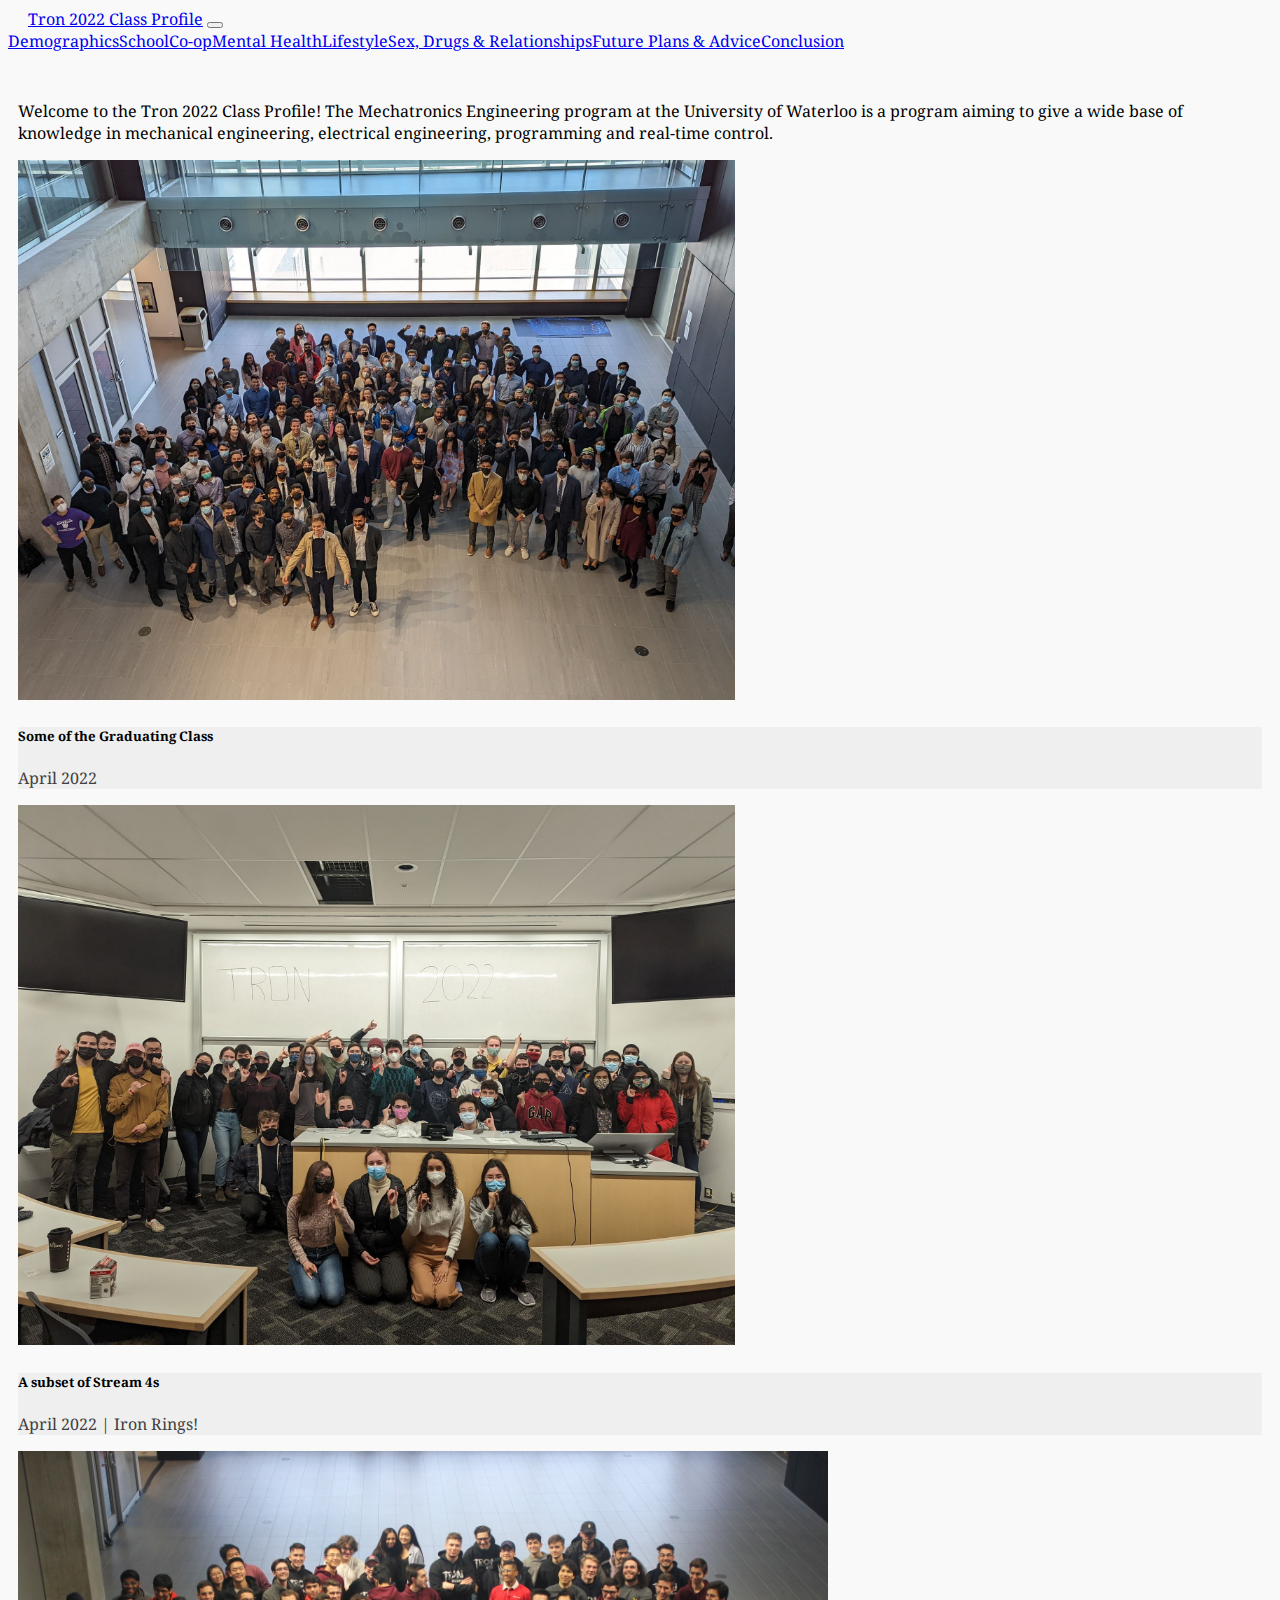
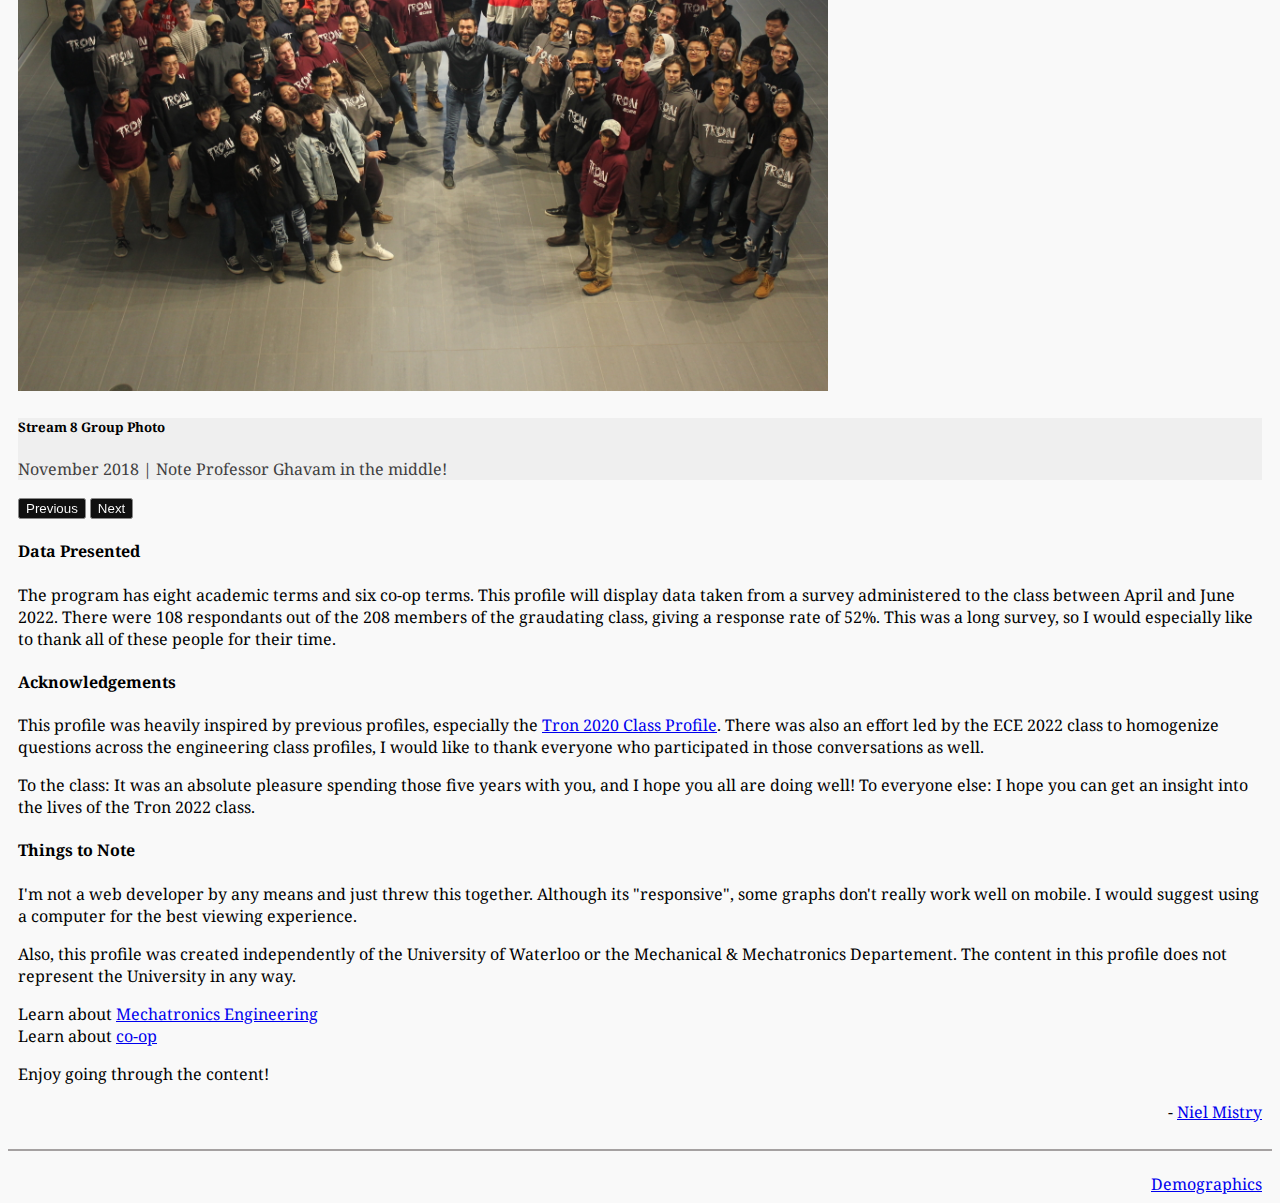
<file: index.html>
<!doctype html>
<html lang="en" data-bs-theme="light">

<head>
    <!-- Google tag (gtag.js) -->
    <script async src="https://www.googletagmanager.com/gtag/js?id=G-RNSN3MQ0Q7"></script>
    <script>
        window.dataLayer = window.dataLayer || [];
        function gtag() { dataLayer.push(arguments); }
        gtag('js', new Date());

        gtag('config', 'G-RNSN3MQ0Q7');
    </script>

    <link rel="preconnect" href="https://fonts.googleapis.com">
    <link rel="preconnect" href="https://fonts.gstatic.com" crossorigin>
    <link href="https://fonts.googleapis.com/css2?family=Noto+Serif&family=Poppins:wght@300&display=swap"
        rel="stylesheet">
    <link rel="stylesheet" href="style.css">
    <meta charset="utf-8">
    <meta name="viewport" content="width=device-width, initial-scale=1">
    <meta name="page-name" content="index">
    <title>Mechatronics Class Profile 2022</title>
    <link href=" https://cdn.jsdelivr.net/npm/bootstrap@5.3.0-alpha3/dist/css/bootstrap.min.css" rel="stylesheet"
        integrity="sha384-KK94CHFLLe+nY2dmCWGMq91rCGa5gtU4mk92HdvYe+M/SXH301p5ILy+dN9+nJOZ" crossorigin="anonymous">
</head>

<body>
    <script src="https://cdn.jsdelivr.net/npm/bootstrap@5.3.0-alpha3/dist/js/bootstrap.bundle.min.js"
        integrity="sha384-ENjdO4Dr2bkBIFxQpeoTz1HIcje39Wm4jDKdf19U8gI4ddQ3GYNS7NTKfAdVQSZe"
        crossorigin="anonymous"></script>

    <script src="plotly.min.js"></script>
    <nav class="navbar navbar-expand-lg navbar-light bg-light">
        <a class="navbar-brand" href="index.html">Tron 2022 Class Profile</a>
        <button class="navbar-toggler" type="button" data-toggle="collapse" data-target="#navbarNavAltMarkup"
            aria-controls="navbarNavAltMarkup" aria-expanded="false" aria-label="Toggle navigation">
            <span class="navbar-toggler-icon"></span>
        </button>
        <div class="collapse navbar-collapse" id="navbarNavAltMarkup">
            <div class="navbar-nav" id="topNavBar">

            </div>
        </div>
    </nav>
    <div class="container">
        <div class="alert alert-warning mobile-warning">
            View this website on desktop for the best experience!
        </div>
        <div class="row index-row border-row">
            <p class="lead">
                Welcome to the Tron 2022 Class Profile! The Mechatronics Engineering program at the University of
                Waterloo is a program aiming to give a wide base of knowledge in mechanical engineering, electrical
                engineering, programming and real-time
                control.

            </p>
            <div class="image-container row">
                <div id="photoCarousel" class="carousel slide">
                    <div class="carousel-inner">
                        <div class="carousel-item active">
                            <img src="img/mixed-class.jpg" class="d-block w-100" alt="..." class="">
                            <div class="carousel-caption">
                                <h5>Some of the Graduating Class</h5>
                                <p>April 2022</p>
                            </div>

                        </div>

                        <div class="carousel-item">
                            <img src="img/some-stream4s.jpg" class="d-block w-100" alt="..." class="">
                            <div class="carousel-caption">
                                <h5>A subset of Stream 4s</h5>
                                <p>April 2022 | Iron Rings!</p>
                            </div>

                        </div>



                        <div class="carousel-item">
                            <img src="img/IMG_3351.jpg" class="d-block w-100" alt="...">
                            <div class="carousel-caption">

                                <h5>Stream 8 Group Photo</h5>
                                <p>November 2018 | Note Professor Ghavam in the middle!</p>
                            </div>

                        </div>
                    </div>
                    <button class="carousel-control-prev" type="button" data-bs-target="#photoCarousel"
                        data-bs-slide="prev">
                        <span class="carousel-control-prev-icon" aria-hidden="true"></span>
                        <span class="visually-hidden">Previous</span>
                    </button>
                    <button class="carousel-control-next" type="button" data-bs-target="#photoCarousel"
                        data-bs-slide="next">
                        <span class="carousel-control-next-icon" aria-hidden="true"></span>
                        <span class="visually-hidden">Next</span>
                    </button>
                </div>
            </div>
            <h4>Data Presented</h4>
            <p>
                The program has eight academic terms and six co-op terms. This profile will display data taken from
                a survey administered to the class between April and June 2022. There were 108 respondants out of
                the 208 members of the graudating class, giving a response rate of 52%. This was a long survey, so I
                would especially like to thank all of these people for their time.
            </p>
            <h4>Acknowledgements</h4>
            <p>
                This profile was heavily inspired by previous profiles, especially the <a
                    href="https://tron2020classprofile.github.io">Tron 2020 Class Profile</a>.
                There was also an effort led by the ECE 2022 class to homogenize questions across the engineering
                class profiles, I would like to thank everyone who participated in those conversations as well.
            </p>
            <p>
                To the class: It was an absolute pleasure spending those five years with you, and I hope you all are
                doing well! To everyone else: I hope you can get an insight into the lives of the Tron 2022 class.
            </p>
            <h4>Things to Note</h4>
            <p>
                I'm not a web developer by any means and just threw this together. Although its "responsive", some
                graphs
                don't really work well on mobile. I would suggest using a computer for the best viewing experience.
            </p>

            <p>
                Also, this profile was created independently of the University of Waterloo or the Mechanical &
                Mechatronics Departement. The content in this profile does not represent the University in any way.
            </p>

            <p>
                Learn about <a
                    href="https://uwaterloo.ca/mechanical-mechatronics-engineering/undergraduate-students/future-students/what-is-mechatronics-engineering">Mechatronics
                    Engineering</a>
                <br>
                Learn about <a href="https://uwaterloo.ca/future-students/co-op">co-op</a>
            </p>
            <p>
                Enjoy going through the content!
            </p>
            <p align="right">- <a href="https://linkedin.com/in/niel-mistry">Niel Mistry</a></p>

        </div>
        <div class="row">
            <div class="col-4"><a href="#" id="previous-link" type="button"
                    class="btn btn-outline-secondary">Previous</a></div>
            <div class="col-4" style="text-align:center"></div>
            <div class="col-4" style="text-align: right;"><a href=" #" id="next-link" type="button"
                    class="btn btn-outline-primary">Next</a></div>

        </div>
    </div>

    </div>
    <script src="graphs.js"></script>
    <script src="https://code.jquery.com/jquery-3.2.1.slim.min.js"
        integrity="sha384-KJ3o2DKtIkvYIK3UENzmM7KCkRr/rE9/Qpg6aAZGJwFDMVNA/GpGFF93hXpG5KkN"
        crossorigin="anonymous"></script>
    <script src="https://cdn.jsdelivr.net/npm/popper.js@1.12.9/dist/umd/popper.min.js"
        integrity="sha384-ApNbgh9B+Y1QKtv3Rn7W3mgPxhU9K/ScQsAP7hUibX39j7fakFPskvXusvfa0b4Q"
        crossorigin="anonymous"></script>
    <script src="https://cdn.jsdelivr.net/npm/bootstrap@4.0.0/dist/js/bootstrap.min.js"
        integrity="sha384-JZR6Spejh4U02d8jOt6vLEHfe/JQGiRRSQQxSfFWpi1MquVdAyjUar5+76PVCmYl"
        crossorigin="anonymous"></script>
    <script>
        const myCarouselElement = document.querySelector('#carousel')

        const carousel = new bootstrap.Carousel(myCarouselElement, {
            interval: 2000,
            touch: false
        })
    </script>

    <script src="main.js"></script>
</body>

</html>
</file>
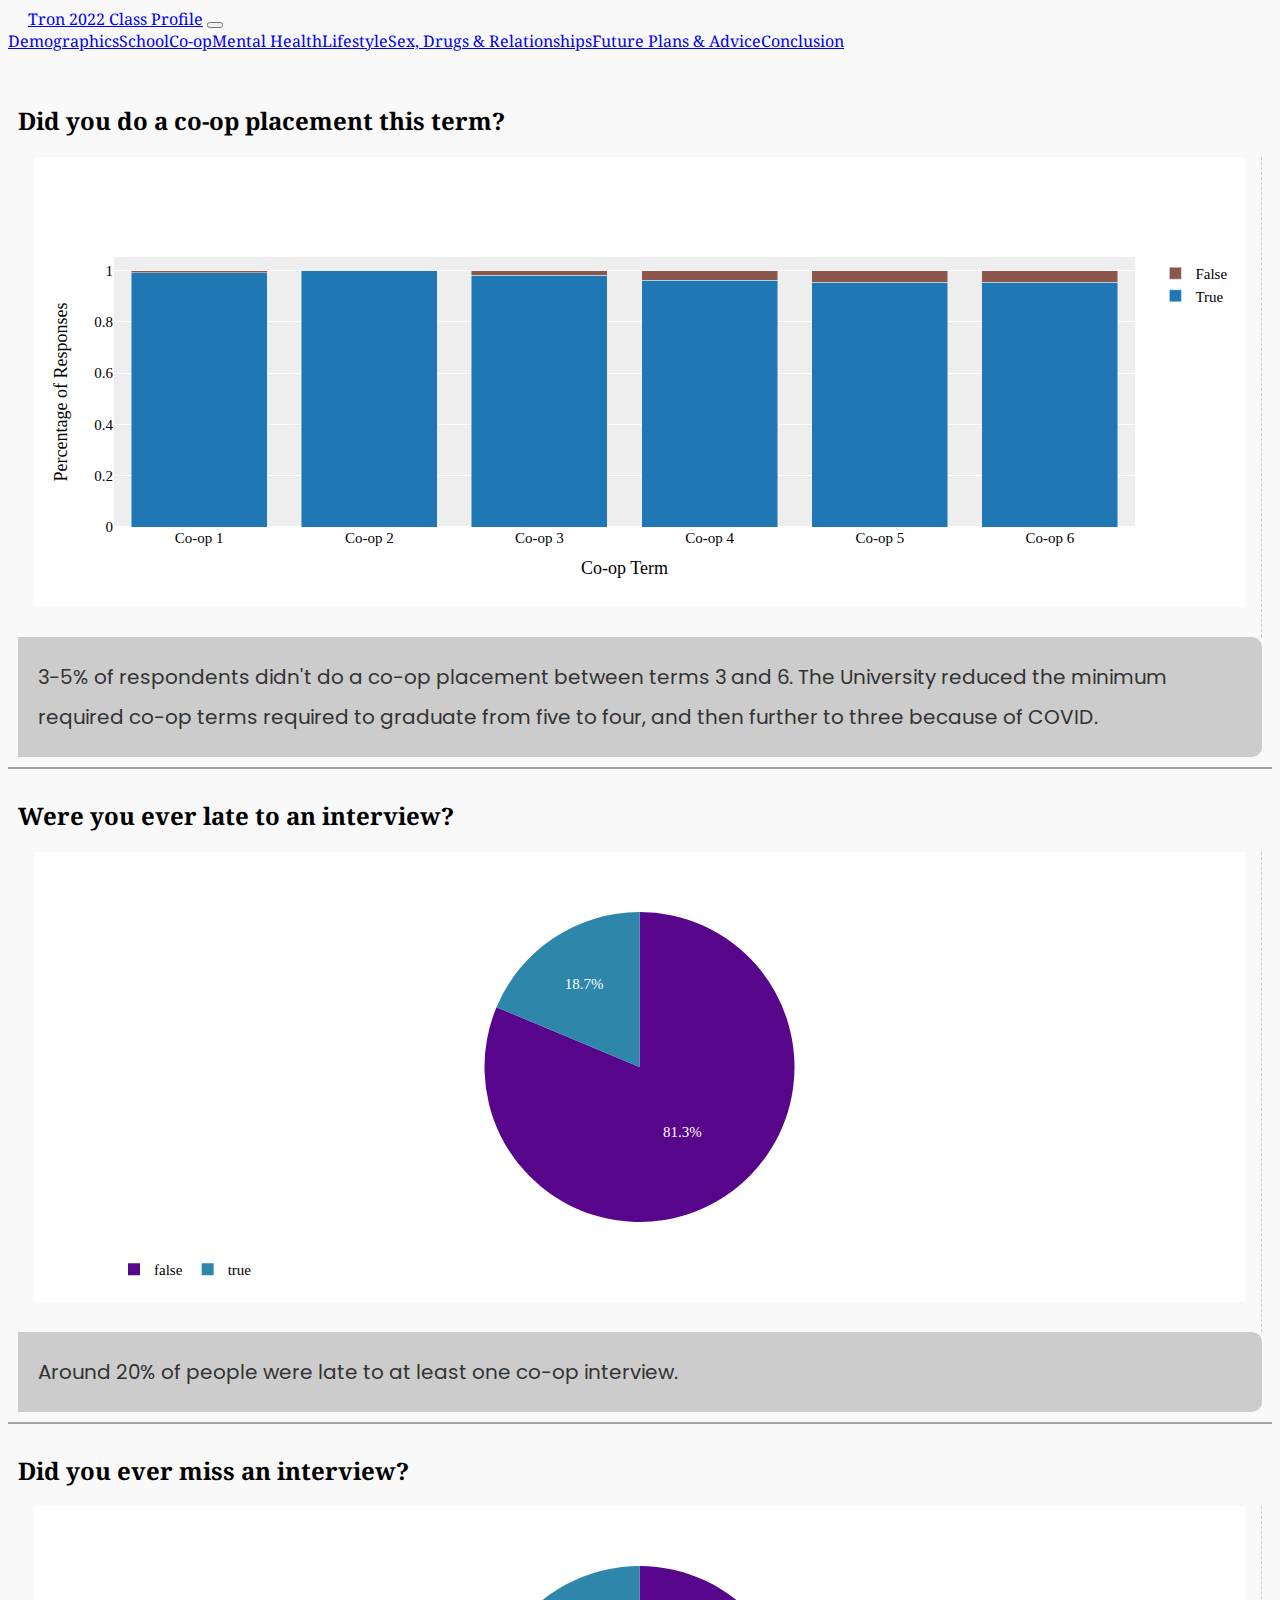
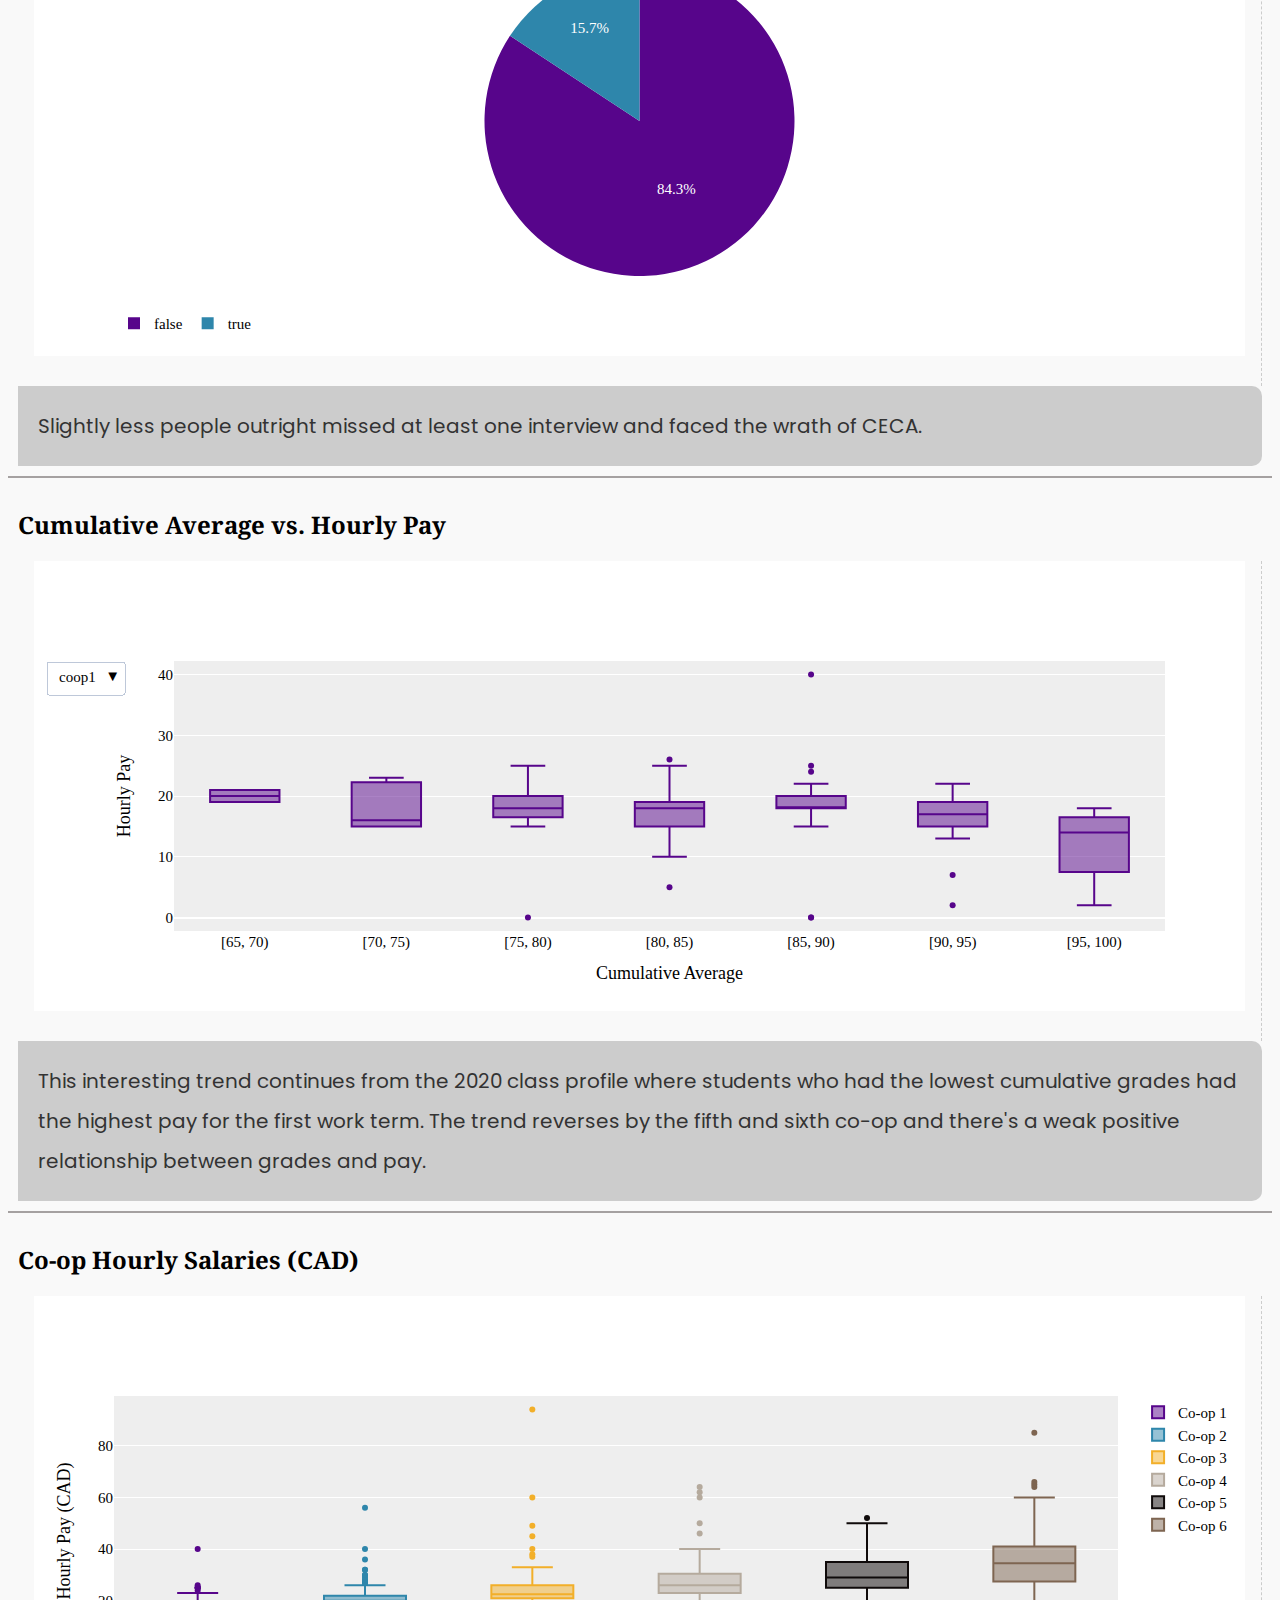
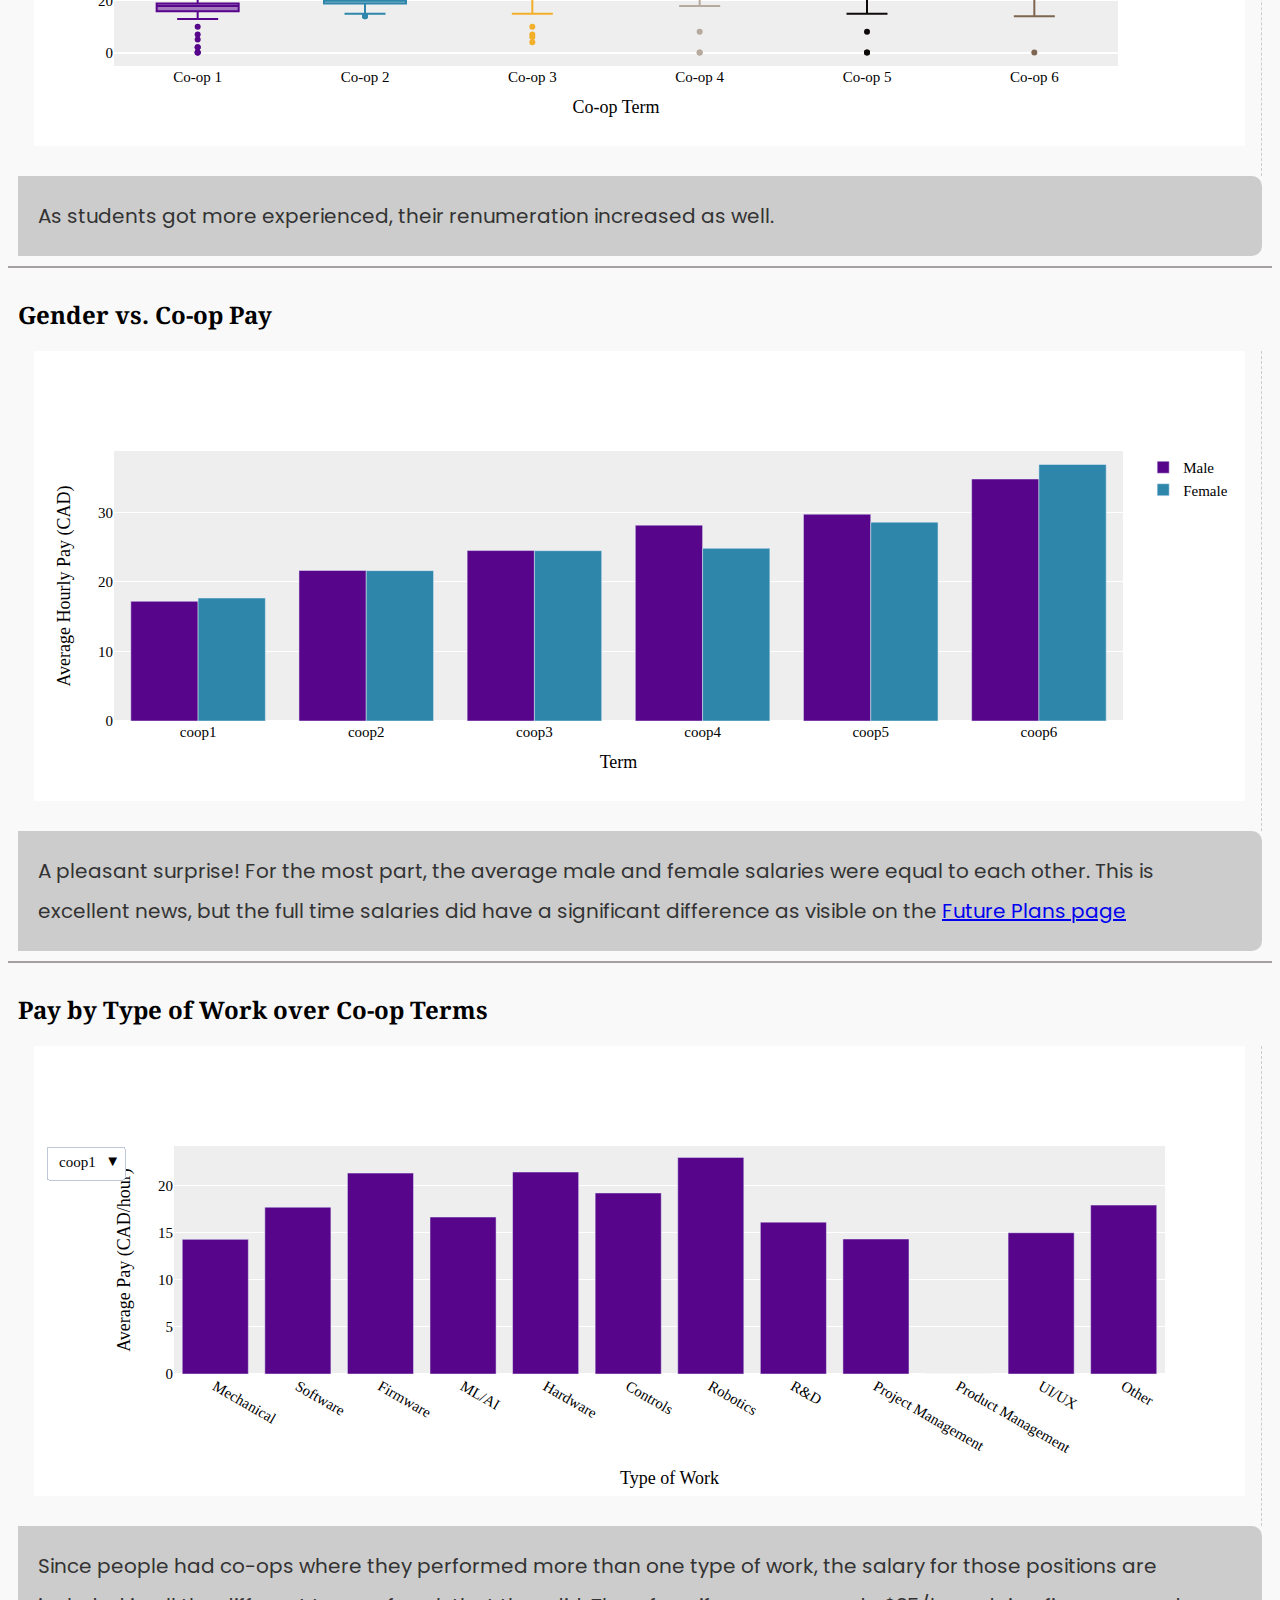
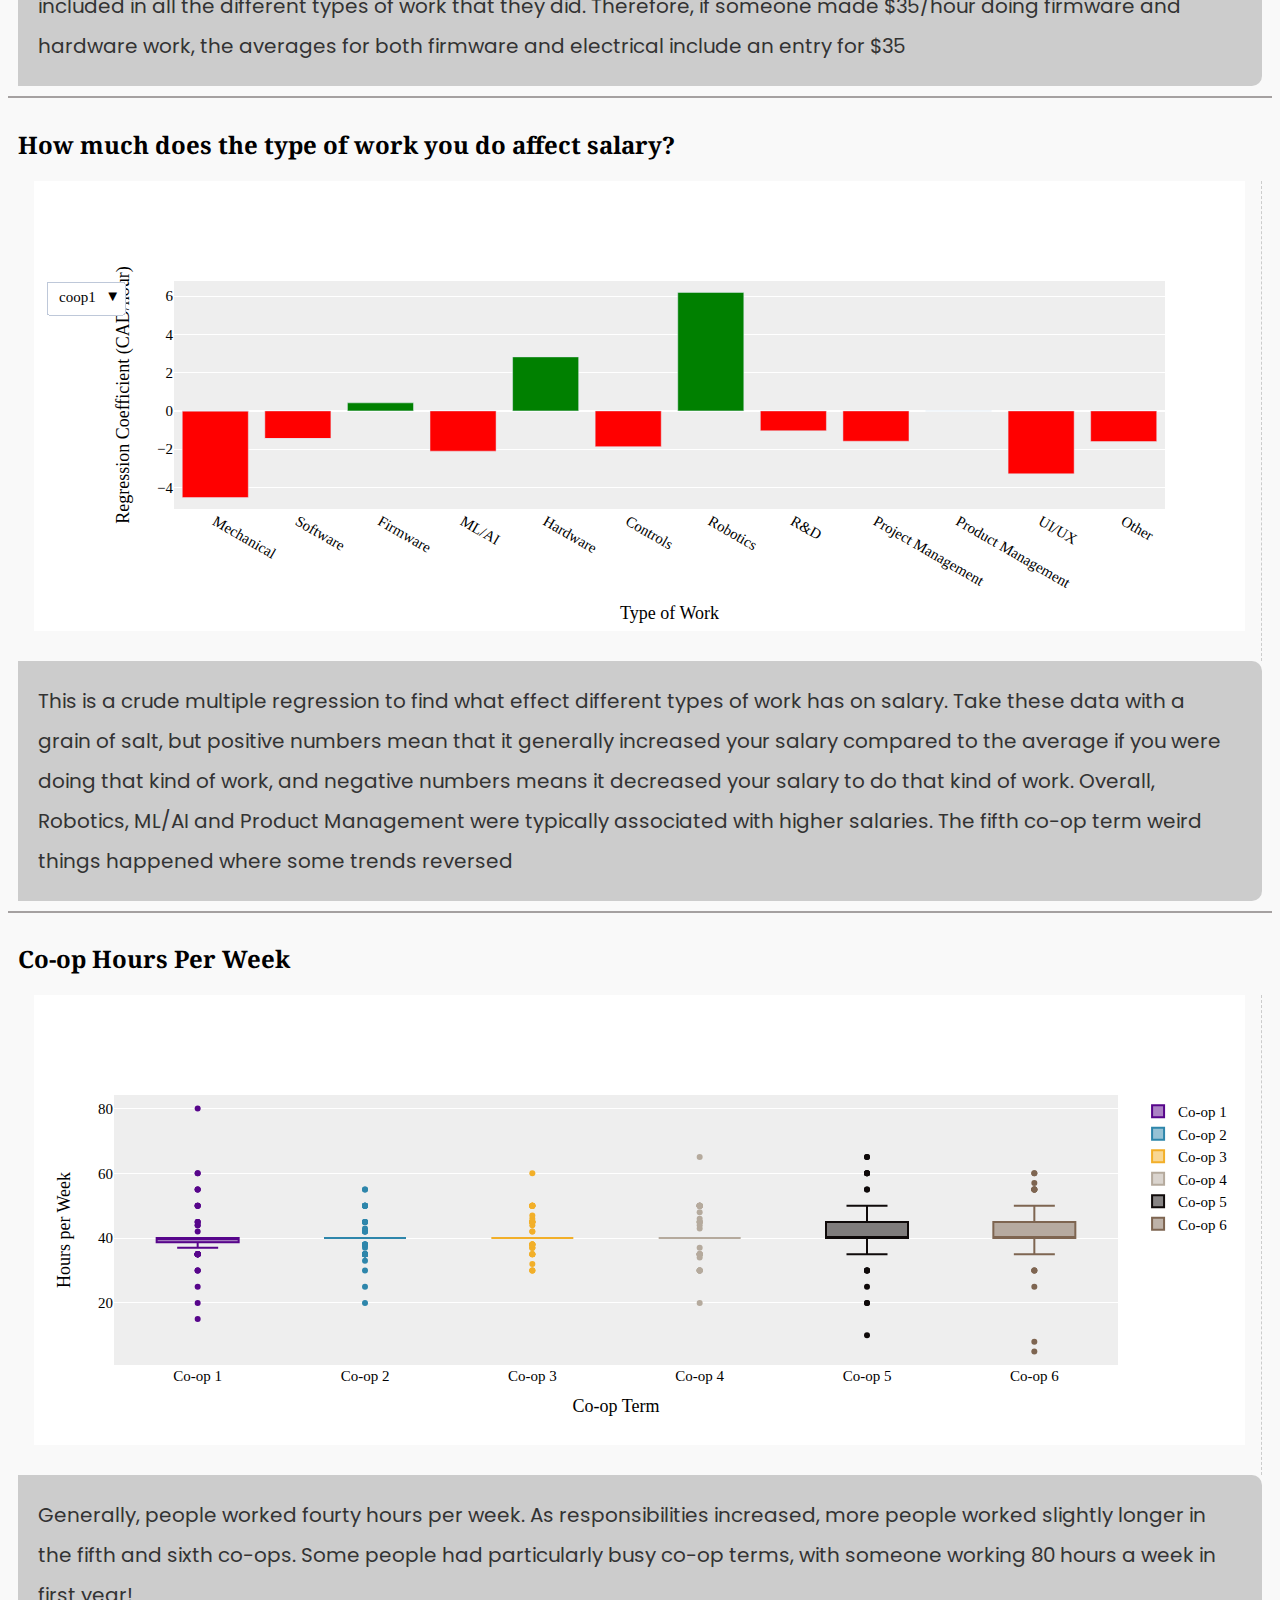
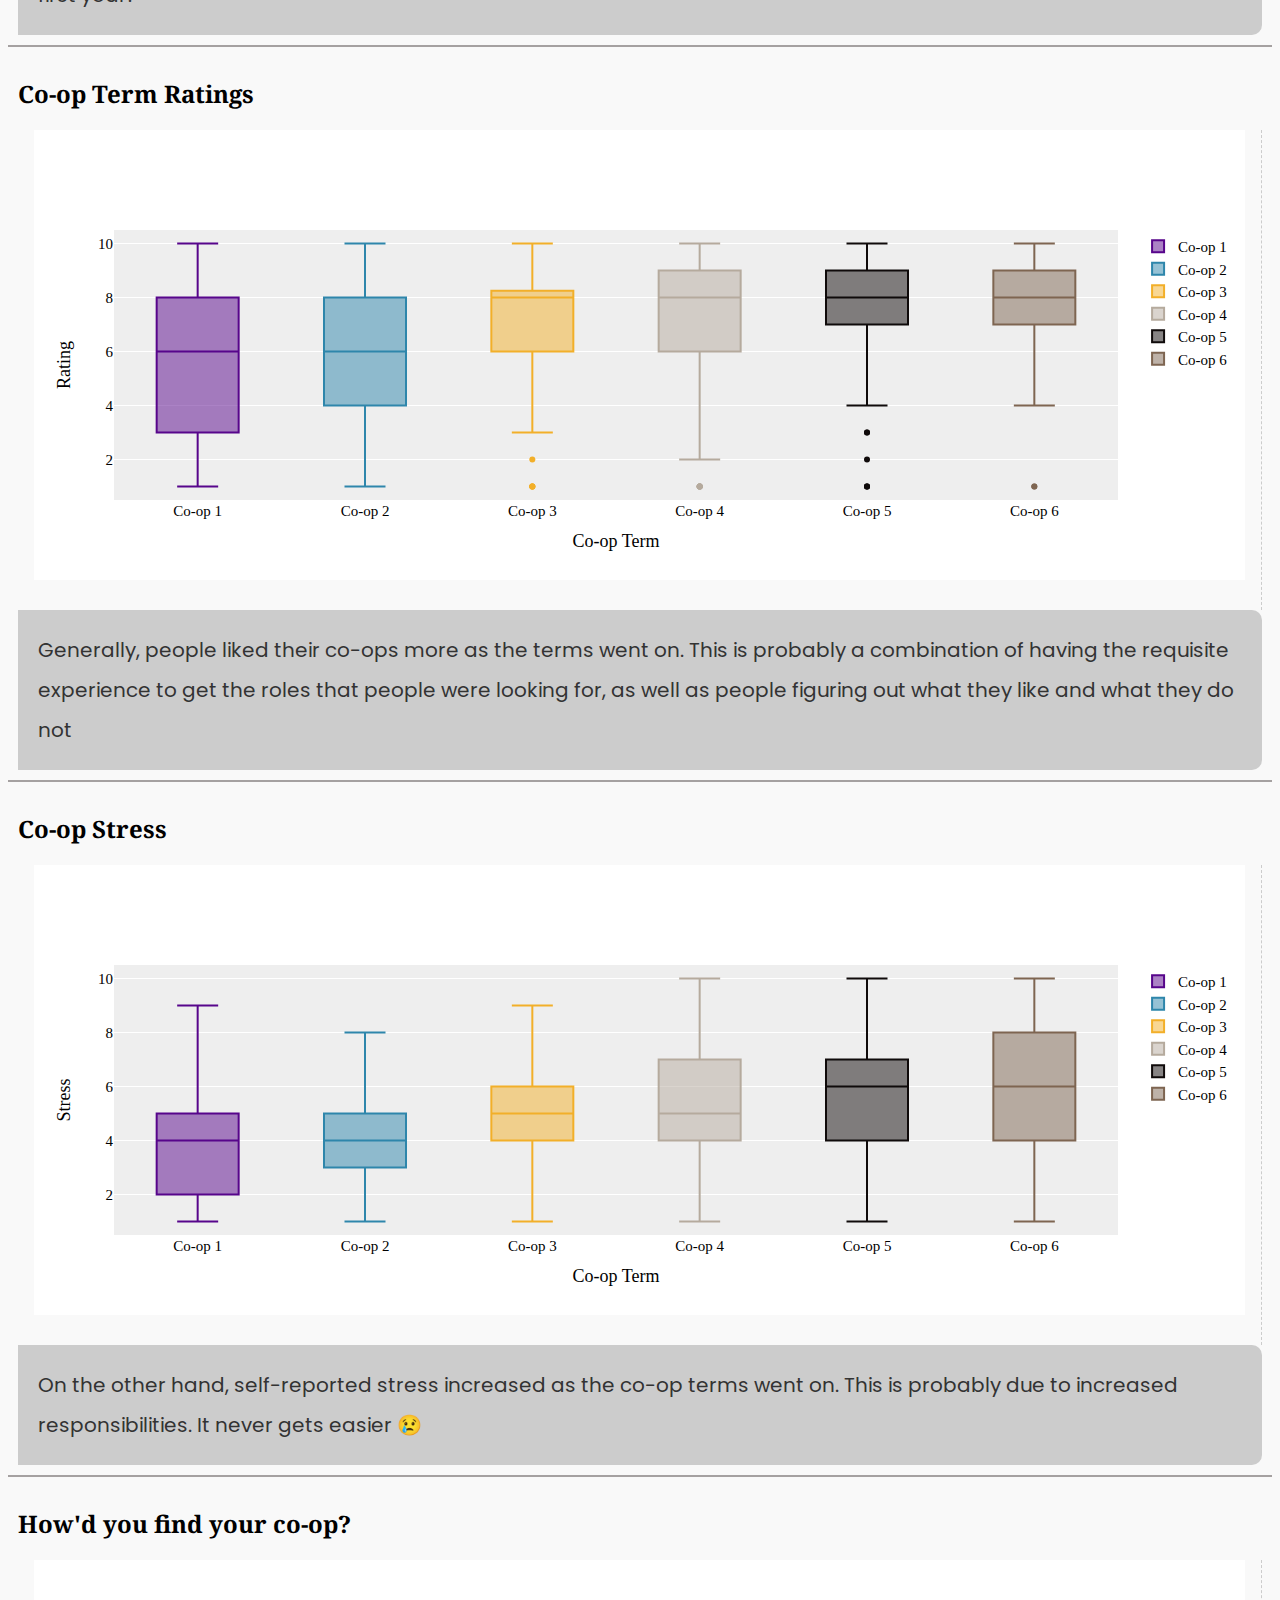
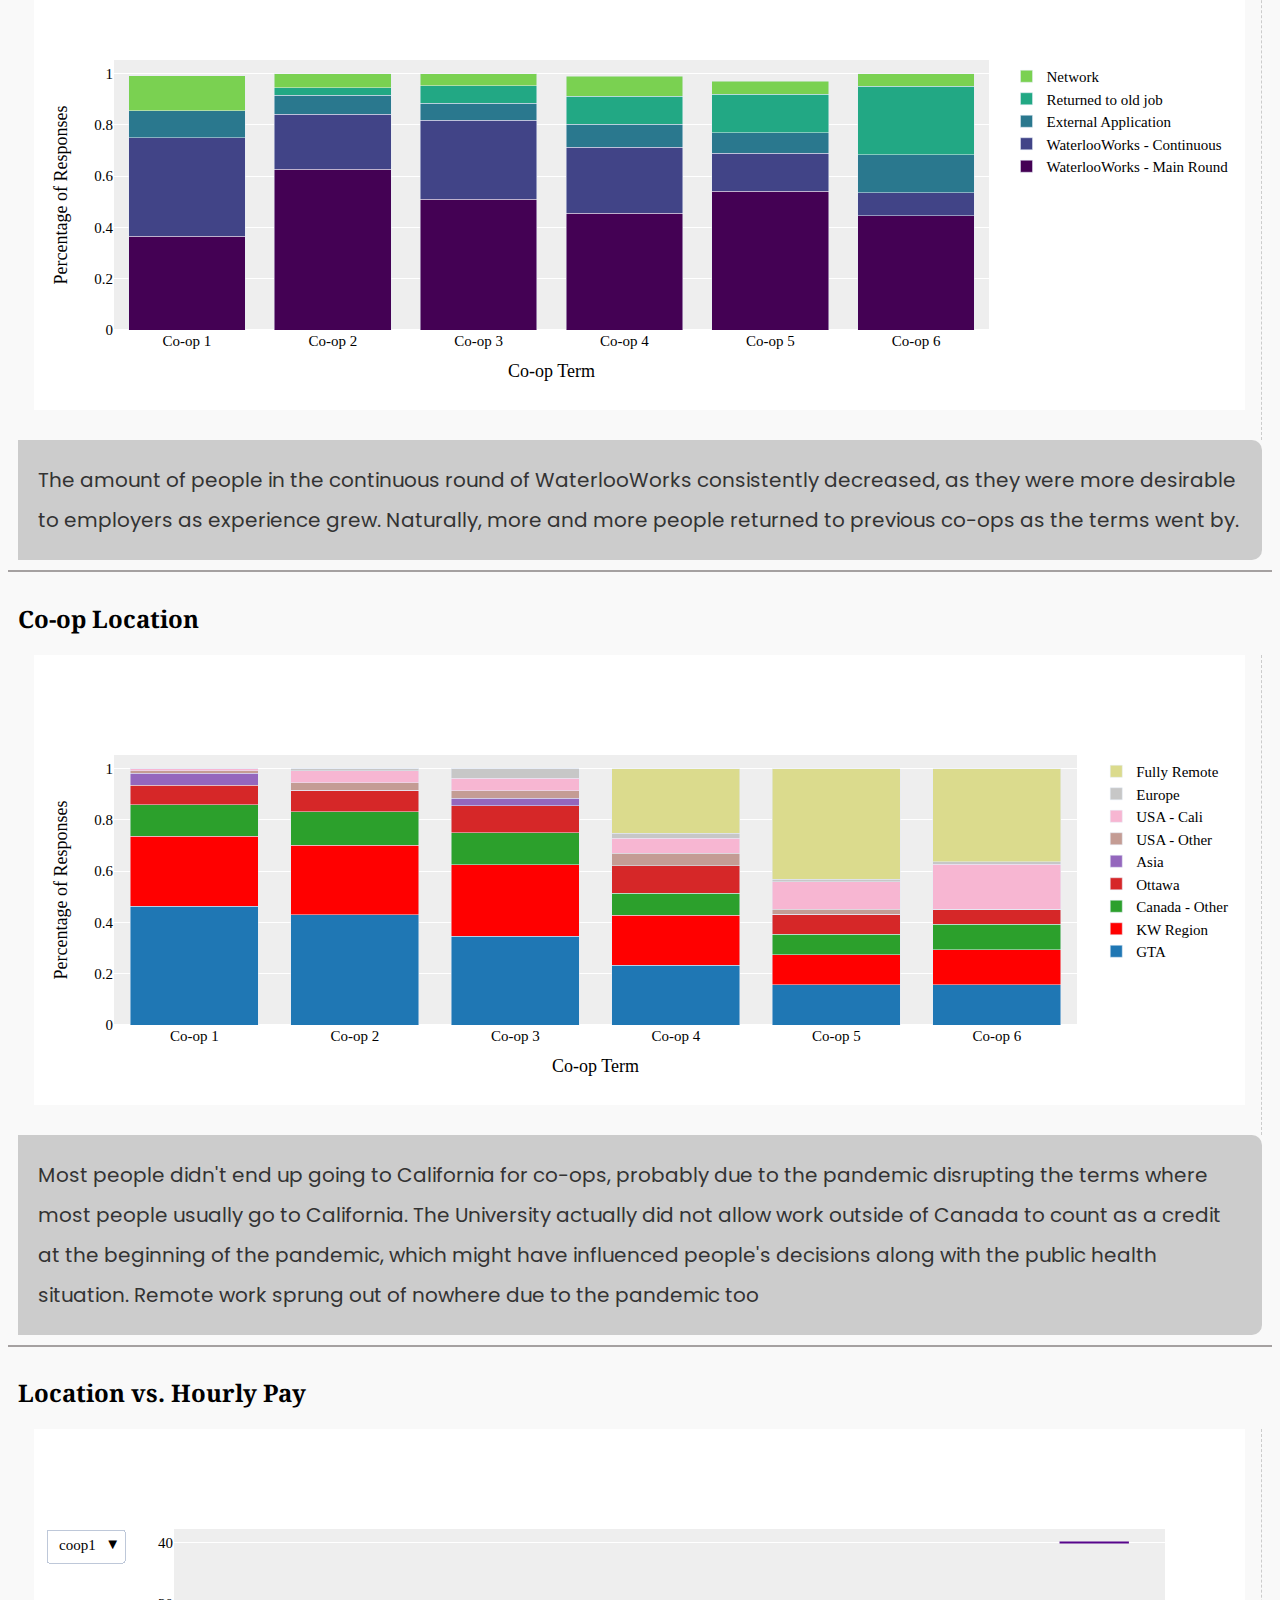
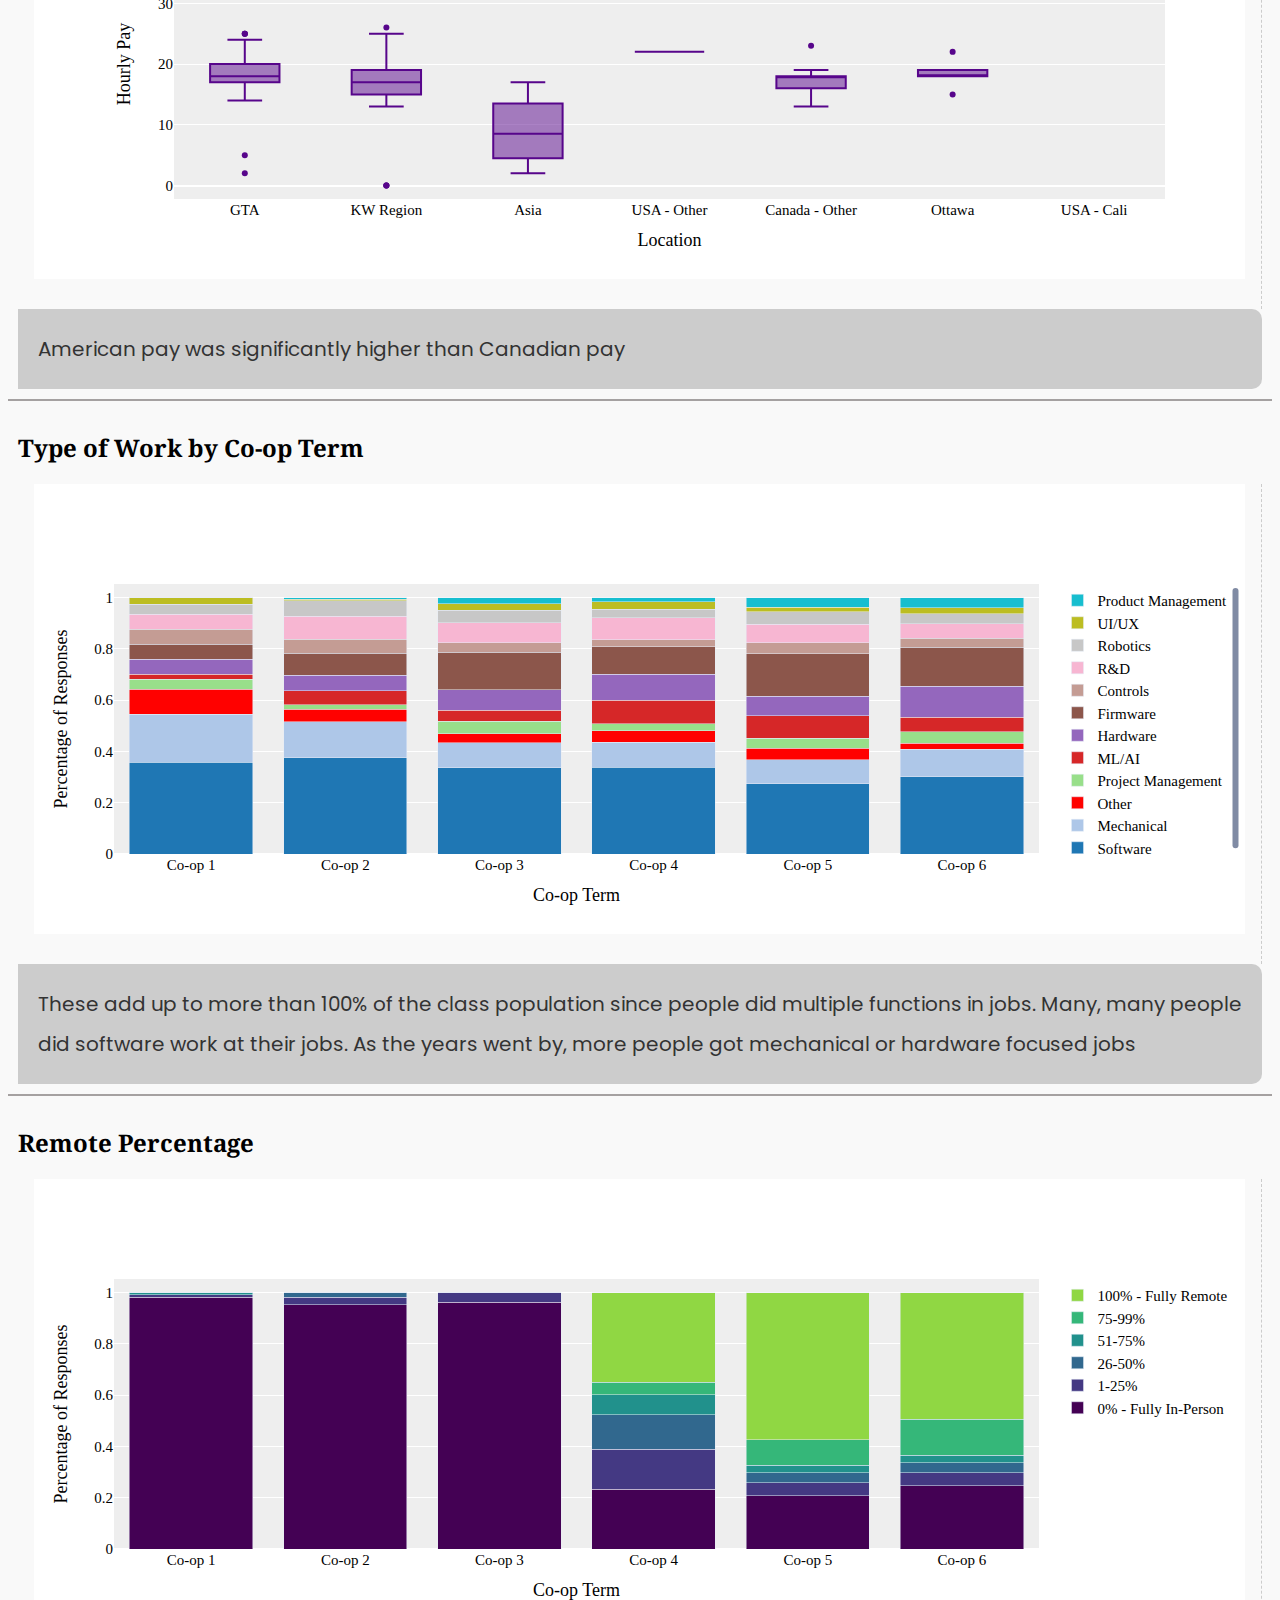
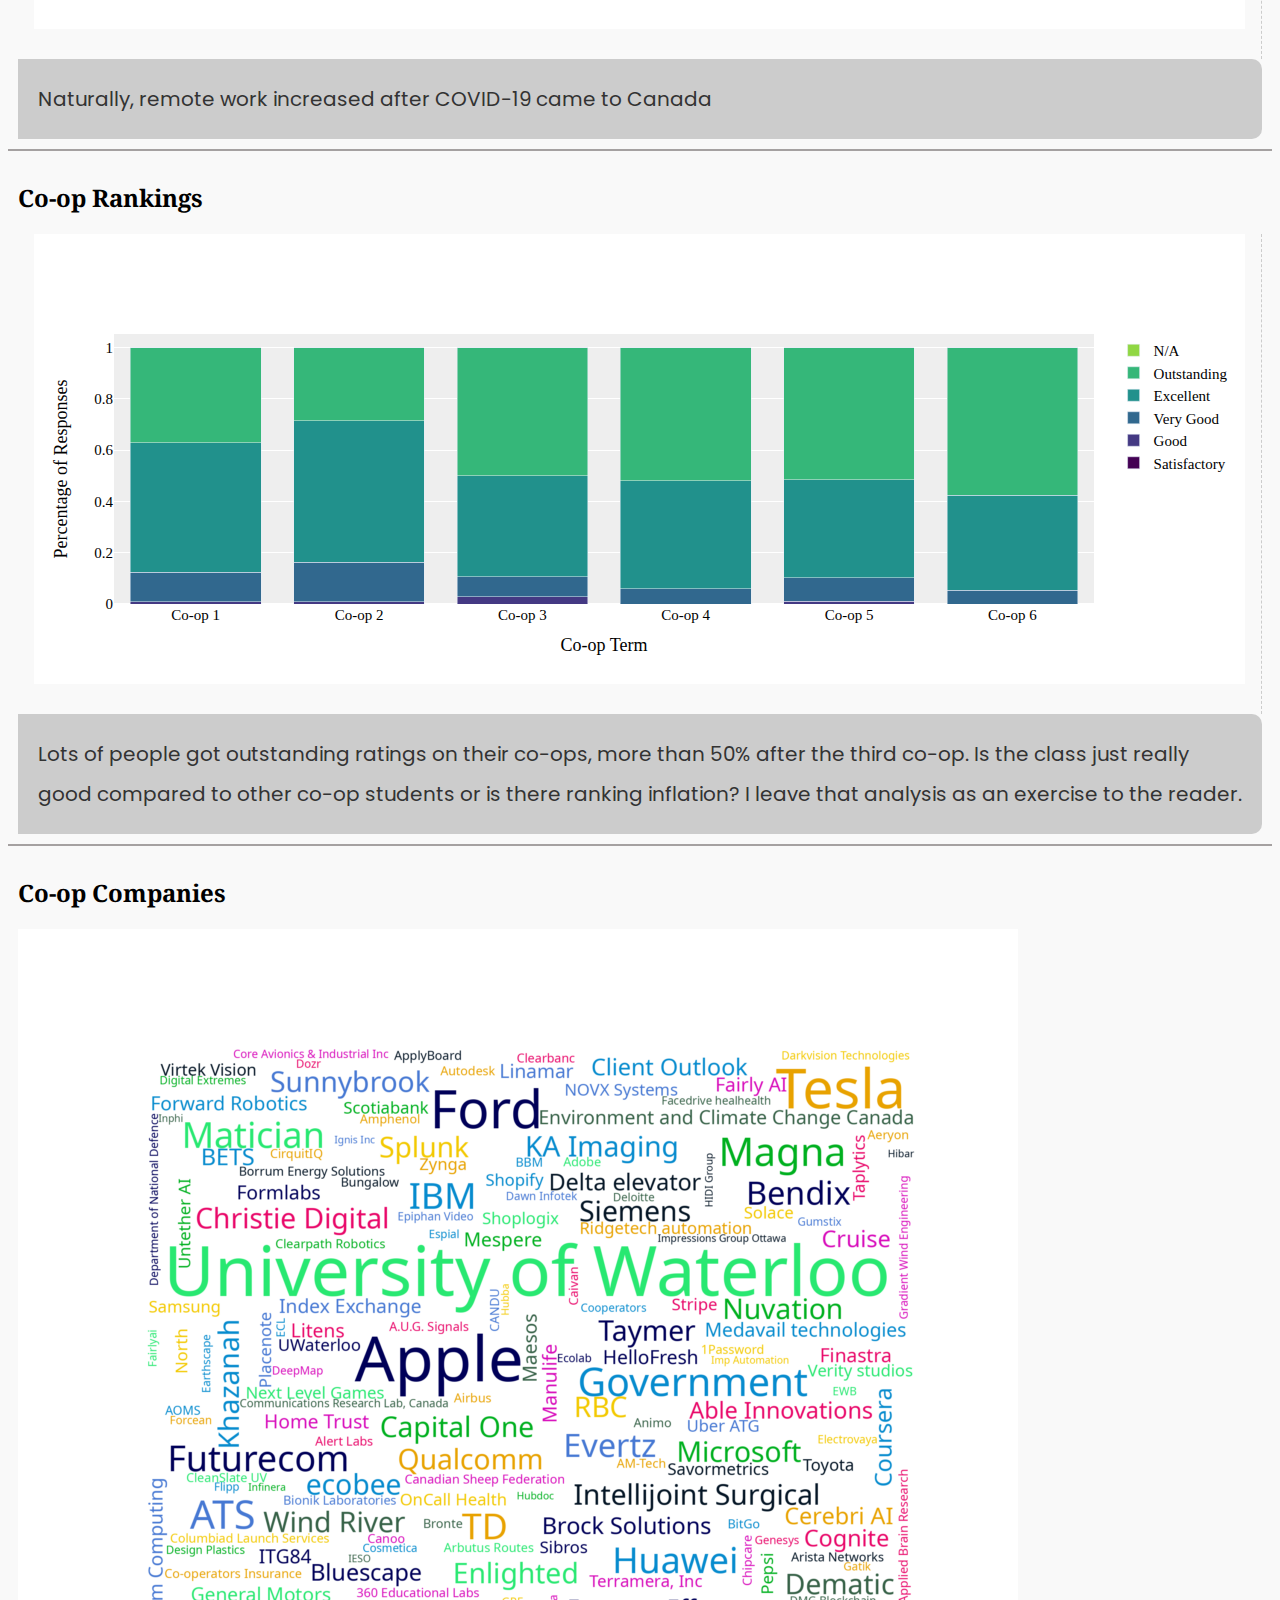
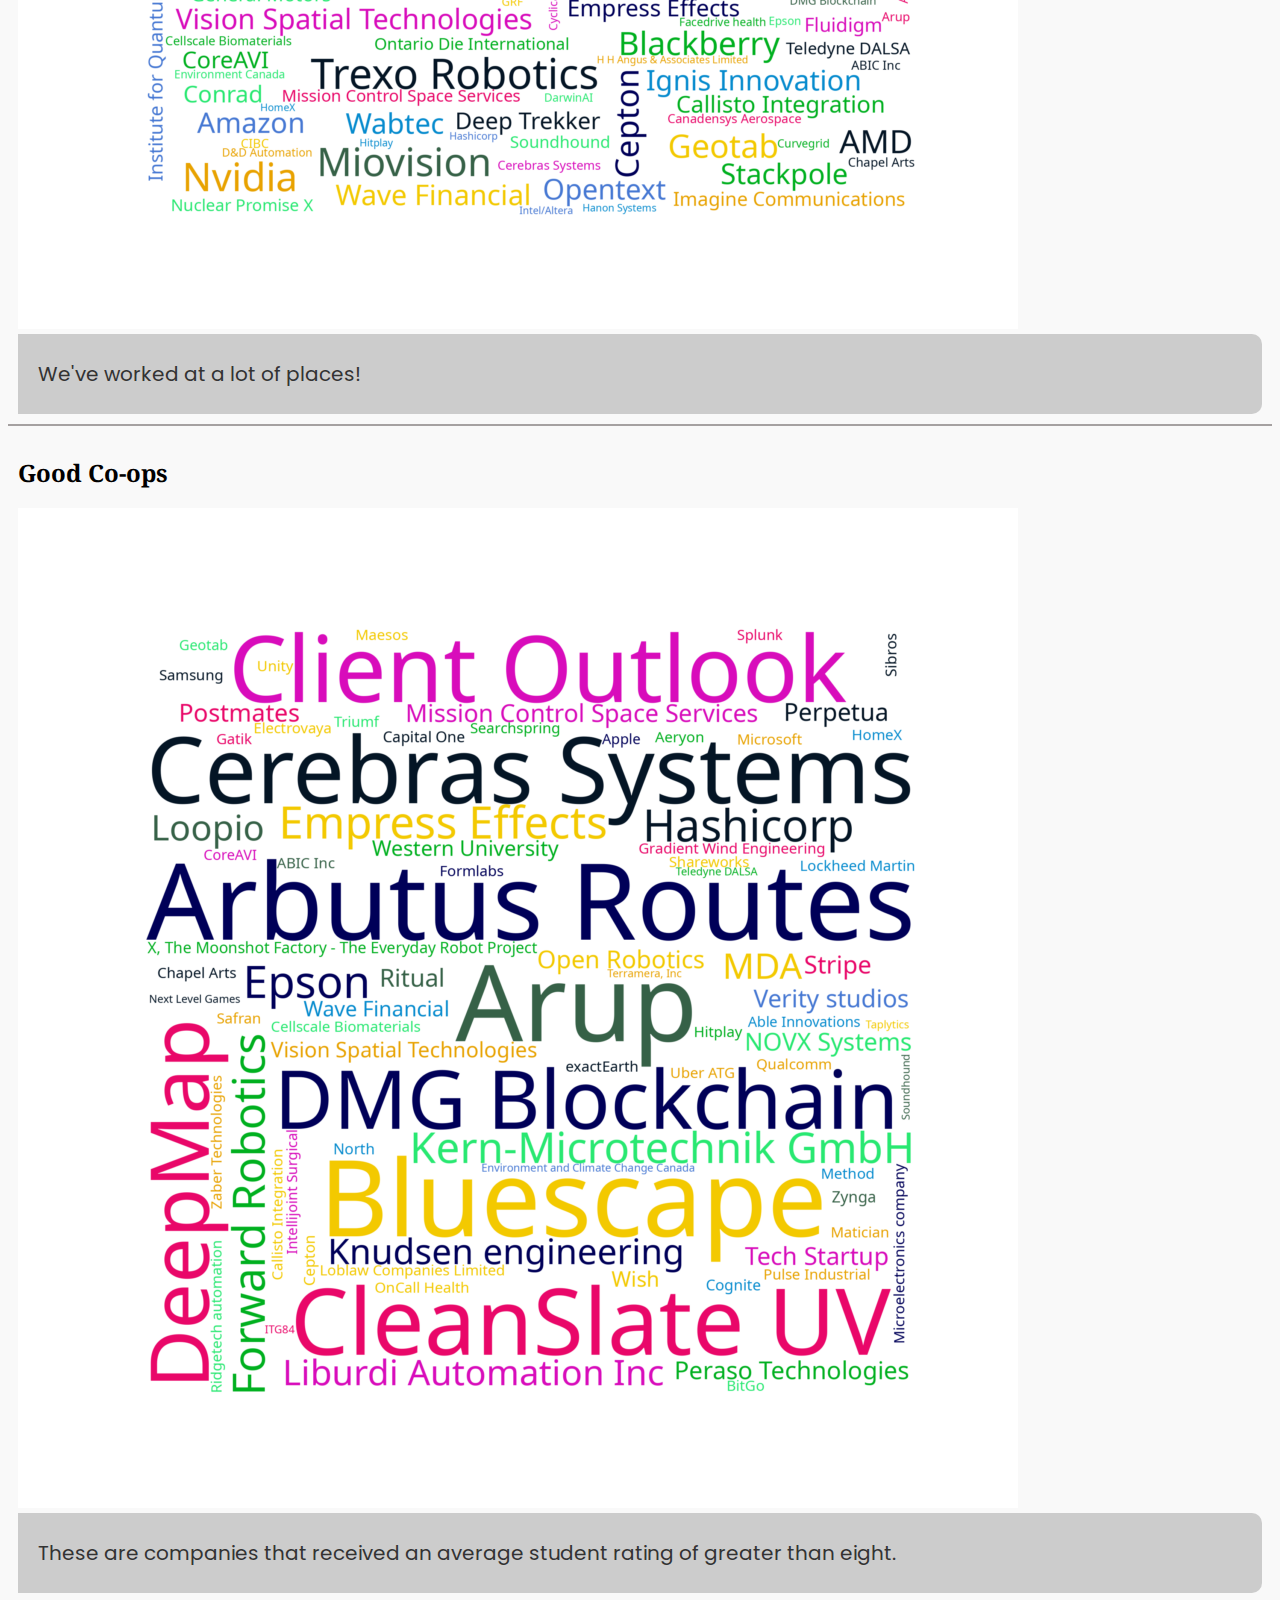
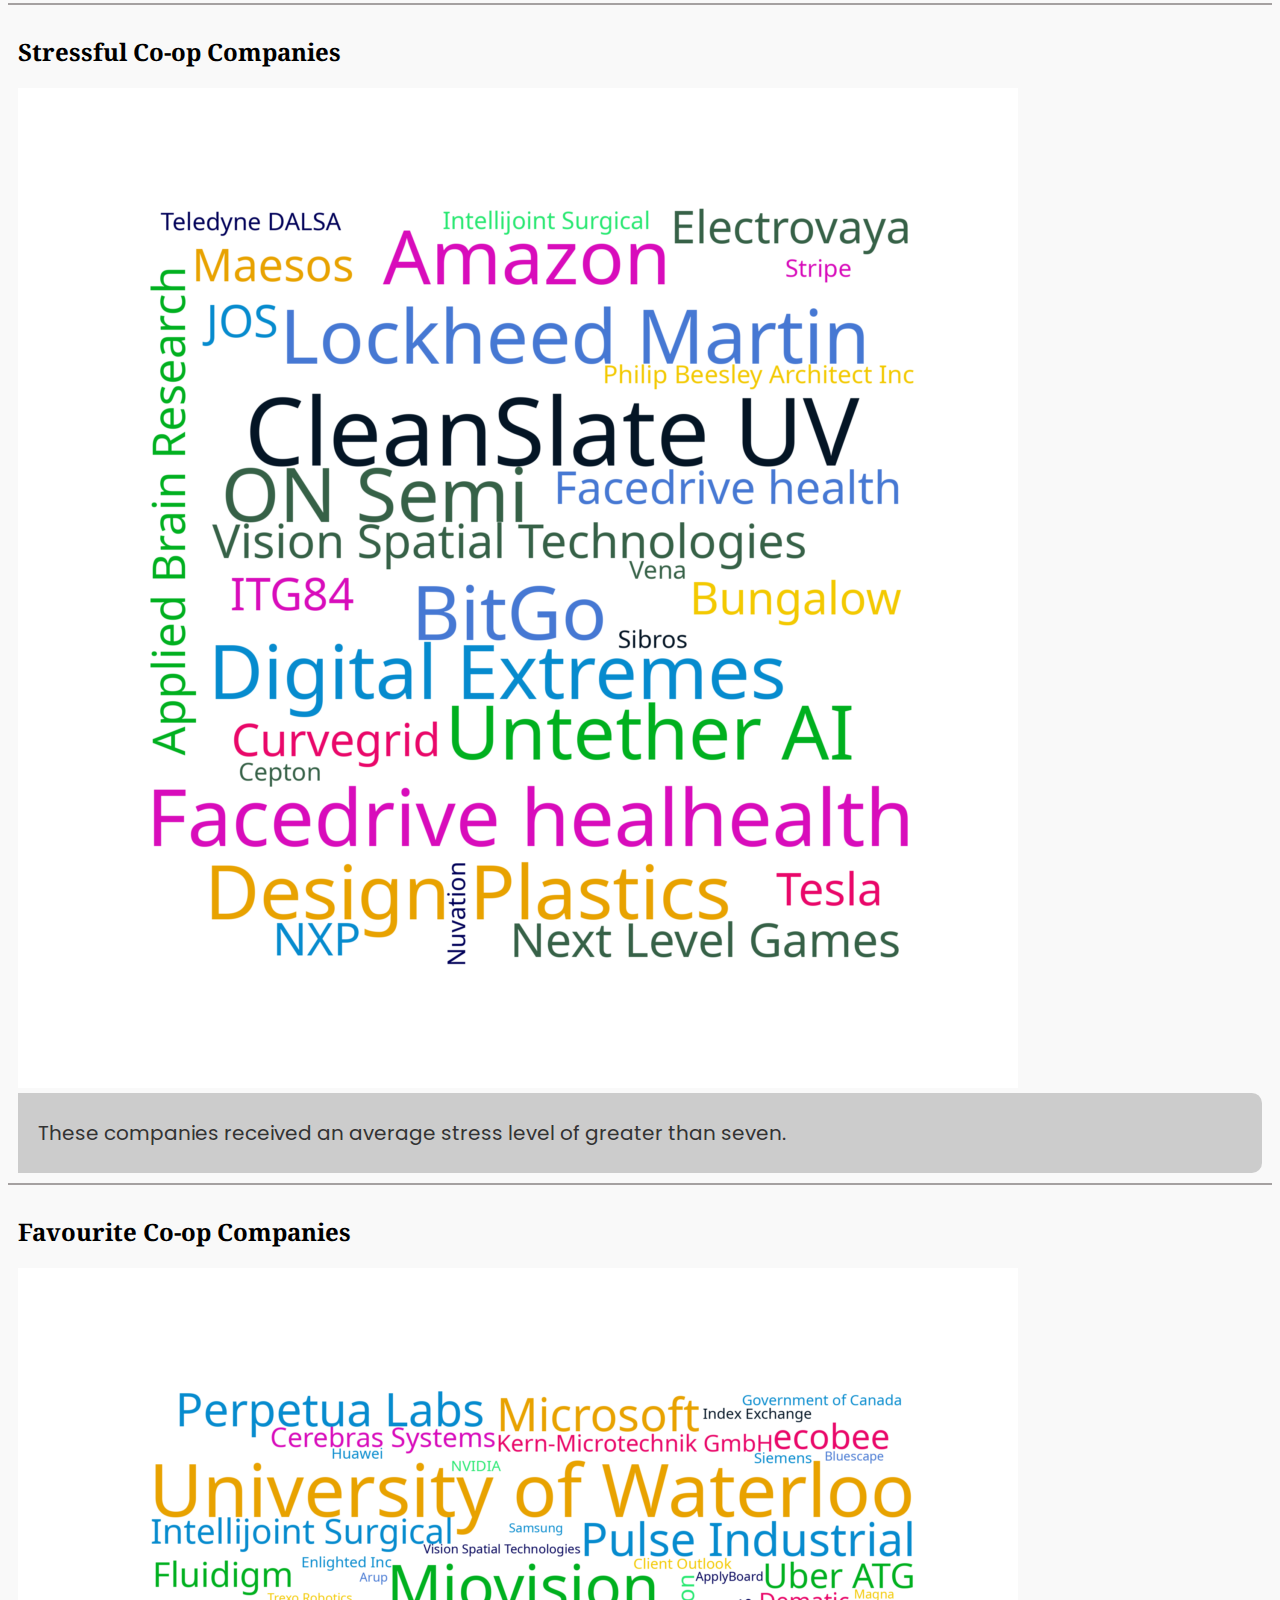
<file: co-op.html>
<!doctype html>
<html lang="en" data-bs-theme="light">

<head>
    <!-- Google tag (gtag.js) -->
    <script async src=" https://www.googletagmanager.com/gtag/js?id=G-RNSN3MQ0Q7">
    </script>
    <script>
        window.dataLayer = window.dataLayer || [];
        function gtag() { dataLayer.push(arguments); }
        gtag('js', new Date());

        gtag('config', 'G-RNSN3MQ0Q7');
    </script>

    <link rel="preconnect" href="https://fonts.googleapis.com">
    <link rel="preconnect" href="https://fonts.gstatic.com" crossorigin>
    <link href="https://fonts.googleapis.com/css2?family=Noto+Serif&family=Poppins:wght@300&display=swap"
        rel="stylesheet">
    <link rel="stylesheet" href="style.css">
    <meta charset="utf-8">
    <meta name="viewport" content="width=device-width, initial-scale=1">
    <meta name="page-name" content="co-op">
    <title>Mechatronics Class Profile 2022</title>
    <link href=" https://cdn.jsdelivr.net/npm/bootstrap@5.3.0-alpha3/dist/css/bootstrap.min.css" rel="stylesheet"
        integrity="sha384-KK94CHFLLe+nY2dmCWGMq91rCGa5gtU4mk92HdvYe+M/SXH301p5ILy+dN9+nJOZ" crossorigin="anonymous">
</head>

<body>
    <script src="https://cdn.jsdelivr.net/npm/bootstrap@5.3.0-alpha3/dist/js/bootstrap.bundle.min.js"
        integrity="sha384-ENjdO4Dr2bkBIFxQpeoTz1HIcje39Wm4jDKdf19U8gI4ddQ3GYNS7NTKfAdVQSZe"
        crossorigin="anonymous"></script>

    <script src="plotly.min.js"></script>
    <nav class="navbar navbar-expand-lg">
        <a class="navbar-brand" href="index.html">Tron 2022 Class Profile</a>
        <button class="navbar-toggler" type="button" data-toggle="collapse" data-target="#navbarNavAltMarkup"
            aria-controls="navbarNavAltMarkup" aria-expanded="false" aria-label="Toggle navigation">
            <span class="navbar-toggler-icon"></span>
        </button>
        <div class="collapse navbar-collapse" id="navbarNavAltMarkup">
            <div class="navbar-nav" id="topNavBar">


            </div>
        </div>
    </nav>

    <div class="container">
        <div class="alert alert-warning mobile-warning">
            View this website on desktop for the best experience!
        </div><div class="row border-row">
    <h2>Did you do a co-op placement this term?</h2>
    <div class="col-md-8 graph-wrapper">
        <div id="coop1__started" class="plotly-graph-div" style="height:100%; width:100%;"></div>
    </div>
    <div class="col-md-4 graph-writeup">
        3-5% of respondents didn't do a co-op placement between terms 3 and 6. The University reduced the minimum required co-op terms required to graduate from five to four, and then further to three because of COVID. 
    </div>
</div><div class="row border-row">
    <h2>Were you ever late to an interview?</h2>
    <div class="col-md-8 graph-wrapper">
        <div id="coop_lateToInterview" class="plotly-graph-div" style="height:100%; width:100%;"></div>
    </div>
    <div class="col-md-4 graph-writeup">
        Around 20% of people were late to at least one co-op interview.
    </div>
</div><div class="row border-row">
    <h2>Did you ever miss an interview?</h2>
    <div class="col-md-8 graph-wrapper">
        <div id="coop_missedInterview" class="plotly-graph-div" style="height:100%; width:100%;"></div>
    </div>
    <div class="col-md-4 graph-writeup">
        Slightly less people outright missed at least one interview and faced the wrath of CECA.
    </div>
</div><div class="row border-row">
    <h2>Cumulative Average vs. Hourly Pay</h2>
    <div class="col-md-8 graph-wrapper">
        <div id="Cumulative_Average_vs_Hourly_Pay" class="plotly-graph-div" style="height:100%; width:100%;"></div>
    </div>
    <div class="col-md-4 graph-writeup">
        This interesting trend continues from the 2020 class profile where students who had the lowest cumulative grades had the highest pay for the first work term. The trend reverses by the fifth and sixth co-op and there's a weak positive relationship between grades and pay.
    </div>
</div><div class="row border-row">
    <h2>Co-op Hourly Salaries (CAD)</h2>
    <div class="col-md-8 graph-wrapper">
        <div id="coop_hourlyPay" class="plotly-graph-div" style="height:100%; width:100%;"></div>
    </div>
    <div class="col-md-4 graph-writeup">
        As students got more experienced, their renumeration increased as well.
    </div>
</div><div class="row border-row">
    <h2>Gender vs. Co-op Pay</h2>
    <div class="col-md-8 graph-wrapper">
        <div id="gender_vs_coop_pay" class="plotly-graph-div" style="height:100%; width:100%;"></div>
    </div>
    <div class="col-md-4 graph-writeup">
        A pleasant surprise! For the most part, the average male and female salaries were equal to each other. This is excellent news, but the full time salaries did have a significant difference as visible on the <a href='future-plans.html'>Future Plans page</a>
    </div>
</div><div class="row border-row">
    <h2>Pay by Type of Work over Co-op Terms</h2>
    <div class="col-md-8 graph-wrapper">
        <div id="Average_Pay_vs._Type_of_Work_per_Co-op_Term" class="plotly-graph-div" style="height:100%; width:100%;"></div>
    </div>
    <div class="col-md-4 graph-writeup">
        Since people had co-ops where they performed more than one type of work, the salary for those positions are included in all the different types of work that they did. Therefore, if someone made $35/hour doing firmware and hardware work, the averages for both firmware and electrical include an entry for $35
    </div>
</div><div class="row border-row">
    <h2>How much does the type of work you do affect salary?</h2>
    <div class="col-md-8 graph-wrapper">
        <div id="How_much_does_each_type_of_work_affect_salary" class="plotly-graph-div" style="height:100%; width:100%;"></div>
    </div>
    <div class="col-md-4 graph-writeup">
        This is a crude multiple regression to find what effect different types of work has on salary. Take these data with a grain of salt, but positive numbers mean that it generally increased your salary compared to the average if you were doing that kind of work, and negative numbers means it decreased your salary to do that kind of work. Overall, Robotics, ML/AI and Product Management were typically associated with higher salaries. The fifth co-op term weird things happened where some trends reversed
    </div>
</div><div class="row border-row">
    <h2>Co-op Hours Per Week</h2>
    <div class="col-md-8 graph-wrapper">
        <div id="coop_hoursPerWeek" class="plotly-graph-div" style="height:100%; width:100%;"></div>
    </div>
    <div class="col-md-4 graph-writeup">
        Generally, people worked fourty hours per week. As responsibilities increased, more people worked slightly longer in the fifth and sixth co-ops. Some people had particularly busy co-op terms, with someone working 80 hours a week in first year!
    </div>
</div><div class="row border-row">
    <h2>Co-op Term Ratings</h2>
    <div class="col-md-8 graph-wrapper">
        <div id="coop_rating" class="plotly-graph-div" style="height:100%; width:100%;"></div>
    </div>
    <div class="col-md-4 graph-writeup">
        Generally, people liked their co-ops more as the terms went on. This is probably a combination of having the requisite experience to get the roles that people were looking for, as well as people figuring out what they like and what they do not
    </div>
</div><div class="row border-row">
    <h2>Co-op Stress</h2>
    <div class="col-md-8 graph-wrapper">
        <div id="coop_stress" class="plotly-graph-div" style="height:100%; width:100%;"></div>
    </div>
    <div class="col-md-4 graph-writeup">
        On the other hand, self-reported stress increased as the co-op terms went on. This is probably due to increased responsibilities. It never gets easier 😢
    </div>
</div><div class="row border-row">
    <h2>How'd you find your co-op?</h2>
    <div class="col-md-8 graph-wrapper">
        <div id="coop1__findingMethod" class="plotly-graph-div" style="height:100%; width:100%;"></div>
    </div>
    <div class="col-md-4 graph-writeup">
        The amount of people in the continuous round of WaterlooWorks consistently decreased, as they were more desirable to employers as experience grew. Naturally, more and more people returned to previous co-ops as the terms went by.
    </div>
</div><div class="row border-row">
    <h2>Co-op Location</h2>
    <div class="col-md-8 graph-wrapper">
        <div id="coop1__location" class="plotly-graph-div" style="height:100%; width:100%;"></div>
    </div>
    <div class="col-md-4 graph-writeup">
        Most people didn't end up going to California for co-ops, probably due to the pandemic disrupting the terms where most people usually go to California. The University actually did not allow work outside of Canada to count as a credit at the beginning of the pandemic, which might have influenced people's decisions along with the public health situation. Remote work sprung out of nowhere due to the pandemic too
    </div>
</div><div class="row border-row">
    <h2>Location vs. Hourly Pay</h2>
    <div class="col-md-8 graph-wrapper">
        <div id="Co-op_Location_vs._Hourly_Pay" class="plotly-graph-div" style="height:100%; width:100%;"></div>
    </div>
    <div class="col-md-4 graph-writeup">
        American pay was significantly higher than Canadian pay
    </div>
</div><div class="row border-row">
    <h2>Type of Work by Co-op Term</h2>
    <div class="col-md-8 graph-wrapper">
        <div id="coop1__typeOfWork" class="plotly-graph-div" style="height:100%; width:100%;"></div>
    </div>
    <div class="col-md-4 graph-writeup">
        These add up to more than 100% of the class population since people did multiple functions in jobs. Many, many people did software work at their jobs. As the years went by, more people got mechanical or hardware focused jobs
    </div>
</div><div class="row border-row">
    <h2>Remote Percentage</h2>
    <div class="col-md-8 graph-wrapper">
        <div id="coop1__remotePercentage" class="plotly-graph-div" style="height:100%; width:100%;"></div>
    </div>
    <div class="col-md-4 graph-writeup">
        Naturally, remote work increased after COVID-19 came to Canada
    </div>
</div><div class="row border-row">
    <h2>Co-op Rankings</h2>
    <div class="col-md-8 graph-wrapper">
        <div id="coop1__employerRanking" class="plotly-graph-div" style="height:100%; width:100%;"></div>
    </div>
    <div class="col-md-4 graph-writeup">
        Lots of people got outstanding ratings on their co-ops, more than 50% after the third co-op. Is the class just really good compared to other co-op students or is there ranking inflation? I leave that analysis as an exercise to the reader.
    </div>
</div><div class="row border-row">
    <h2>Co-op Companies</h2>
    <div class="col-md-8 ">
        <img src="img/Co-op_Companies.png" class="img-fluid ahhh"/>
    </div>
    <div class="col-md-4 graph-writeup">
        We've worked at a lot of places!
    </div>
</div><div class="row border-row">
    <h2>Good Co-ops</h2>
    <div class="col-md-8 ">
        <img src="img/Good_Co-ops.png" class="img-fluid ahhh"/>
    </div>
    <div class="col-md-4 graph-writeup">
        These are companies that received an average student rating of greater than eight.
    </div>
</div><div class="row border-row">
    <h2>Stressful Co-op Companies</h2>
    <div class="col-md-8 ">
        <img src="img/Stressful_Co-ops.png" class="img-fluid ahhh"/>
    </div>
    <div class="col-md-4 graph-writeup">
        These companies received an average stress level of greater than seven.
    </div>
</div><div class="row border-row">
    <h2>Favourite Co-op Companies</h2>
    <div class="col-md-8 ">
        <img src="img/coop_favouriteOrg_wc.png" class="img-fluid ahhh"/>
    </div>
    <div class="col-md-4 graph-writeup">
        Respondants were asked what their favourite co-op company was. Apple was the overwhelming favourite with 6 different people noting that it was their favourite co-op. Tesla and the University of Waterloo were silver and bronze.
    </div>
</div><div class="row border-row">
    <h2>Overall Rating of Co-op</h2>
    <div class="col-md-8 graph-wrapper">
        <div id="coop_overallRating" class="plotly-graph-div" style="height:100%; width:100%;"></div>
    </div>
    <div class="col-md-4 graph-writeup">
        Most people had a favourable impression of co-op. Given the $$, the experience and the break from school this is not surprising!
    </div>
</div><div class="row border-row">
    <h2>Relevancy of Co-op</h2>
    <div class="col-md-8 graph-wrapper">
        <div id="coop_relevancy" class="plotly-graph-div" style="height:100%; width:100%;"></div>
    </div>
    <div class="col-md-4 graph-writeup">
        The overwhelming majority of people found the experiences they had in co-op relevant to their career
    </div>
</div><div class="row border-row">
    <h2>Highlights of Co-op</h2>
    <div class="col-md-8 graph-wrapper">
        <div class="quote">
    <p>Crashing a $250,000 robot into a $200,000 robot and causing $75,000 in damage</p>
</div><div class="quote">
    <p>Working on stuff that actually reaches customers in the real world</p>
</div><div class="quote">
    <p>Broke a $3000 calibration device</p>
</div><div class="quote">
    <p>Being able to make real impact(ex. new features/functionality, creating new products, bringup work etc) into products that actually get released to the public. Also being able to work with products years before they become public knowledge.</p>
</div><div class="quote">
    <p>Visiting Chernobyl ☢️</p>
</div><div class="quote">
    <p>Diversity of experiences is so valuable</p>
</div><div class="quote">
    <p>Getting paid 🤑</p>
</div><div class="quote">
    <p>Traveling</p>
</div><div class="quote">
    <p>Learning what I like, and what I hate</p>
</div>
    </div>
    <div class="col-md-4 graph-writeup">
        We had a lot of highlights from co-op! For some people it was the joy of working on relevant relevant things, the diversity of experiences or the travel opportunities that it brought. Also, breaking stuff as a co-op can be quite exhilirating
    </div>
</div><div class="row">
    <div class="col-4"><a href="#" id="previous-link" type="button" class="btn btn-outline-secondary">Previous</a></div>
    <div class="col-4 patch-container" style="text-align:center">Patch: <span class="patch">8c8b209
</span></div>
    <div class="col-4" style="text-align: right;"><a href=" #" id="next-link" type="button"
            class="btn btn-outline-primary">Next</a></div>

</div>
</div>

</div>
<script src="graphs.js"></script>
<script src="https://code.jquery.com/jquery-3.2.1.slim.min.js"
    integrity="sha384-KJ3o2DKtIkvYIK3UENzmM7KCkRr/rE9/Qpg6aAZGJwFDMVNA/GpGFF93hXpG5KkN"
    crossorigin="anonymous"></script>
<script src="https://cdn.jsdelivr.net/npm/popper.js@1.12.9/dist/umd/popper.min.js"
    integrity="sha384-ApNbgh9B+Y1QKtv3Rn7W3mgPxhU9K/ScQsAP7hUibX39j7fakFPskvXusvfa0b4Q"
    crossorigin="anonymous"></script>
<script src="https://cdn.jsdelivr.net/npm/bootstrap@4.0.0/dist/js/bootstrap.min.js"
    integrity="sha384-JZR6Spejh4U02d8jOt6vLEHfe/JQGiRRSQQxSfFWpi1MquVdAyjUar5+76PVCmYl"
    crossorigin="anonymous"></script>

<script src="main.js"></script>


</body>

</html>
</file>
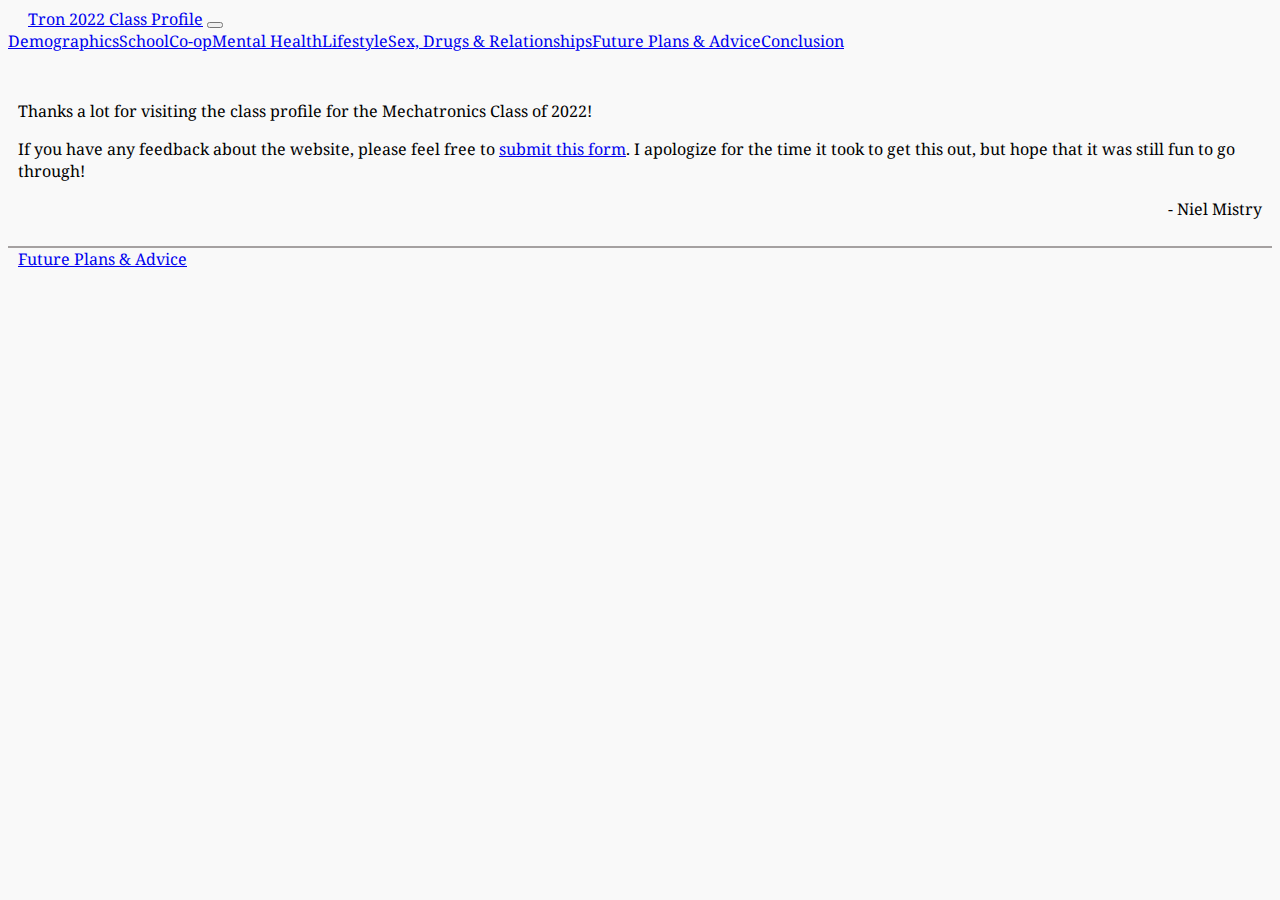
<file: conclusion.html>
<!doctype html>
<html lang="en" data-bs-theme="light">

<head>
    <!-- Google tag (gtag.js) -->
    <script async src="https://www.googletagmanager.com/gtag/js?id=G-RNSN3MQ0Q7"></script>
    <script>
        window.dataLayer = window.dataLayer || [];
        function gtag() { dataLayer.push(arguments); }
        gtag('js', new Date());

        gtag('config', 'G-RNSN3MQ0Q7');
    </script>

    <link rel="preconnect" href="https://fonts.googleapis.com">
    <link rel="preconnect" href="https://fonts.gstatic.com" crossorigin>
    <link href="https://fonts.googleapis.com/css2?family=Noto+Serif&family=Poppins:wght@300&display=swap"
        rel="stylesheet">
    <link rel="stylesheet" href="style.css">
    <meta charset="utf-8">
    <meta name="viewport" content="width=device-width, initial-scale=1">
    <meta name="page-name" content="conclusion">
    <title>Mechatronics Class Profile 2022</title>
    <link href=" https://cdn.jsdelivr.net/npm/bootstrap@5.3.0-alpha3/dist/css/bootstrap.min.css" rel="stylesheet"
        integrity="sha384-KK94CHFLLe+nY2dmCWGMq91rCGa5gtU4mk92HdvYe+M/SXH301p5ILy+dN9+nJOZ" crossorigin="anonymous">
</head>

<body>
    <script src="https://cdn.jsdelivr.net/npm/bootstrap@5.3.0-alpha3/dist/js/bootstrap.bundle.min.js"
        integrity="sha384-ENjdO4Dr2bkBIFxQpeoTz1HIcje39Wm4jDKdf19U8gI4ddQ3GYNS7NTKfAdVQSZe"
        crossorigin="anonymous"></script>

    <script src="plotly.min.js"></script>
    <nav class="navbar navbar-expand-lg navbar-light bg-light">
        <a class="navbar-brand" href="index.html">Tron 2022 Class Profile</a>
        <button class="navbar-toggler" type="button" data-toggle="collapse" data-target="#navbarNavAltMarkup"
            aria-controls="navbarNavAltMarkup" aria-expanded="false" aria-label="Toggle navigation">
            <span class="navbar-toggler-icon"></span>
        </button>
        <div class="collapse navbar-collapse" id="navbarNavAltMarkup">
            <div class="navbar-nav" id="topNavBar">

            </div>
        </div>
    </nav>
    <div class="container">
        <div class="alert alert-warning mobile-warning">
            View this website on desktop for the best experience!
        </div>
        <div class="row index-row border-row">
            <p class="lead">
                Thanks a lot for visiting the class profile for the Mechatronics Class of 2022!

            </p>
            <p>
                If you have any feedback about the website, please feel free to <a
                    href="https://forms.gle/NfkNxMrQWs8299RDA">submit this form</a>. I apologize for the time it took to
                get this out, but hope that it was still fun to go through!
            </p>
            <p align="right">- Niel Mistry</p>

        </div>
        <div class="row">
            <div class="col-4"><a href="#" id="previous-link" type="button"
                    class="btn btn-outline-secondary">Previous</a></div>
            <div class="col-4" style="text-align:center"></div>
            <div class="col-4" style="text-align: right;"><a href=" #" id="next-link" type="button"
                    class="btn btn-outline-primary">Next</a></div>

        </div>
    </div>

    </div>
    <script src="graphs.js"></script>
    <script src="https://code.jquery.com/jquery-3.2.1.slim.min.js"
        integrity="sha384-KJ3o2DKtIkvYIK3UENzmM7KCkRr/rE9/Qpg6aAZGJwFDMVNA/GpGFF93hXpG5KkN"
        crossorigin="anonymous"></script>
    <script src="https://cdn.jsdelivr.net/npm/popper.js@1.12.9/dist/umd/popper.min.js"
        integrity="sha384-ApNbgh9B+Y1QKtv3Rn7W3mgPxhU9K/ScQsAP7hUibX39j7fakFPskvXusvfa0b4Q"
        crossorigin="anonymous"></script>
    <script src="https://cdn.jsdelivr.net/npm/bootstrap@4.0.0/dist/js/bootstrap.min.js"
        integrity="sha384-JZR6Spejh4U02d8jOt6vLEHfe/JQGiRRSQQxSfFWpi1MquVdAyjUar5+76PVCmYl"
        crossorigin="anonymous"></script>
    <script>
        const myCarouselElement = document.querySelector('#carousel')

        const carousel = new bootstrap.Carousel(myCarouselElement, {
            interval: 2000,
            touch: false
        })
    </script>

    <script src="main.js"></script>
</body>

</html>
</file>
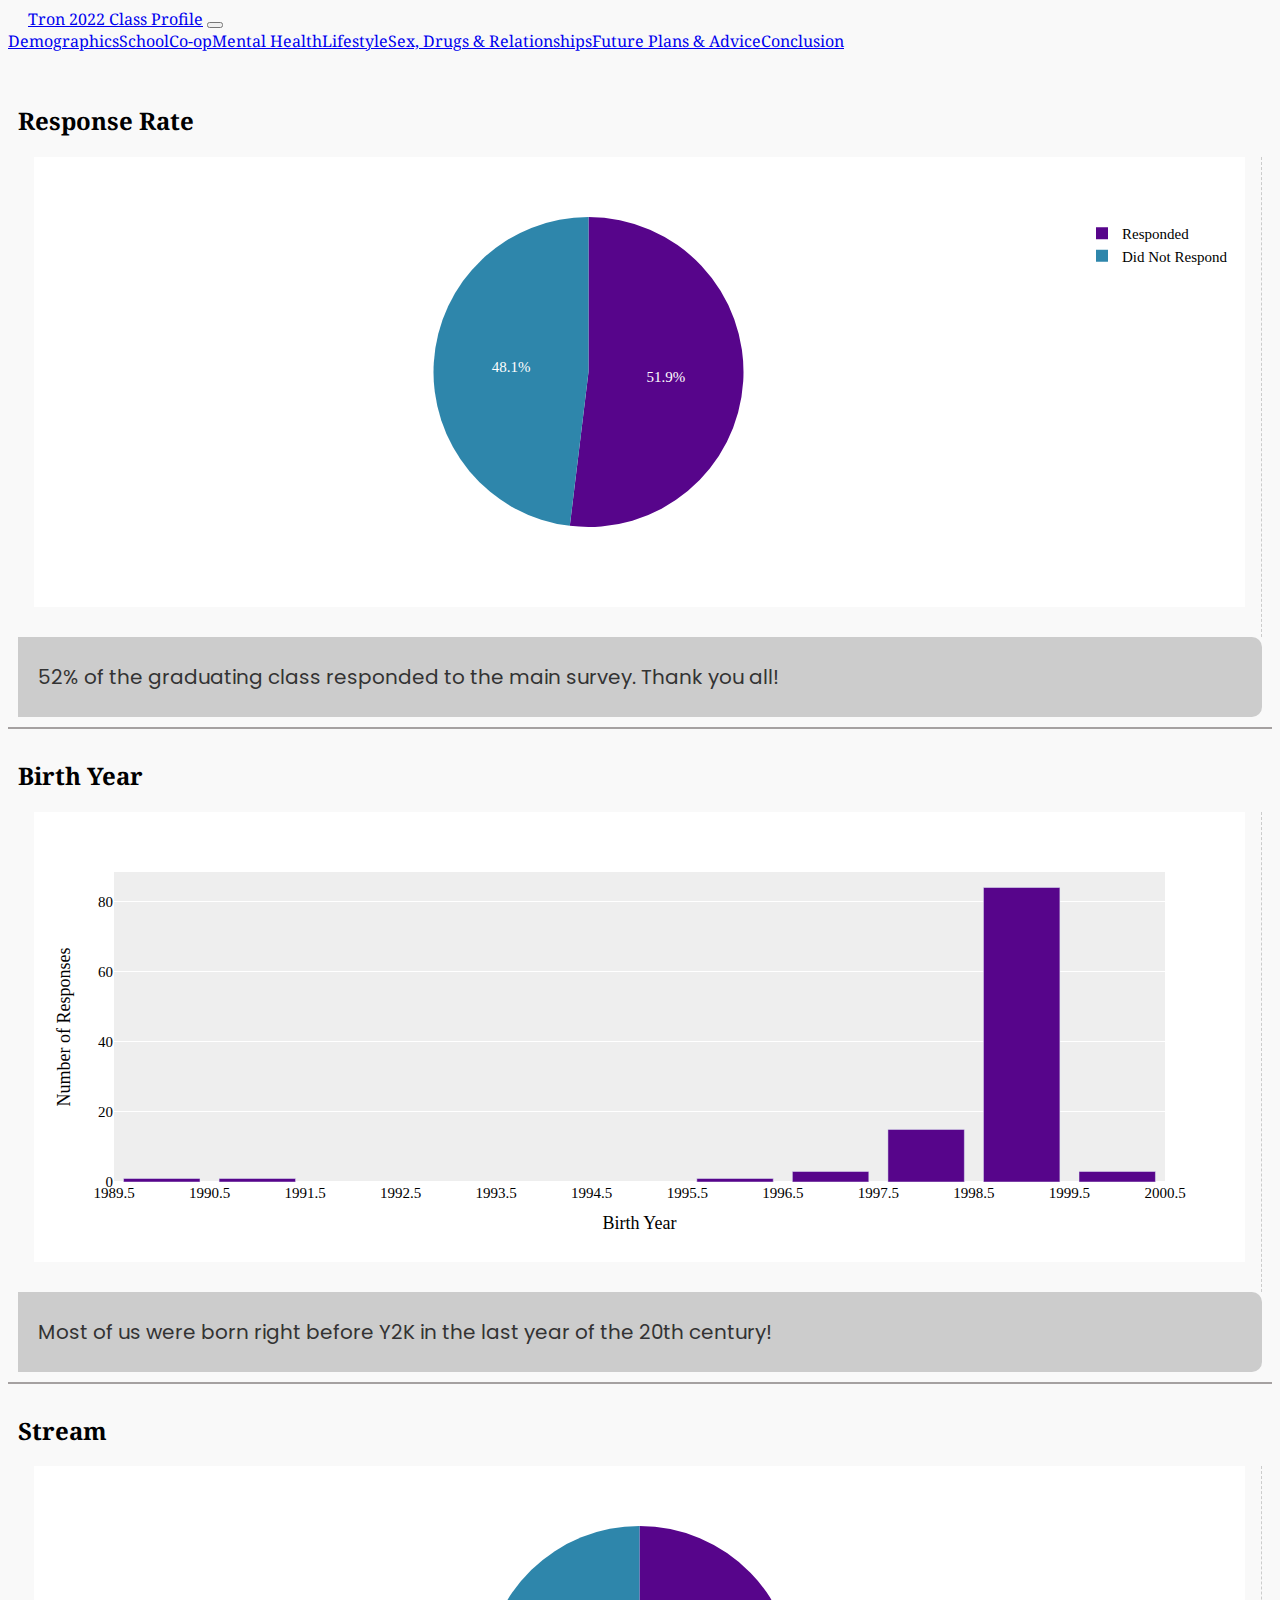
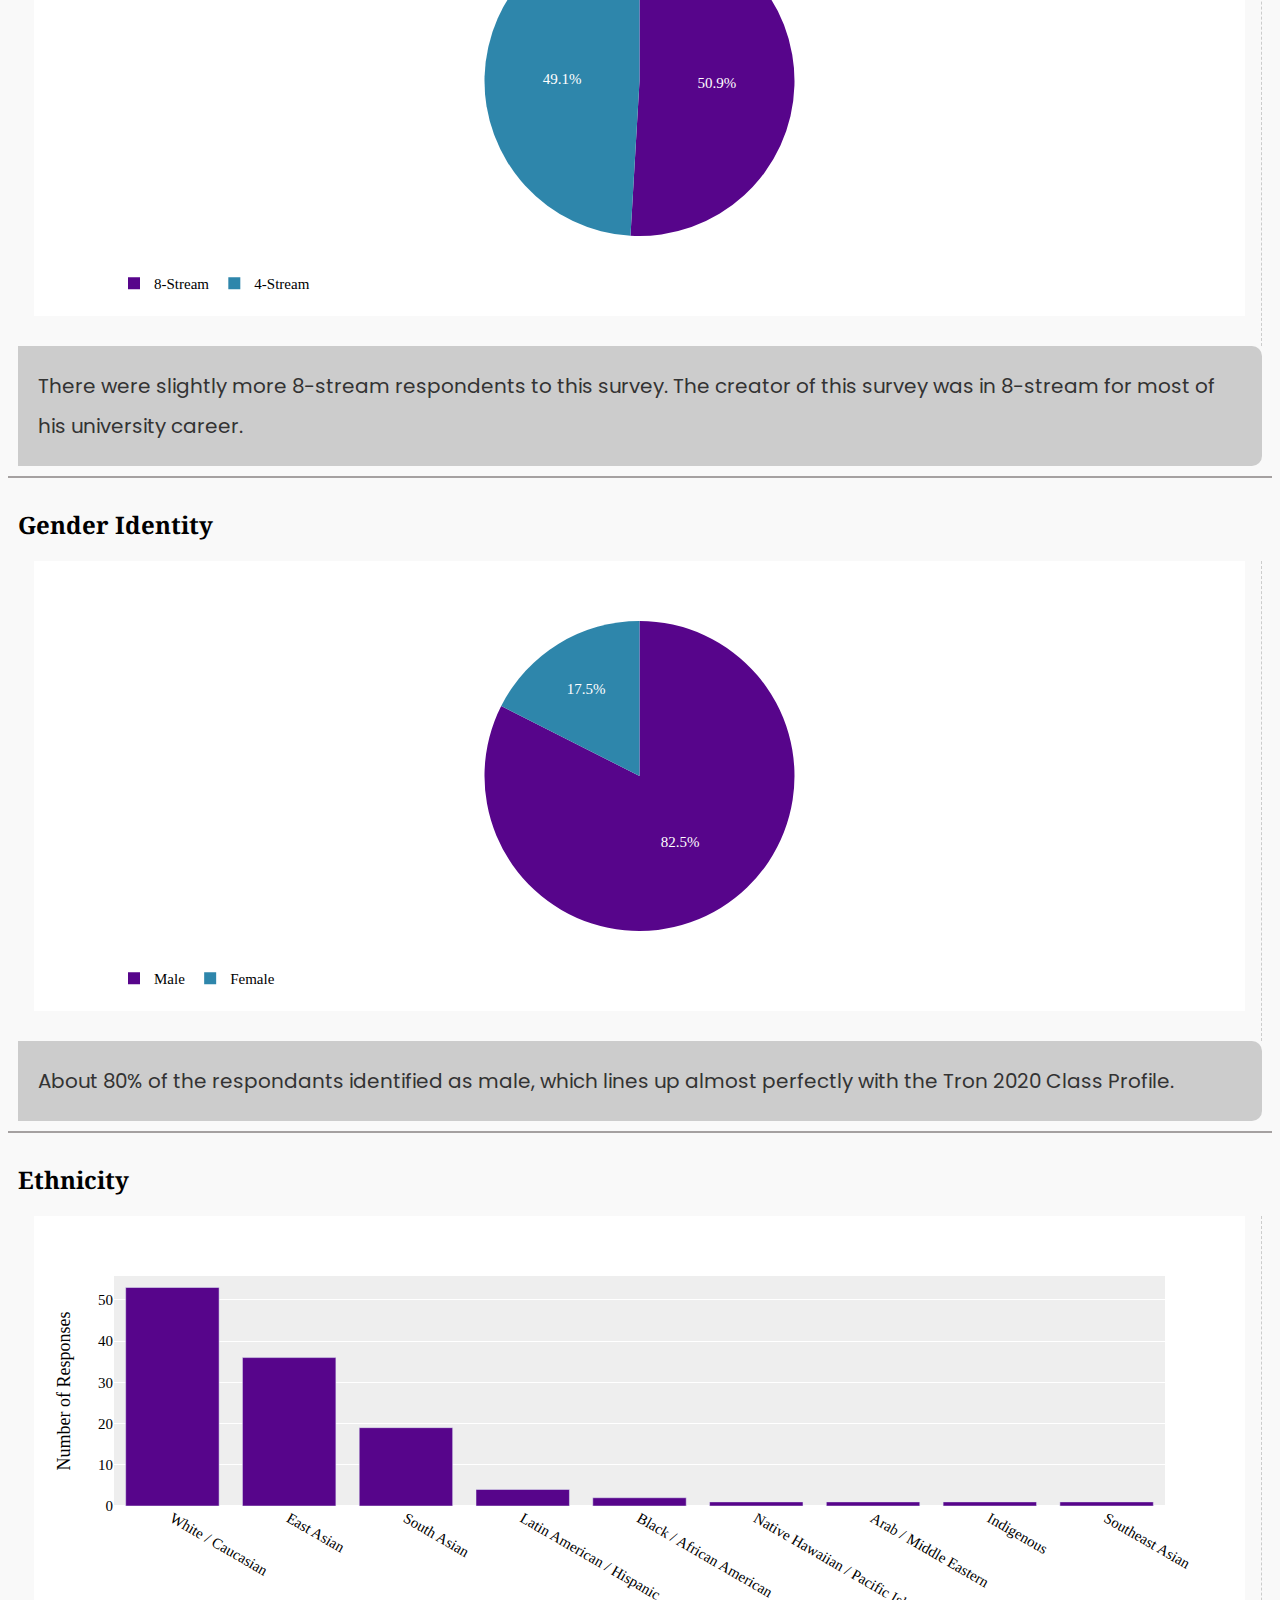
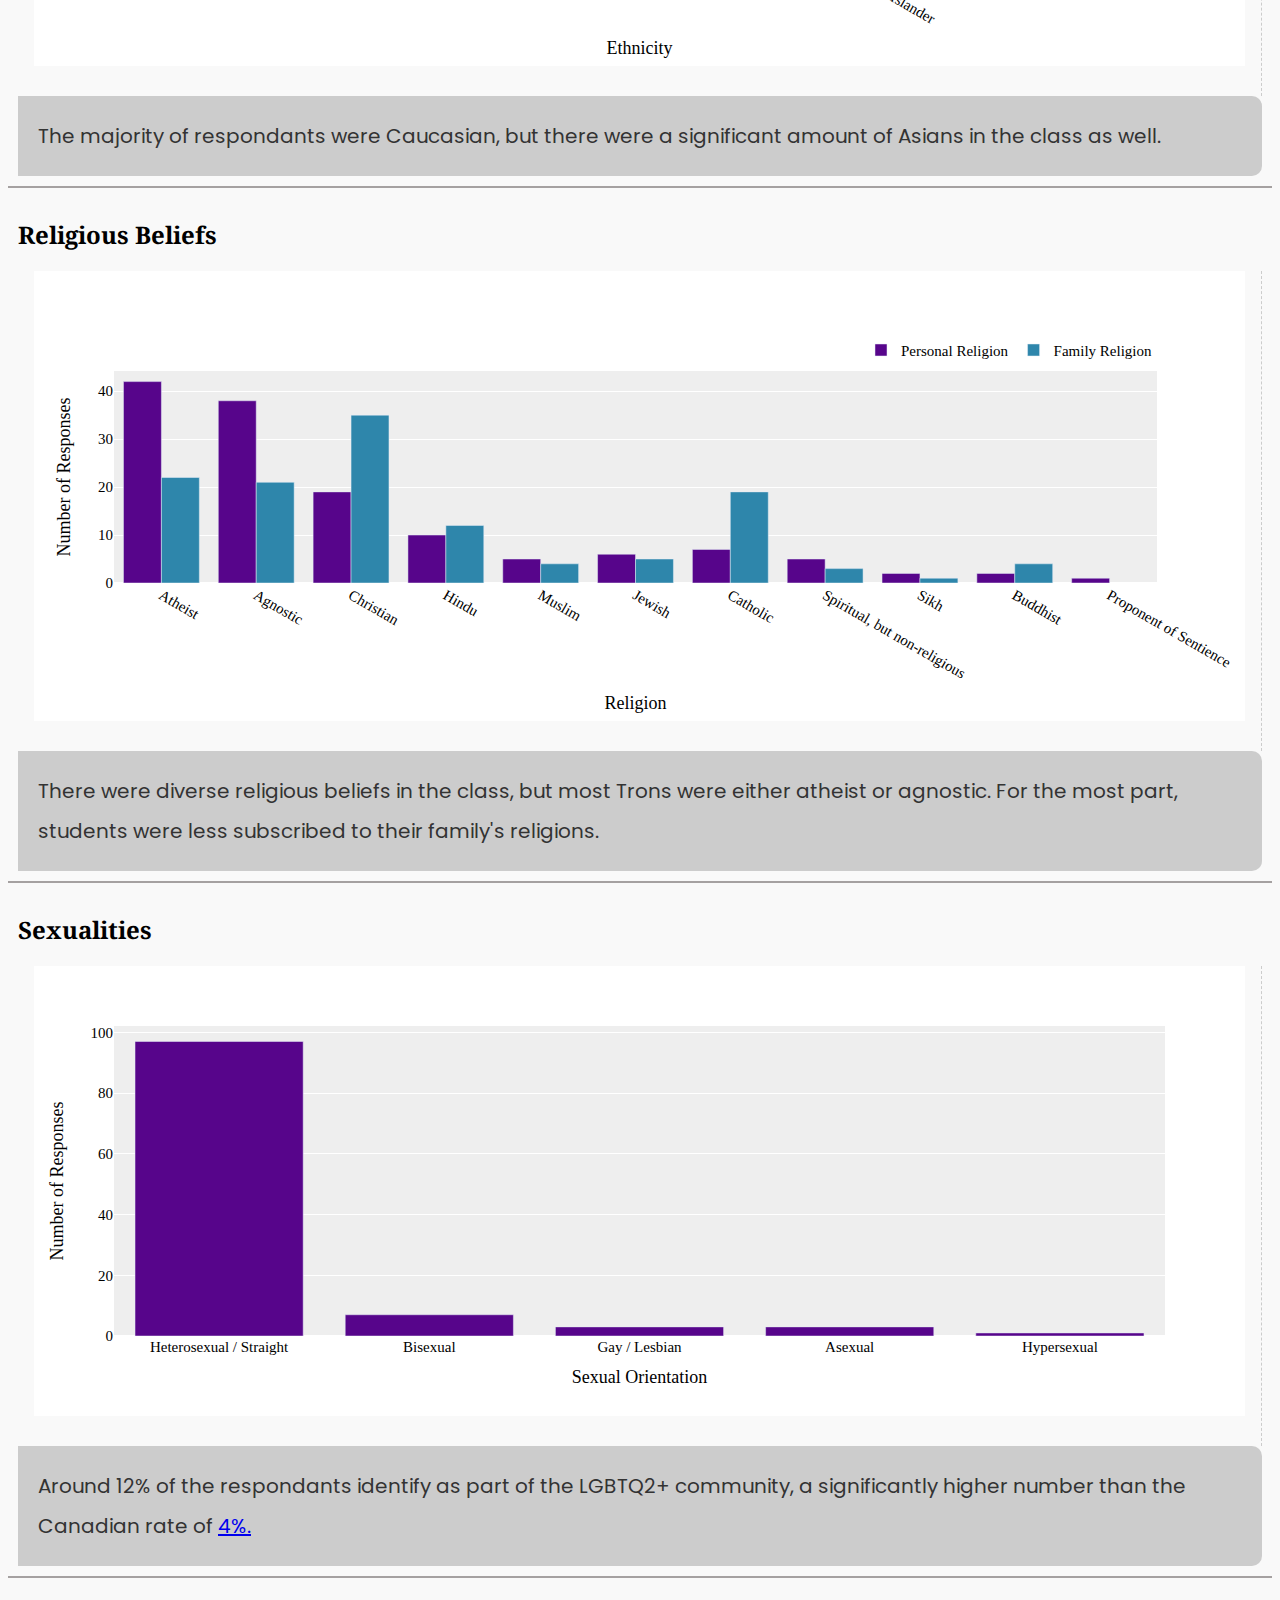
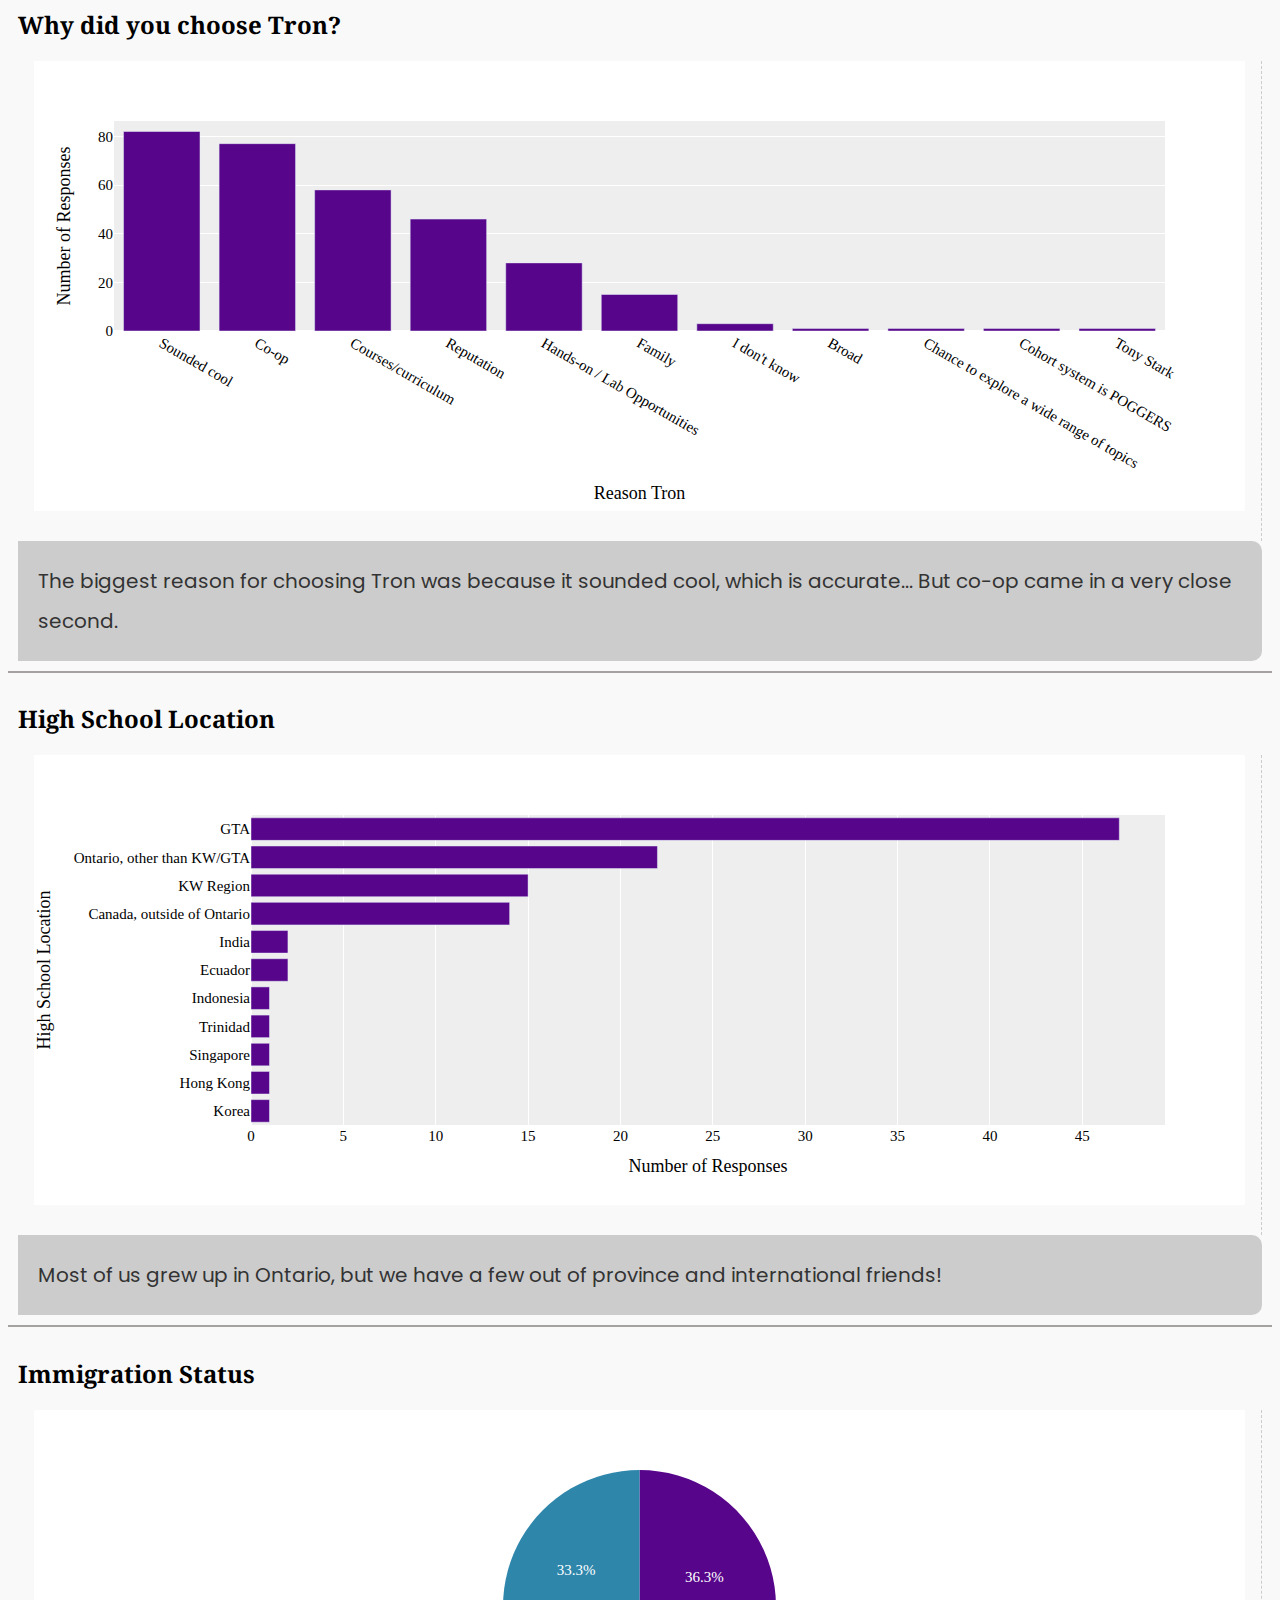
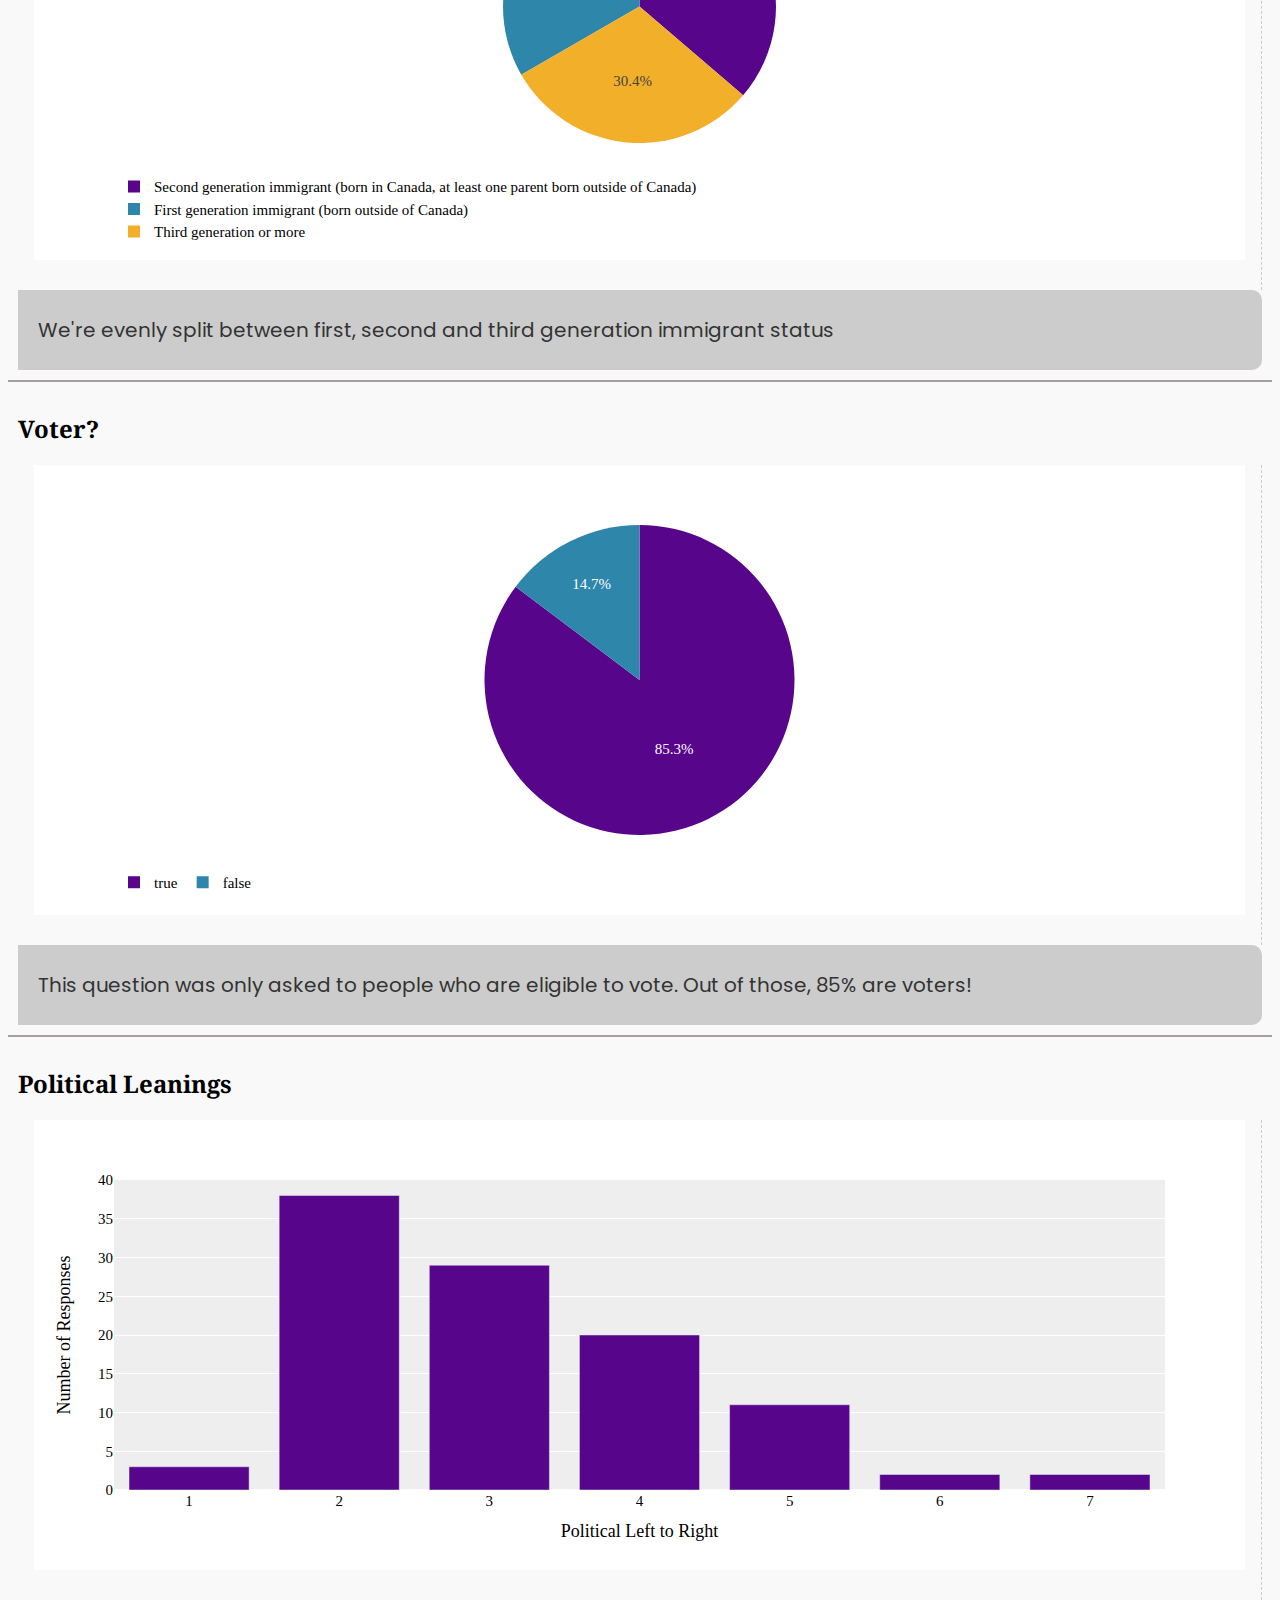
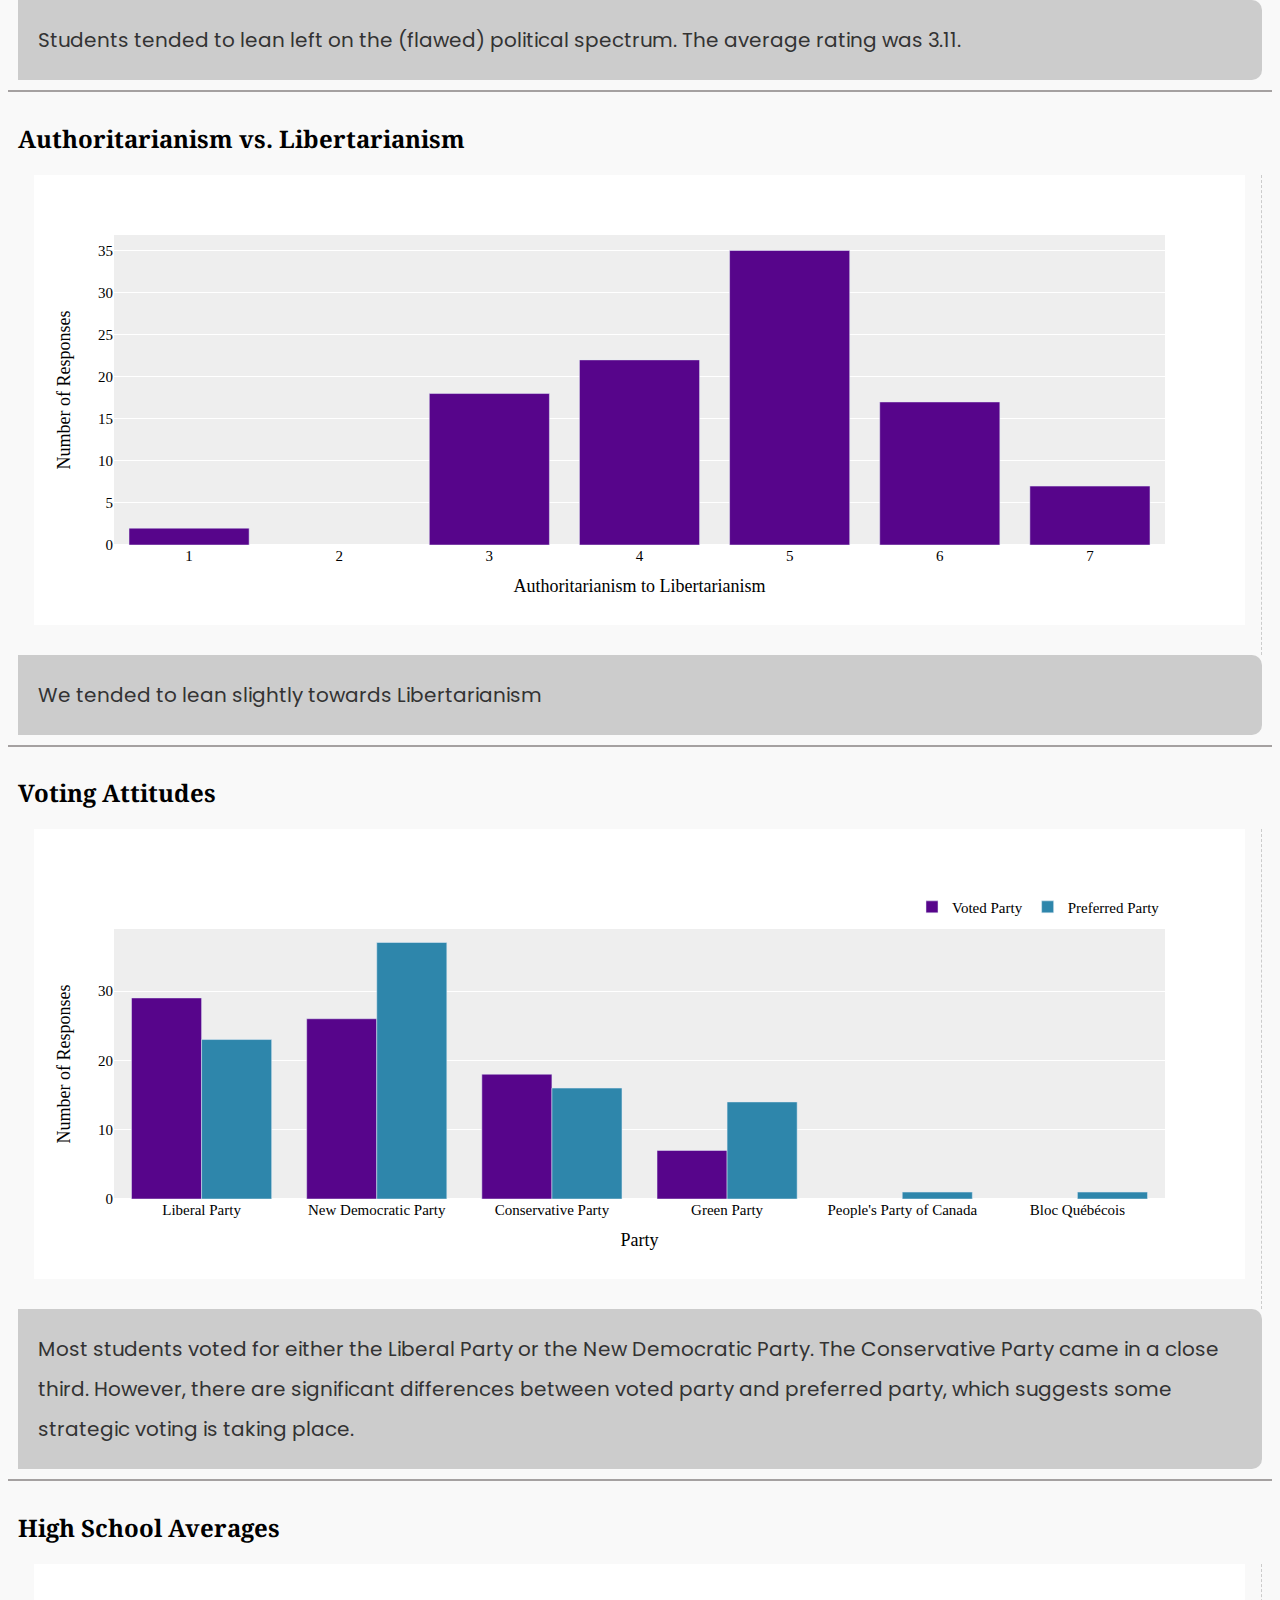
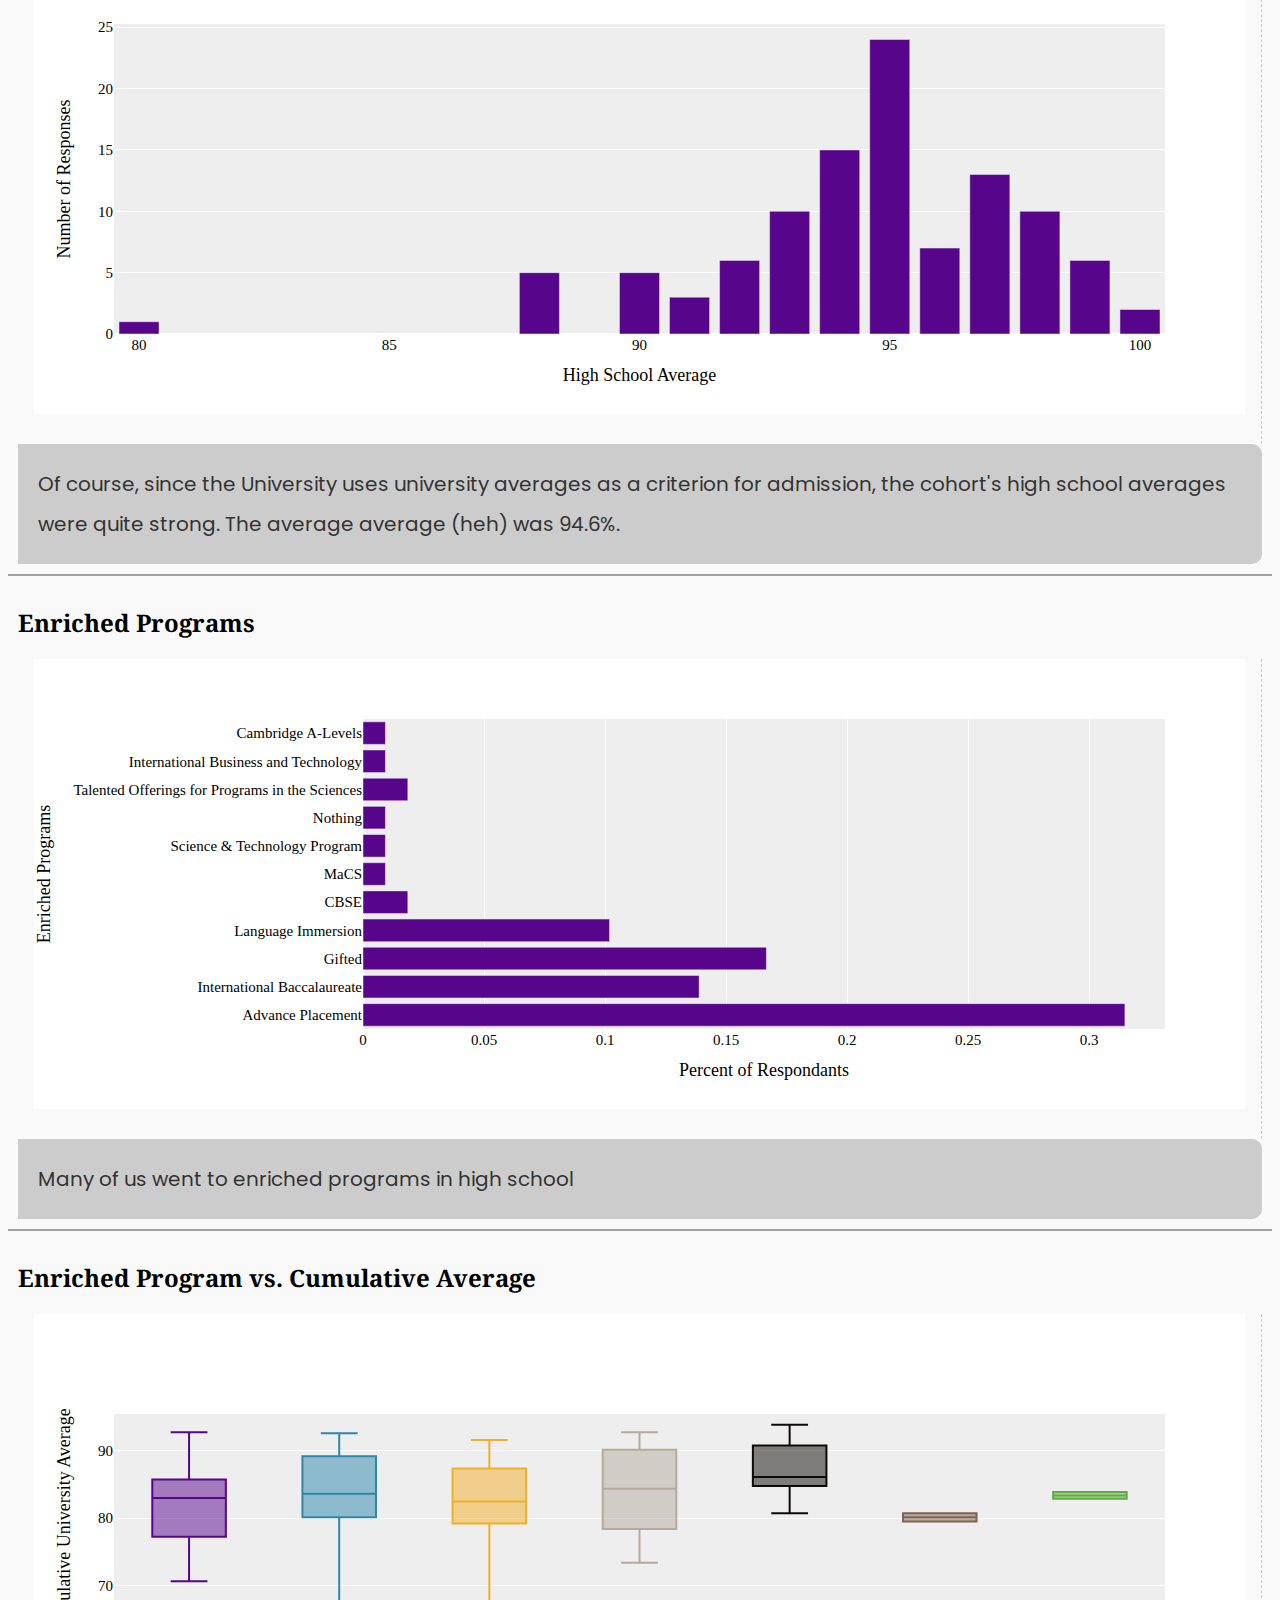
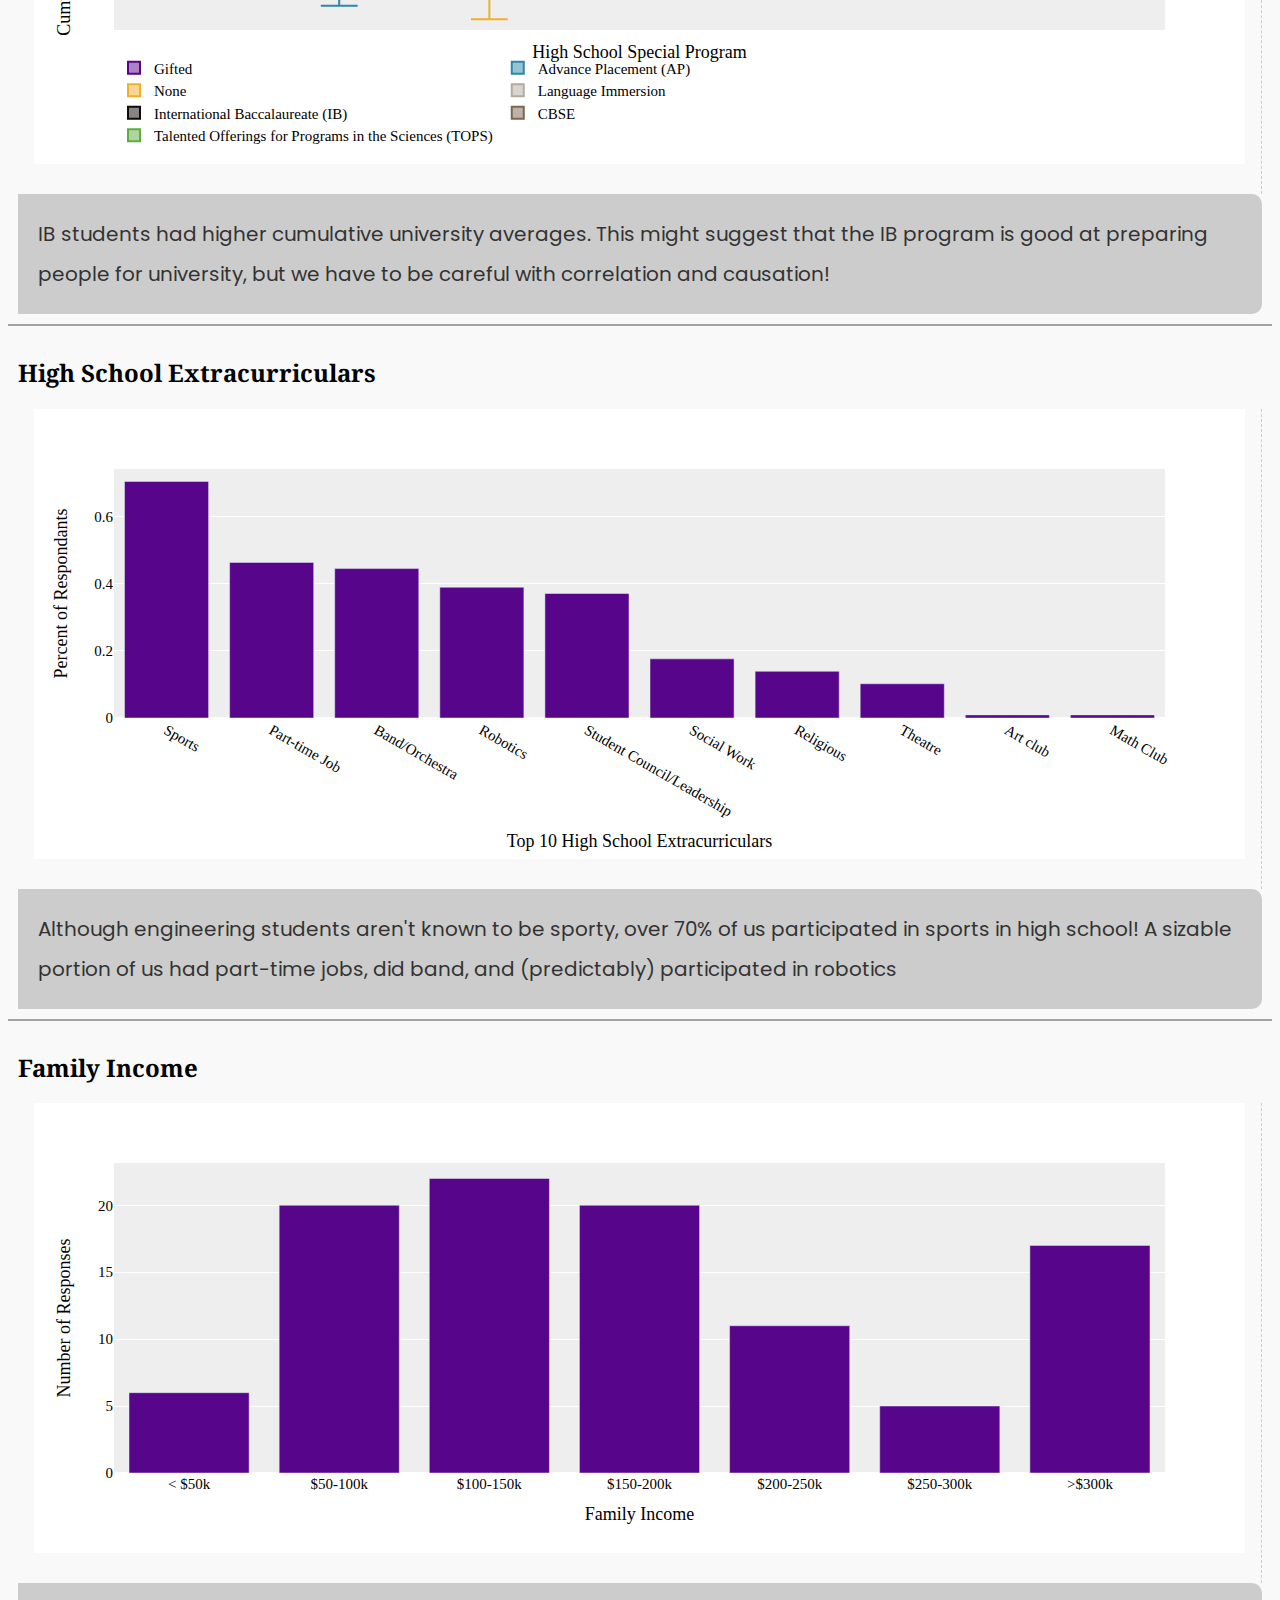
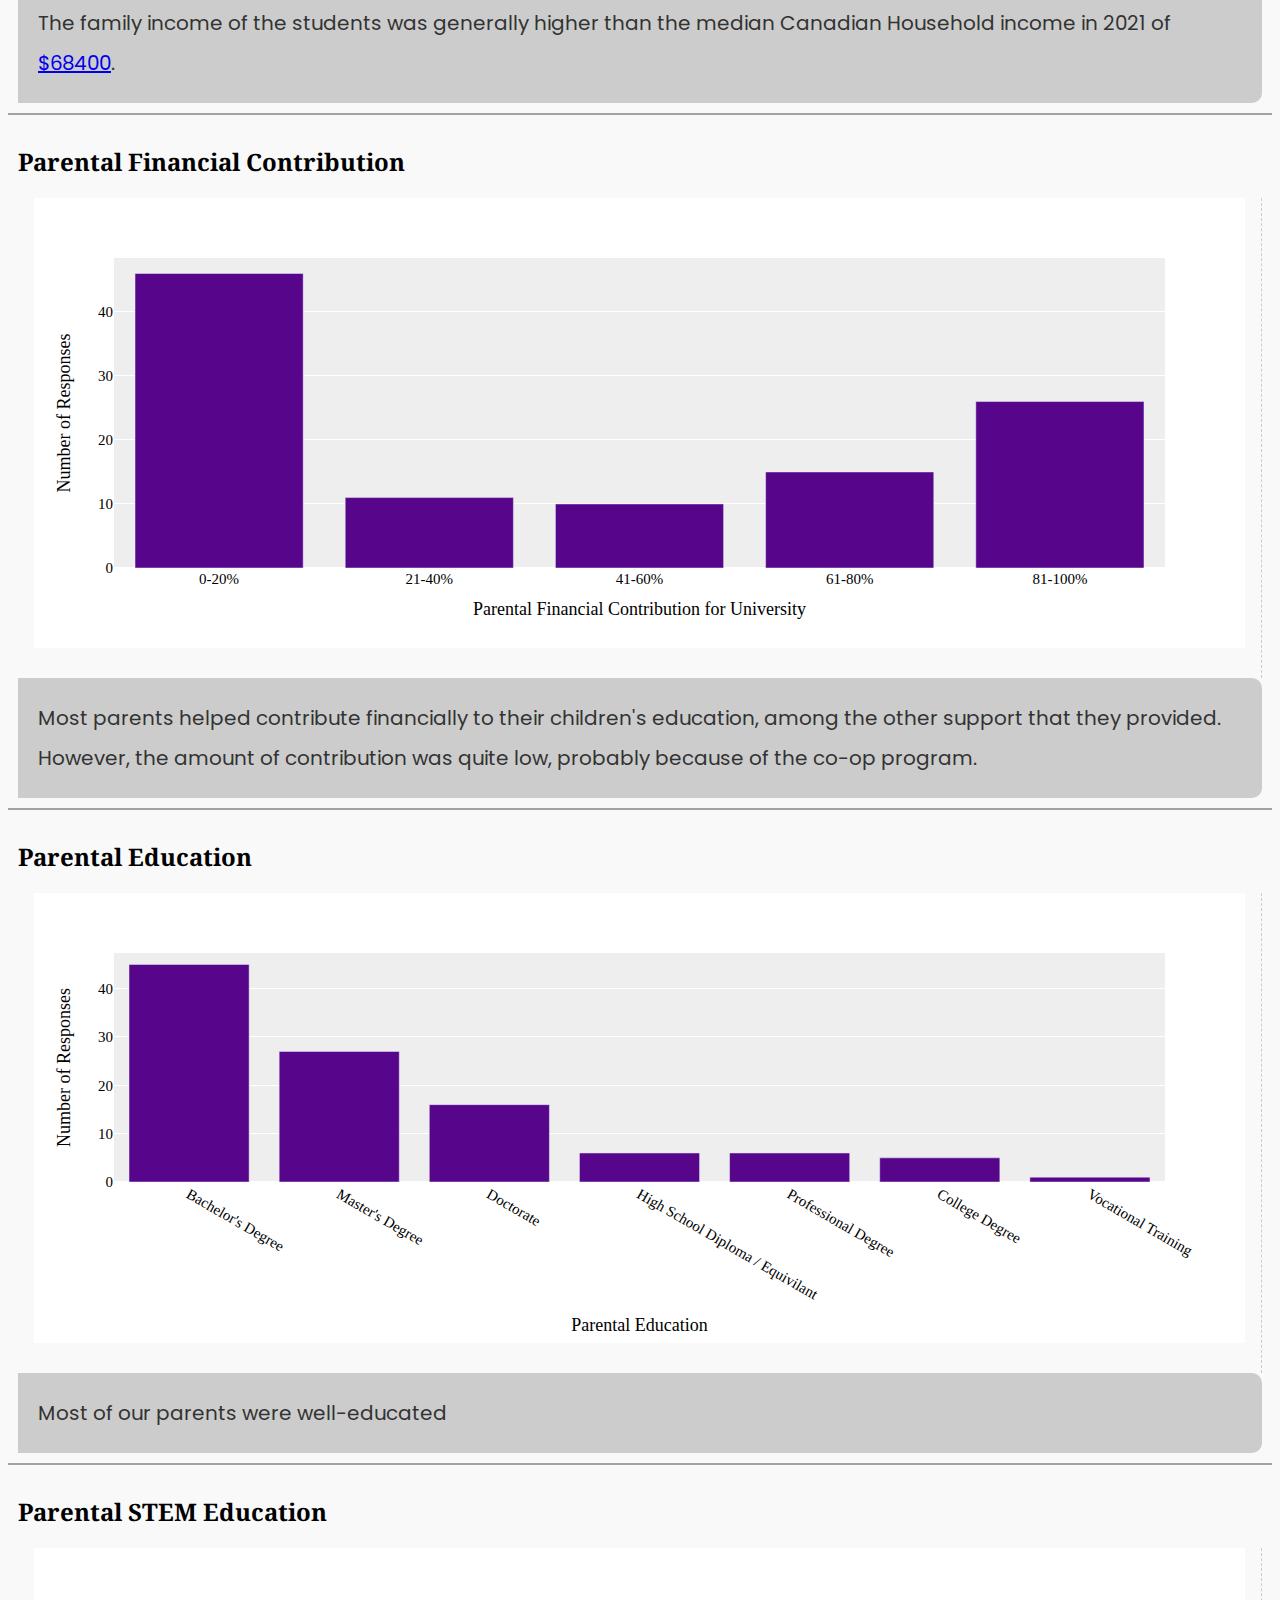
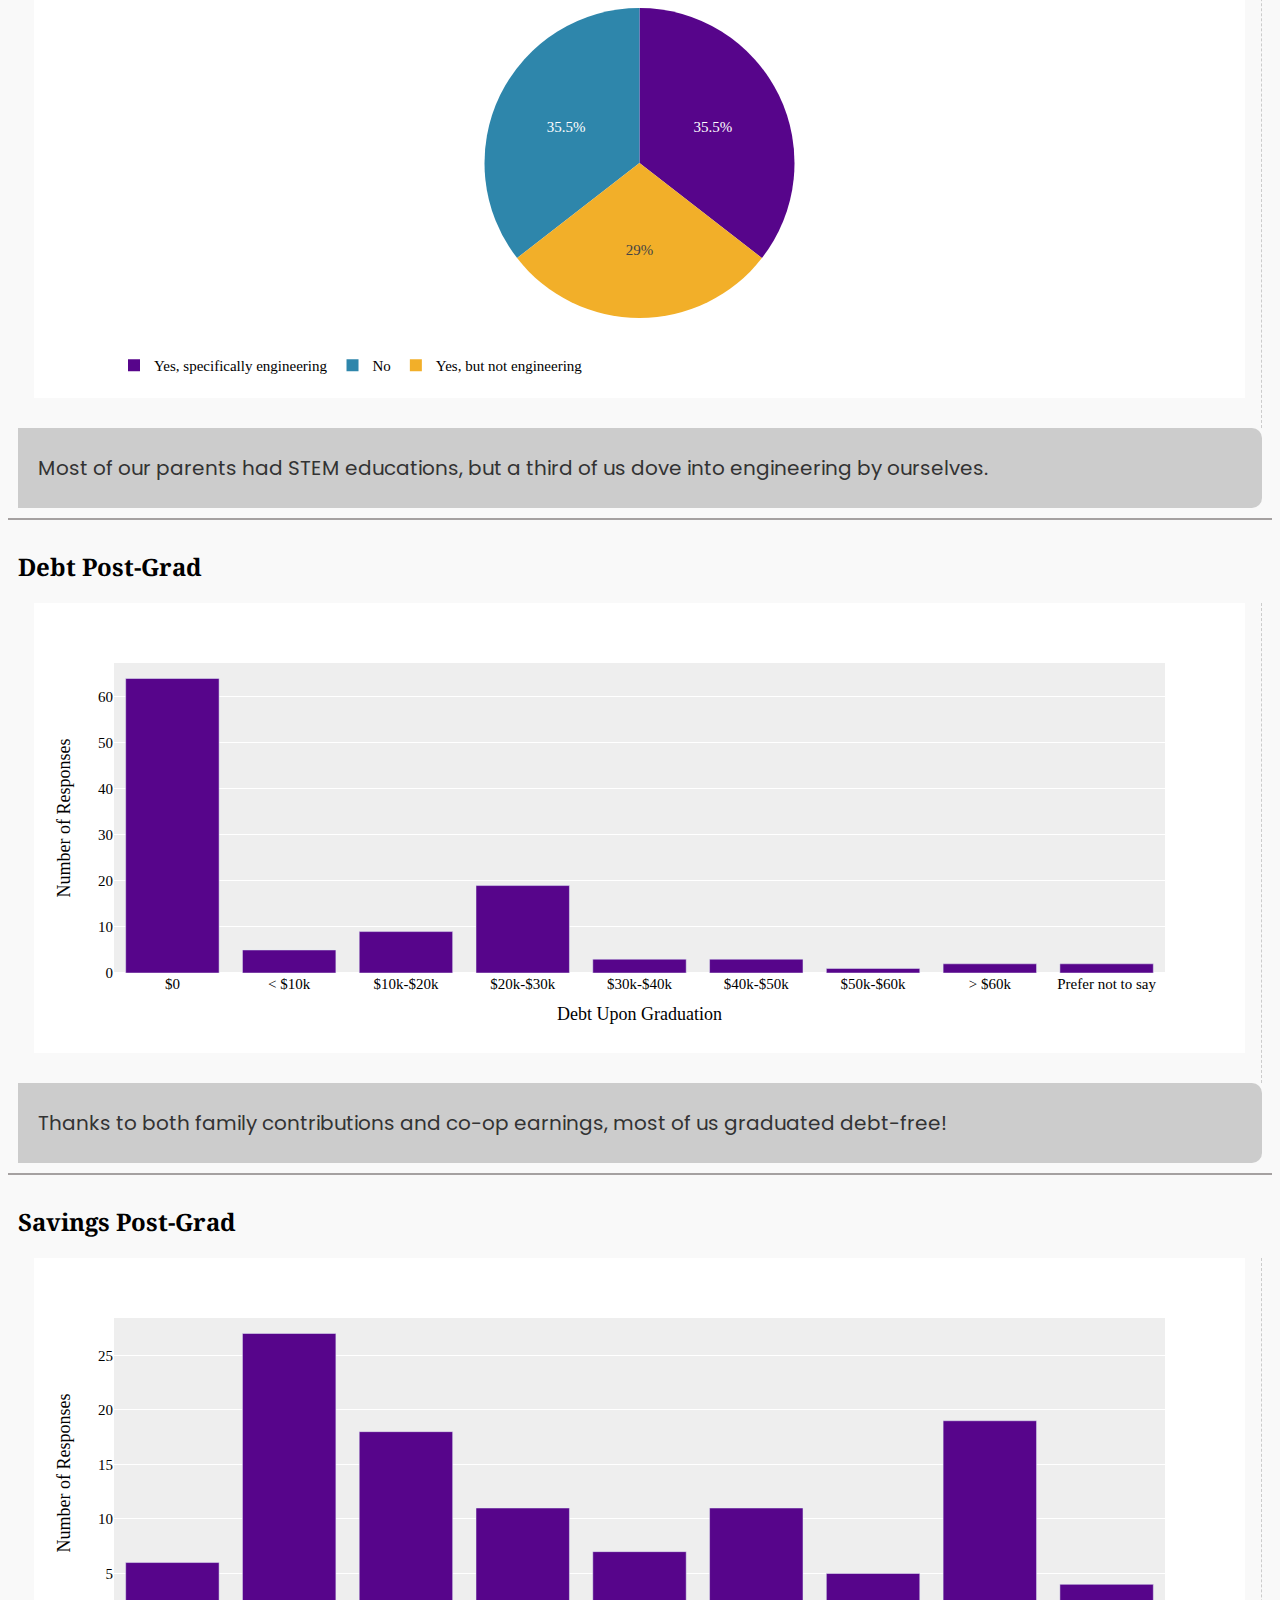
<file: demographics.html>
<!doctype html>
<html lang="en" data-bs-theme="light">

<head>
    <!-- Google tag (gtag.js) -->
    <script async src=" https://www.googletagmanager.com/gtag/js?id=G-RNSN3MQ0Q7">
    </script>
    <script>
        window.dataLayer = window.dataLayer || [];
        function gtag() { dataLayer.push(arguments); }
        gtag('js', new Date());

        gtag('config', 'G-RNSN3MQ0Q7');
    </script>

    <link rel="preconnect" href="https://fonts.googleapis.com">
    <link rel="preconnect" href="https://fonts.gstatic.com" crossorigin>
    <link href="https://fonts.googleapis.com/css2?family=Noto+Serif&family=Poppins:wght@300&display=swap"
        rel="stylesheet">
    <link rel="stylesheet" href="style.css">
    <meta charset="utf-8">
    <meta name="viewport" content="width=device-width, initial-scale=1">
    <meta name="page-name" content="demographics">
    <title>Mechatronics Class Profile 2022</title>
    <link href=" https://cdn.jsdelivr.net/npm/bootstrap@5.3.0-alpha3/dist/css/bootstrap.min.css" rel="stylesheet"
        integrity="sha384-KK94CHFLLe+nY2dmCWGMq91rCGa5gtU4mk92HdvYe+M/SXH301p5ILy+dN9+nJOZ" crossorigin="anonymous">
</head>

<body>
    <script src="https://cdn.jsdelivr.net/npm/bootstrap@5.3.0-alpha3/dist/js/bootstrap.bundle.min.js"
        integrity="sha384-ENjdO4Dr2bkBIFxQpeoTz1HIcje39Wm4jDKdf19U8gI4ddQ3GYNS7NTKfAdVQSZe"
        crossorigin="anonymous"></script>

    <script src="plotly.min.js"></script>
    <nav class="navbar navbar-expand-lg">
        <a class="navbar-brand" href="index.html">Tron 2022 Class Profile</a>
        <button class="navbar-toggler" type="button" data-toggle="collapse" data-target="#navbarNavAltMarkup"
            aria-controls="navbarNavAltMarkup" aria-expanded="false" aria-label="Toggle navigation">
            <span class="navbar-toggler-icon"></span>
        </button>
        <div class="collapse navbar-collapse" id="navbarNavAltMarkup">
            <div class="navbar-nav" id="topNavBar">


            </div>
        </div>
    </nav>

    <div class="container">
        <div class="alert alert-warning mobile-warning">
            View this website on desktop for the best experience!
        </div><div class="row border-row">
    <h2>Response Rate</h2>
    <div class="col-md-8 graph-wrapper">
        <div id="responseRate" class="plotly-graph-div" style="height:100%; width:100%;"></div>
    </div>
    <div class="col-md-4 graph-writeup">
        52% of the graduating class responded to the main survey. Thank you all!
    </div>
</div><div class="row border-row">
    <h2>Birth Year</h2>
    <div class="col-md-8 graph-wrapper">
        <div id="birthYear" class="plotly-graph-div" style="height:100%; width:100%;"></div>
    </div>
    <div class="col-md-4 graph-writeup">
        Most of us were born right before Y2K in the last year of the 20th century!
    </div>
</div><div class="row border-row">
    <h2>Stream</h2>
    <div class="col-md-8 graph-wrapper">
        <div id="stream" class="plotly-graph-div" style="height:100%; width:100%;"></div>
    </div>
    <div class="col-md-4 graph-writeup">
        There were slightly more 8-stream respondents to this survey. The creator of this survey was in 8-stream for most of his university career.
    </div>
</div><div class="row border-row">
    <h2>Gender Identity</h2>
    <div class="col-md-8 graph-wrapper">
        <div id="genderIdentity" class="plotly-graph-div" style="height:100%; width:100%;"></div>
    </div>
    <div class="col-md-4 graph-writeup">
        About 80% of the respondants identified as male, which lines up almost perfectly with the Tron 2020 Class Profile.
    </div>
</div><div class="row border-row">
    <h2>Ethnicity</h2>
    <div class="col-md-8 graph-wrapper">
        <div id="race" class="plotly-graph-div" style="height:100%; width:100%;"></div>
    </div>
    <div class="col-md-4 graph-writeup">
        The majority of respondants were Caucasian, but there were a significant amount of Asians in the class as well.
    </div>
</div><div class="row border-row">
    <h2>Religious Beliefs</h2>
    <div class="col-md-8 graph-wrapper">
        <div id="religiousBeliefs" class="plotly-graph-div" style="height:100%; width:100%;"></div>
    </div>
    <div class="col-md-4 graph-writeup">
        There were diverse religious beliefs in the class, but most Trons were either atheist or agnostic. For the most part, students were less subscribed to their family's religions. 
    </div>
</div><div class="row border-row">
    <h2>Sexualities</h2>
    <div class="col-md-8 graph-wrapper">
        <div id="sexualOrientation" class="plotly-graph-div" style="height:100%; width:100%;"></div>
    </div>
    <div class="col-md-4 graph-writeup">
        Around 12% of the respondants identify as part of the LGBTQ2+ community, a significantly higher number than the Canadian rate of <a href='https://www150.statcan.gc.ca/n1/daily-quotidien/210615/dq210615a-eng.htm'>4%.</a>
    </div>
</div><div class="row border-row">
    <h2>Why did you choose Tron?</h2>
    <div class="col-md-8 graph-wrapper">
        <div id="reasonTron" class="plotly-graph-div" style="height:100%; width:100%;"></div>
    </div>
    <div class="col-md-4 graph-writeup">
        The biggest reason for choosing Tron was because it sounded cool, which is accurate... But co-op came in a very close second.
    </div>
</div><div class="row border-row">
    <h2>High School Location</h2>
    <div class="col-md-8 graph-wrapper">
        <div id="highSchoolLocation" class="plotly-graph-div" style="height:100%; width:100%;"></div>
    </div>
    <div class="col-md-4 graph-writeup">
        Most of us grew up in Ontario, but we have a few out of province and international friends!
    </div>
</div><div class="row border-row">
    <h2>Immigration Status</h2>
    <div class="col-md-8 graph-wrapper">
        <div id="immigrationStatus" class="plotly-graph-div" style="height:100%; width:100%;"></div>
    </div>
    <div class="col-md-4 graph-writeup">
        We're evenly split between first, second and third generation immigrant status
    </div>
</div><div class="row border-row">
    <h2>Voter?</h2>
    <div class="col-md-8 graph-wrapper">
        <div id="isVoter" class="plotly-graph-div" style="height:100%; width:100%;"></div>
    </div>
    <div class="col-md-4 graph-writeup">
        This question was only asked to people who are eligible to vote. Out of those, 85% are voters!
    </div>
</div><div class="row border-row">
    <h2>Political Leanings</h2>
    <div class="col-md-8 graph-wrapper">
        <div id="leftToRight" class="plotly-graph-div" style="height:100%; width:100%;"></div>
    </div>
    <div class="col-md-4 graph-writeup">
        Students tended to lean left on the (flawed) political spectrum. The average rating was 3.11.
    </div>
</div><div class="row border-row">
    <h2>Authoritarianism vs. Libertarianism</h2>
    <div class="col-md-8 graph-wrapper">
        <div id="authToLib" class="plotly-graph-div" style="height:100%; width:100%;"></div>
    </div>
    <div class="col-md-4 graph-writeup">
        We tended to lean slightly towards Libertarianism
    </div>
</div><div class="row border-row">
    <h2>Voting Attitudes</h2>
    <div class="col-md-8 graph-wrapper">
        <div id="votingAttitudes" class="plotly-graph-div" style="height:100%; width:100%;"></div>
    </div>
    <div class="col-md-4 graph-writeup">
        Most students voted for either the Liberal Party or the New Democratic Party. The Conservative Party came in a close third. However, there are significant differences between voted party and preferred party, which suggests some strategic voting is taking place.
    </div>
</div><div class="row border-row">
    <h2>High School Averages</h2>
    <div class="col-md-8 graph-wrapper">
        <div id="highSchoolAverage" class="plotly-graph-div" style="height:100%; width:100%;"></div>
    </div>
    <div class="col-md-4 graph-writeup">
        Of course, since the University uses university averages as a criterion for admission, the cohort's high school averages were quite strong. The average average (heh) was 94.6%.
    </div>
</div><div class="row border-row">
    <h2>Enriched Programs</h2>
    <div class="col-md-8 graph-wrapper">
        <div id="highSchoolSpecialProgram" class="plotly-graph-div" style="height:100%; width:100%;"></div>
    </div>
    <div class="col-md-4 graph-writeup">
        Many of us went to enriched programs in high school
    </div>
</div><div class="row border-row">
    <h2>Enriched Program vs. Cumulative Average</h2>
    <div class="col-md-8 graph-wrapper">
        <div id="highSchoolSpecialProgramvscumulativeUniversityAverage" class="plotly-graph-div" style="height:100%; width:100%;"></div>
    </div>
    <div class="col-md-4 graph-writeup">
        IB students had higher cumulative university averages. This might suggest that the IB program is good at preparing people for university, but we have to be careful with correlation and causation!
    </div>
</div><div class="row border-row">
    <h2>High School Extracurriculars</h2>
    <div class="col-md-8 graph-wrapper">
        <div id="highSchoolExtracurriculars" class="plotly-graph-div" style="height:100%; width:100%;"></div>
    </div>
    <div class="col-md-4 graph-writeup">
        Although engineering students aren't known to be sporty, over 70% of us participated in sports in high school! A sizable portion of us had part-time jobs, did band, and (predictably) participated in robotics
    </div>
</div><div class="row border-row">
    <h2>Family Income</h2>
    <div class="col-md-8 graph-wrapper">
        <div id="famIncome" class="plotly-graph-div" style="height:100%; width:100%;"></div>
    </div>
    <div class="col-md-4 graph-writeup">
        The family income of the students was generally higher than the median Canadian Household income in 2021 of <a href='https://www150.statcan.gc.ca/n1/daily-quotidien/230502/dq230502a-eng.htm'>$68400</a>.
    </div>
</div><div class="row border-row">
    <h2>Parental Financial Contribution</h2>
    <div class="col-md-8 graph-wrapper">
        <div id="finances_parentalContribution" class="plotly-graph-div" style="height:100%; width:100%;"></div>
    </div>
    <div class="col-md-4 graph-writeup">
        Most parents helped contribute financially to their children's education, among the other support that they provided. However, the amount of contribution was quite low, probably because of the co-op program.
    </div>
</div><div class="row border-row">
    <h2>Parental Education</h2>
    <div class="col-md-8 graph-wrapper">
        <div id="parentalEducation" class="plotly-graph-div" style="height:100%; width:100%;"></div>
    </div>
    <div class="col-md-4 graph-writeup">
        Most of our parents were well-educated
    </div>
</div><div class="row border-row">
    <h2>Parental STEM Education</h2>
    <div class="col-md-8 graph-wrapper">
        <div id="parentalSTEM" class="plotly-graph-div" style="height:100%; width:100%;"></div>
    </div>
    <div class="col-md-4 graph-writeup">
        Most of our parents had STEM educations, but a third of us dove into engineering by ourselves.
    </div>
</div><div class="row border-row">
    <h2>Debt Post-Grad</h2>
    <div class="col-md-8 graph-wrapper">
        <div id="finances_debtPostGrad" class="plotly-graph-div" style="height:100%; width:100%;"></div>
    </div>
    <div class="col-md-4 graph-writeup">
        Thanks to both family contributions and co-op earnings, most of us graduated debt-free!
    </div>
</div><div class="row border-row">
    <h2>Savings Post-Grad</h2>
    <div class="col-md-8 graph-wrapper">
        <div id="finances_savingsPostGrad" class="plotly-graph-div" style="height:100%; width:100%;"></div>
    </div>
    <div class="col-md-4 graph-writeup">
        ... and many of us even graduated with sizeable savings!
    </div>
</div><div class="row">
    <div class="col-4"><a href="#" id="previous-link" type="button" class="btn btn-outline-secondary">Previous</a></div>
    <div class="col-4 patch-container" style="text-align:center">Patch: <span class="patch">8c8b209
</span></div>
    <div class="col-4" style="text-align: right;"><a href=" #" id="next-link" type="button"
            class="btn btn-outline-primary">Next</a></div>

</div>
</div>

</div>
<script src="graphs.js"></script>
<script src="https://code.jquery.com/jquery-3.2.1.slim.min.js"
    integrity="sha384-KJ3o2DKtIkvYIK3UENzmM7KCkRr/rE9/Qpg6aAZGJwFDMVNA/GpGFF93hXpG5KkN"
    crossorigin="anonymous"></script>
<script src="https://cdn.jsdelivr.net/npm/popper.js@1.12.9/dist/umd/popper.min.js"
    integrity="sha384-ApNbgh9B+Y1QKtv3Rn7W3mgPxhU9K/ScQsAP7hUibX39j7fakFPskvXusvfa0b4Q"
    crossorigin="anonymous"></script>
<script src="https://cdn.jsdelivr.net/npm/bootstrap@4.0.0/dist/js/bootstrap.min.js"
    integrity="sha384-JZR6Spejh4U02d8jOt6vLEHfe/JQGiRRSQQxSfFWpi1MquVdAyjUar5+76PVCmYl"
    crossorigin="anonymous"></script>

<script src="main.js"></script>


</body>

</html>
</file>
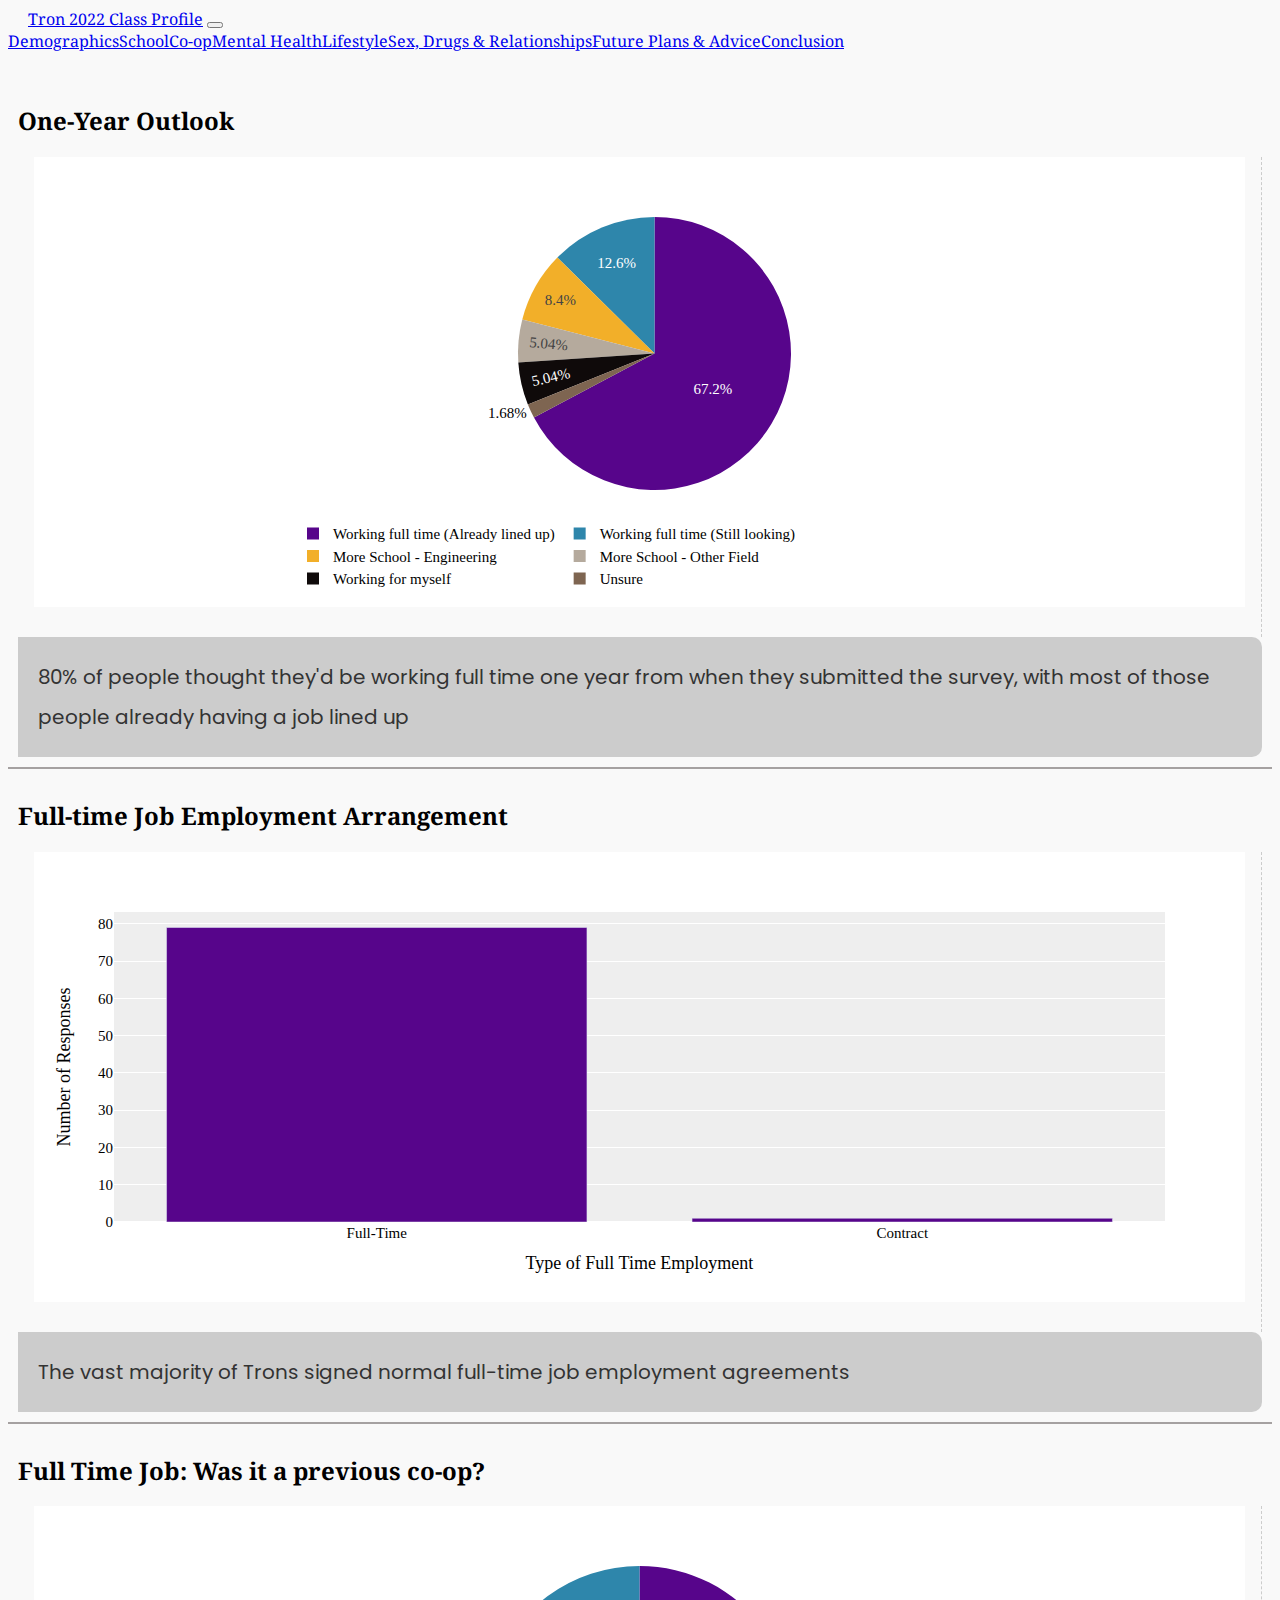
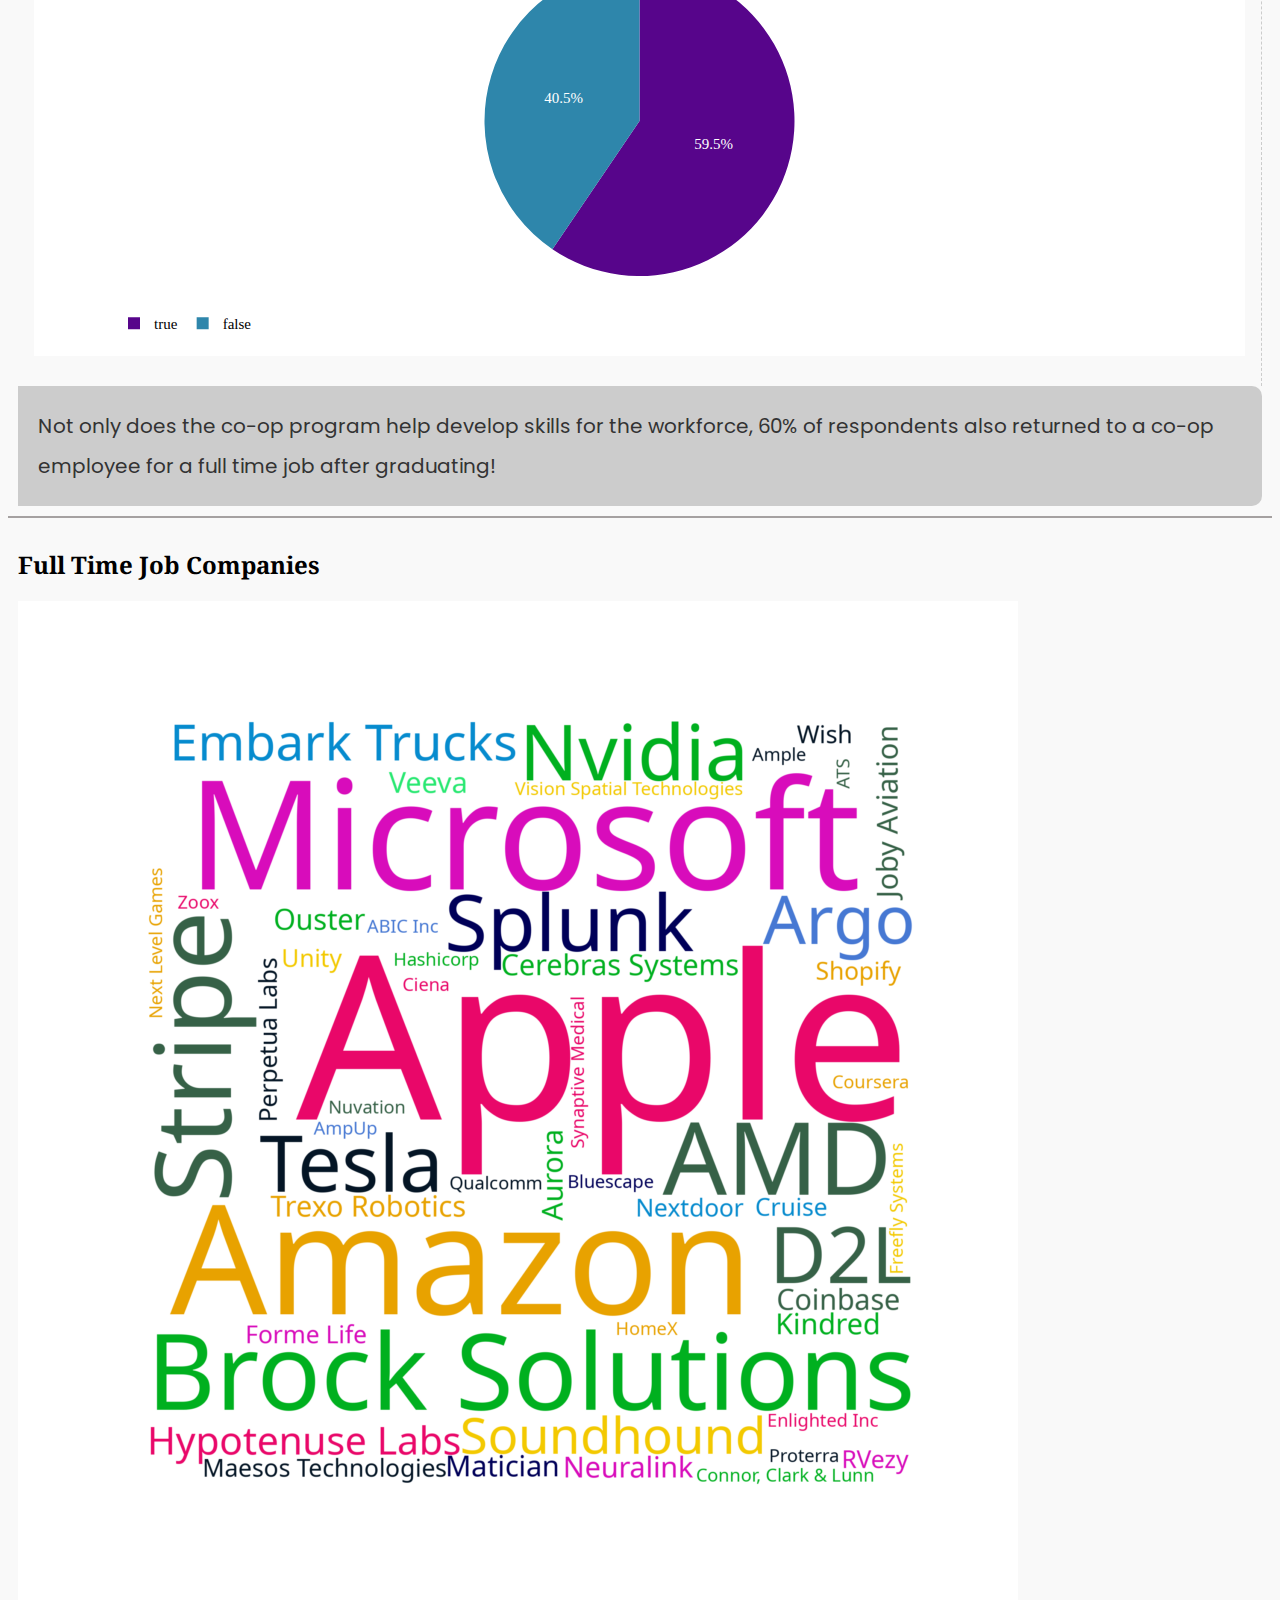
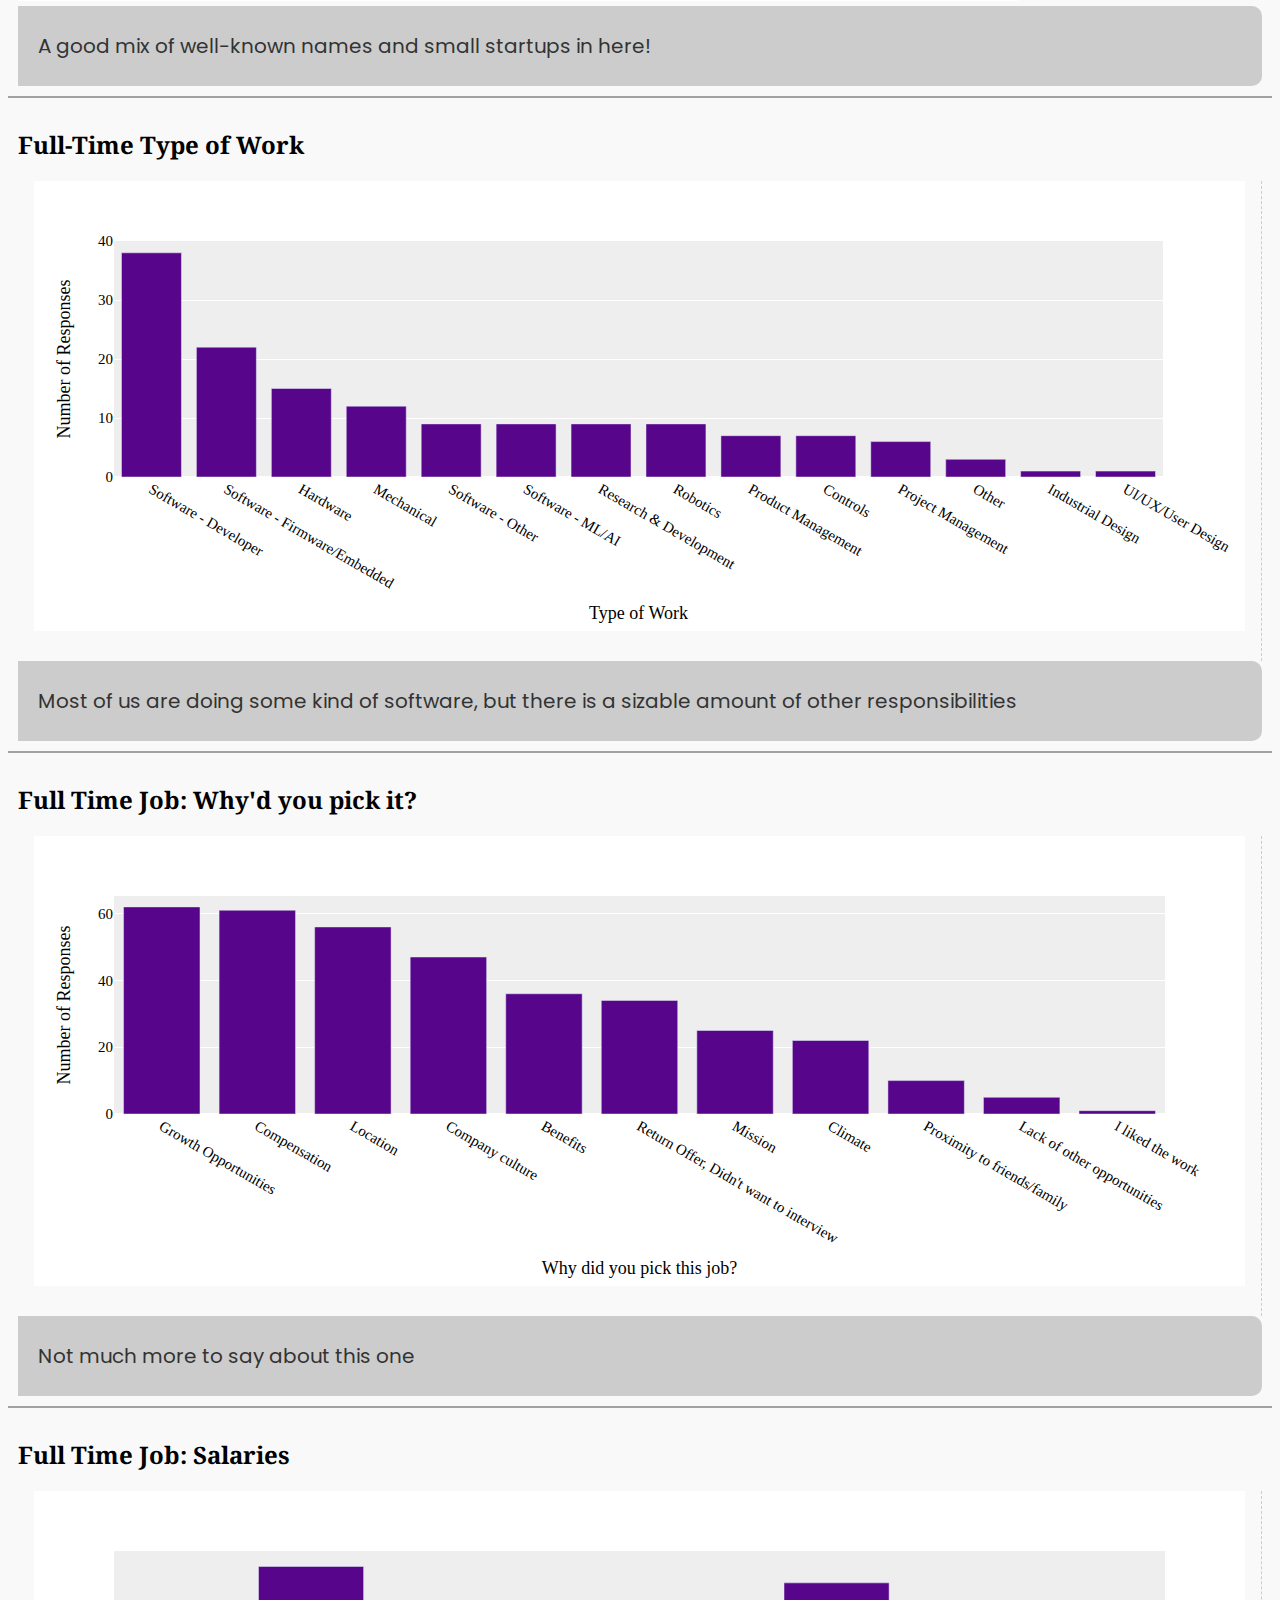
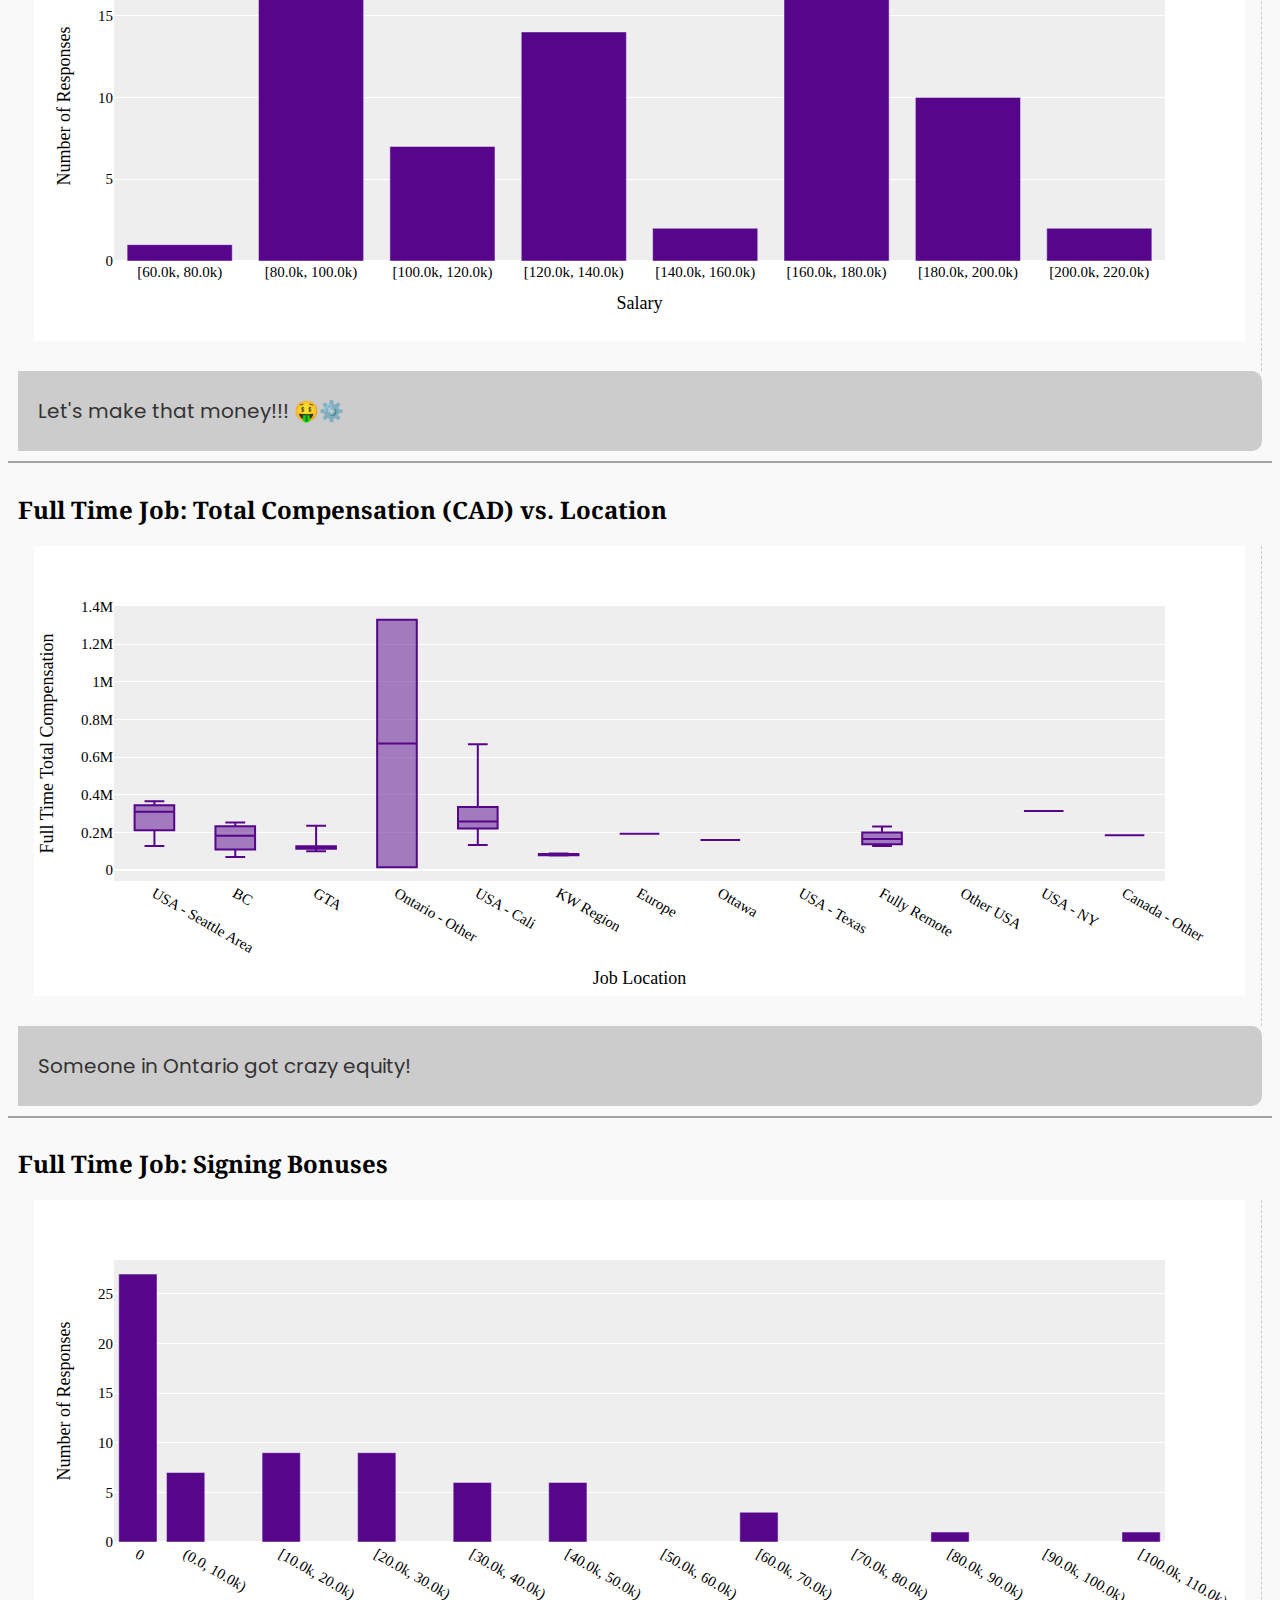
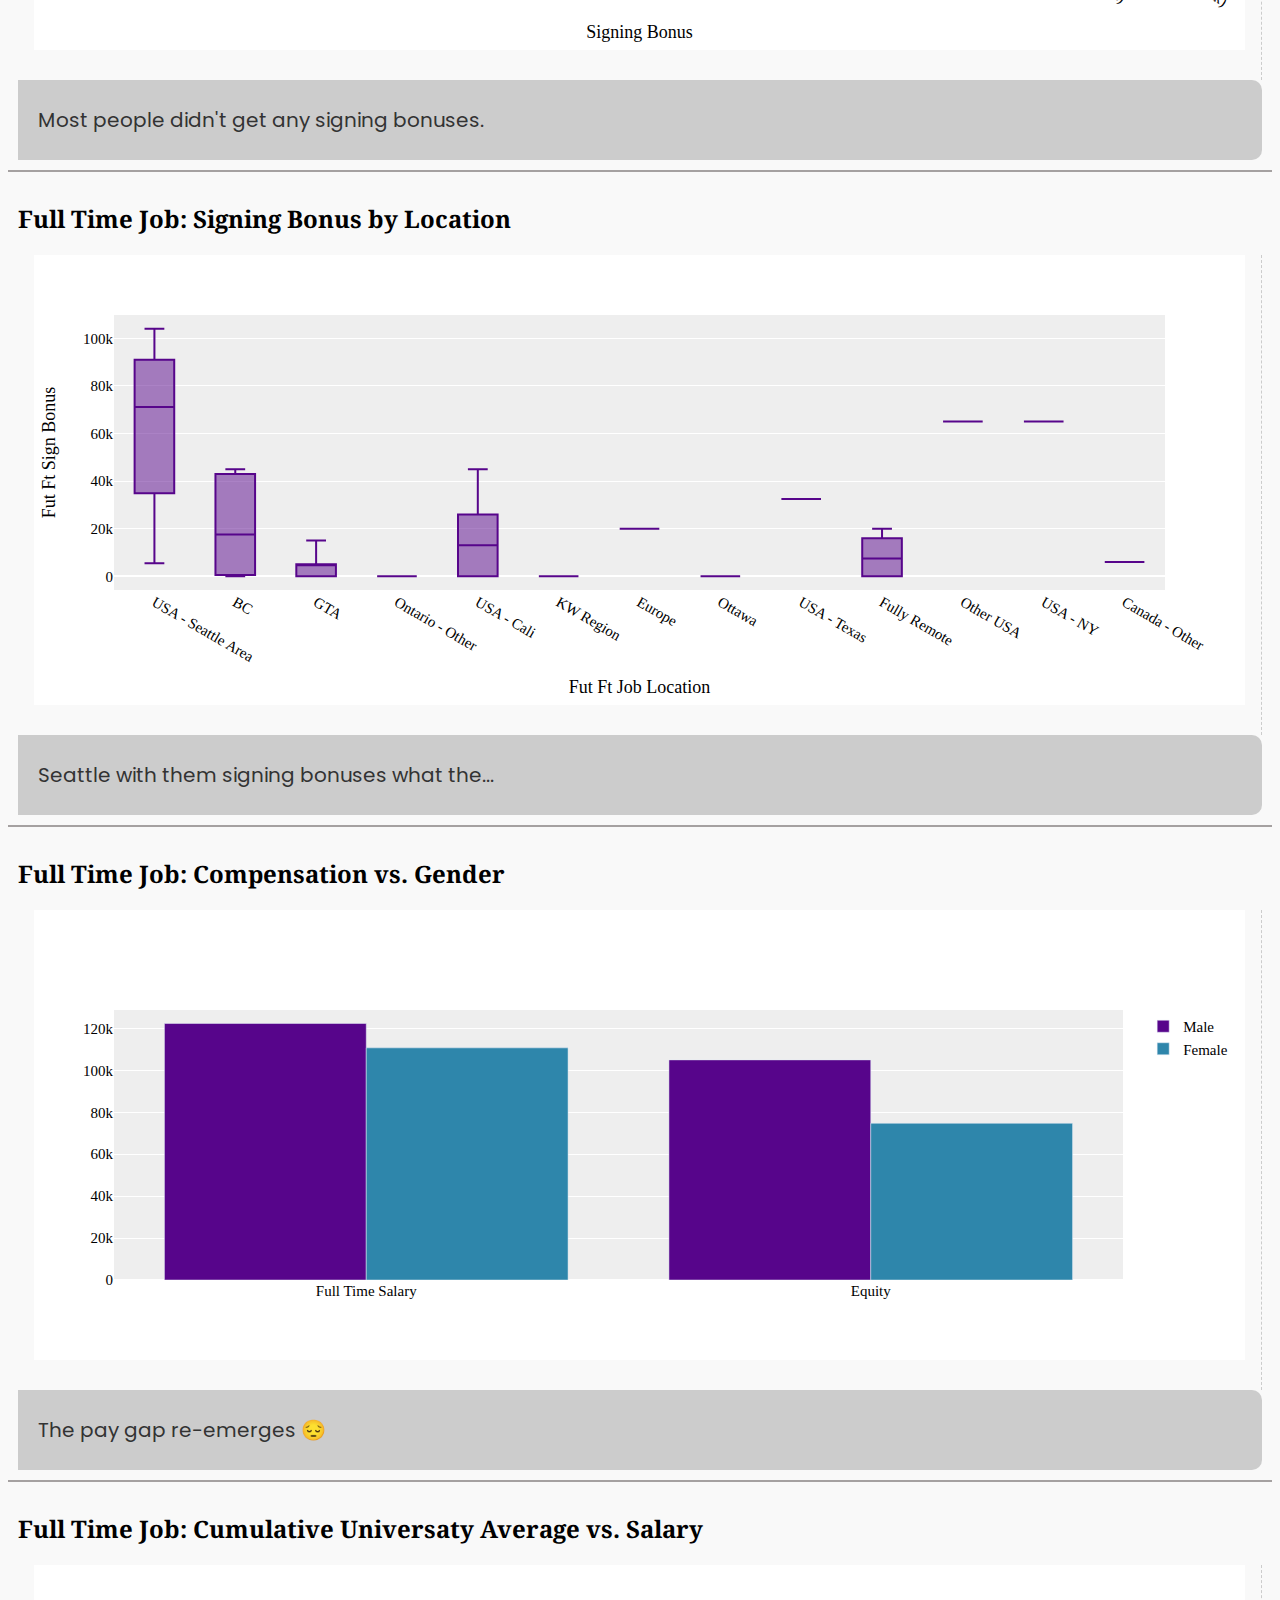
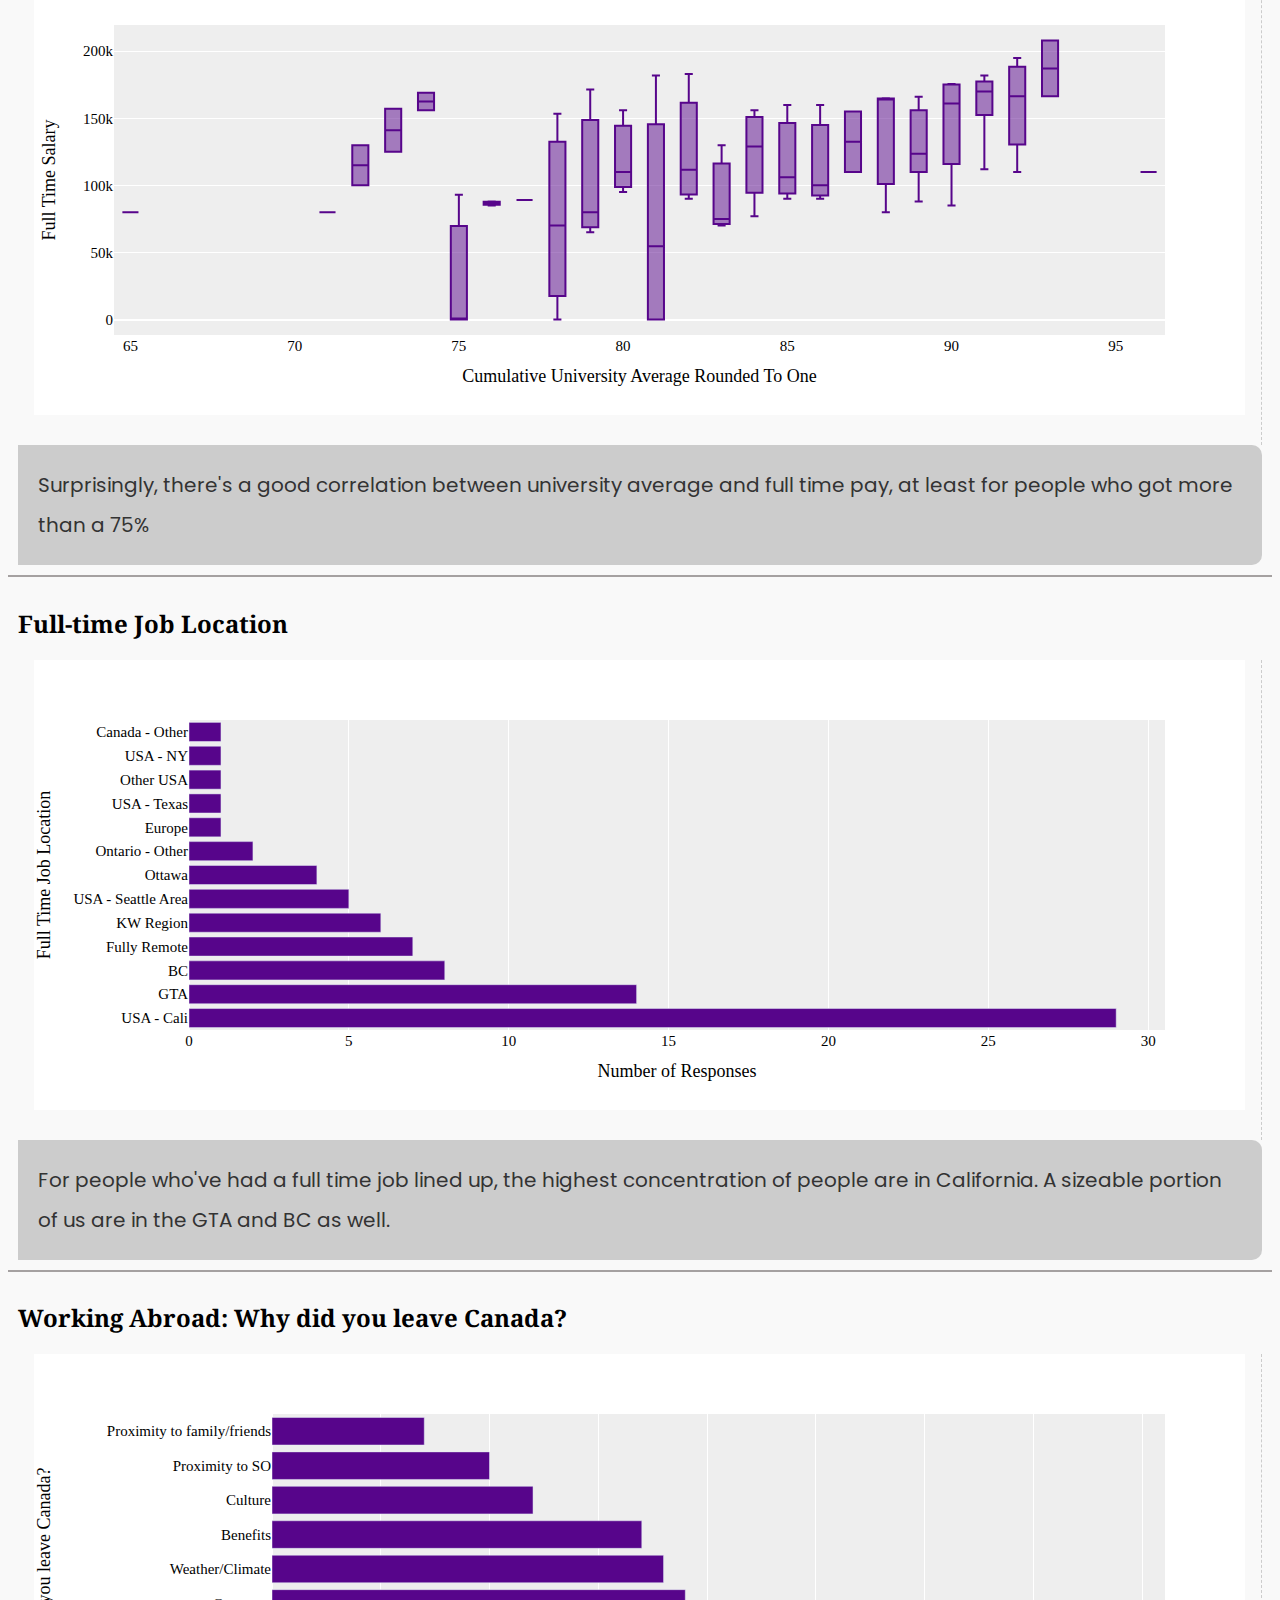
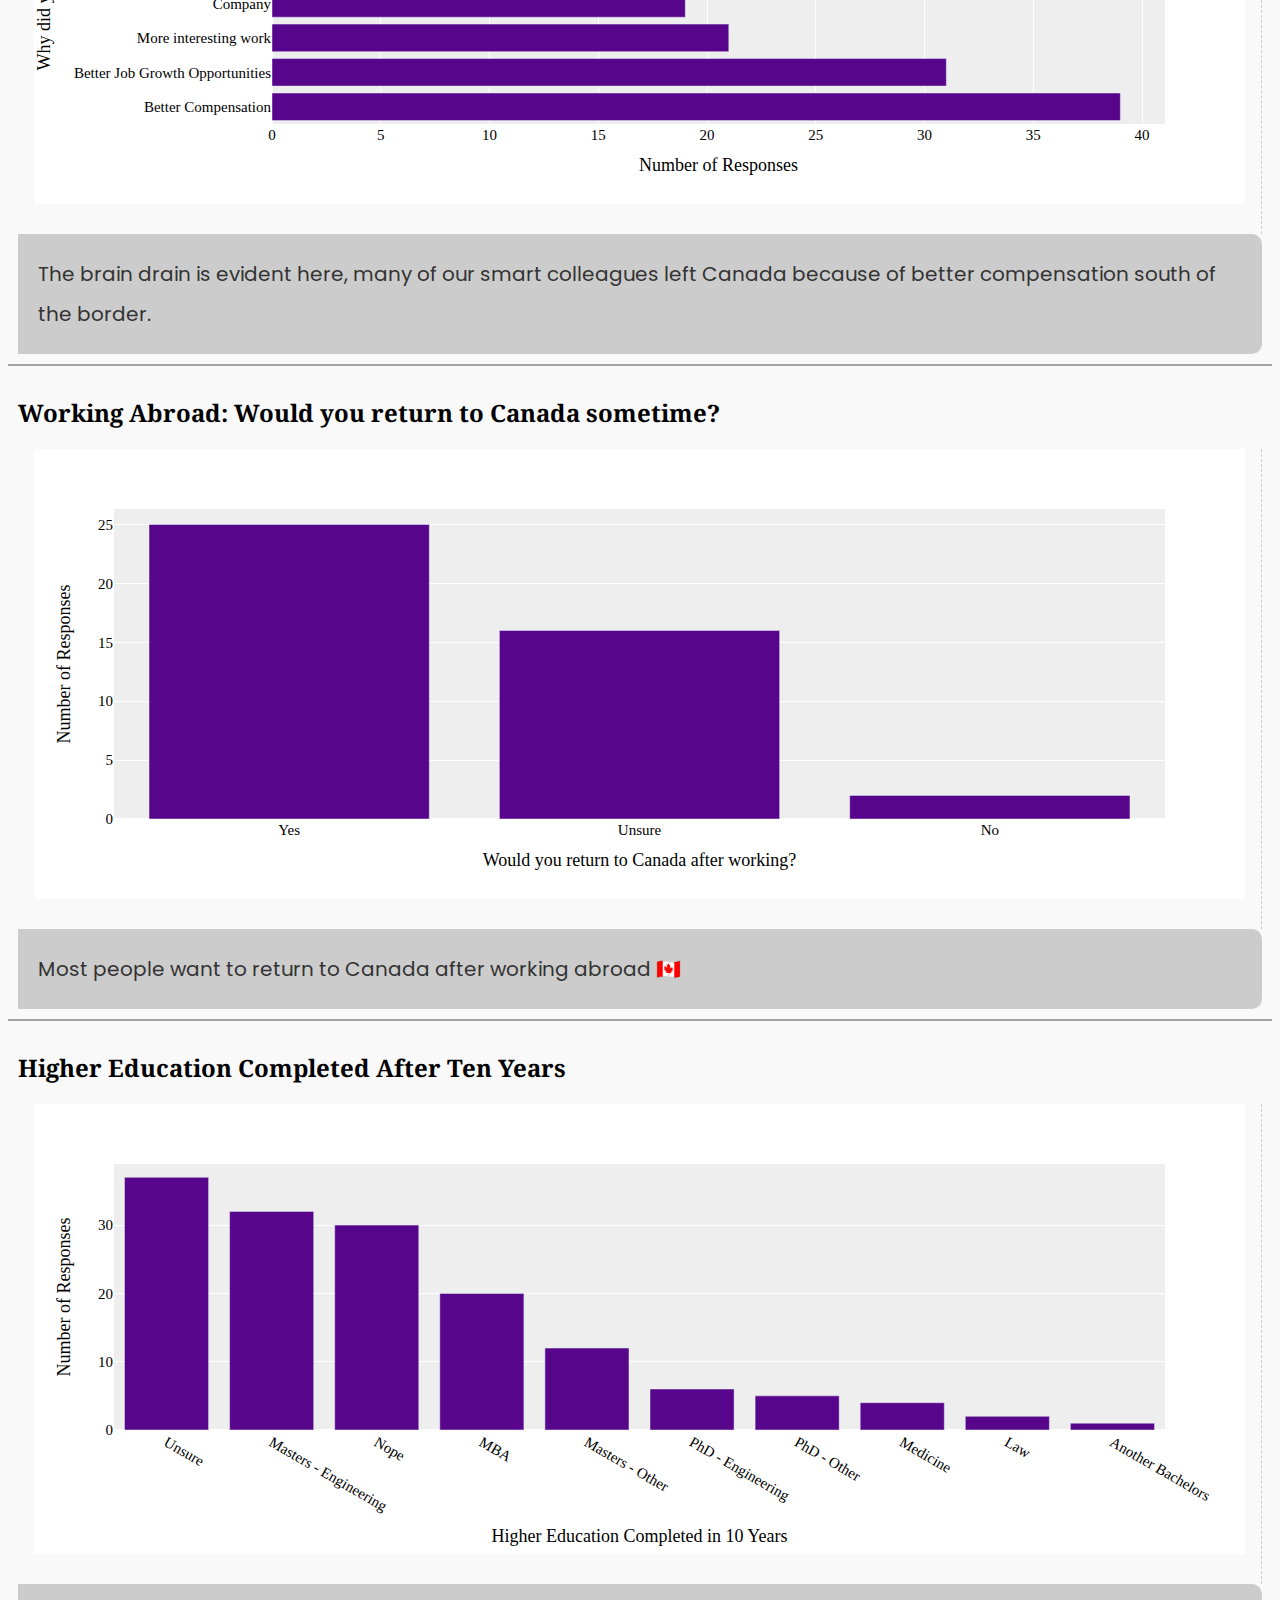
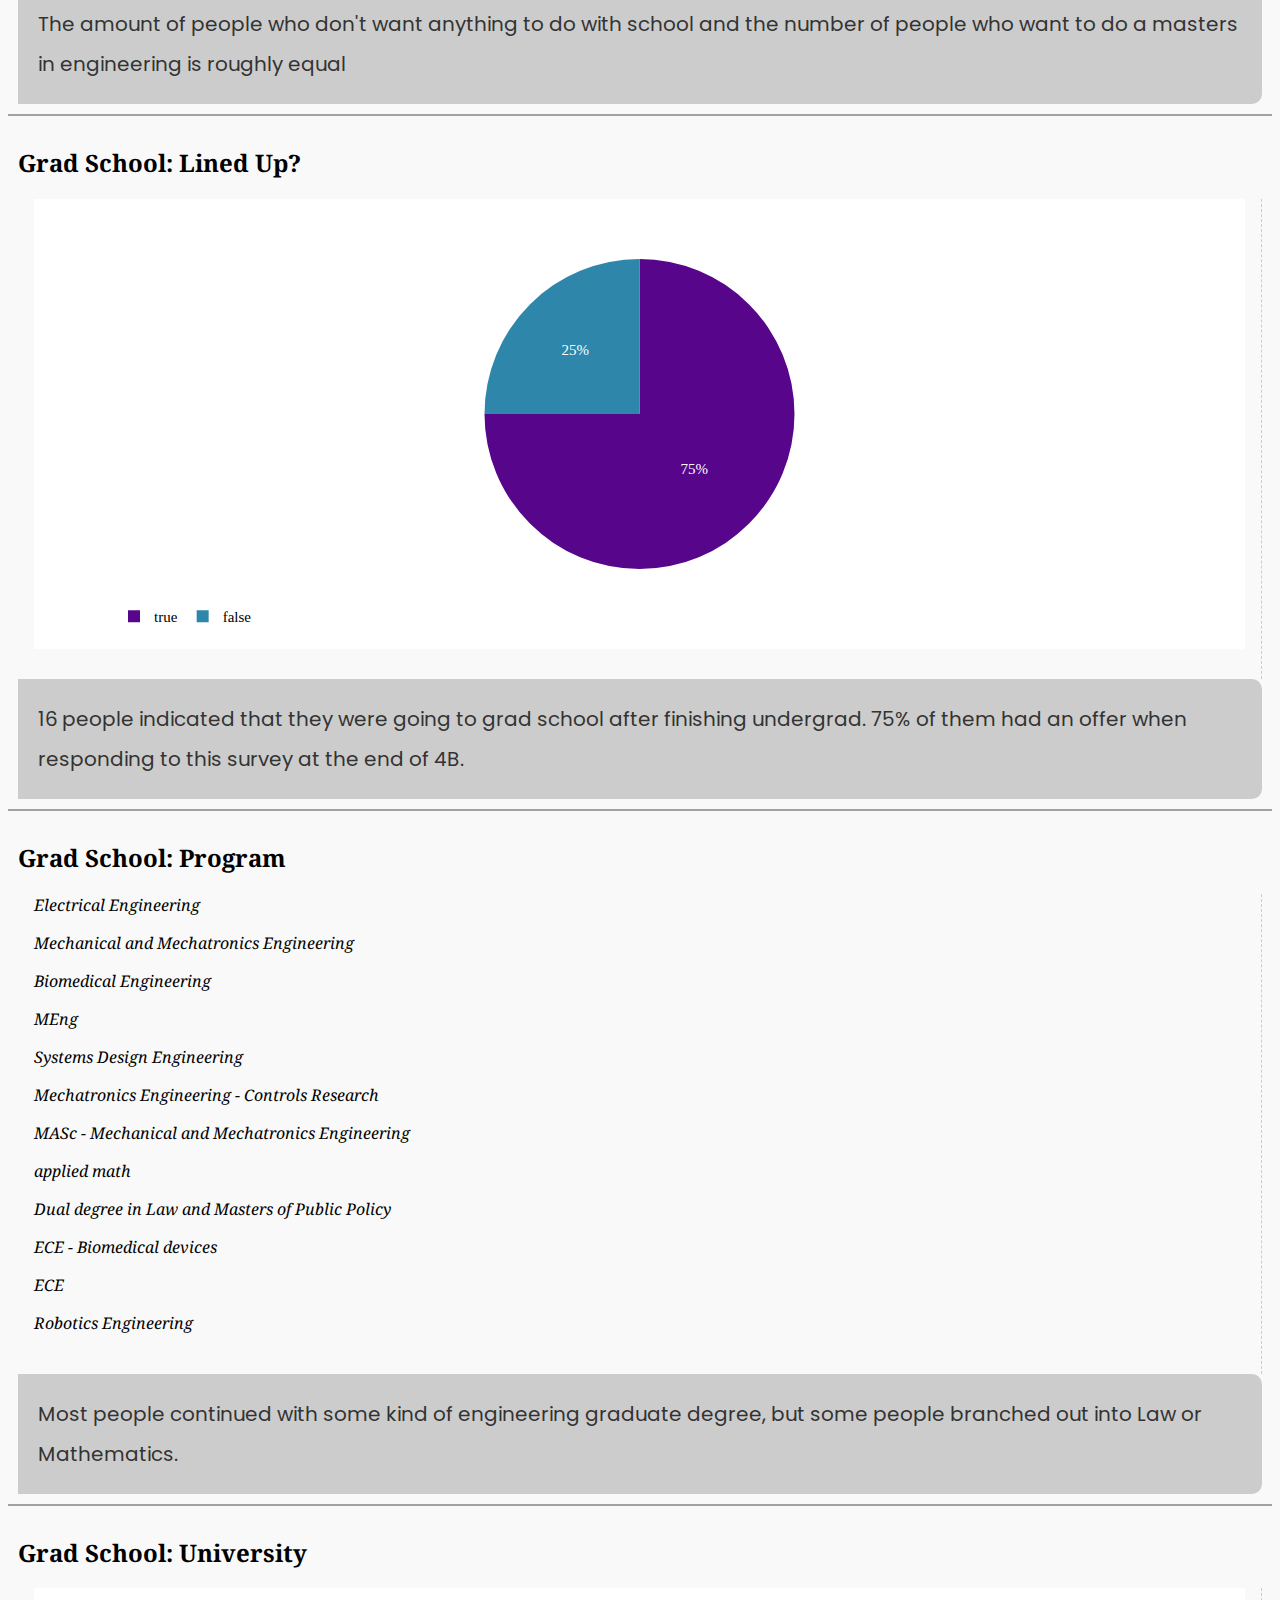
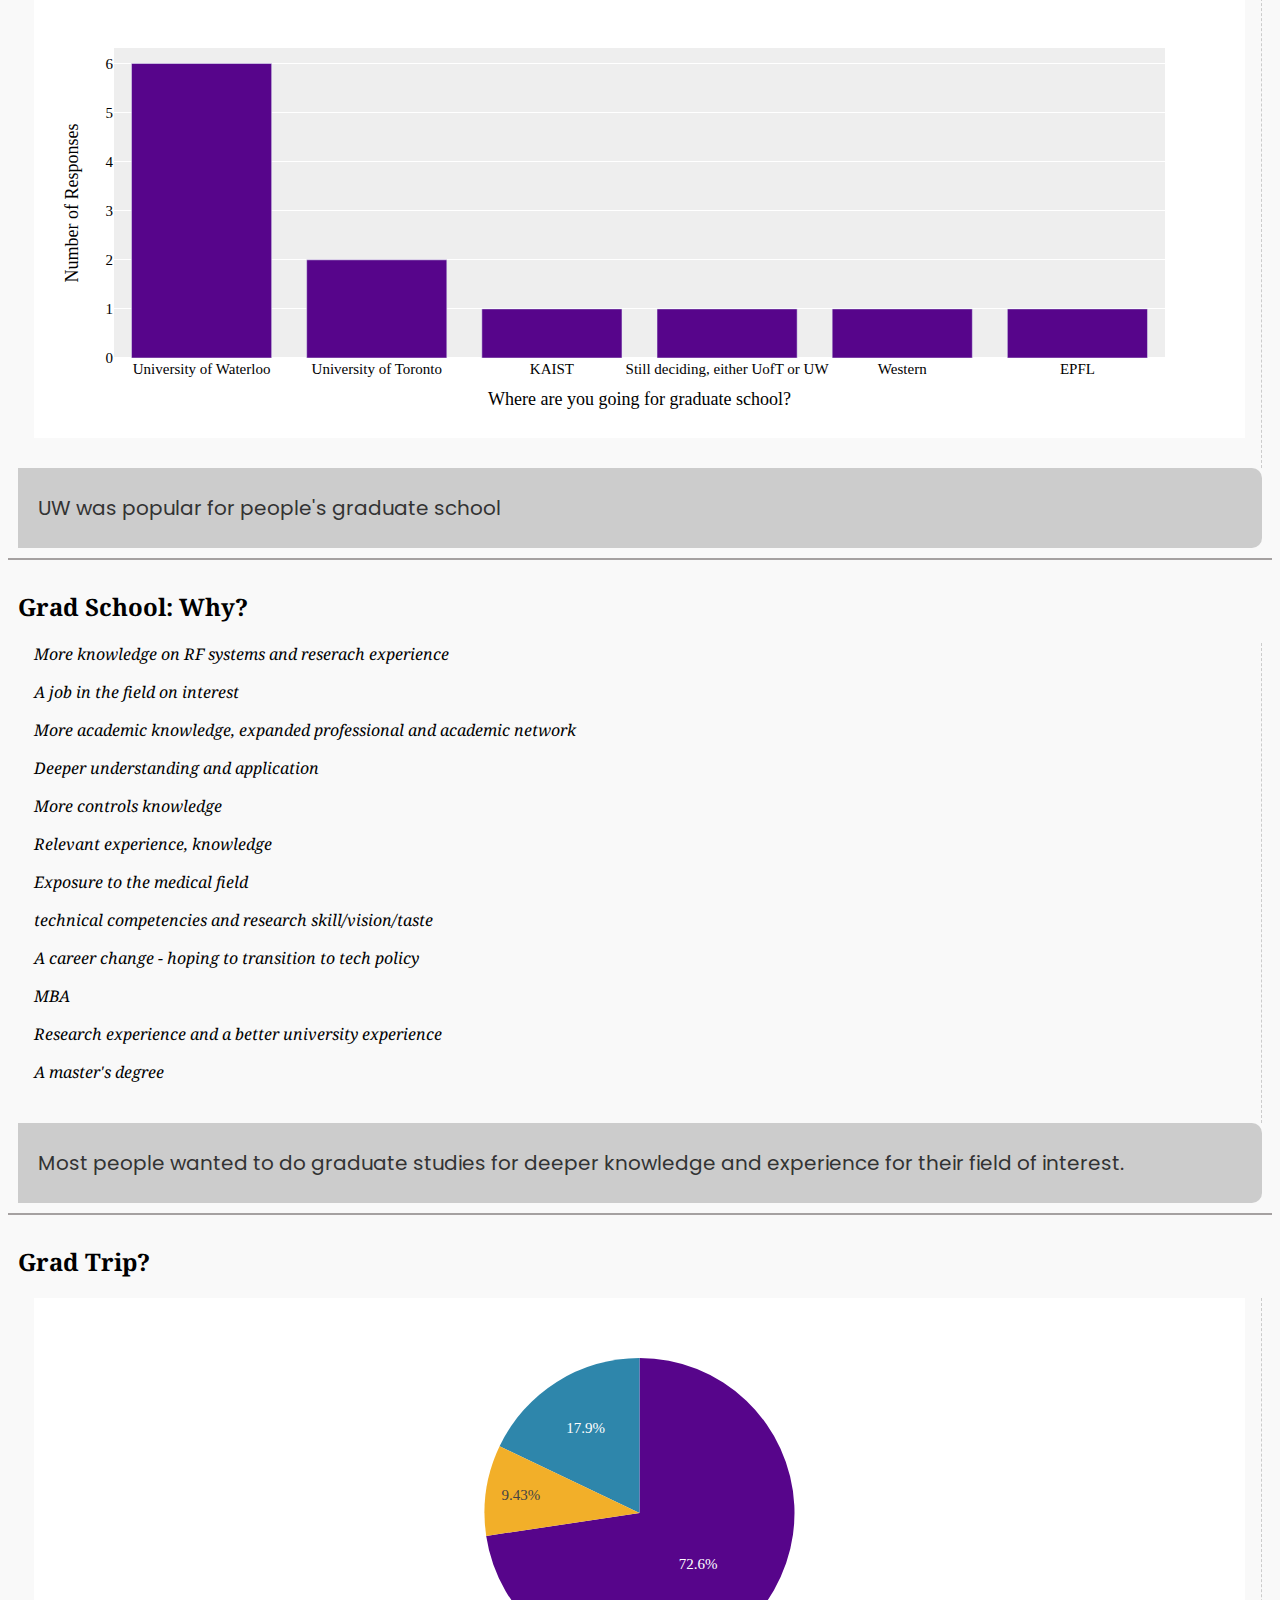
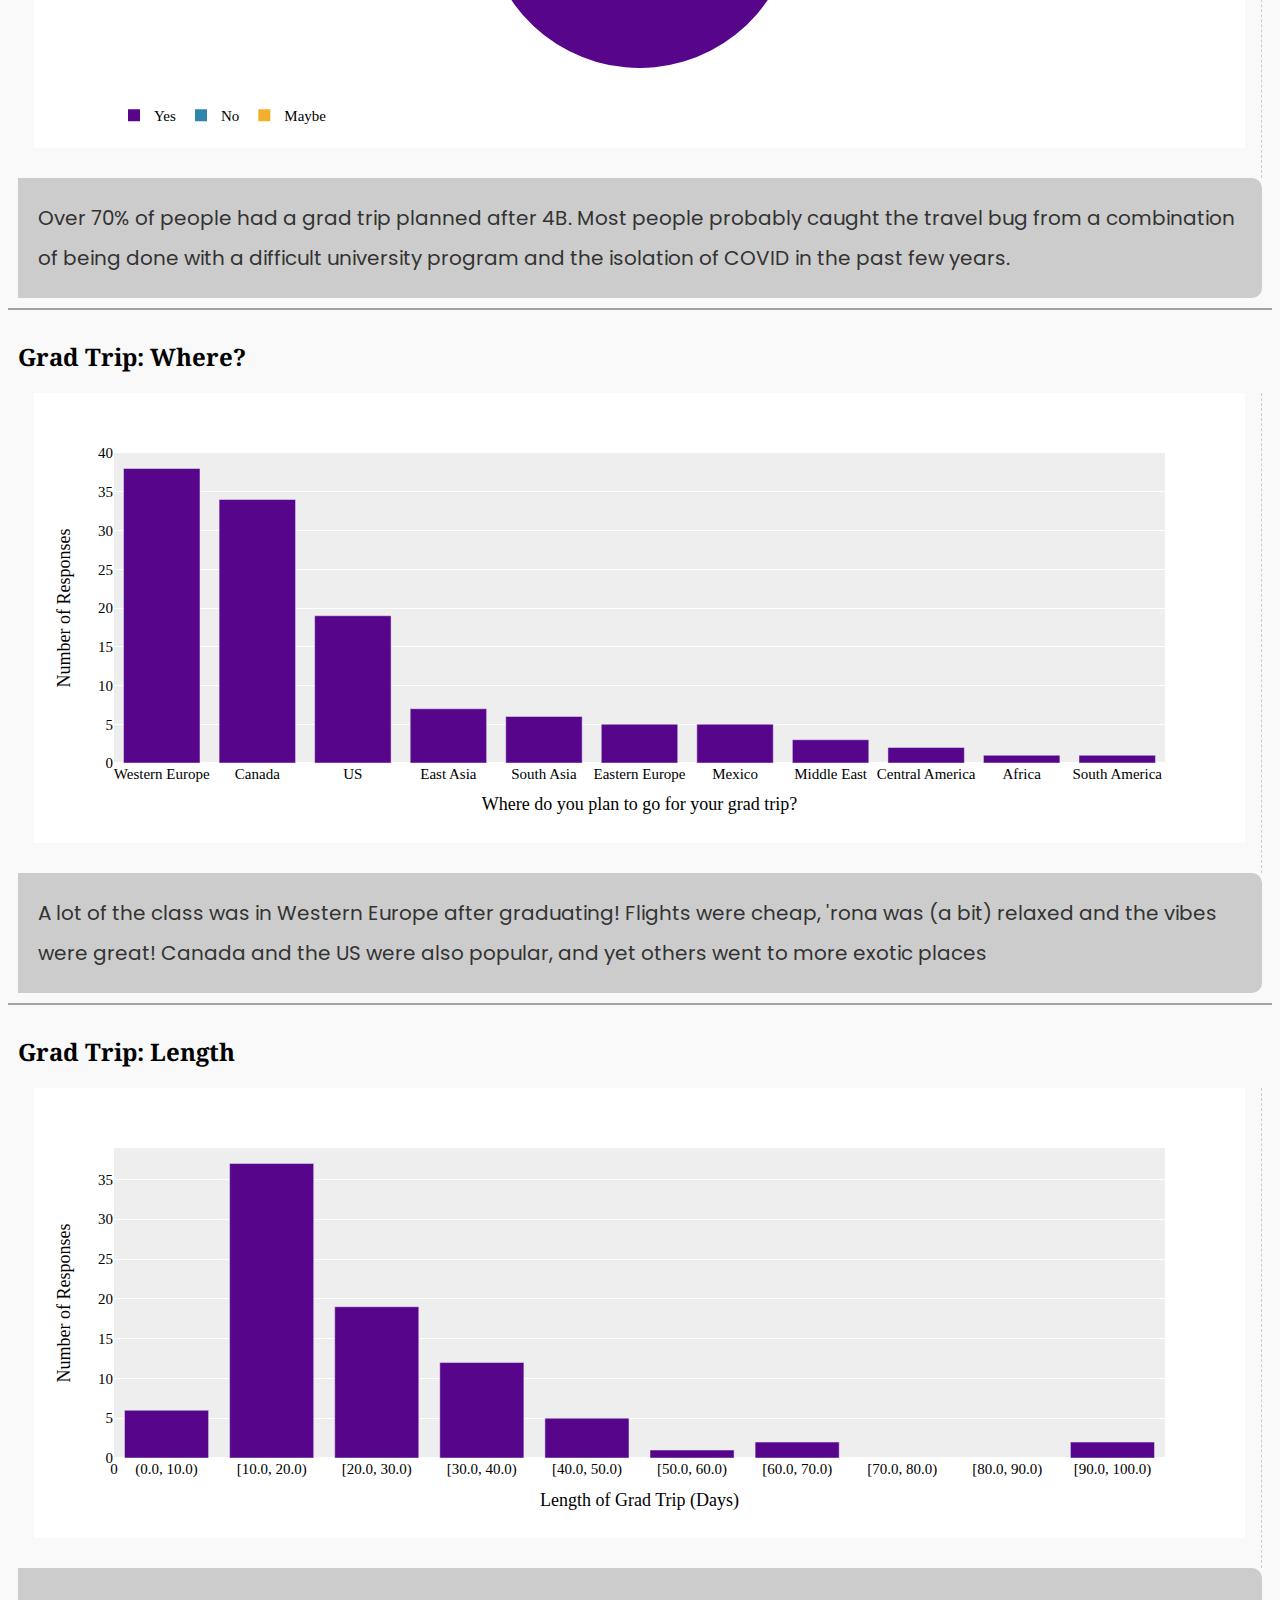
<file: future-plans.html>
<!doctype html>
<html lang="en" data-bs-theme="light">

<head>
    <!-- Google tag (gtag.js) -->
    <script async src=" https://www.googletagmanager.com/gtag/js?id=G-RNSN3MQ0Q7">
    </script>
    <script>
        window.dataLayer = window.dataLayer || [];
        function gtag() { dataLayer.push(arguments); }
        gtag('js', new Date());

        gtag('config', 'G-RNSN3MQ0Q7');
    </script>

    <link rel="preconnect" href="https://fonts.googleapis.com">
    <link rel="preconnect" href="https://fonts.gstatic.com" crossorigin>
    <link href="https://fonts.googleapis.com/css2?family=Noto+Serif&family=Poppins:wght@300&display=swap"
        rel="stylesheet">
    <link rel="stylesheet" href="style.css">
    <meta charset="utf-8">
    <meta name="viewport" content="width=device-width, initial-scale=1">
    <meta name="page-name" content="future-plans">
    <title>Mechatronics Class Profile 2022</title>
    <link href=" https://cdn.jsdelivr.net/npm/bootstrap@5.3.0-alpha3/dist/css/bootstrap.min.css" rel="stylesheet"
        integrity="sha384-KK94CHFLLe+nY2dmCWGMq91rCGa5gtU4mk92HdvYe+M/SXH301p5ILy+dN9+nJOZ" crossorigin="anonymous">
</head>

<body>
    <script src="https://cdn.jsdelivr.net/npm/bootstrap@5.3.0-alpha3/dist/js/bootstrap.bundle.min.js"
        integrity="sha384-ENjdO4Dr2bkBIFxQpeoTz1HIcje39Wm4jDKdf19U8gI4ddQ3GYNS7NTKfAdVQSZe"
        crossorigin="anonymous"></script>

    <script src="plotly.min.js"></script>
    <nav class="navbar navbar-expand-lg">
        <a class="navbar-brand" href="index.html">Tron 2022 Class Profile</a>
        <button class="navbar-toggler" type="button" data-toggle="collapse" data-target="#navbarNavAltMarkup"
            aria-controls="navbarNavAltMarkup" aria-expanded="false" aria-label="Toggle navigation">
            <span class="navbar-toggler-icon"></span>
        </button>
        <div class="collapse navbar-collapse" id="navbarNavAltMarkup">
            <div class="navbar-nav" id="topNavBar">


            </div>
        </div>
    </nav>

    <div class="container">
        <div class="alert alert-warning mobile-warning">
            View this website on desktop for the best experience!
        </div><div class="row border-row">
    <h2>One-Year Outlook</h2>
    <div class="col-md-8 graph-wrapper">
        <div id="fut_oneYearOutlook" class="plotly-graph-div" style="height:100%; width:100%;"></div>
    </div>
    <div class="col-md-4 graph-writeup">
        80% of people thought they'd be working full time one year from when they submitted the survey, with most of those people already having a job lined up
    </div>
</div><div class="row border-row">
    <h2>Full-time Job Employment Arrangement</h2>
    <div class="col-md-8 graph-wrapper">
        <div id="fut_ft_employmentArrangement" class="plotly-graph-div" style="height:100%; width:100%;"></div>
    </div>
    <div class="col-md-4 graph-writeup">
        The vast majority of Trons signed normal full-time job employment agreements
    </div>
</div><div class="row border-row">
    <h2>Full Time Job: Was it a previous co-op?</h2>
    <div class="col-md-8 graph-wrapper">
        <div id="fut_ft_wasCoopJob" class="plotly-graph-div" style="height:100%; width:100%;"></div>
    </div>
    <div class="col-md-4 graph-writeup">
        Not only does the co-op program help develop skills for the workforce, 60% of respondents also returned to a co-op employee for a full time job after graduating!
    </div>
</div><div class="row border-row">
    <h2>Full Time Job Companies</h2>
    <div class="col-md-8 ">
        <img src="img/fut_ft_company_wc.png" class="img-fluid ahhh"/>
    </div>
    <div class="col-md-4 graph-writeup">
        A good mix of well-known names and small startups in here!
    </div>
</div><div class="row border-row">
    <h2>Full-Time Type of Work</h2>
    <div class="col-md-8 graph-wrapper">
        <div id="fut_ft_typeOfWork" class="plotly-graph-div" style="height:100%; width:100%;"></div>
    </div>
    <div class="col-md-4 graph-writeup">
        Most of us are doing some kind of software, but there is a sizable amount of other responsibilities
    </div>
</div><div class="row border-row">
    <h2>Full Time Job: Why'd you pick it?</h2>
    <div class="col-md-8 graph-wrapper">
        <div id="fut_ft_whyThisJob" class="plotly-graph-div" style="height:100%; width:100%;"></div>
    </div>
    <div class="col-md-4 graph-writeup">
        Not much more to say about this one
    </div>
</div><div class="row border-row">
    <h2>Full Time Job: Salaries</h2>
    <div class="col-md-8 graph-wrapper">
        <div id="fut_ft_salary_filtered" class="plotly-graph-div" style="height:100%; width:100%;"></div>
    </div>
    <div class="col-md-4 graph-writeup">
        Let's make that money!!! 🤑⚙️
    </div>
</div><div class="row border-row">
    <h2>Full Time Job: Total Compensation (CAD) vs. Location</h2>
    <div class="col-md-8 graph-wrapper">
        <div id="fut_ft_jobLocationvsfut_ft_total_comp" class="plotly-graph-div" style="height:100%; width:100%;"></div>
    </div>
    <div class="col-md-4 graph-writeup">
        Someone in Ontario got crazy equity!
    </div>
</div><div class="row border-row">
    <h2>Full Time Job: Signing Bonuses</h2>
    <div class="col-md-8 graph-wrapper">
        <div id="fut_ft_signBonus" class="plotly-graph-div" style="height:100%; width:100%;"></div>
    </div>
    <div class="col-md-4 graph-writeup">
        Most people didn't get any signing bonuses.
    </div>
</div><div class="row border-row">
    <h2>Full Time Job: Signing Bonus by Location</h2>
    <div class="col-md-8 graph-wrapper">
        <div id="fut_ft_jobLocationvsfut_ft_signBonus" class="plotly-graph-div" style="height:100%; width:100%;"></div>
    </div>
    <div class="col-md-4 graph-writeup">
        Seattle with them signing bonuses what the...
    </div>
</div><div class="row border-row">
    <h2>Full Time Job: Compensation vs. Gender</h2>
    <div class="col-md-8 graph-wrapper">
        <div id="gender_vs_ft_comp" class="plotly-graph-div" style="height:100%; width:100%;"></div>
    </div>
    <div class="col-md-4 graph-writeup">
        The pay gap re-emerges 😔
    </div>
</div><div class="row border-row">
    <h2>Full Time Job: Cumulative Universaty Average vs. Salary</h2>
    <div class="col-md-8 graph-wrapper">
        <div id="cumulativeUniversityAverageRoundedToOnevsfut_ft_salary" class="plotly-graph-div" style="height:100%; width:100%;"></div>
    </div>
    <div class="col-md-4 graph-writeup">
        Surprisingly, there's a good correlation between university average and full time pay, at least for people who got more than a 75%
    </div>
</div><div class="row border-row">
    <h2>Full-time Job Location</h2>
    <div class="col-md-8 graph-wrapper">
        <div id="fut_ft_jobLocation" class="plotly-graph-div" style="height:100%; width:100%;"></div>
    </div>
    <div class="col-md-4 graph-writeup">
        For people who've had a full time job lined up, the highest concentration of people are in California. A sizeable portion of us are in the GTA and BC as well.
    </div>
</div><div class="row border-row">
    <h2>Working Abroad: Why did you leave Canada?</h2>
    <div class="col-md-8 graph-wrapper">
        <div id="fut_ft_whyLeaveCanada" class="plotly-graph-div" style="height:100%; width:100%;"></div>
    </div>
    <div class="col-md-4 graph-writeup">
        The brain drain is evident here, many of our smart colleagues left Canada because of better compensation south of the border.
    </div>
</div><div class="row border-row">
    <h2>Working Abroad: Would you return to Canada sometime?</h2>
    <div class="col-md-8 graph-wrapper">
        <div id="fut_ft_returnToCanada" class="plotly-graph-div" style="height:100%; width:100%;"></div>
    </div>
    <div class="col-md-4 graph-writeup">
        Most people want to return to Canada after working abroad 🇨🇦
    </div>
</div><div class="row border-row">
    <h2>Higher Education Completed After Ten Years</h2>
    <div class="col-md-8 graph-wrapper">
        <div id="fut_higherEducationTenYears" class="plotly-graph-div" style="height:100%; width:100%;"></div>
    </div>
    <div class="col-md-4 graph-writeup">
        The amount of people who don't want anything to do with school and the number of people who want to do a masters in engineering is roughly equal
    </div>
</div><div class="row border-row">
    <h2>Grad School: Lined Up?</h2>
    <div class="col-md-8 graph-wrapper">
        <div id="fut_grad_linedUp" class="plotly-graph-div" style="height:100%; width:100%;"></div>
    </div>
    <div class="col-md-4 graph-writeup">
        16 people indicated that they were going to grad school after finishing undergrad. 75% of them had an offer when responding to this survey at the end of 4B.
    </div>
</div><div class="row border-row">
    <h2>Grad School: Program</h2>
    <div class="col-md-8 graph-wrapper">
        <div class="quote">
    <p>Electrical Engineering</p>
</div><div class="quote">
    <p>Mechanical and Mechatronics Engineering</p>
</div><div class="quote">
    <p>Biomedical Engineering</p>
</div><div class="quote">
    <p>MEng</p>
</div><div class="quote">
    <p>Systems Design Engineering</p>
</div><div class="quote">
    <p>Mechatronics Engineering - Controls Research</p>
</div><div class="quote">
    <p>MASc - Mechanical and Mechatronics Engineering</p>
</div><div class="quote">
    <p>applied math</p>
</div><div class="quote">
    <p>Dual degree in Law and Masters of Public Policy</p>
</div><div class="quote">
    <p>ECE - Biomedical devices</p>
</div><div class="quote">
    <p>ECE</p>
</div><div class="quote">
    <p>Robotics Engineering</p>
</div>
    </div>
    <div class="col-md-4 graph-writeup">
        Most people continued with some kind of engineering graduate degree, but some people branched out into Law or Mathematics.
    </div>
</div><div class="row border-row">
    <h2>Grad School: University</h2>
    <div class="col-md-8 graph-wrapper">
        <div id="fut_grad_where_amalg" class="plotly-graph-div" style="height:100%; width:100%;"></div>
    </div>
    <div class="col-md-4 graph-writeup">
        UW was popular for people's graduate school
    </div>
</div><div class="row border-row">
    <h2>Grad School: Why?</h2>
    <div class="col-md-8 graph-wrapper">
        <div class="quote">
    <p>More knowledge on RF systems and reserach experience</p>
</div><div class="quote">
    <p>A job in the field on interest</p>
</div><div class="quote">
    <p>More academic knowledge, expanded professional and academic network</p>
</div><div class="quote">
    <p>Deeper understanding and application</p>
</div><div class="quote">
    <p>More controls knowledge</p>
</div><div class="quote">
    <p>Relevant experience, knowledge</p>
</div><div class="quote">
    <p>Exposure to the medical field</p>
</div><div class="quote">
    <p>technical competencies and research skill/vision/taste</p>
</div><div class="quote">
    <p>A career change - hoping to transition to tech policy</p>
</div><div class="quote">
    <p>MBA</p>
</div><div class="quote">
    <p>Research experience and a better university experience</p>
</div><div class="quote">
    <p>A master's degree</p>
</div>
    </div>
    <div class="col-md-4 graph-writeup">
        Most people wanted to do graduate studies for deeper knowledge and experience for their field of interest.
    </div>
</div><div class="row border-row">
    <h2>Grad Trip?</h2>
    <div class="col-md-8 graph-wrapper">
        <div id="gradTrip" class="plotly-graph-div" style="height:100%; width:100%;"></div>
    </div>
    <div class="col-md-4 graph-writeup">
        Over 70% of people had a grad trip planned after 4B. Most people probably caught the travel bug from a combination of being done with a difficult university program and the isolation of COVID in the past few years.
    </div>
</div><div class="row border-row">
    <h2>Grad Trip: Where?</h2>
    <div class="col-md-8 graph-wrapper">
        <div id="gradTrip_where" class="plotly-graph-div" style="height:100%; width:100%;"></div>
    </div>
    <div class="col-md-4 graph-writeup">
        A lot of the class was in Western Europe after graduating! Flights were cheap, 'rona was (a bit) relaxed and the vibes were great! Canada and the US were also popular, and yet others went to more exotic places
    </div>
</div><div class="row border-row">
    <h2>Grad Trip: Length</h2>
    <div class="col-md-8 graph-wrapper">
        <div id="gradTrip_lenDays" class="plotly-graph-div" style="height:100%; width:100%;"></div>
    </div>
    <div class="col-md-4 graph-writeup">
        Most people went for a couple weeks, but someone had a 3 month trip planned!
    </div>
</div><div class="row border-row">
    <h2>Tron Friends After Ten Years</h2>
    <div class="col-md-8 graph-wrapper">
        <div id="fut_friendsTronTenYears" class="plotly-graph-div" style="height:100%; width:100%;"></div>
    </div>
    <div class="col-md-4 graph-writeup">
        Most people thought they'd be friends with at least a person from Tron in ten years!
    </div>
</div><div class="row border-row">
    <h2>Marriage Age</h2>
    <div class="col-md-8 graph-wrapper">
        <div id="fut_marriageAge" class="plotly-graph-div" style="height:100%; width:100%;"></div>
    </div>
    <div class="col-md-4 graph-writeup">
        The vast majority of people would like to get married in the future, with most aiming for between 25-30
    </div>
</div><div class="row border-row">
    <h2>Children Age</h2>
    <div class="col-md-8 graph-wrapper">
        <div id="fut_kidsAge" class="plotly-graph-div" style="height:100%; width:100%;"></div>
    </div>
    <div class="col-md-4 graph-writeup">
        There is more variability in when and if people want children. 13% of people don't plan to have kids at all.
    </div>
</div><div class="row border-row">
    <h2>Comments on the Overall Tron Experience</h2>
    <div class="col-md-8 graph-wrapper">
        <div class="quote">
    <p>tron is a mistake but its a good mistake to make</p>
</div><div class="quote">
    <p>Mechatronics was not a mistake</p>
</div><div class="quote">
    <p>One issue is that due to the job market/compensation, many people in the class tend to lean towards software. As someone on the mechancial side this really leaves a handful of people I can speak mech with. Overall it seems like I'm in the wrong program in this sense. Mechatronics feels like it's more ECE than ME.</p>
</div><div class="quote">
    <p>I think it's a poorly designed program that has to potential to be good but not in a good state right now. There are a ton of useless courses if someone is trying to go into robotics. They should make 3 separate streams after 2B where we can pick a cluster of courses to specialize in (similar to how EngSci at UofT does it).</p>
</div><div class="quote">
    <p>Breadth of program is a double-edged sword. If you know what you're interested in doing, it would be good to transfer into a program that better matches</p>
</div><div class="quote">
    <p>I wish I learned less about mechanical stuff</p>
</div><div class="quote">
    <p>There were things I didn't like but I would do it all againROBOTS!</p>
</div><div class="quote">
    <p>I enjoyed it, and will miss the class</p>
</div><div class="quote">
    <p>You already know mechatronics was a mistake but the people made it worthwhile</p>
</div><div class="quote">
    <p>Tron was great, negative and positive experiences consideredWorth it.</p>
</div>
    </div>
    <div class="col-md-4 graph-writeup">
        There were a variety of opinions about the Tron experience, I tried to capture the most common sentiments.
    </div>
</div><div class="row border-row">
    <h2>What's the best lesson that you learned from this experience?</h2>
    <div class="col-md-8 graph-wrapper">
        <div class="quote">
    <p>profs are there to help you (well most of them) and having friends in class goes long way (as in assignments studying for exams etc)</p>
</div><div class="quote">
    <p>Make memories with those you care about, and prepare in advance if you want things to be easier for future you.</p>
</div><div class="quote">
    <p>University is a very unique point in your life where a lot of your friends are in a very close proximity to you and you can do a lot of things if you want. Enjoy your time, go out and try things, and if you're ever feeling down don't hesitate to reach out to your friends and network cuz they're more willing to help you out more than you think.</p>
</div><div class="quote">
    <p>Time management: start early!</p>
</div><div class="quote">
    <p>Find the reason why you are here striving</p>
</div><div class="quote">
    <p>You need friends to rely on to help you through school</p>
</div>
    </div>
    <div class="col-md-4 graph-writeup">
        nan
    </div>
</div><div class="row border-row">
    <h2>Any advice for young Trons?</h2>
    <div class="col-md-8 graph-wrapper">
        <div class="quote">
    <p>Wait until the end of 2B before you judge yourself. If you perform poorly in first year, it's because you're still adjusting to university or your high school did not prepare you properly. I went from a 28% on my first lin alg quiz to Dean's List in 2B.</p>
</div><div class="quote">
    <p>Yes, don't listen to the upper years. They are pretentious and love to complain to their subordinates about how hard their life is.</p>
</div><div class="quote">
    <p>You'll be fine, just keep going at your own pace.</p>
</div><div class="quote">
    <p>The interview is a game, treat it as such</p>
</div><div class="quote">
    <p>Make the most of your university life. Meet people, do stupid things, have fun. It'll rush by, so cherish it :)</p>
</div>
    </div>
    <div class="col-md-4 graph-writeup">
        nan
    </div>
</div><div class="row">
    <div class="col-4"><a href="#" id="previous-link" type="button" class="btn btn-outline-secondary">Previous</a></div>
    <div class="col-4 patch-container" style="text-align:center">Patch: <span class="patch">8c8b209
</span></div>
    <div class="col-4" style="text-align: right;"><a href=" #" id="next-link" type="button"
            class="btn btn-outline-primary">Next</a></div>

</div>
</div>

</div>
<script src="graphs.js"></script>
<script src="https://code.jquery.com/jquery-3.2.1.slim.min.js"
    integrity="sha384-KJ3o2DKtIkvYIK3UENzmM7KCkRr/rE9/Qpg6aAZGJwFDMVNA/GpGFF93hXpG5KkN"
    crossorigin="anonymous"></script>
<script src="https://cdn.jsdelivr.net/npm/popper.js@1.12.9/dist/umd/popper.min.js"
    integrity="sha384-ApNbgh9B+Y1QKtv3Rn7W3mgPxhU9K/ScQsAP7hUibX39j7fakFPskvXusvfa0b4Q"
    crossorigin="anonymous"></script>
<script src="https://cdn.jsdelivr.net/npm/bootstrap@4.0.0/dist/js/bootstrap.min.js"
    integrity="sha384-JZR6Spejh4U02d8jOt6vLEHfe/JQGiRRSQQxSfFWpi1MquVdAyjUar5+76PVCmYl"
    crossorigin="anonymous"></script>

<script src="main.js"></script>


</body>

</html>
</file>
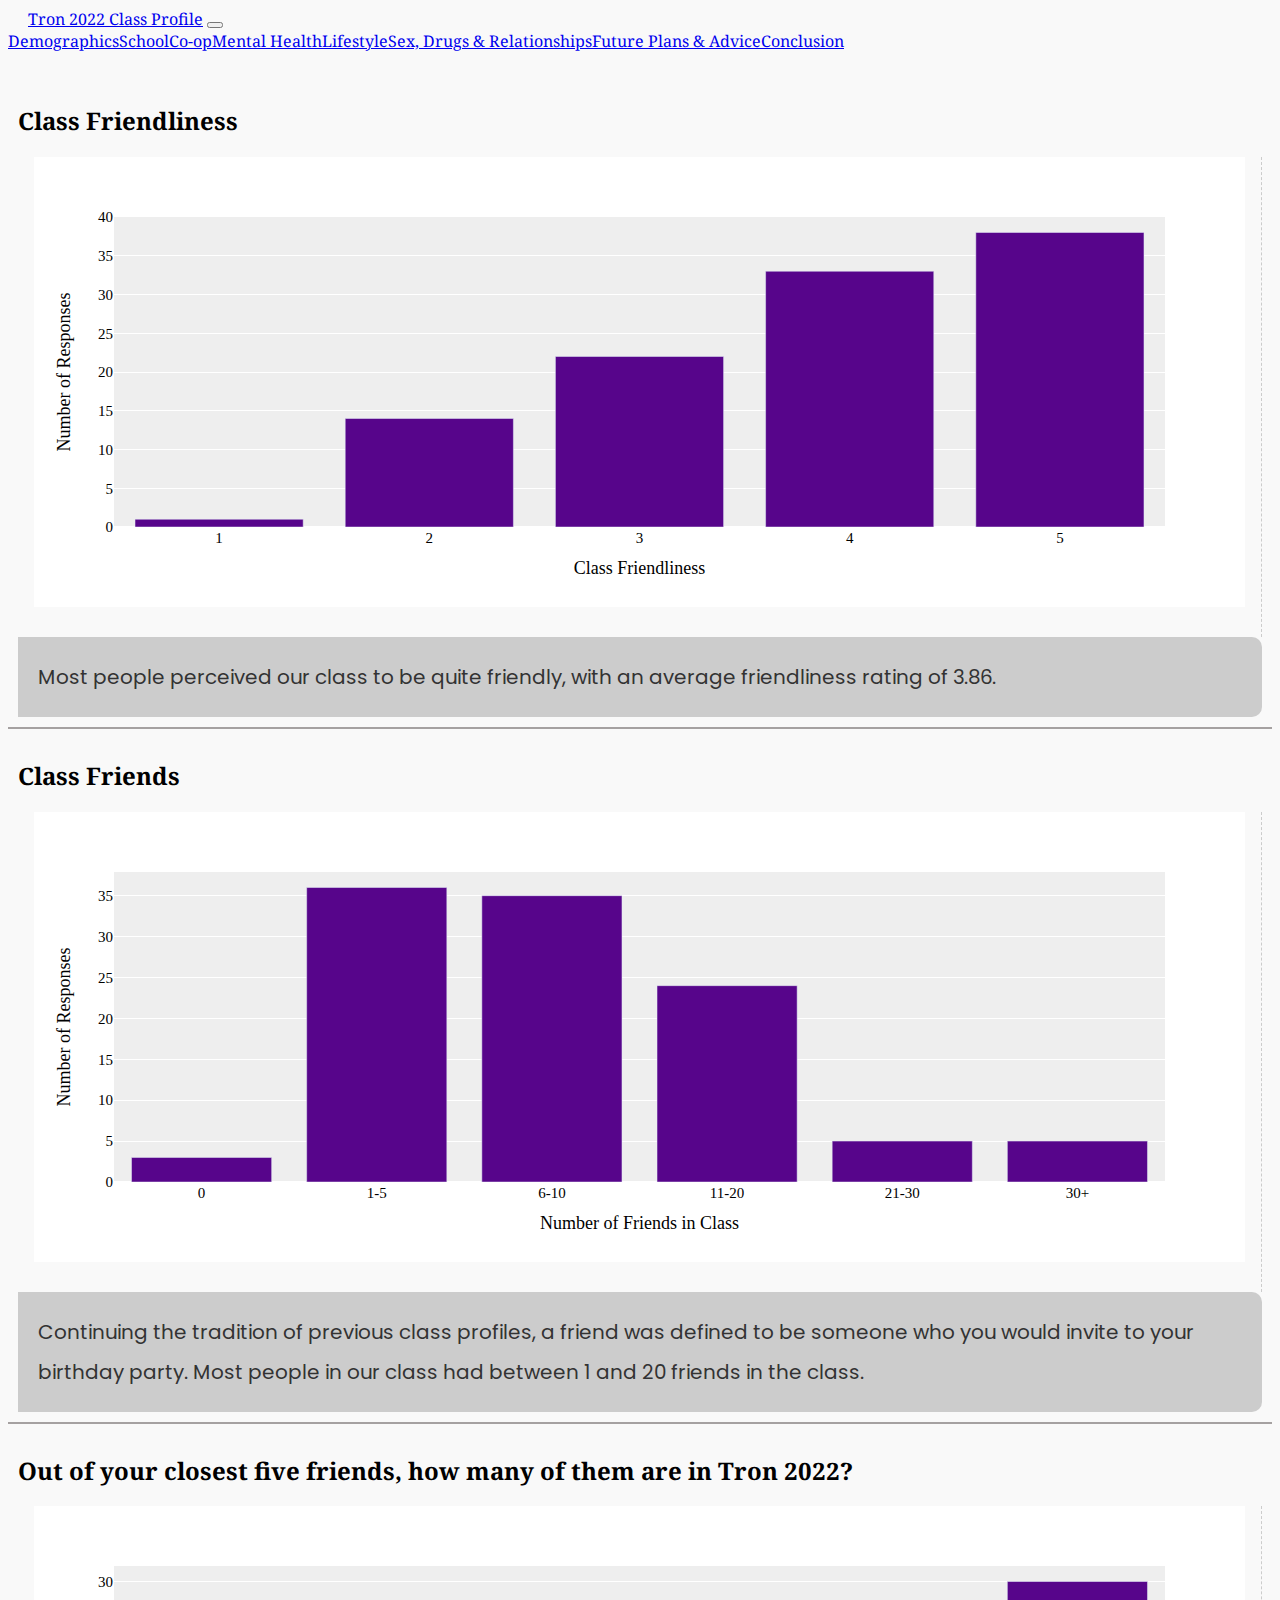
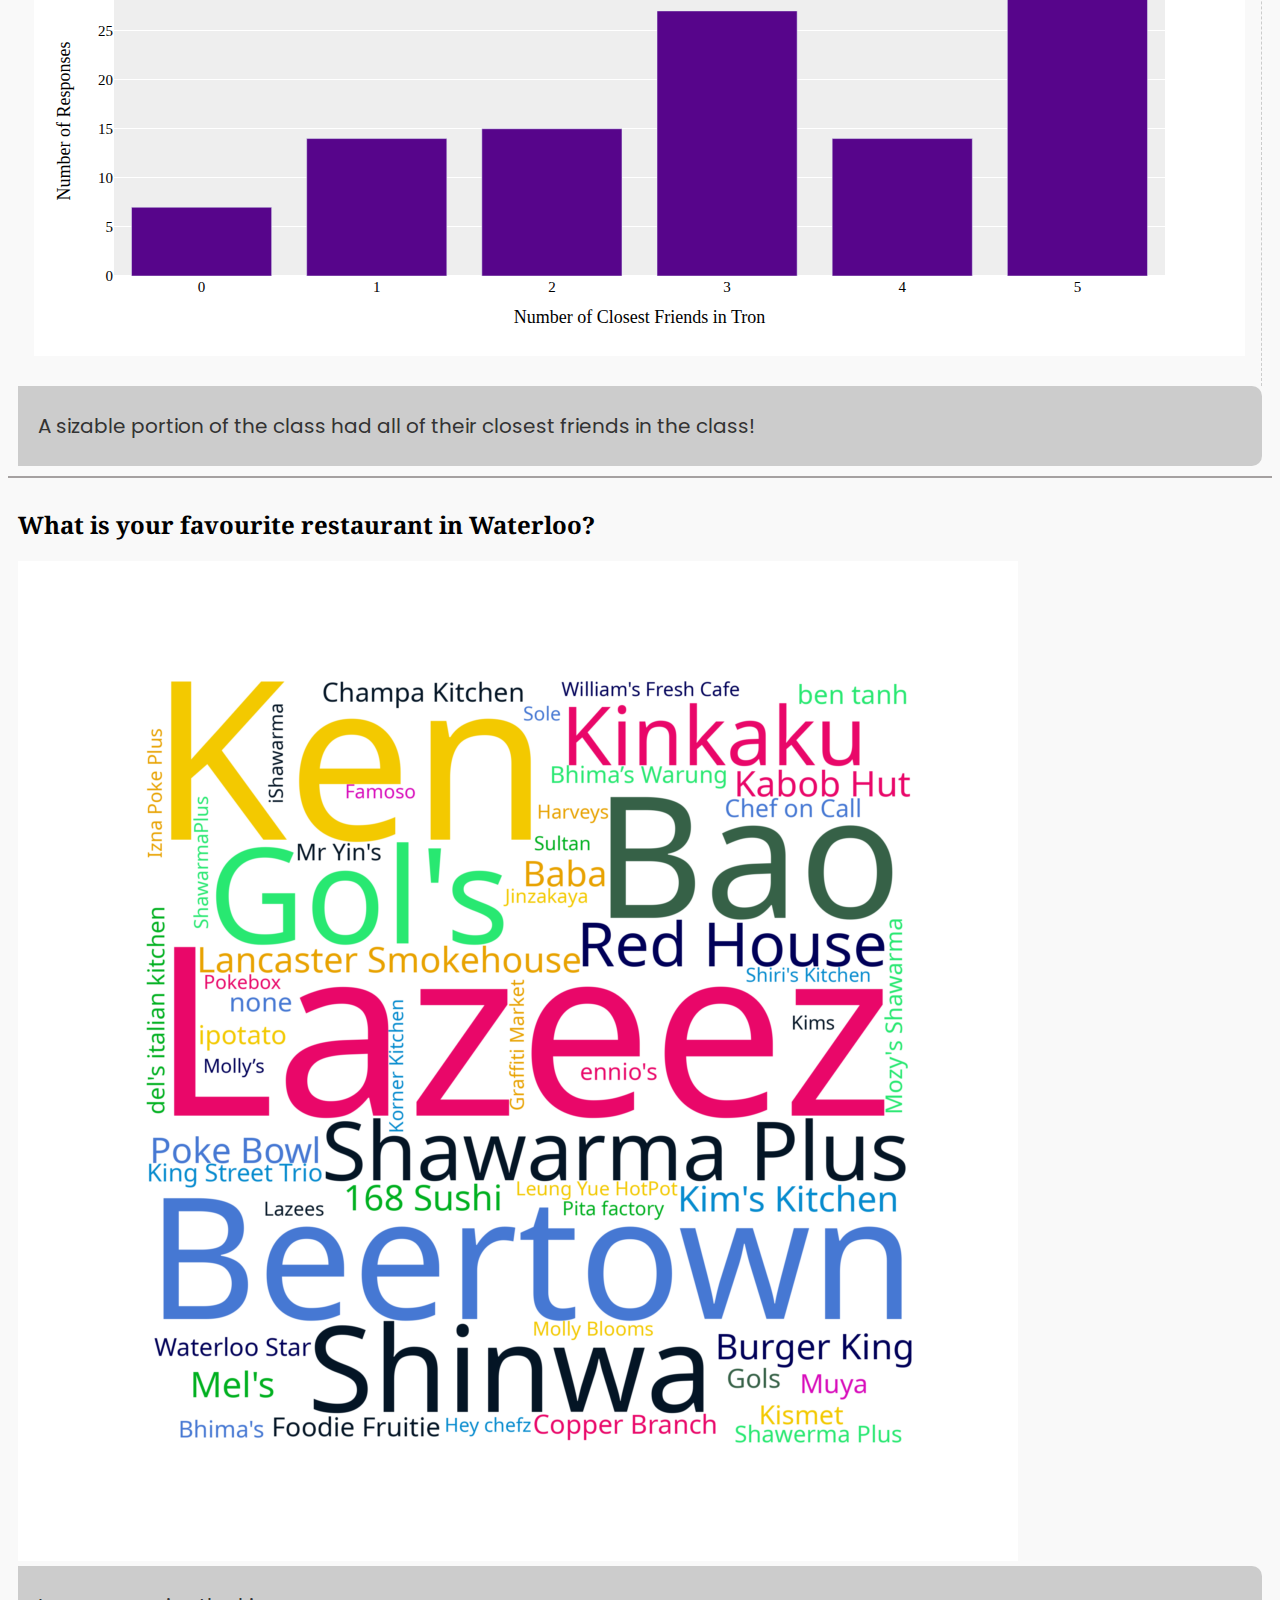
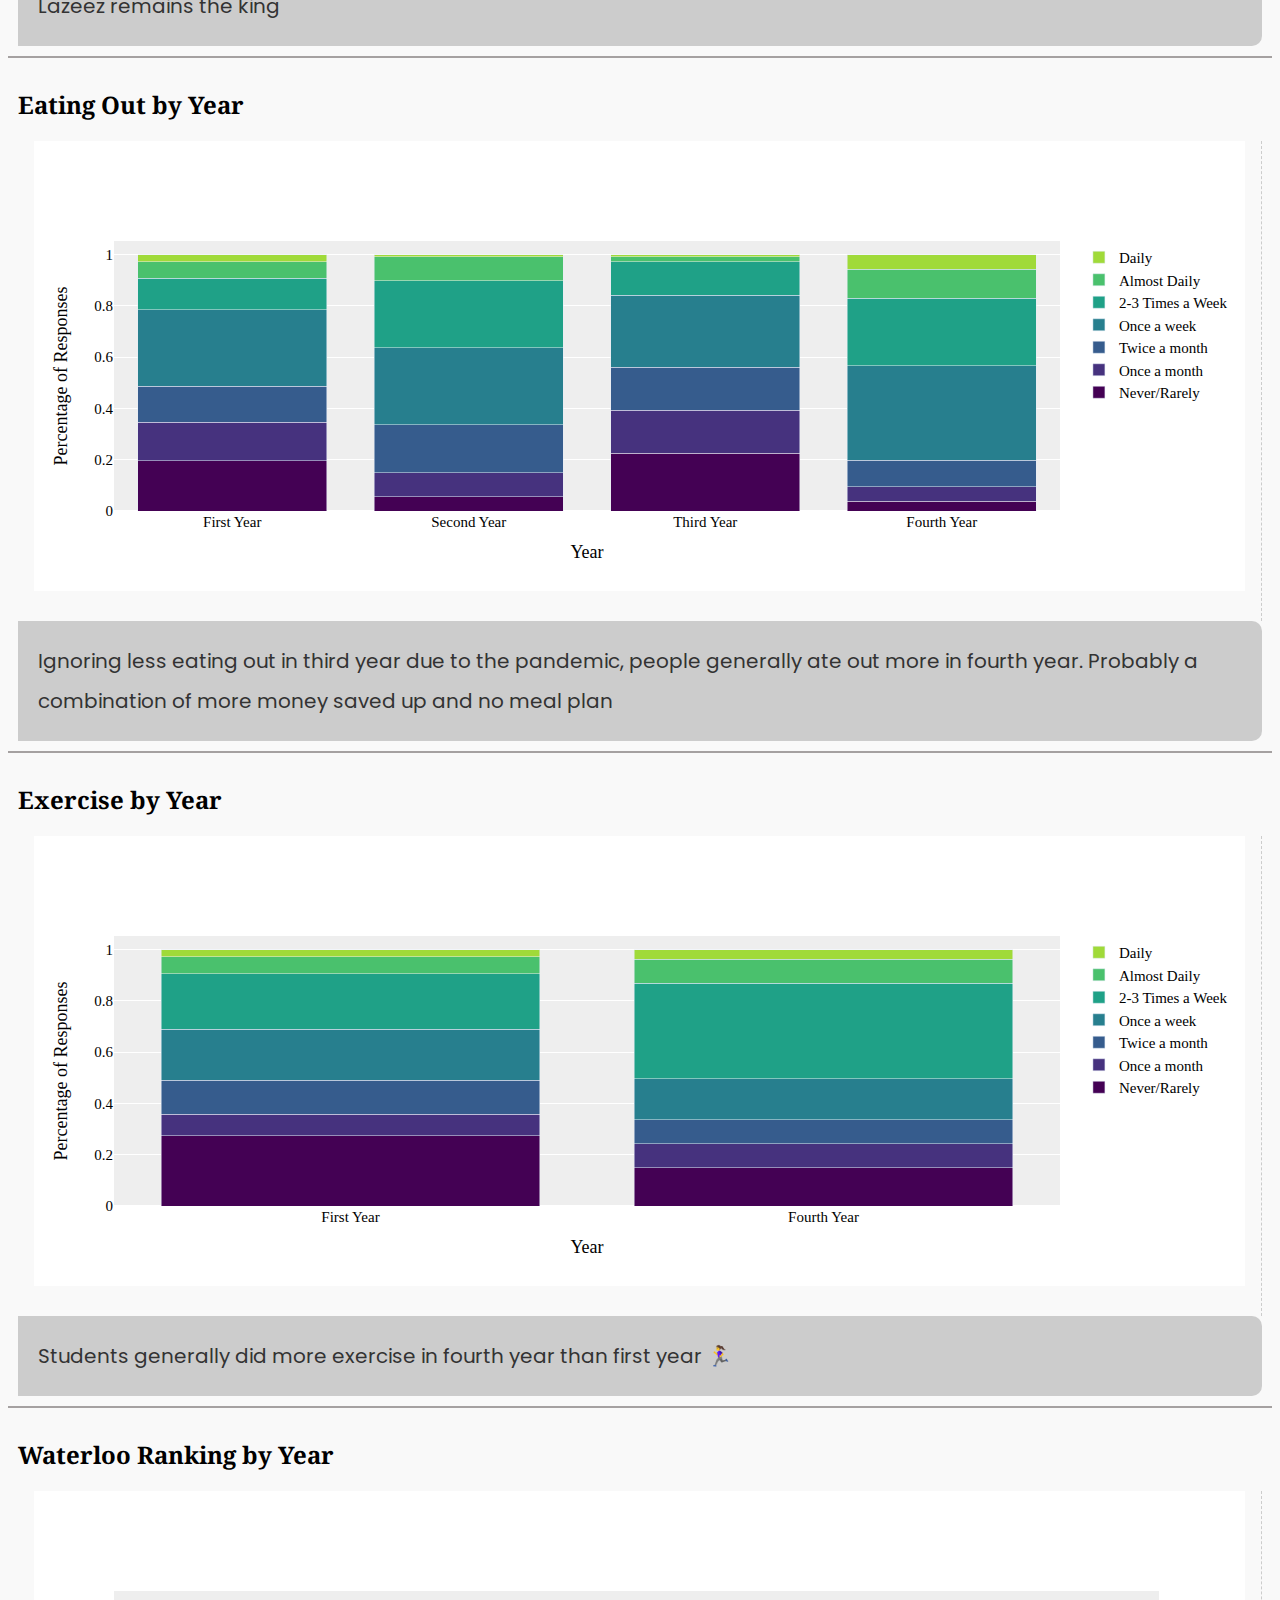
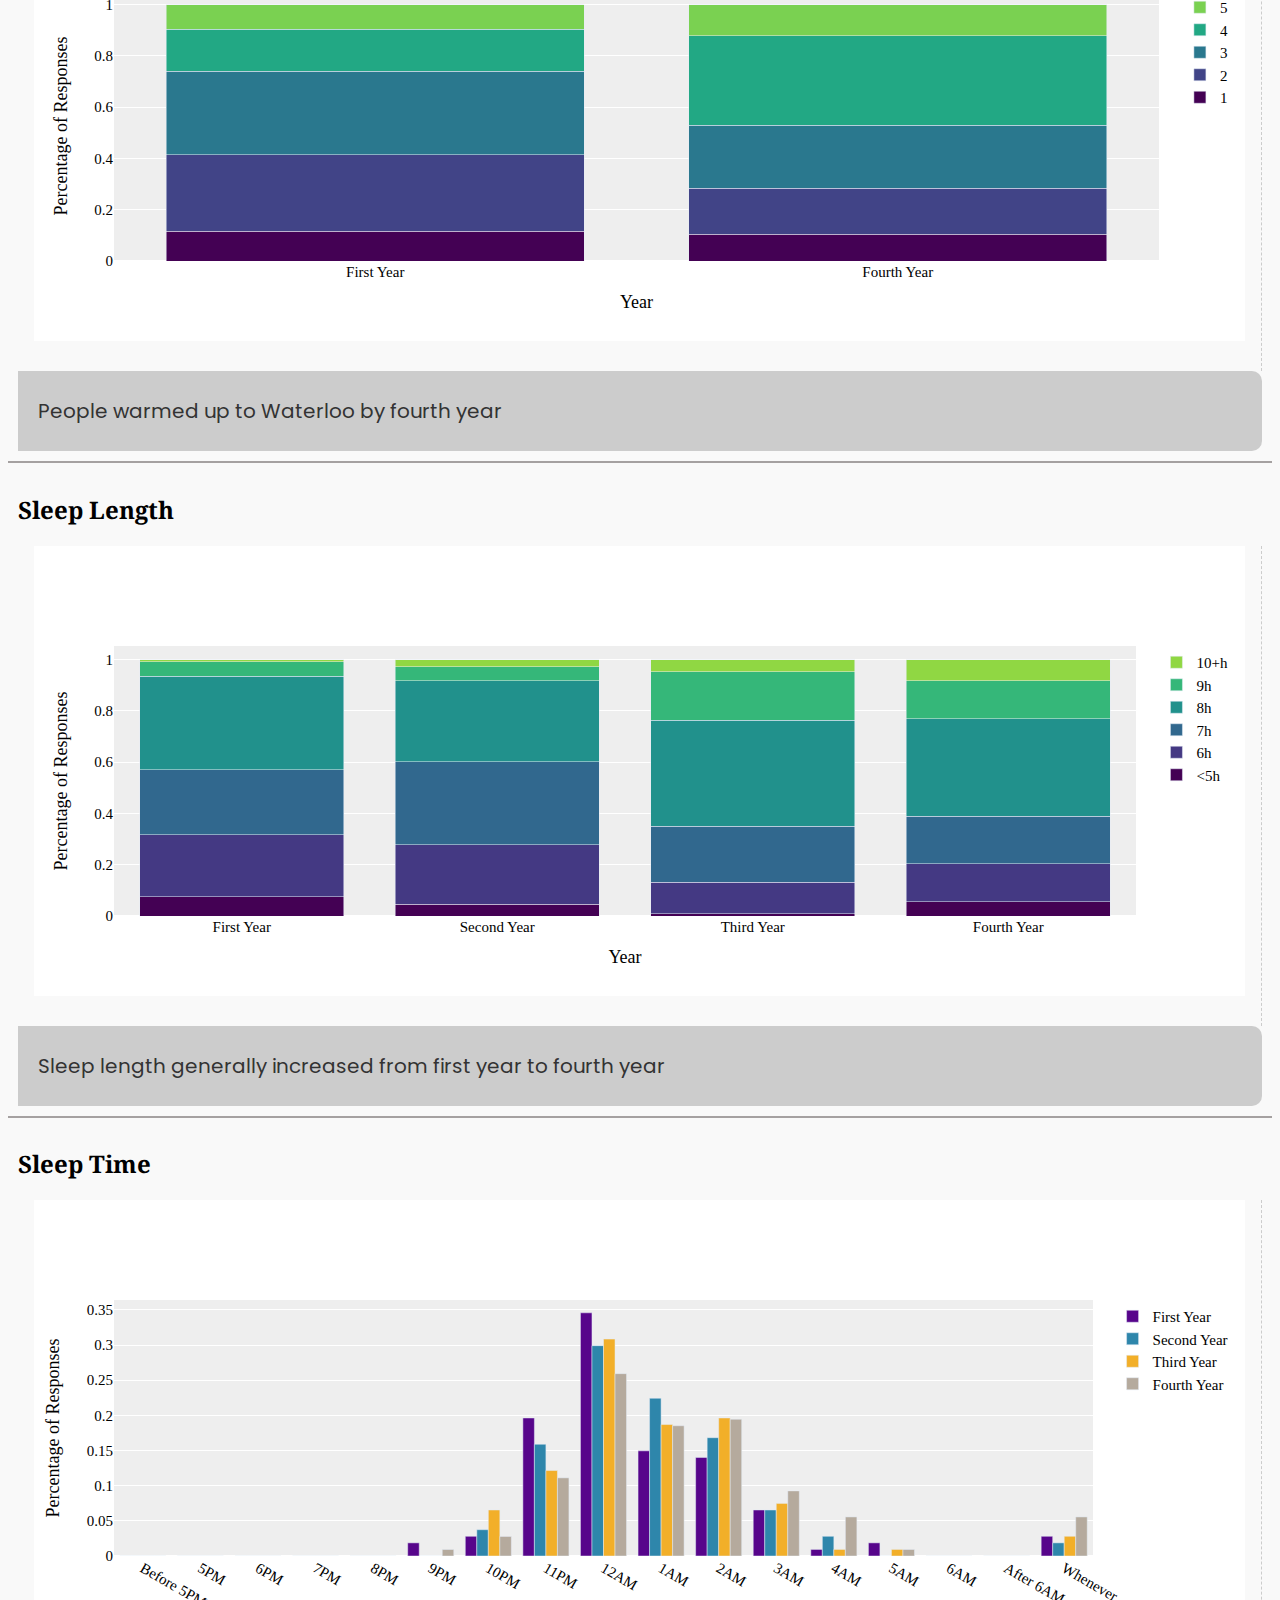
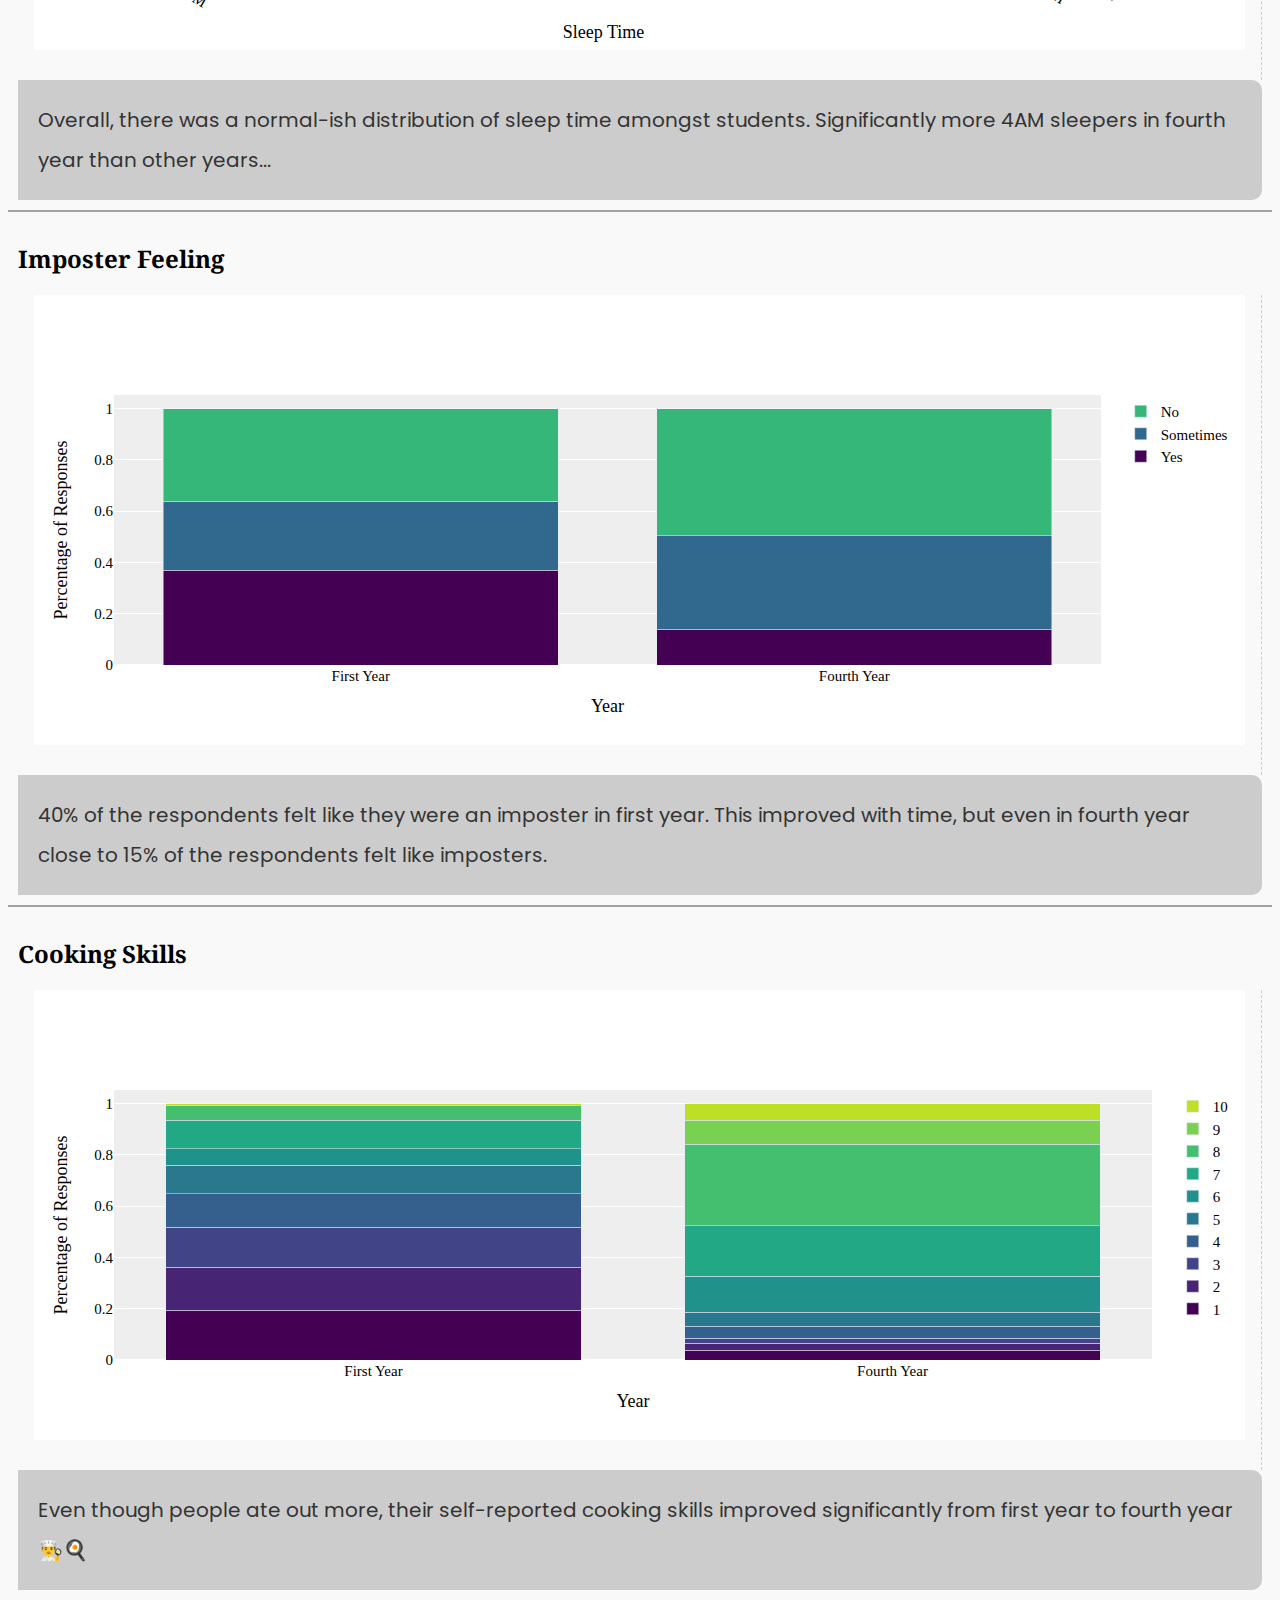
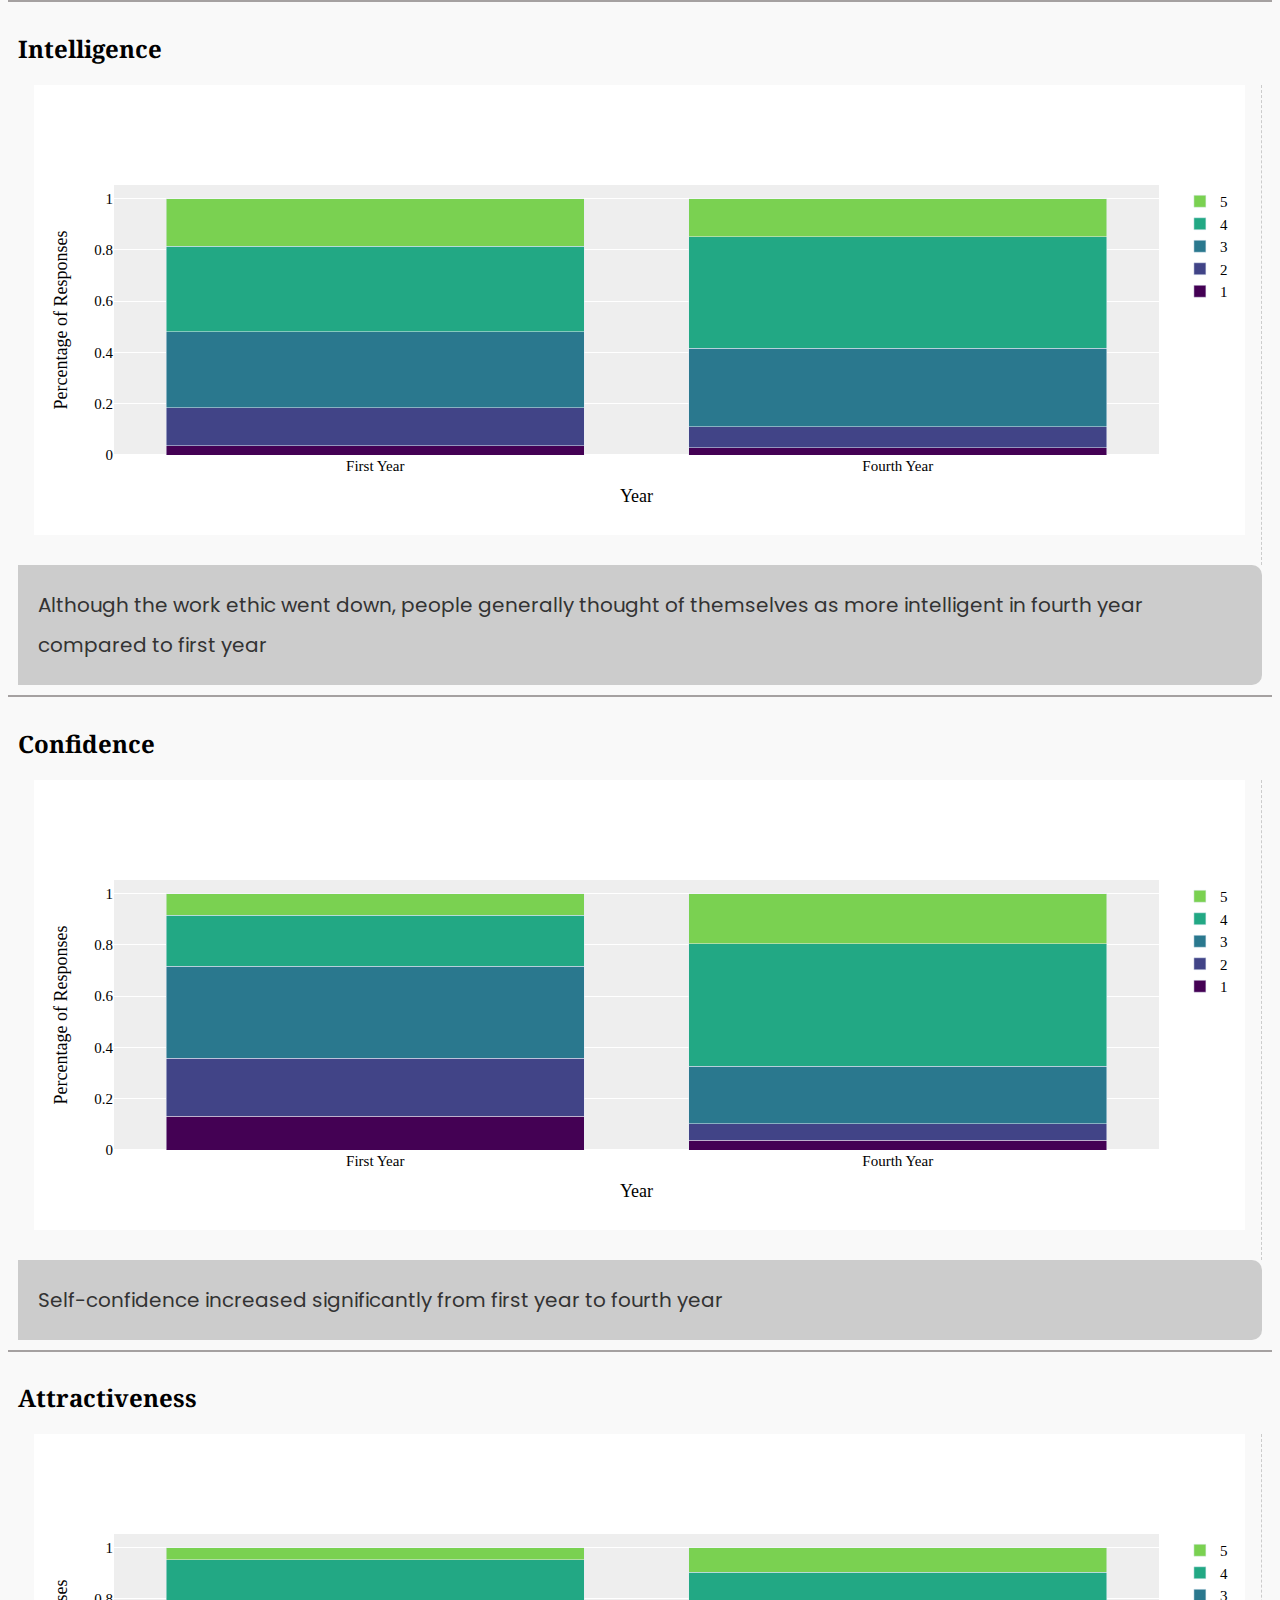
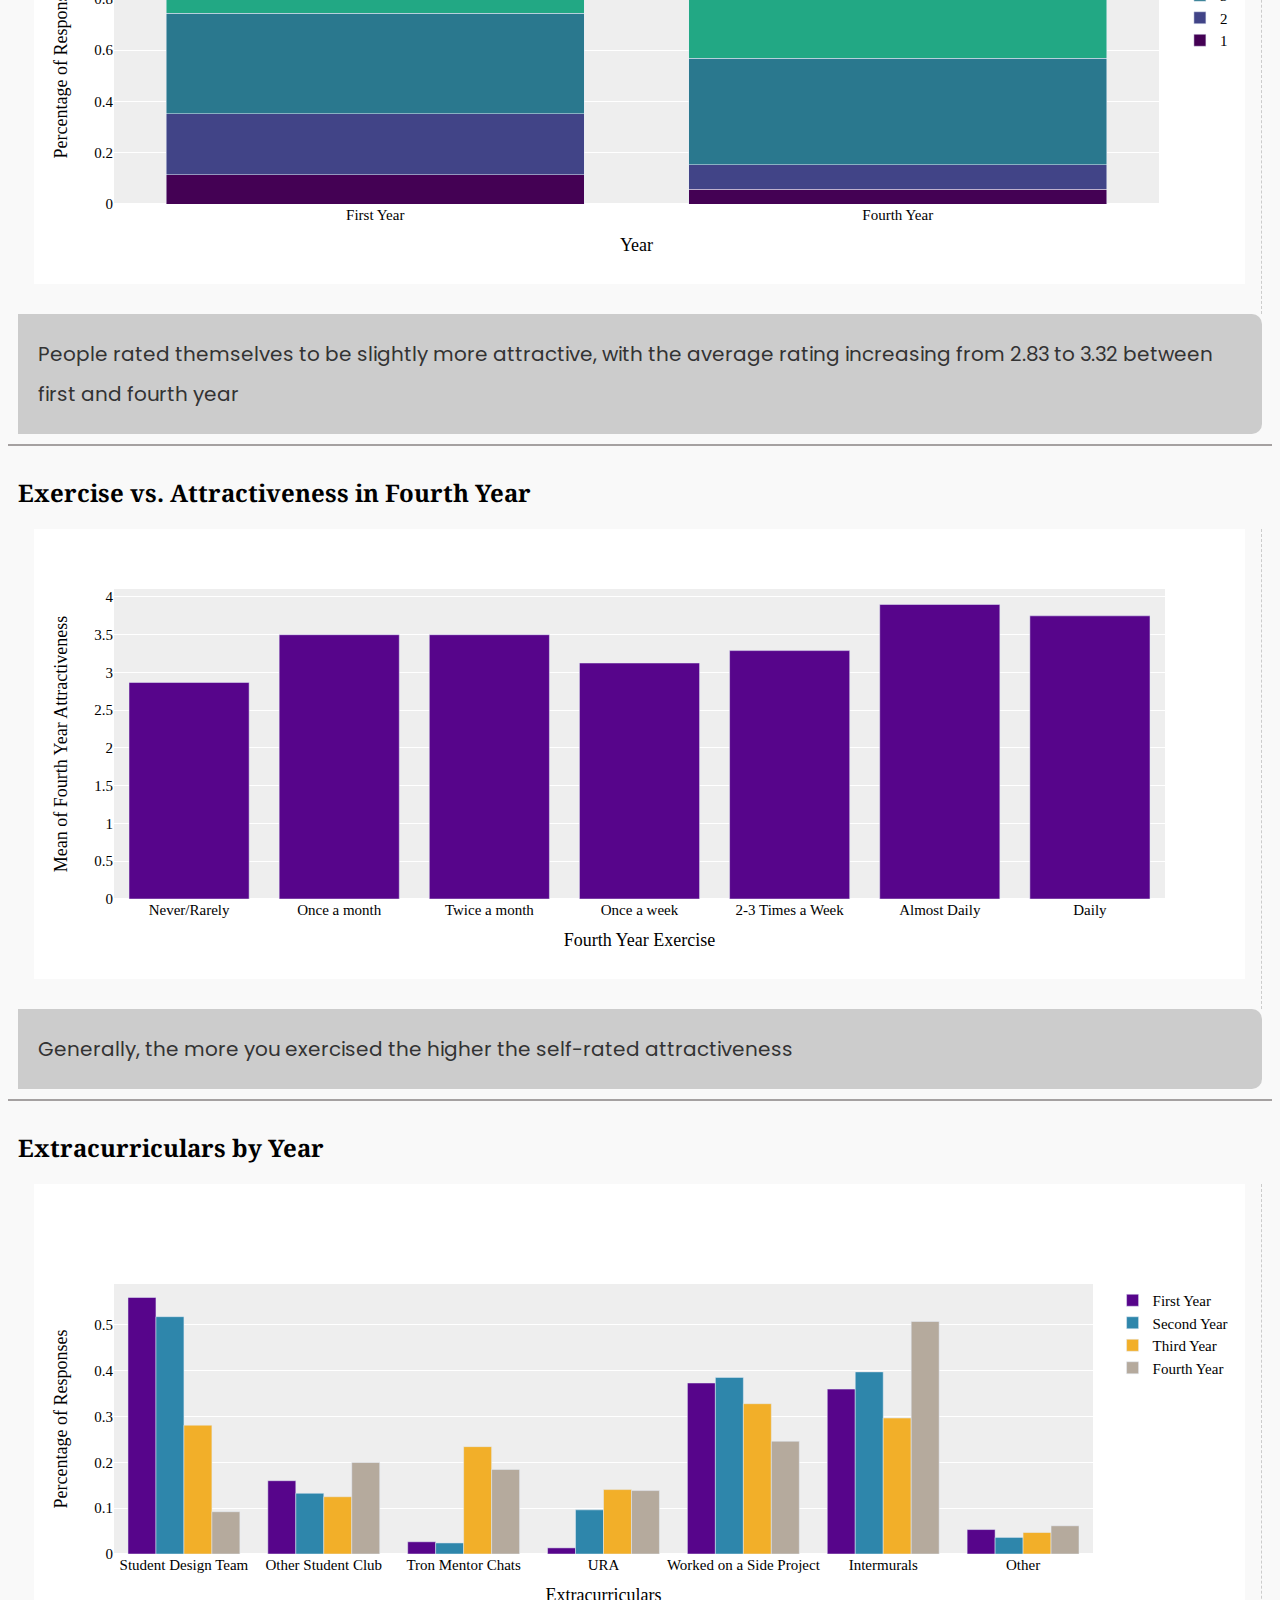
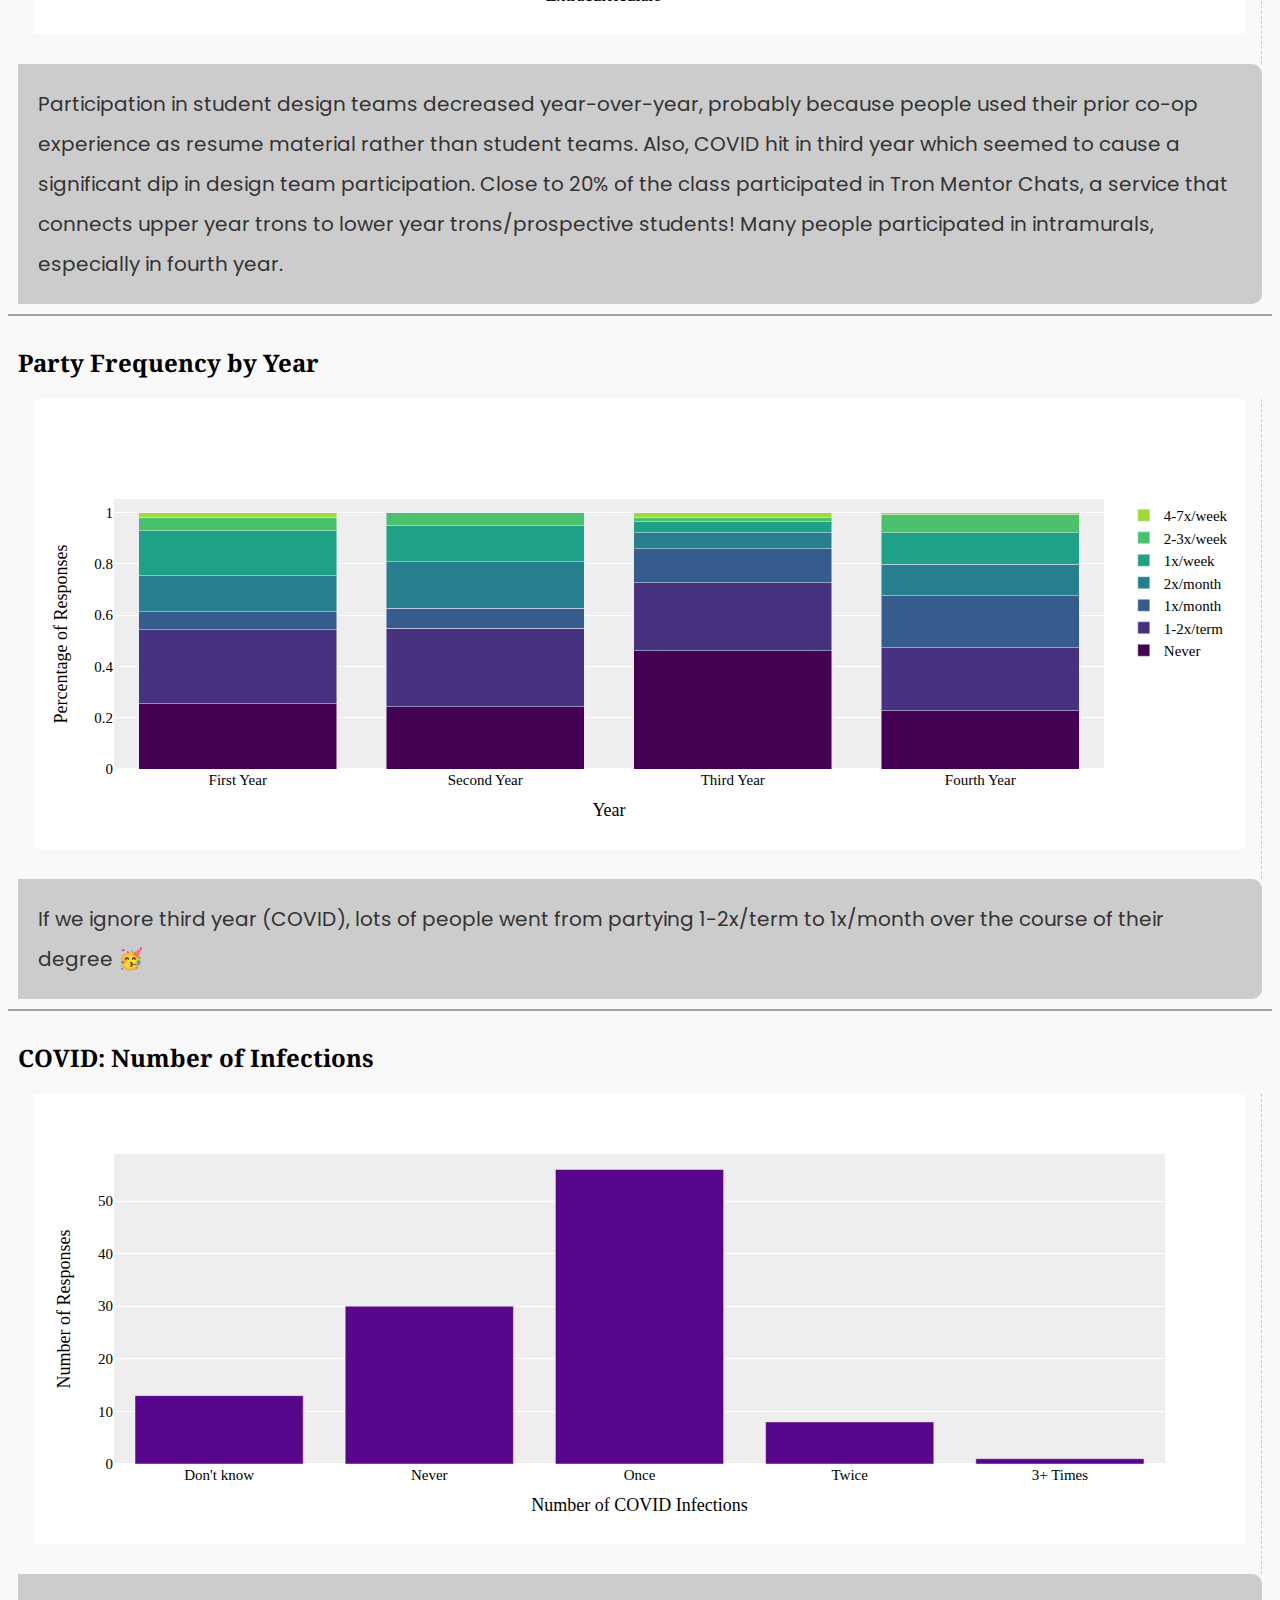
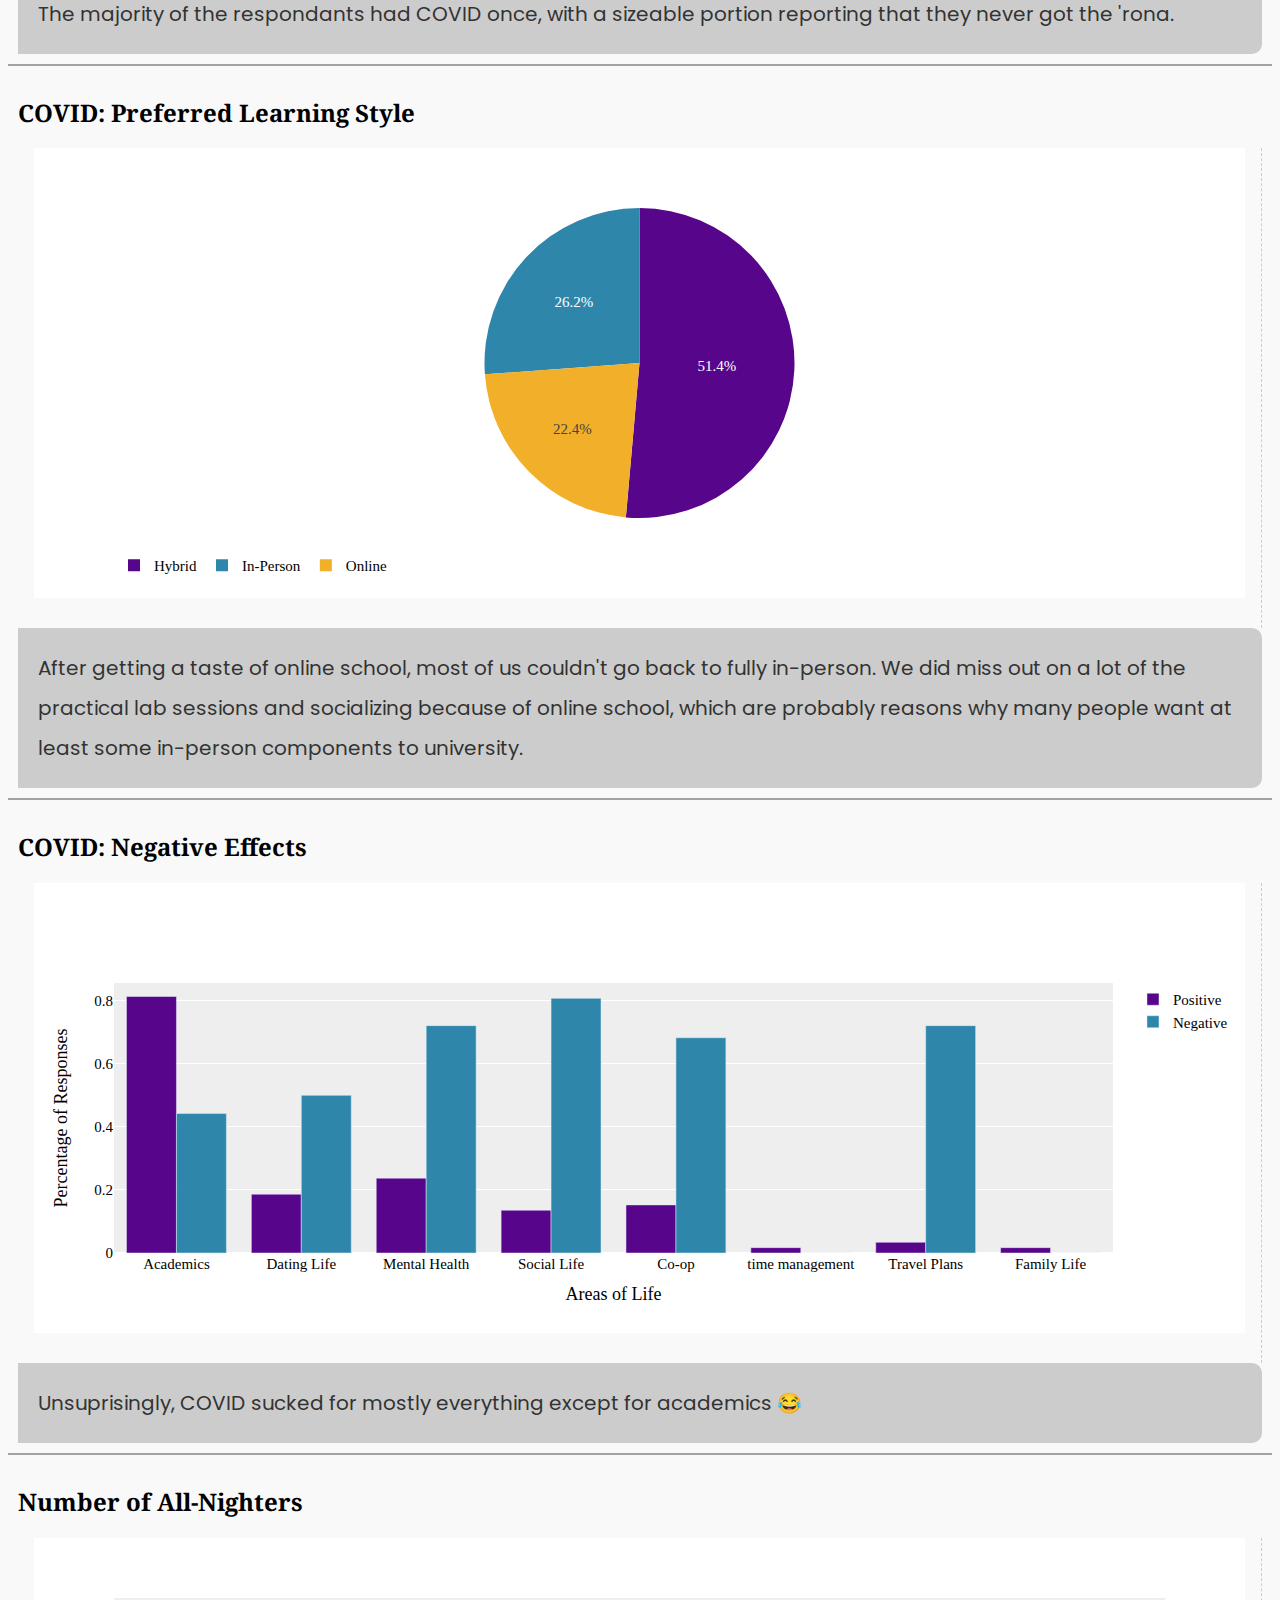
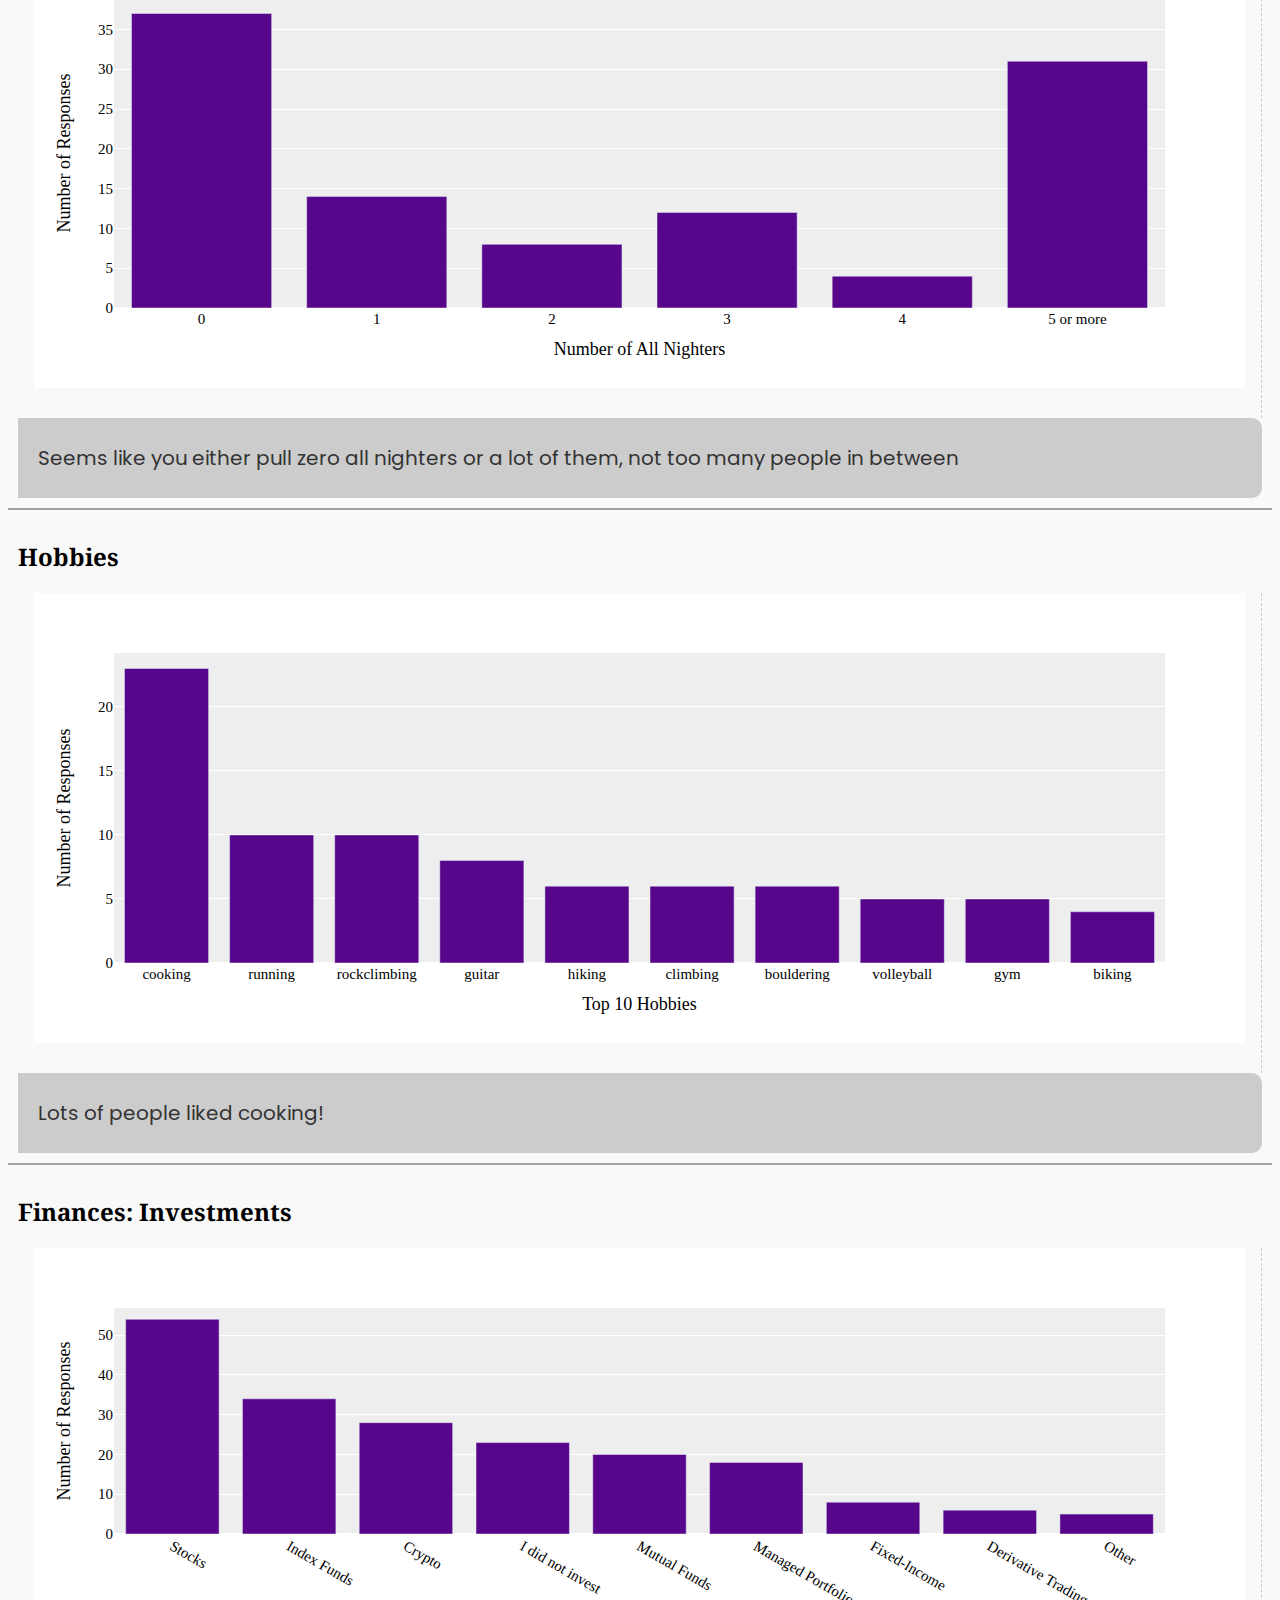
<file: lifestyle.html>
<!doctype html>
<html lang="en" data-bs-theme="light">

<head>
    <!-- Google tag (gtag.js) -->
    <script async src=" https://www.googletagmanager.com/gtag/js?id=G-RNSN3MQ0Q7">
    </script>
    <script>
        window.dataLayer = window.dataLayer || [];
        function gtag() { dataLayer.push(arguments); }
        gtag('js', new Date());

        gtag('config', 'G-RNSN3MQ0Q7');
    </script>

    <link rel="preconnect" href="https://fonts.googleapis.com">
    <link rel="preconnect" href="https://fonts.gstatic.com" crossorigin>
    <link href="https://fonts.googleapis.com/css2?family=Noto+Serif&family=Poppins:wght@300&display=swap"
        rel="stylesheet">
    <link rel="stylesheet" href="style.css">
    <meta charset="utf-8">
    <meta name="viewport" content="width=device-width, initial-scale=1">
    <meta name="page-name" content="lifestyle">
    <title>Mechatronics Class Profile 2022</title>
    <link href=" https://cdn.jsdelivr.net/npm/bootstrap@5.3.0-alpha3/dist/css/bootstrap.min.css" rel="stylesheet"
        integrity="sha384-KK94CHFLLe+nY2dmCWGMq91rCGa5gtU4mk92HdvYe+M/SXH301p5ILy+dN9+nJOZ" crossorigin="anonymous">
</head>

<body>
    <script src="https://cdn.jsdelivr.net/npm/bootstrap@5.3.0-alpha3/dist/js/bootstrap.bundle.min.js"
        integrity="sha384-ENjdO4Dr2bkBIFxQpeoTz1HIcje39Wm4jDKdf19U8gI4ddQ3GYNS7NTKfAdVQSZe"
        crossorigin="anonymous"></script>

    <script src="plotly.min.js"></script>
    <nav class="navbar navbar-expand-lg">
        <a class="navbar-brand" href="index.html">Tron 2022 Class Profile</a>
        <button class="navbar-toggler" type="button" data-toggle="collapse" data-target="#navbarNavAltMarkup"
            aria-controls="navbarNavAltMarkup" aria-expanded="false" aria-label="Toggle navigation">
            <span class="navbar-toggler-icon"></span>
        </button>
        <div class="collapse navbar-collapse" id="navbarNavAltMarkup">
            <div class="navbar-nav" id="topNavBar">


            </div>
        </div>
    </nav>

    <div class="container">
        <div class="alert alert-warning mobile-warning">
            View this website on desktop for the best experience!
        </div><div class="row border-row">
    <h2>Class Friendliness</h2>
    <div class="col-md-8 graph-wrapper">
        <div id="classFriendliness" class="plotly-graph-div" style="height:100%; width:100%;"></div>
    </div>
    <div class="col-md-4 graph-writeup">
        Most people perceived our class to be quite friendly, with an average friendliness rating of 3.86.
    </div>
</div><div class="row border-row">
    <h2>Class Friends</h2>
    <div class="col-md-8 graph-wrapper">
        <div id="numFriendsTron" class="plotly-graph-div" style="height:100%; width:100%;"></div>
    </div>
    <div class="col-md-4 graph-writeup">
        Continuing the tradition of previous class profiles, a friend was defined to be someone who you would invite to your birthday party. Most people in our class had between 1 and 20 friends in the class.
    </div>
</div><div class="row border-row">
    <h2>Out of your closest five friends, how many of them are in Tron 2022?</h2>
    <div class="col-md-8 graph-wrapper">
        <div id="numClosestFriendsTron" class="plotly-graph-div" style="height:100%; width:100%;"></div>
    </div>
    <div class="col-md-4 graph-writeup">
        A sizable portion of the class had all of their closest friends in the class! 
    </div>
</div><div class="row border-row">
    <h2>What is your favourite restaurant in Waterloo?</h2>
    <div class="col-md-8 ">
        <img src="img/favouriteRestaurant_wc.png" class="img-fluid ahhh"/>
    </div>
    <div class="col-md-4 graph-writeup">
        Lazeez remains the king
    </div>
</div><div class="row border-row">
    <h2>Eating Out by Year</h2>
    <div class="col-md-8 graph-wrapper">
        <div id="yearComps_EatingOut" class="plotly-graph-div" style="height:100%; width:100%;"></div>
    </div>
    <div class="col-md-4 graph-writeup">
        Ignoring less eating out in third year due to the pandemic, people generally ate out more in fourth year. Probably a combination of more money saved up and no meal plan
    </div>
</div><div class="row border-row">
    <h2>Exercise by Year</h2>
    <div class="col-md-8 graph-wrapper">
        <div id="yearComps_Excercise" class="plotly-graph-div" style="height:100%; width:100%;"></div>
    </div>
    <div class="col-md-4 graph-writeup">
        Students generally did more exercise in fourth year than first year 🏃‍♀
    </div>
</div><div class="row border-row">
    <h2>Waterloo Ranking by Year</h2>
    <div class="col-md-8 graph-wrapper">
        <div id="yearComps_WaterlooRating" class="plotly-graph-div" style="height:100%; width:100%;"></div>
    </div>
    <div class="col-md-4 graph-writeup">
        People warmed up to Waterloo by fourth year
    </div>
</div><div class="row border-row">
    <h2>Sleep Length</h2>
    <div class="col-md-8 graph-wrapper">
        <div id="yearComps_SleepLen" class="plotly-graph-div" style="height:100%; width:100%;"></div>
    </div>
    <div class="col-md-4 graph-writeup">
        Sleep length generally increased from first year to fourth year
    </div>
</div><div class="row border-row">
    <h2>Sleep Time</h2>
    <div class="col-md-8 graph-wrapper">
        <div id="yearComps_SleepTime" class="plotly-graph-div" style="height:100%; width:100%;"></div>
    </div>
    <div class="col-md-4 graph-writeup">
        Overall, there was a normal-ish distribution of sleep time amongst students. Significantly more 4AM sleepers in fourth year than other years...
    </div>
</div><div class="row border-row">
    <h2>Imposter Feeling</h2>
    <div class="col-md-8 graph-wrapper">
        <div id="yearComps_Imposter" class="plotly-graph-div" style="height:100%; width:100%;"></div>
    </div>
    <div class="col-md-4 graph-writeup">
        40% of the respondents felt like they were an imposter in first year. This improved with time, but even in fourth year close to 15% of the respondents felt like imposters.
    </div>
</div><div class="row border-row">
    <h2>Cooking Skills</h2>
    <div class="col-md-8 graph-wrapper">
        <div id="yearComps_CookingSkills" class="plotly-graph-div" style="height:100%; width:100%;"></div>
    </div>
    <div class="col-md-4 graph-writeup">
        Even though people ate out more, their self-reported cooking skills improved significantly from first year to fourth year 👨‍🍳🍳
    </div>
</div><div class="row border-row">
    <h2>Intelligence</h2>
    <div class="col-md-8 graph-wrapper">
        <div id="yearComps_Intelligence" class="plotly-graph-div" style="height:100%; width:100%;"></div>
    </div>
    <div class="col-md-4 graph-writeup">
        Although the work ethic went down, people generally thought of themselves as more intelligent in fourth year compared to first year
    </div>
</div><div class="row border-row">
    <h2>Confidence</h2>
    <div class="col-md-8 graph-wrapper">
        <div id="yearComps_Confidence" class="plotly-graph-div" style="height:100%; width:100%;"></div>
    </div>
    <div class="col-md-4 graph-writeup">
        Self-confidence increased significantly from first year to fourth year
    </div>
</div><div class="row border-row">
    <h2>Attractiveness</h2>
    <div class="col-md-8 graph-wrapper">
        <div id="yearComps_Attractiveness" class="plotly-graph-div" style="height:100%; width:100%;"></div>
    </div>
    <div class="col-md-4 graph-writeup">
        People rated themselves to be slightly more attractive, with the average rating increasing from 2.83 to 3.32 between first and fourth year
    </div>
</div><div class="row border-row">
    <h2>Exercise vs. Attractiveness in Fourth Year</h2>
    <div class="col-md-8 graph-wrapper">
        <div id="fourthYearExcercisevsfourthYearAttractivenessmean" class="plotly-graph-div" style="height:100%; width:100%;"></div>
    </div>
    <div class="col-md-4 graph-writeup">
        Generally, the more you exercised the higher the self-rated attractiveness
    </div>
</div><div class="row border-row">
    <h2>Extracurriculars by Year</h2>
    <div class="col-md-8 graph-wrapper">
        <div id="yearComps_Extracurriculars" class="plotly-graph-div" style="height:100%; width:100%;"></div>
    </div>
    <div class="col-md-4 graph-writeup">
        Participation in student design teams decreased year-over-year, probably because people used their prior co-op experience as resume material rather than student teams. Also, COVID hit in third year which seemed to cause a significant dip in design team participation. Close to 20% of the class participated in Tron Mentor Chats, a service that connects upper year trons to lower year trons/prospective students! Many people participated in intramurals, especially in fourth year.
    </div>
</div><div class="row border-row">
    <h2>Party Frequency by Year</h2>
    <div class="col-md-8 graph-wrapper">
        <div id="yearComps_Party" class="plotly-graph-div" style="height:100%; width:100%;"></div>
    </div>
    <div class="col-md-4 graph-writeup">
        If we ignore third year (COVID), lots of people went from partying 1-2x/term to 1x/month over the course of their degree 🥳
    </div>
</div><div class="row border-row">
    <h2>COVID: Number of Infections</h2>
    <div class="col-md-8 graph-wrapper">
        <div id="covid_numInfections" class="plotly-graph-div" style="height:100%; width:100%;"></div>
    </div>
    <div class="col-md-4 graph-writeup">
        The majority of the respondants had COVID once, with a sizeable portion reporting that they never got the 'rona.
    </div>
</div><div class="row border-row">
    <h2>COVID: Preferred Learning Style</h2>
    <div class="col-md-8 graph-wrapper">
        <div id="covid_preferredLearningStyle" class="plotly-graph-div" style="height:100%; width:100%;"></div>
    </div>
    <div class="col-md-4 graph-writeup">
        After getting a taste of online school, most of us couldn't go back to fully in-person. We did miss out on a lot of the practical lab sessions and socializing because of online school, which are probably reasons why many people want at least some in-person components to university.
    </div>
</div><div class="row border-row">
    <h2>COVID: Negative Effects</h2>
    <div class="col-md-8 graph-wrapper">
        <div id="covid_positive_Effects" class="plotly-graph-div" style="height:100%; width:100%;"></div>
    </div>
    <div class="col-md-4 graph-writeup">
        Unsuprisingly, COVID sucked for mostly everything except for academics 😂
    </div>
</div><div class="row border-row">
    <h2>Number of All-Nighters</h2>
    <div class="col-md-8 graph-wrapper">
        <div id="numAllnighters" class="plotly-graph-div" style="height:100%; width:100%;"></div>
    </div>
    <div class="col-md-4 graph-writeup">
        Seems like you either pull zero all nighters or a lot of them, not too many people in between
    </div>
</div><div class="row border-row">
    <h2>Hobbies</h2>
    <div class="col-md-8 graph-wrapper">
        <div id="hobbies_sanitized" class="plotly-graph-div" style="height:100%; width:100%;"></div>
    </div>
    <div class="col-md-4 graph-writeup">
        Lots of people liked cooking!
    </div>
</div><div class="row border-row">
    <h2>Finances: Investments</h2>
    <div class="col-md-8 graph-wrapper">
        <div id="finances_investments" class="plotly-graph-div" style="height:100%; width:100%;"></div>
    </div>
    <div class="col-md-4 graph-writeup">
        Around 20% of the class did not invest their money. Out of the remaining 80%, stocks were the most popular investment vehicle
    </div>
</div><div class="row border-row">
    <h2>Finances: Meme Stocks</h2>
    <div class="col-md-8 graph-wrapper">
        <div id="finances_memeStock" class="plotly-graph-div" style="height:100%; width:100%;"></div>
    </div>
    <div class="col-md-4 graph-writeup">
        <a href='https://www.google.com/finance/quote/GME:NYSE?window=5Y'>GME 🚀</a>?
    </div>
</div><div class="row border-row">
    <h2>Favourite Programming Language</h2>
    <div class="col-md-8 graph-wrapper">
        <div id="favProgrammingLanguage" class="plotly-graph-div" style="height:100%; width:100%;"></div>
    </div>
    <div class="col-md-4 graph-writeup">
        Lots of Python lovers (this profile was mostly written in Python too!). Mechatronics is probably one of the only programs with this many C/C++ lovers though. lol solidworks.
    </div>
</div><div class="row border-row">
    <h2>Favourite Mobile OS</h2>
    <div class="col-md-8 graph-wrapper">
        <div id="favMobileOS" class="plotly-graph-div" style="height:100%; width:100%;"></div>
    </div>
    <div class="col-md-4 graph-writeup">
        Slight preference in iOS vs. Android 🍏
    </div>
</div><div class="row border-row">
    <h2>Favouite Computer OS</h2>
    <div class="col-md-8 graph-wrapper">
        <div id="favComputerOS" class="plotly-graph-div" style="height:100%; width:100%;"></div>
    </div>
    <div class="col-md-4 graph-writeup">
        Windows remains super popular with ~70% of people saying it was their favourite, followed by MacOS and finally Ubuntu. No Arch Linux people?
    </div>
</div><div class="row border-row">
    <h2>Weekly Reddit Usage</h2>
    <div class="col-md-8 graph-wrapper">
        <div id="weeklyRedditUsage" class="plotly-graph-div" style="height:100%; width:100%;"></div>
    </div>
    <div class="col-md-4 graph-writeup">
        Should have probably added a distinction for 0 hours of Reddit usage vs >0 but <=1h. Oops.
    </div>
</div><div class="row border-row">
    <h2>Cats vs. Dogs</h2>
    <div class="col-md-8 graph-wrapper">
        <div id="catsVsDogs" class="plotly-graph-div" style="height:100%; width:100%;"></div>
    </div>
    <div class="col-md-4 graph-writeup">
        Our class was mostly filled with dog people. 🐶🐕 
    </div>
</div><div class="row border-row">
    <h2>Are you happy?</h2>
    <div class="col-md-8 graph-wrapper">
        <div id="isHappy" class="plotly-graph-div" style="height:100%; width:100%;"></div>
    </div>
    <div class="col-md-4 graph-writeup">
        As of June 2022, 90% of the class was happy!
    </div>
</div><div class="row">
    <div class="col-4"><a href="#" id="previous-link" type="button" class="btn btn-outline-secondary">Previous</a></div>
    <div class="col-4 patch-container" style="text-align:center">Patch: <span class="patch">8c8b209
</span></div>
    <div class="col-4" style="text-align: right;"><a href=" #" id="next-link" type="button"
            class="btn btn-outline-primary">Next</a></div>

</div>
</div>

</div>
<script src="graphs.js"></script>
<script src="https://code.jquery.com/jquery-3.2.1.slim.min.js"
    integrity="sha384-KJ3o2DKtIkvYIK3UENzmM7KCkRr/rE9/Qpg6aAZGJwFDMVNA/GpGFF93hXpG5KkN"
    crossorigin="anonymous"></script>
<script src="https://cdn.jsdelivr.net/npm/popper.js@1.12.9/dist/umd/popper.min.js"
    integrity="sha384-ApNbgh9B+Y1QKtv3Rn7W3mgPxhU9K/ScQsAP7hUibX39j7fakFPskvXusvfa0b4Q"
    crossorigin="anonymous"></script>
<script src="https://cdn.jsdelivr.net/npm/bootstrap@4.0.0/dist/js/bootstrap.min.js"
    integrity="sha384-JZR6Spejh4U02d8jOt6vLEHfe/JQGiRRSQQxSfFWpi1MquVdAyjUar5+76PVCmYl"
    crossorigin="anonymous"></script>

<script src="main.js"></script>


</body>

</html>
</file>
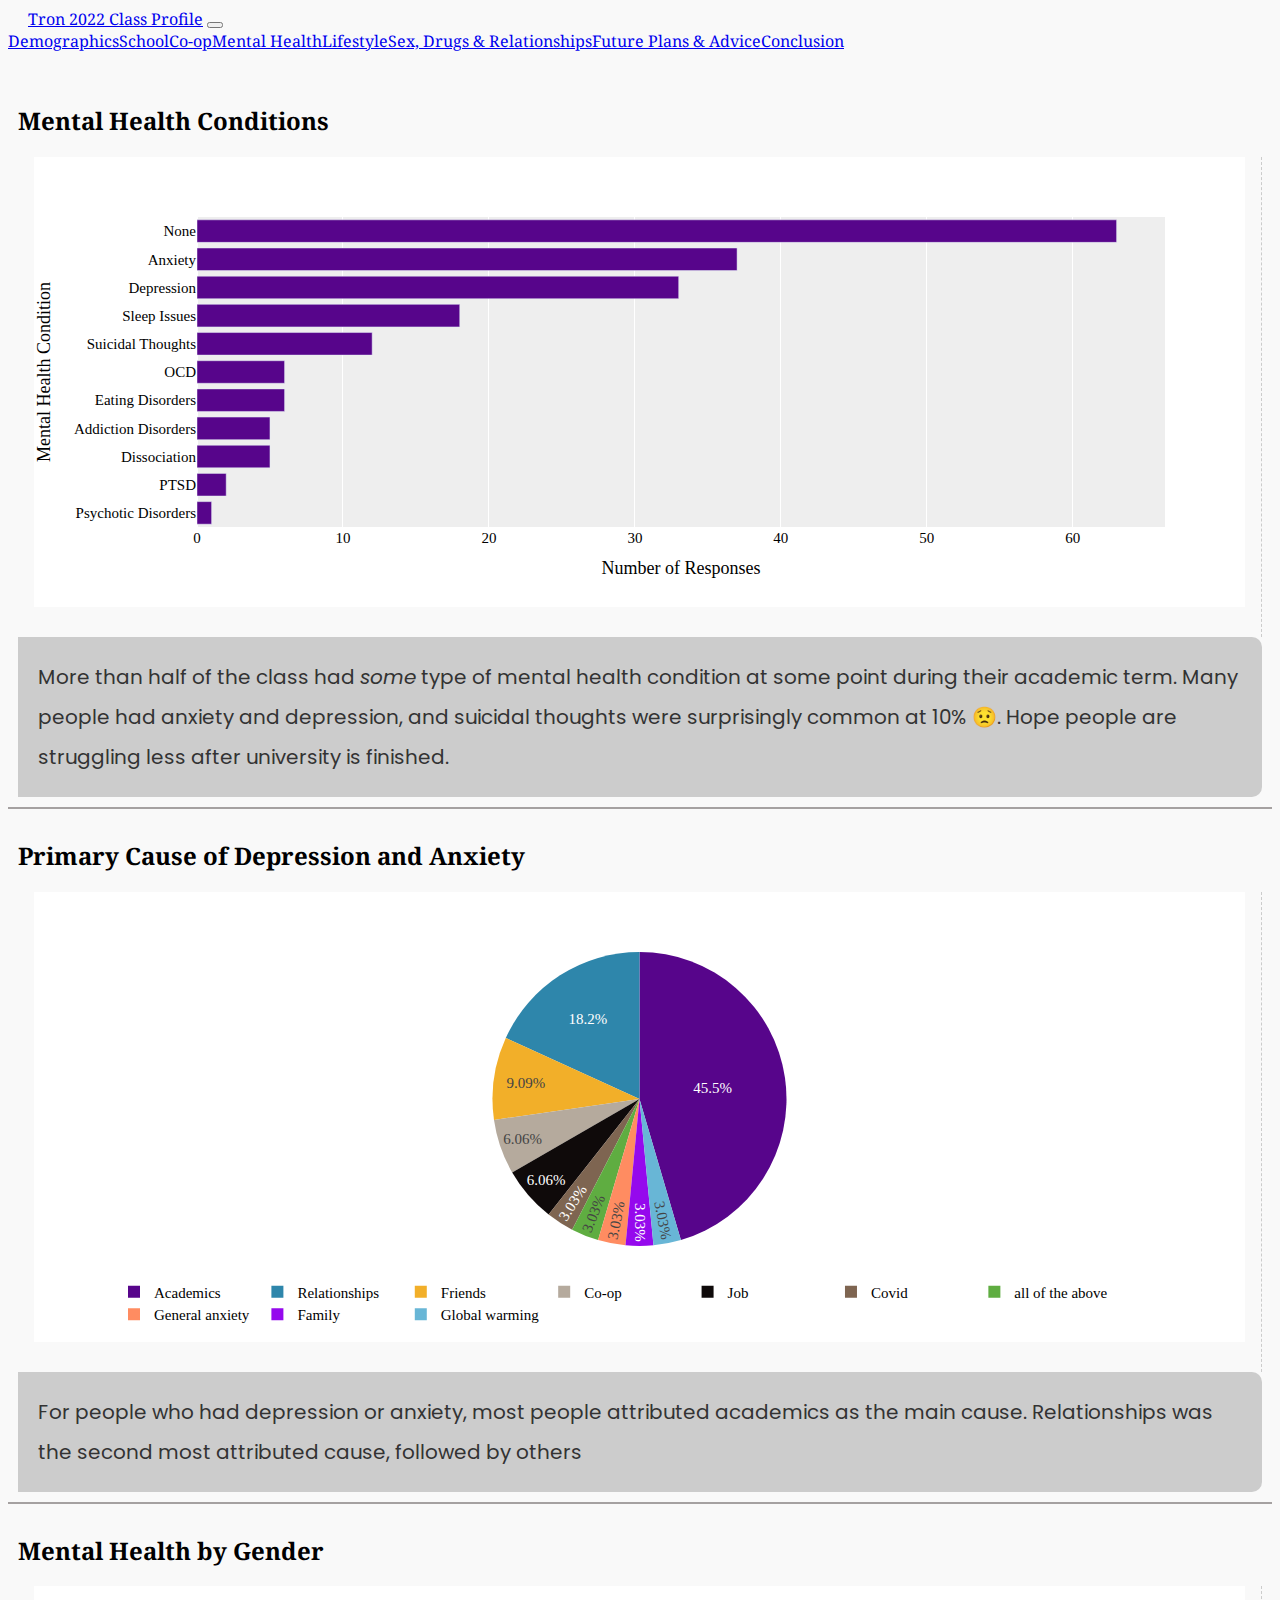
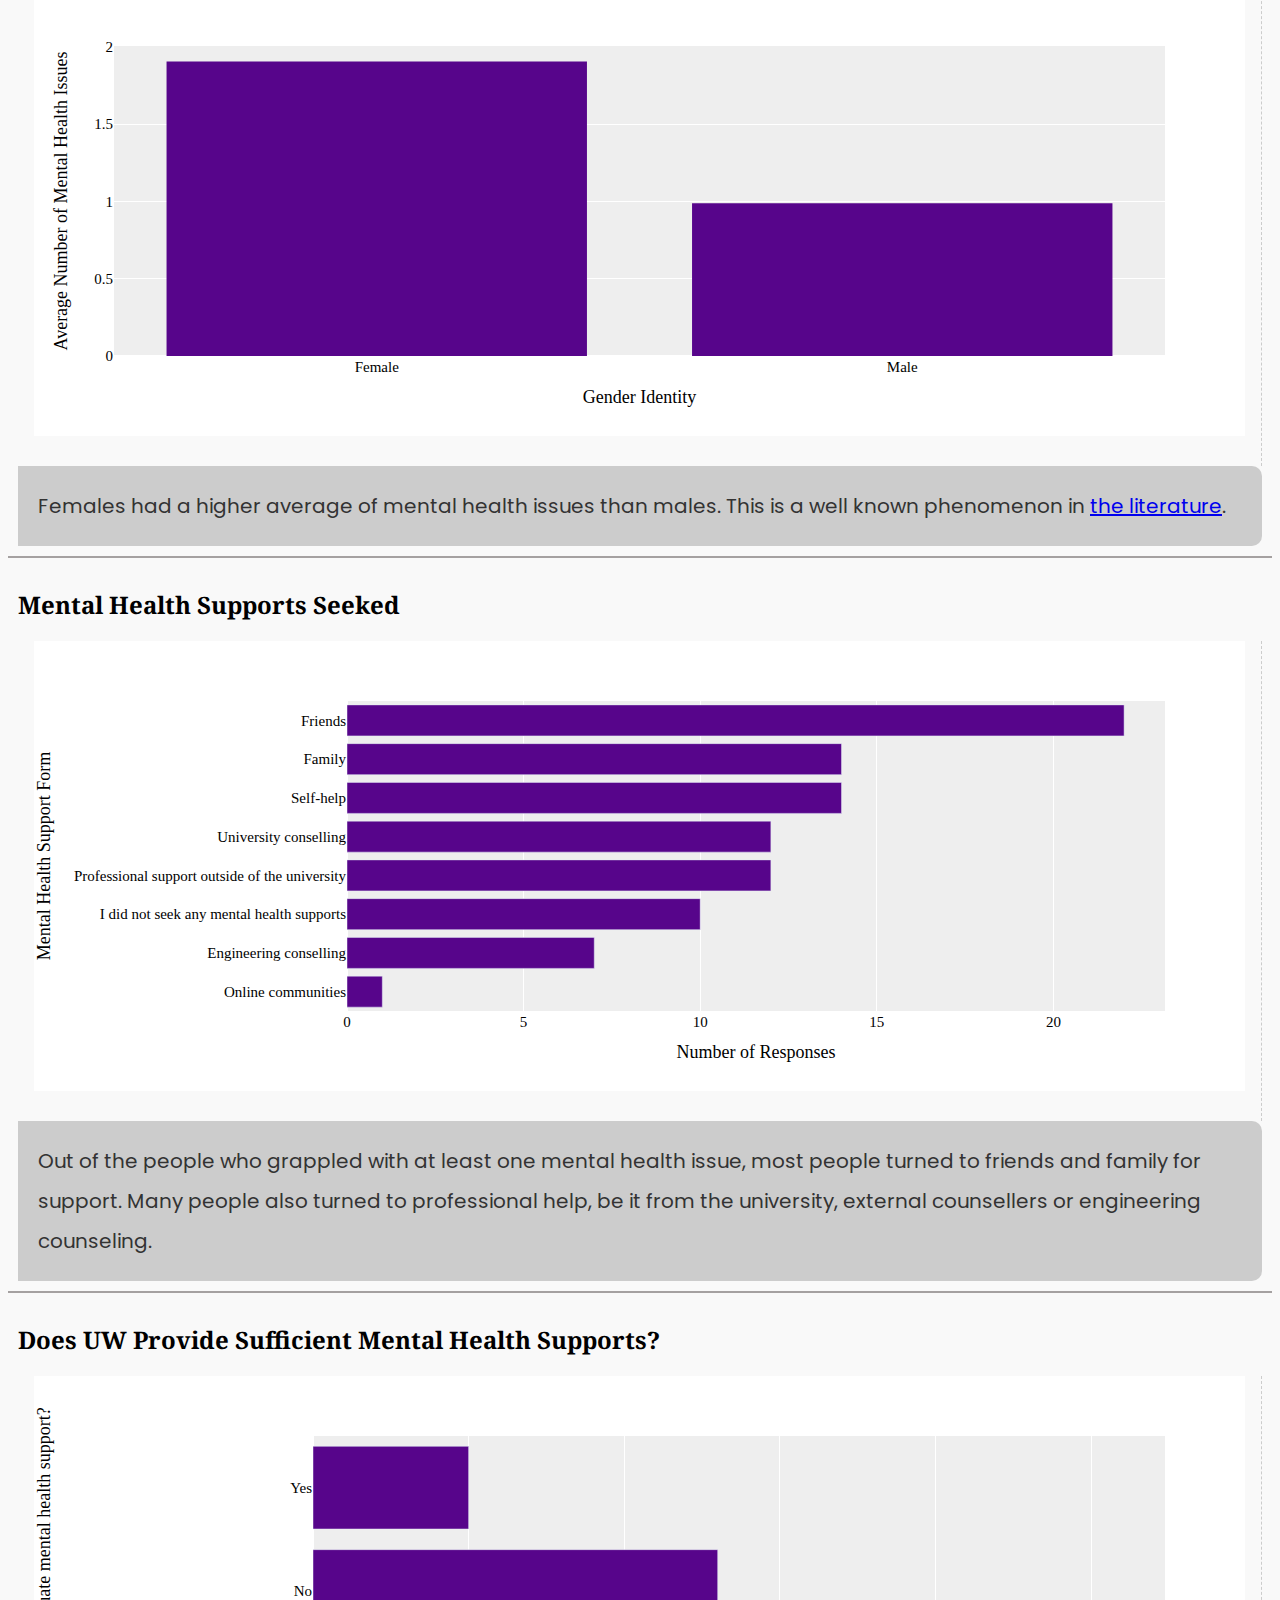
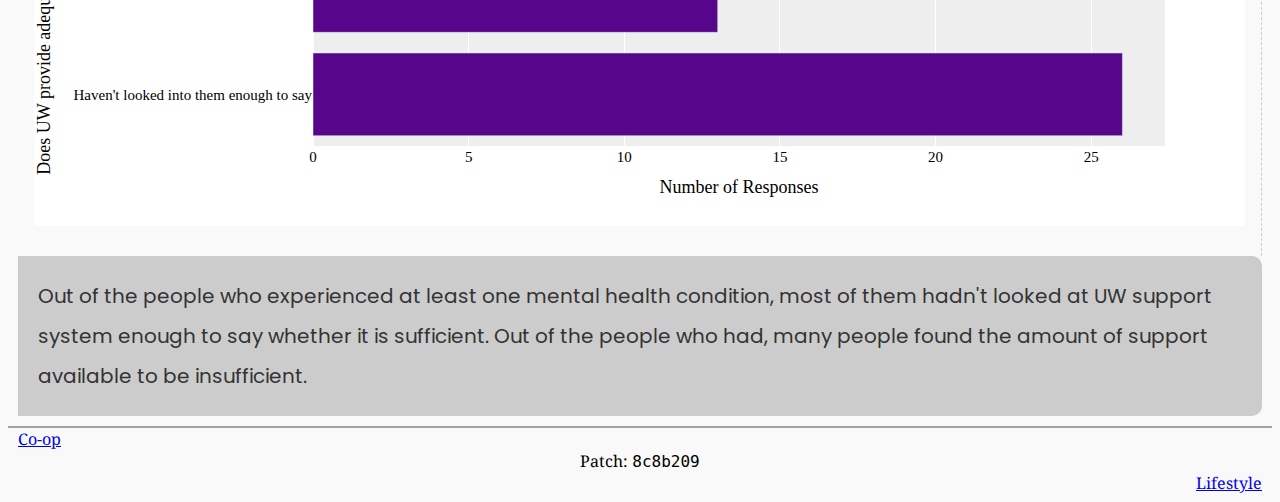
<file: mental-health.html>
<!doctype html>
<html lang="en" data-bs-theme="light">

<head>
    <!-- Google tag (gtag.js) -->
    <script async src=" https://www.googletagmanager.com/gtag/js?id=G-RNSN3MQ0Q7">
    </script>
    <script>
        window.dataLayer = window.dataLayer || [];
        function gtag() { dataLayer.push(arguments); }
        gtag('js', new Date());

        gtag('config', 'G-RNSN3MQ0Q7');
    </script>

    <link rel="preconnect" href="https://fonts.googleapis.com">
    <link rel="preconnect" href="https://fonts.gstatic.com" crossorigin>
    <link href="https://fonts.googleapis.com/css2?family=Noto+Serif&family=Poppins:wght@300&display=swap"
        rel="stylesheet">
    <link rel="stylesheet" href="style.css">
    <meta charset="utf-8">
    <meta name="viewport" content="width=device-width, initial-scale=1">
    <meta name="page-name" content="mental-health">
    <title>Mechatronics Class Profile 2022</title>
    <link href=" https://cdn.jsdelivr.net/npm/bootstrap@5.3.0-alpha3/dist/css/bootstrap.min.css" rel="stylesheet"
        integrity="sha384-KK94CHFLLe+nY2dmCWGMq91rCGa5gtU4mk92HdvYe+M/SXH301p5ILy+dN9+nJOZ" crossorigin="anonymous">
</head>

<body>
    <script src="https://cdn.jsdelivr.net/npm/bootstrap@5.3.0-alpha3/dist/js/bootstrap.bundle.min.js"
        integrity="sha384-ENjdO4Dr2bkBIFxQpeoTz1HIcje39Wm4jDKdf19U8gI4ddQ3GYNS7NTKfAdVQSZe"
        crossorigin="anonymous"></script>

    <script src="plotly.min.js"></script>
    <nav class="navbar navbar-expand-lg">
        <a class="navbar-brand" href="index.html">Tron 2022 Class Profile</a>
        <button class="navbar-toggler" type="button" data-toggle="collapse" data-target="#navbarNavAltMarkup"
            aria-controls="navbarNavAltMarkup" aria-expanded="false" aria-label="Toggle navigation">
            <span class="navbar-toggler-icon"></span>
        </button>
        <div class="collapse navbar-collapse" id="navbarNavAltMarkup">
            <div class="navbar-nav" id="topNavBar">


            </div>
        </div>
    </nav>

    <div class="container">
        <div class="alert alert-warning mobile-warning">
            View this website on desktop for the best experience!
        </div><div class="row border-row">
    <h2>Mental Health Conditions</h2>
    <div class="col-md-8 graph-wrapper">
        <div id="mentalHealth_conditions" class="plotly-graph-div" style="height:100%; width:100%;"></div>
    </div>
    <div class="col-md-4 graph-writeup">
        More than half of the class had <i>some</i> type of mental health condition at some point during their academic term. Many people had anxiety and depression, and suicidal thoughts were surprisingly common at 10% 😟. Hope people are struggling less after university is finished.
    </div>
</div><div class="row border-row">
    <h2>Primary Cause of Depression and Anxiety</h2>
    <div class="col-md-8 graph-wrapper">
        <div id="mentalHealth_depressionAnxietyCause" class="plotly-graph-div" style="height:100%; width:100%;"></div>
    </div>
    <div class="col-md-4 graph-writeup">
        For people who had depression or anxiety, most people attributed academics as the main cause. Relationships was the second most attributed cause, followed by others
    </div>
</div><div class="row border-row">
    <h2>Mental Health by Gender</h2>
    <div class="col-md-8 graph-wrapper">
        <div id="genderIdentityvsmentalHealth_sumOfConditions" class="plotly-graph-div" style="height:100%; width:100%;"></div>
    </div>
    <div class="col-md-4 graph-writeup">
        Females had a higher average of mental health issues than males. This is a well known phenomenon in <a href='https://doi.org/10.1016/S2215-0366(16)30348-0'>the literature</a>.
    </div>
</div><div class="row border-row">
    <h2>Mental Health Supports Seeked</h2>
    <div class="col-md-8 graph-wrapper">
        <div id="mentalHealth_supportSeeked" class="plotly-graph-div" style="height:100%; width:100%;"></div>
    </div>
    <div class="col-md-4 graph-writeup">
        Out of the people who grappled with at least one mental health issue, most people turned to friends and family for support. Many people also turned to professional help, be it from the university, external counsellers or engineering counseling.
    </div>
</div><div class="row border-row">
    <h2>Does UW Provide Sufficient Mental Health Supports?</h2>
    <div class="col-md-8 graph-wrapper">
        <div id="mentalHealth_UWSupportRating" class="plotly-graph-div" style="height:100%; width:100%;"></div>
    </div>
    <div class="col-md-4 graph-writeup">
        Out of the people who experienced at least one mental health condition, most of them hadn't looked at UW support system enough to say whether it is sufficient. Out of the people who had, many people found the amount of support available to be insufficient.
    </div>
</div><div class="row">
    <div class="col-4"><a href="#" id="previous-link" type="button" class="btn btn-outline-secondary">Previous</a></div>
    <div class="col-4 patch-container" style="text-align:center">Patch: <span class="patch">8c8b209
</span></div>
    <div class="col-4" style="text-align: right;"><a href=" #" id="next-link" type="button"
            class="btn btn-outline-primary">Next</a></div>

</div>
</div>

</div>
<script src="graphs.js"></script>
<script src="https://code.jquery.com/jquery-3.2.1.slim.min.js"
    integrity="sha384-KJ3o2DKtIkvYIK3UENzmM7KCkRr/rE9/Qpg6aAZGJwFDMVNA/GpGFF93hXpG5KkN"
    crossorigin="anonymous"></script>
<script src="https://cdn.jsdelivr.net/npm/popper.js@1.12.9/dist/umd/popper.min.js"
    integrity="sha384-ApNbgh9B+Y1QKtv3Rn7W3mgPxhU9K/ScQsAP7hUibX39j7fakFPskvXusvfa0b4Q"
    crossorigin="anonymous"></script>
<script src="https://cdn.jsdelivr.net/npm/bootstrap@4.0.0/dist/js/bootstrap.min.js"
    integrity="sha384-JZR6Spejh4U02d8jOt6vLEHfe/JQGiRRSQQxSfFWpi1MquVdAyjUar5+76PVCmYl"
    crossorigin="anonymous"></script>

<script src="main.js"></script>


</body>

</html>
</file>
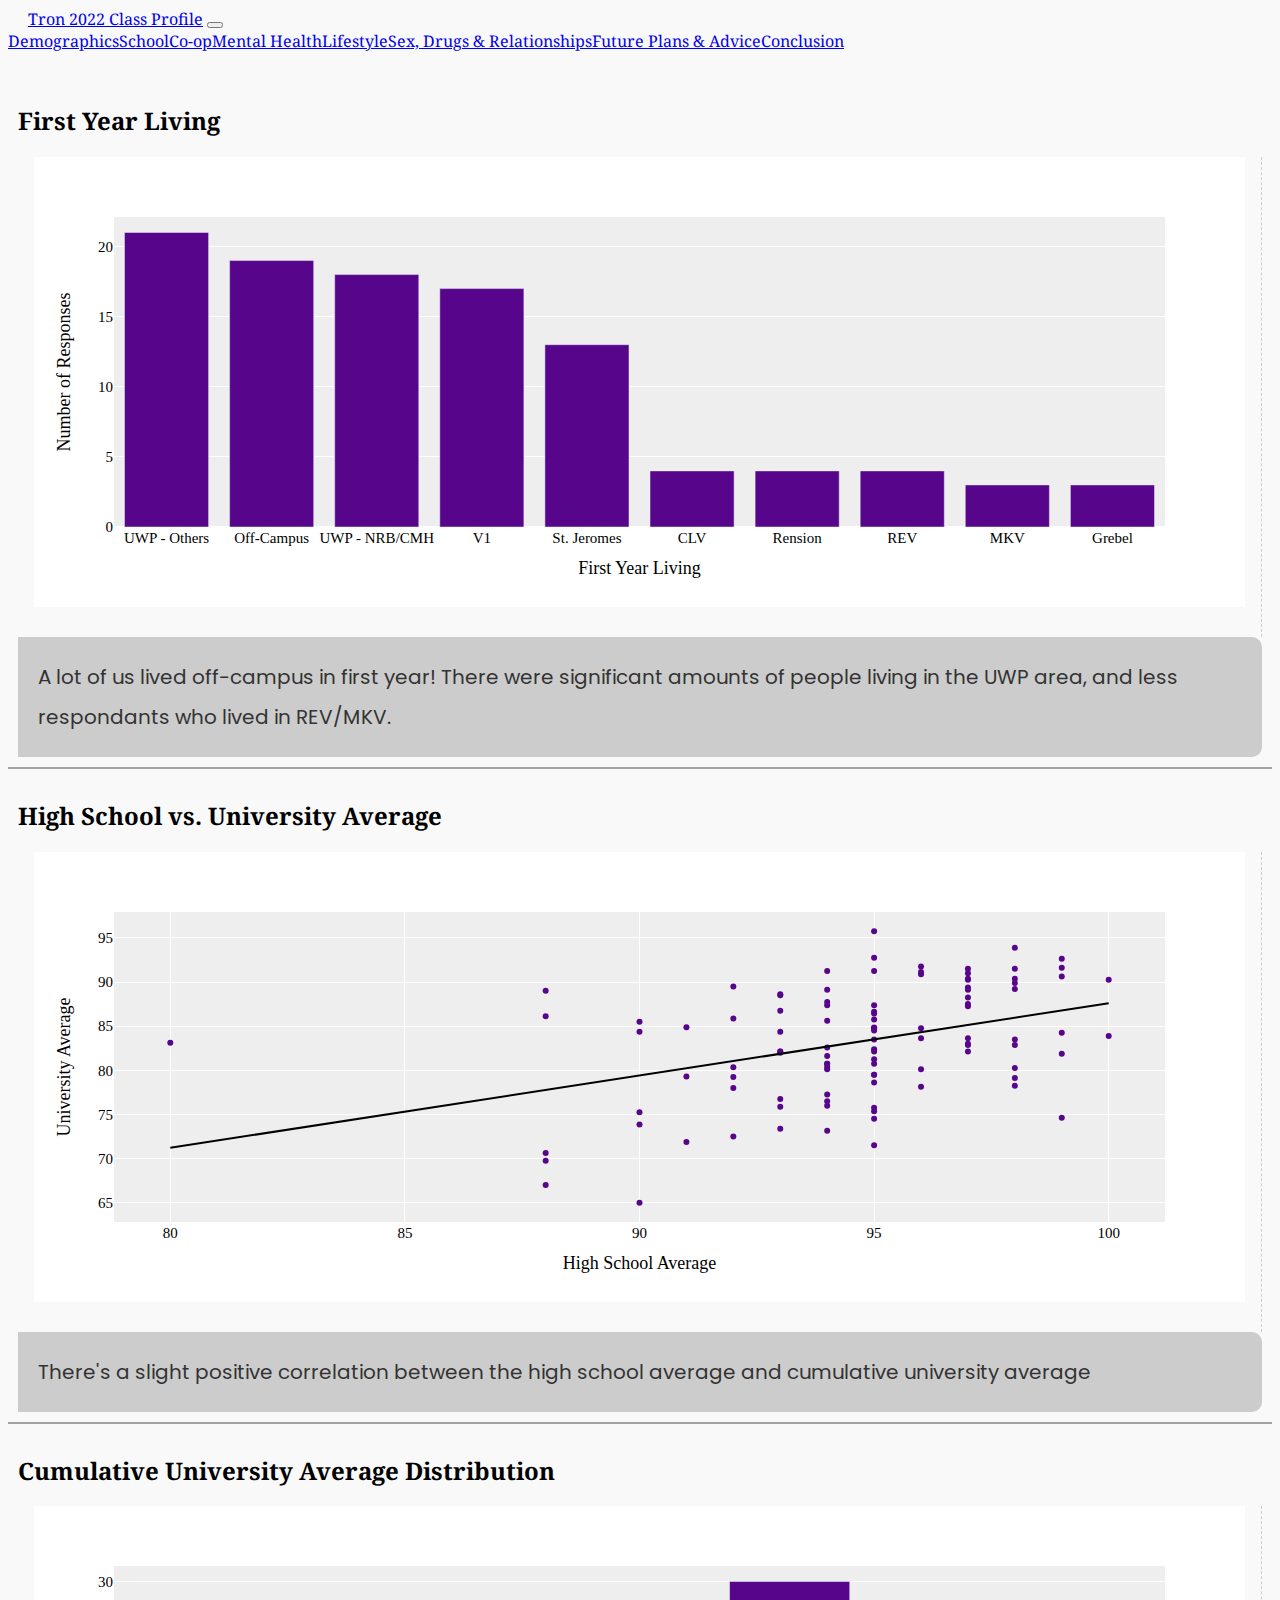
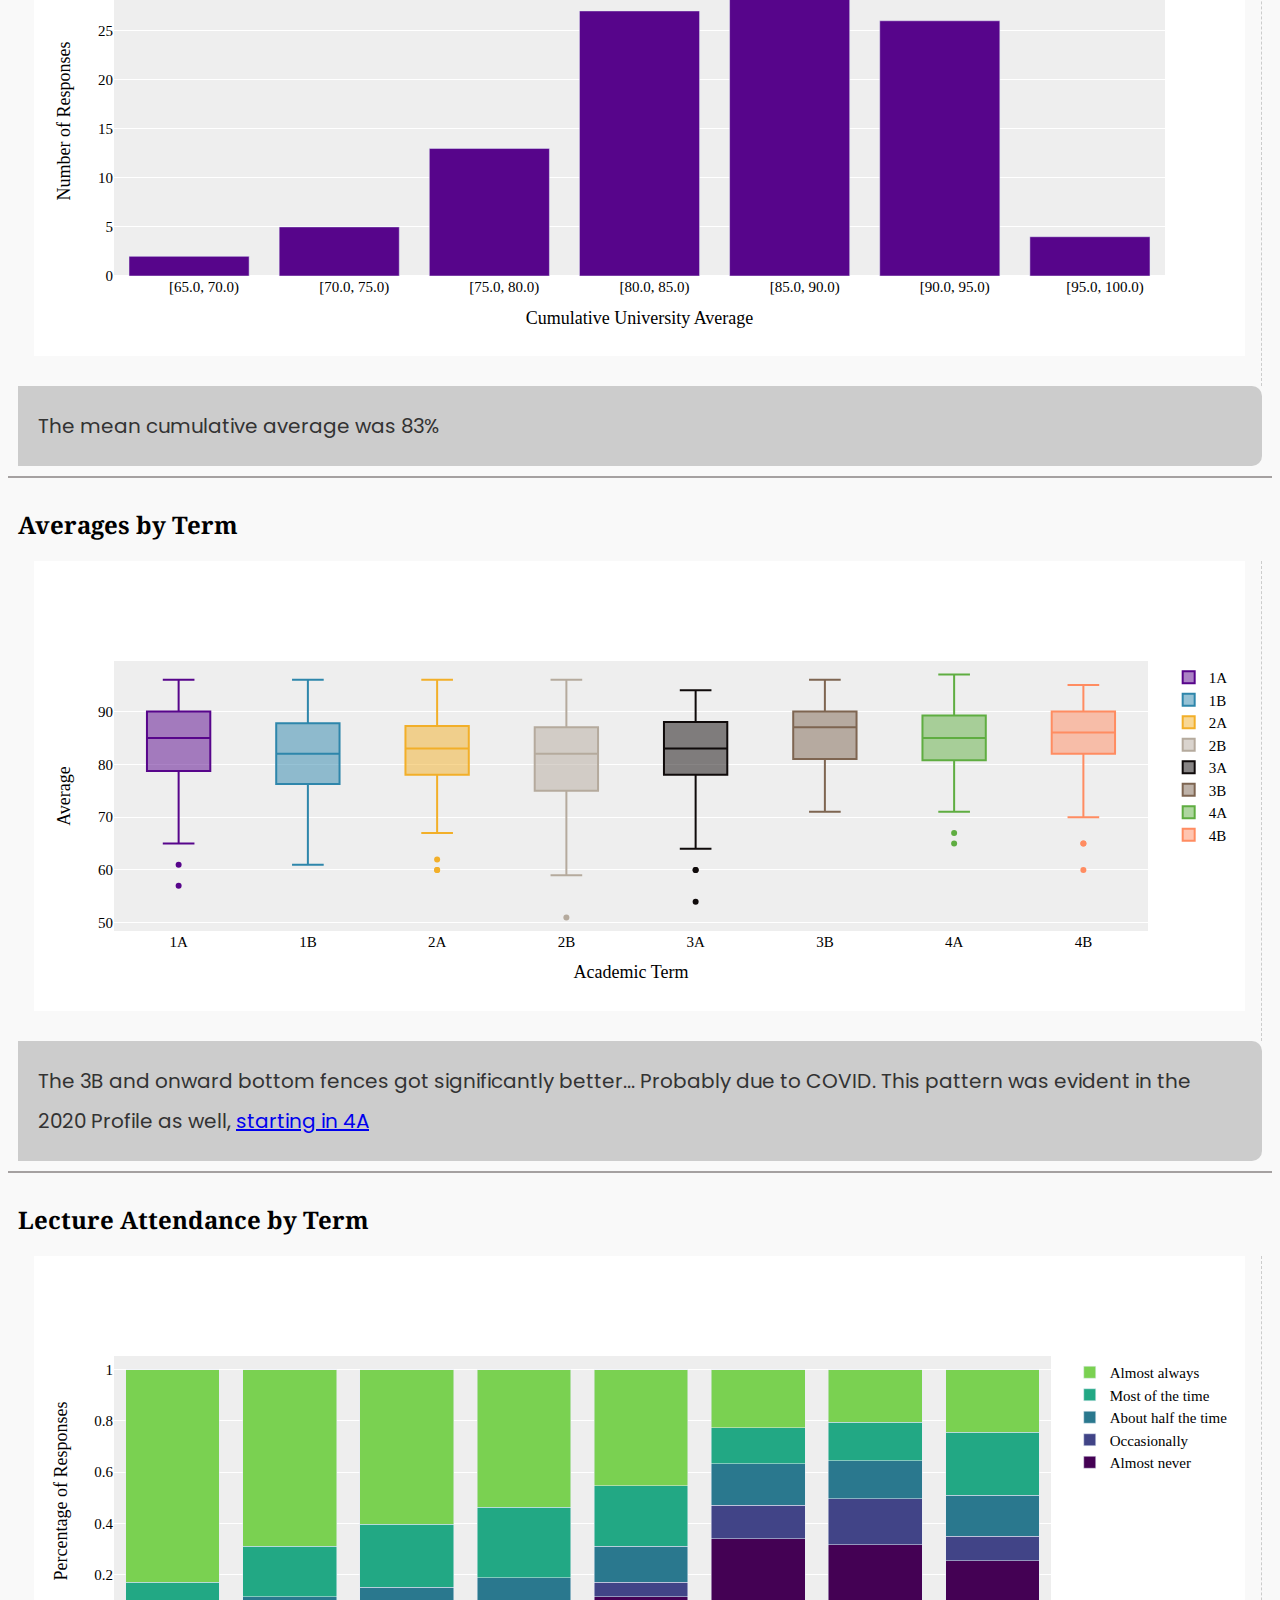
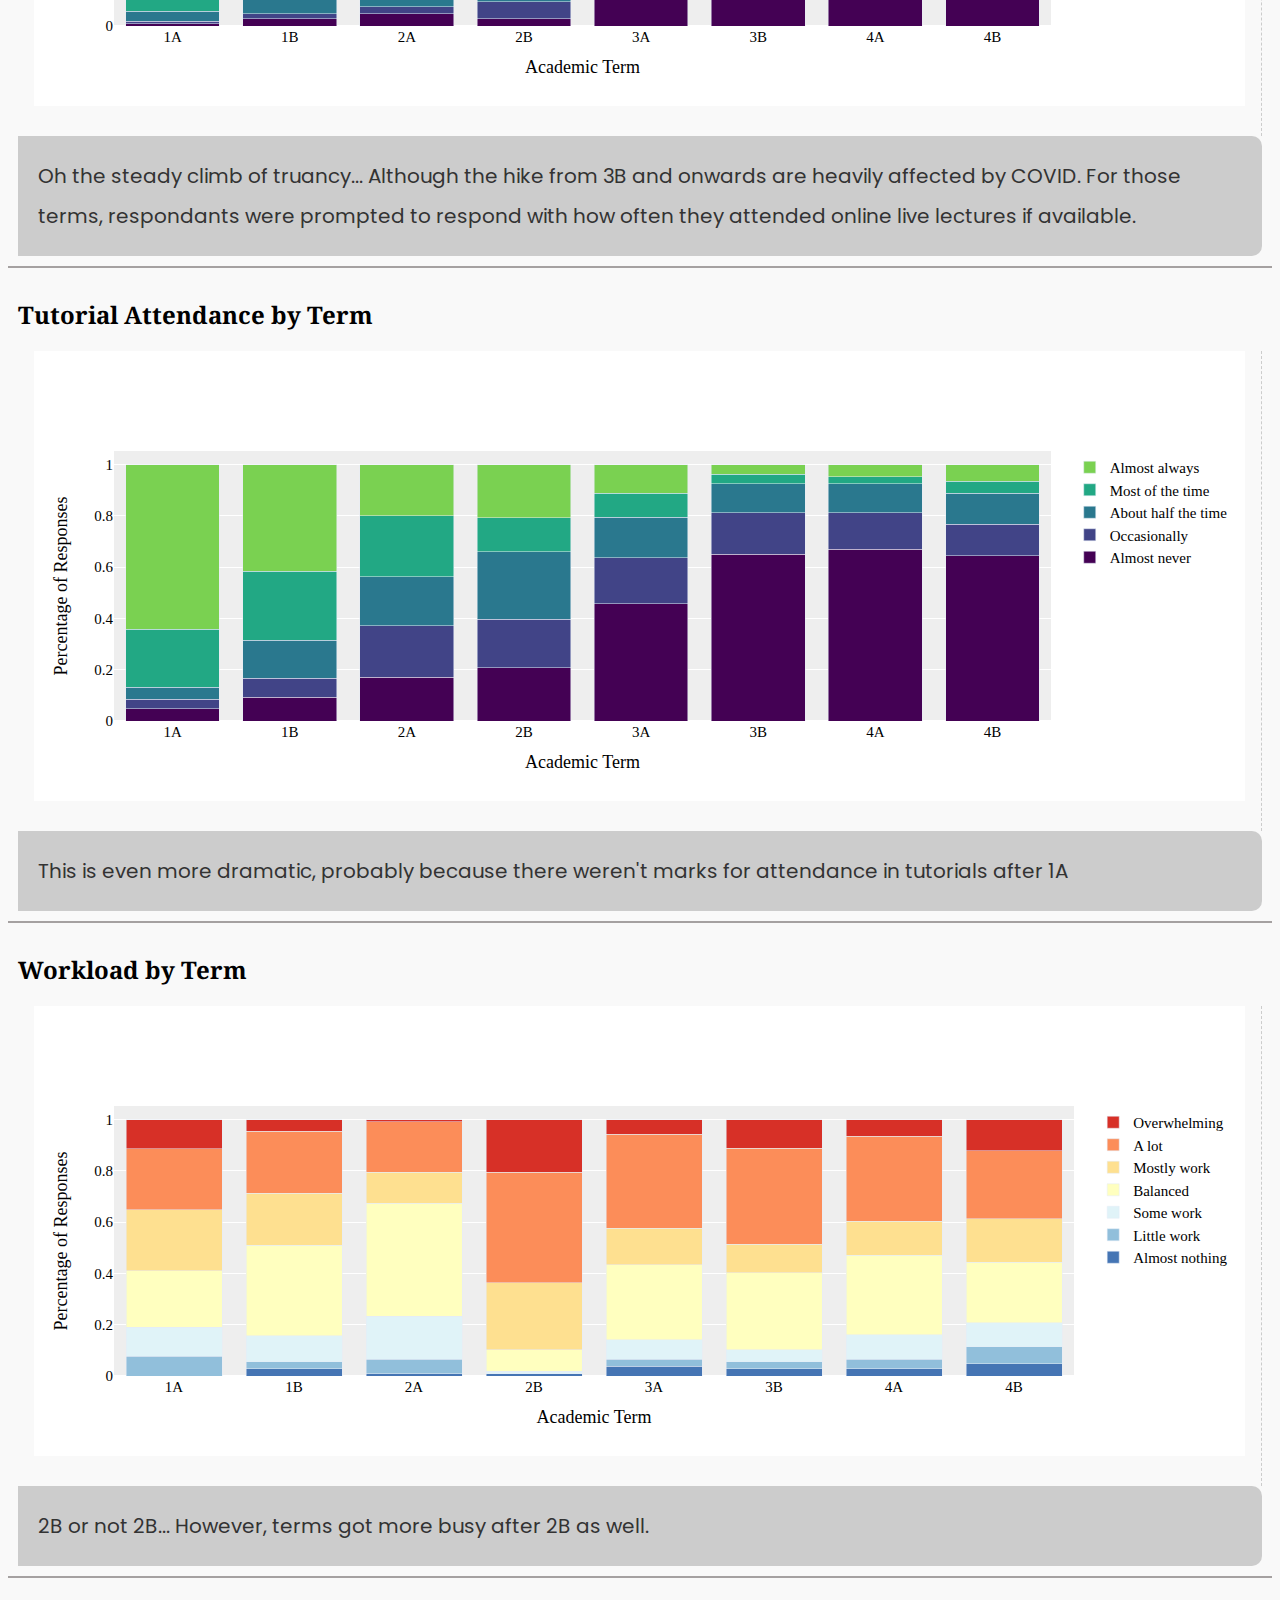
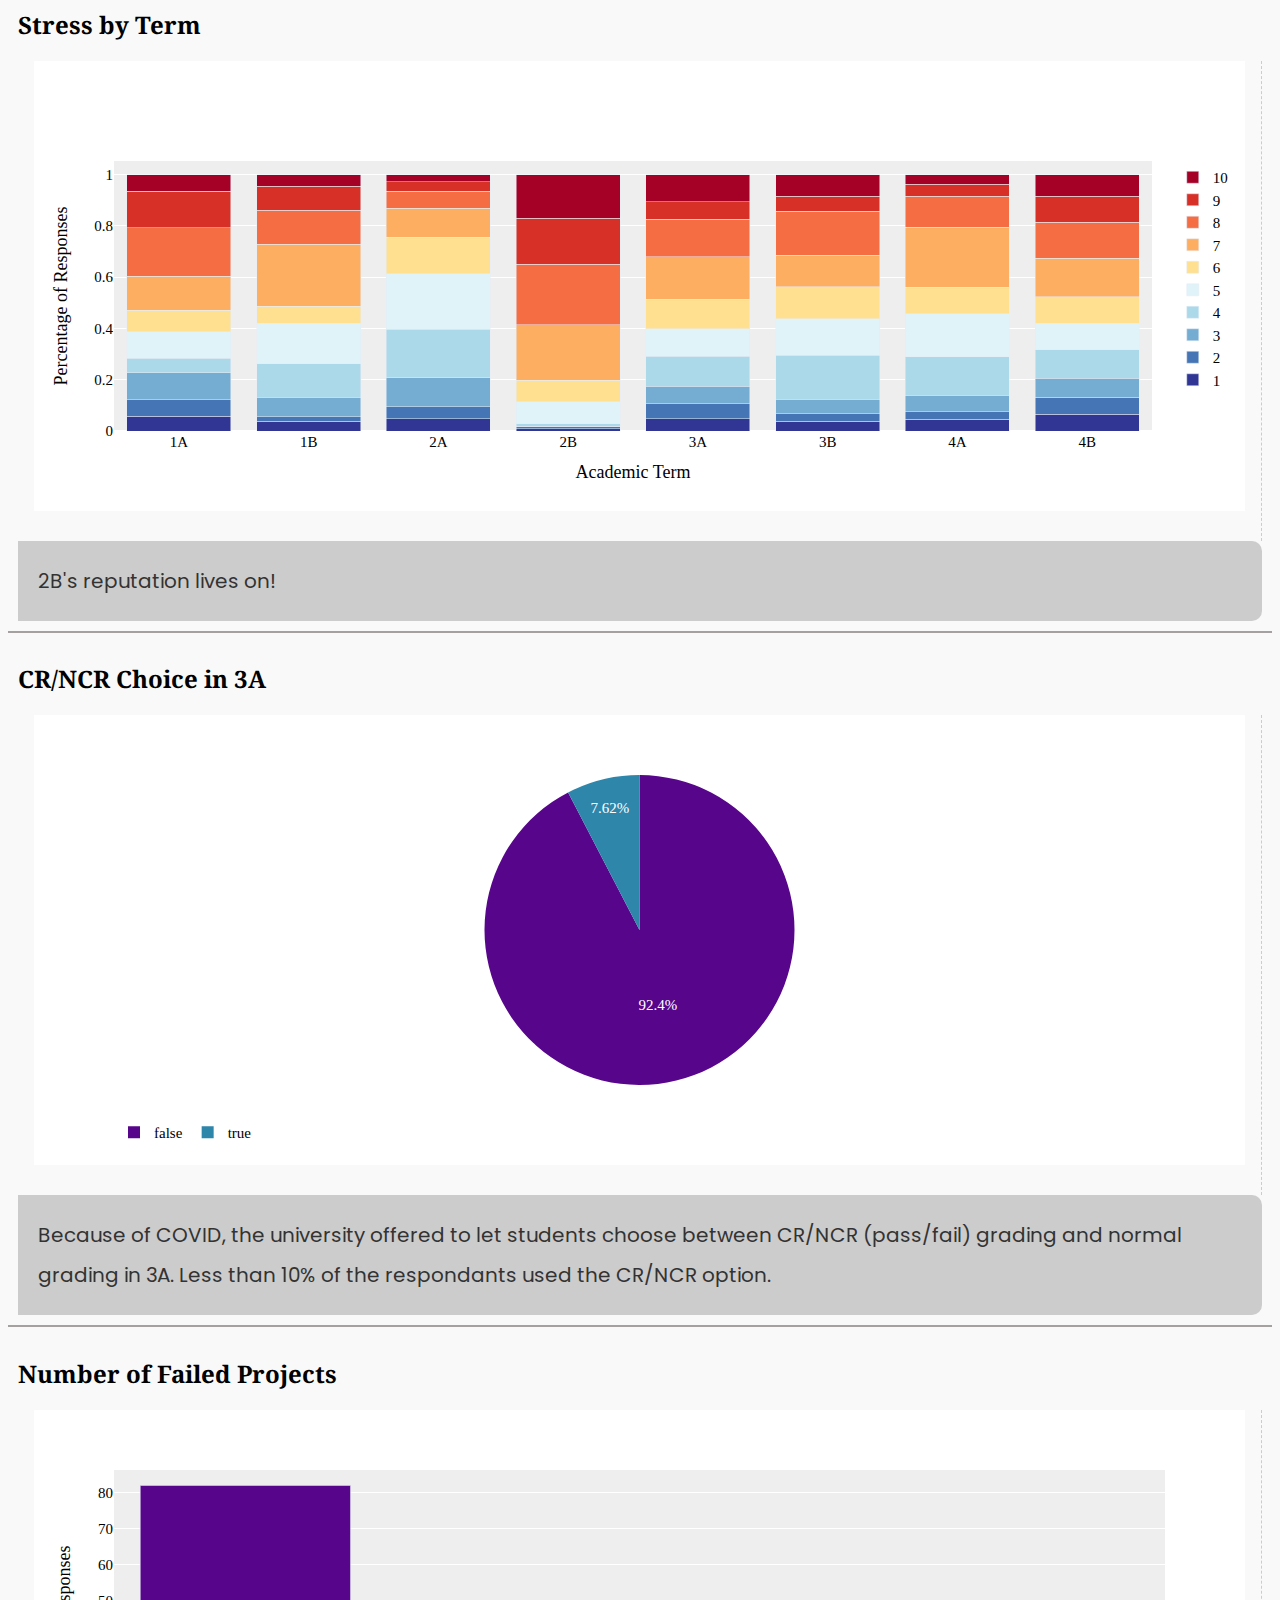
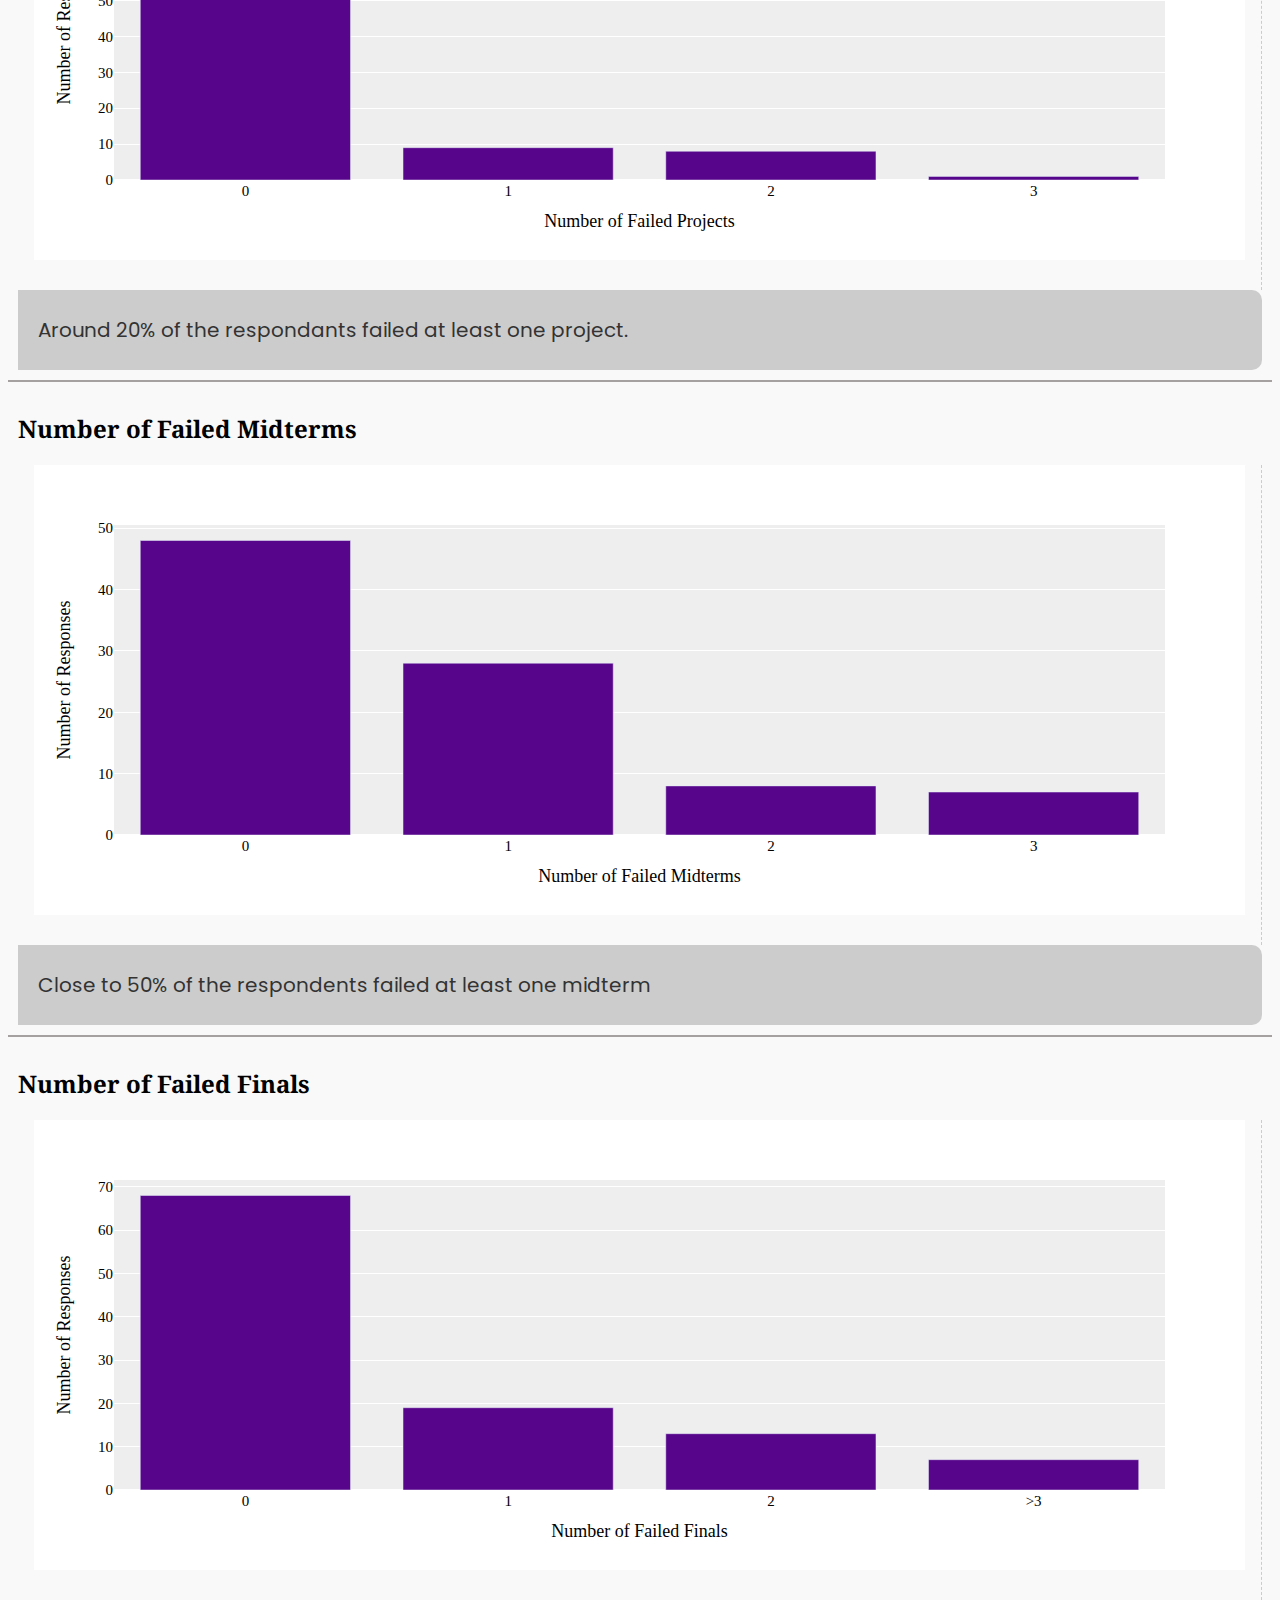
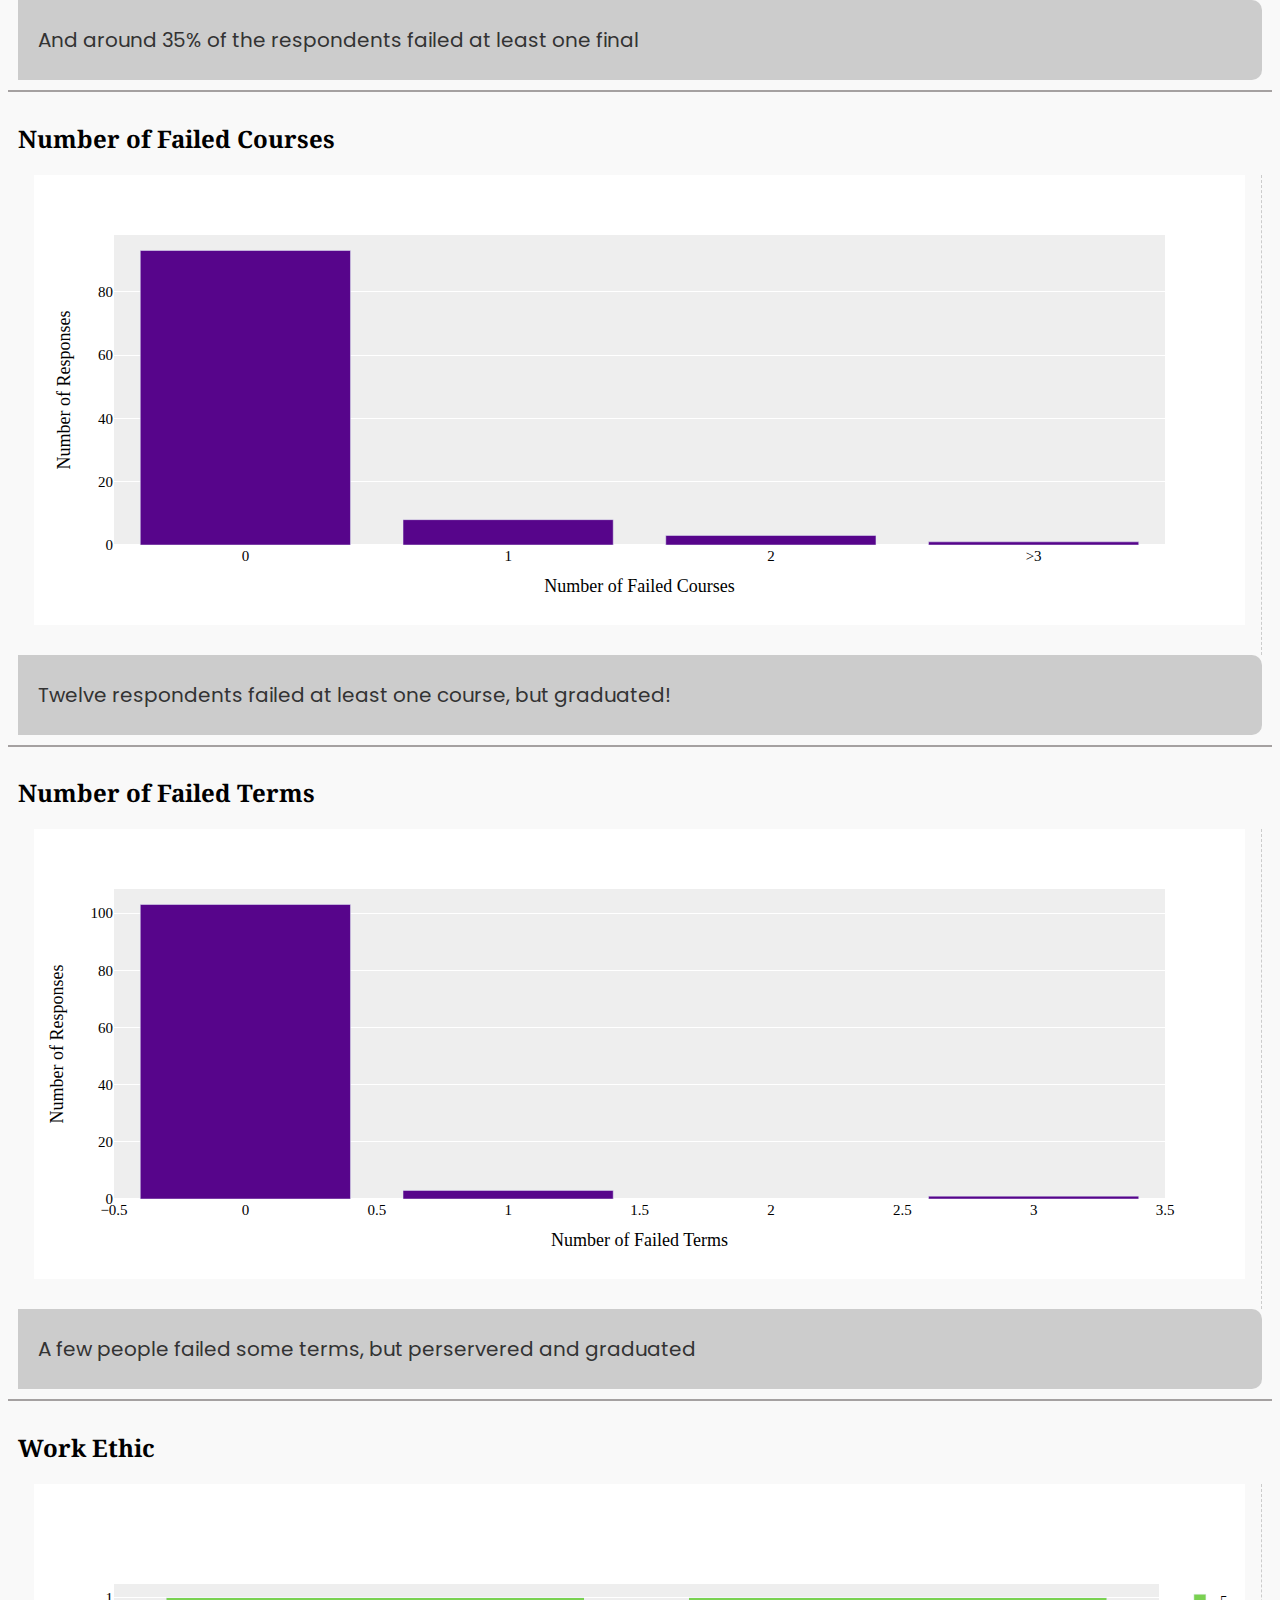
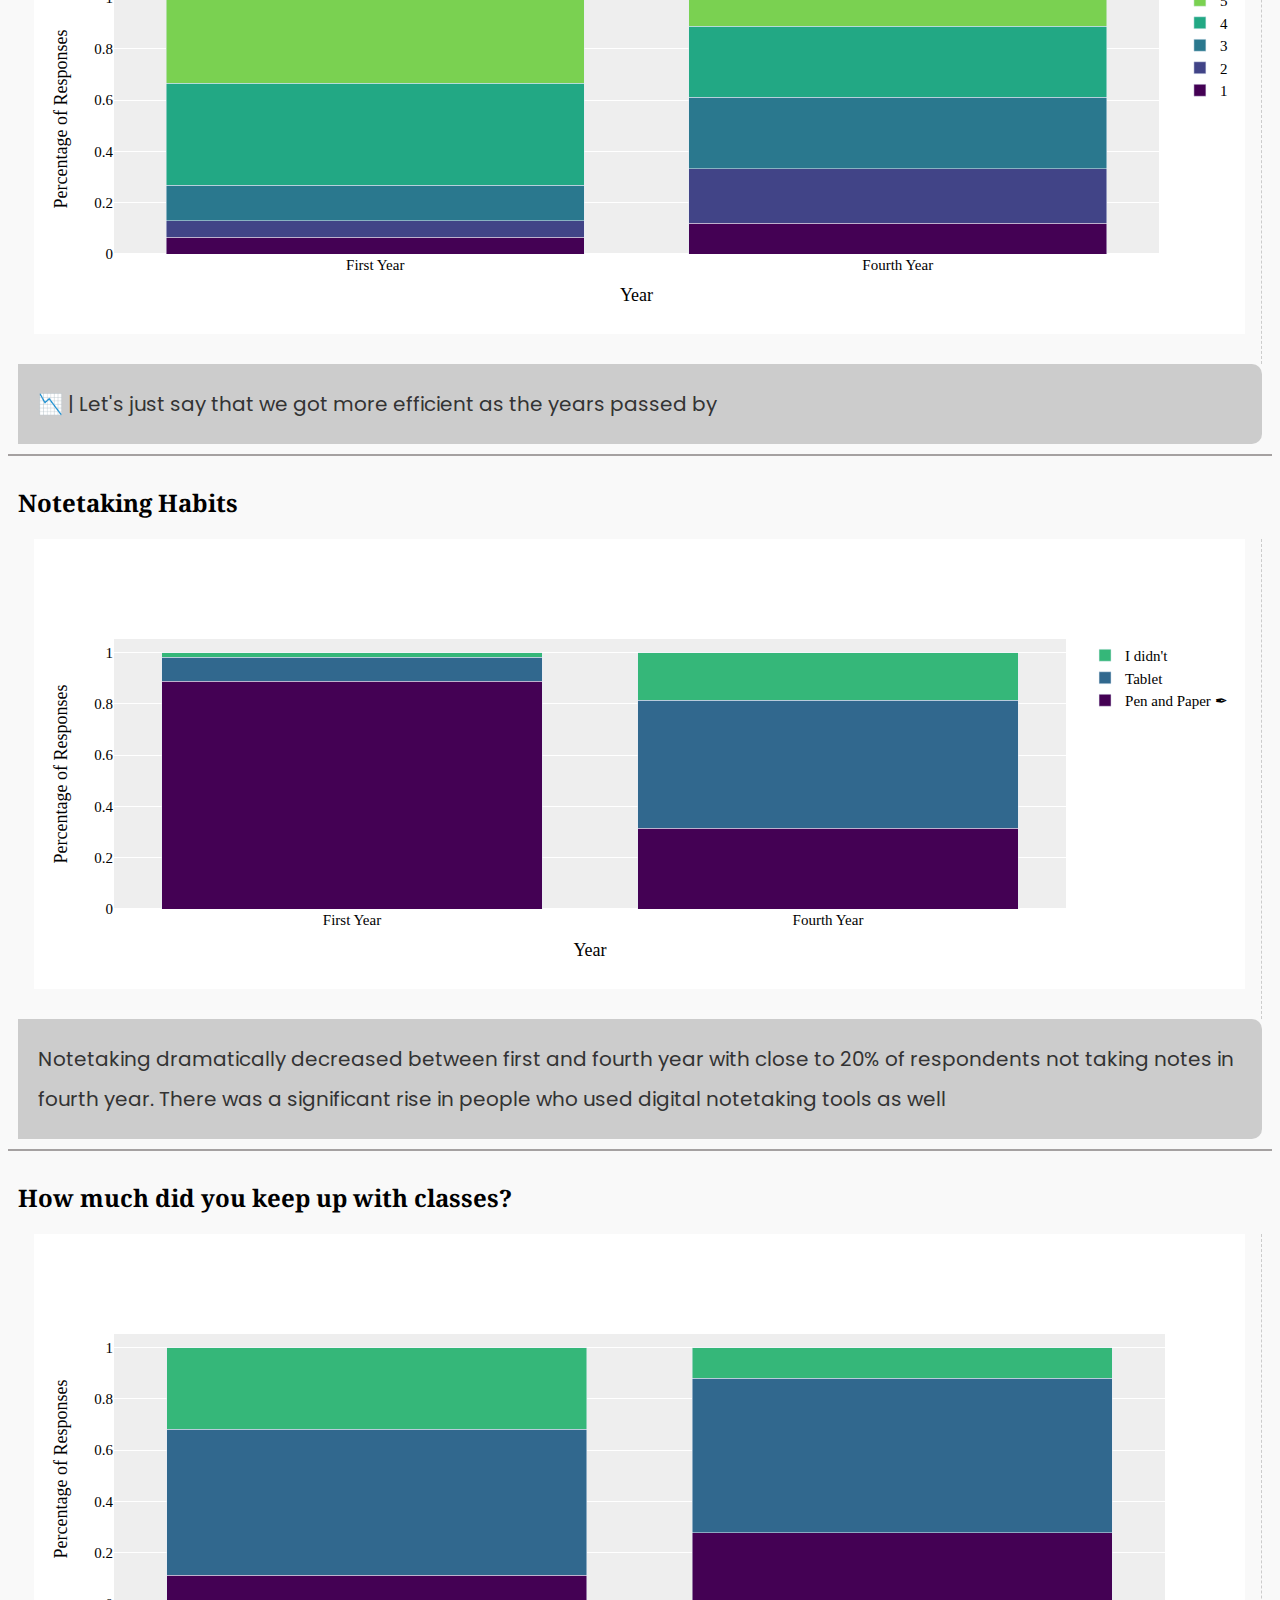
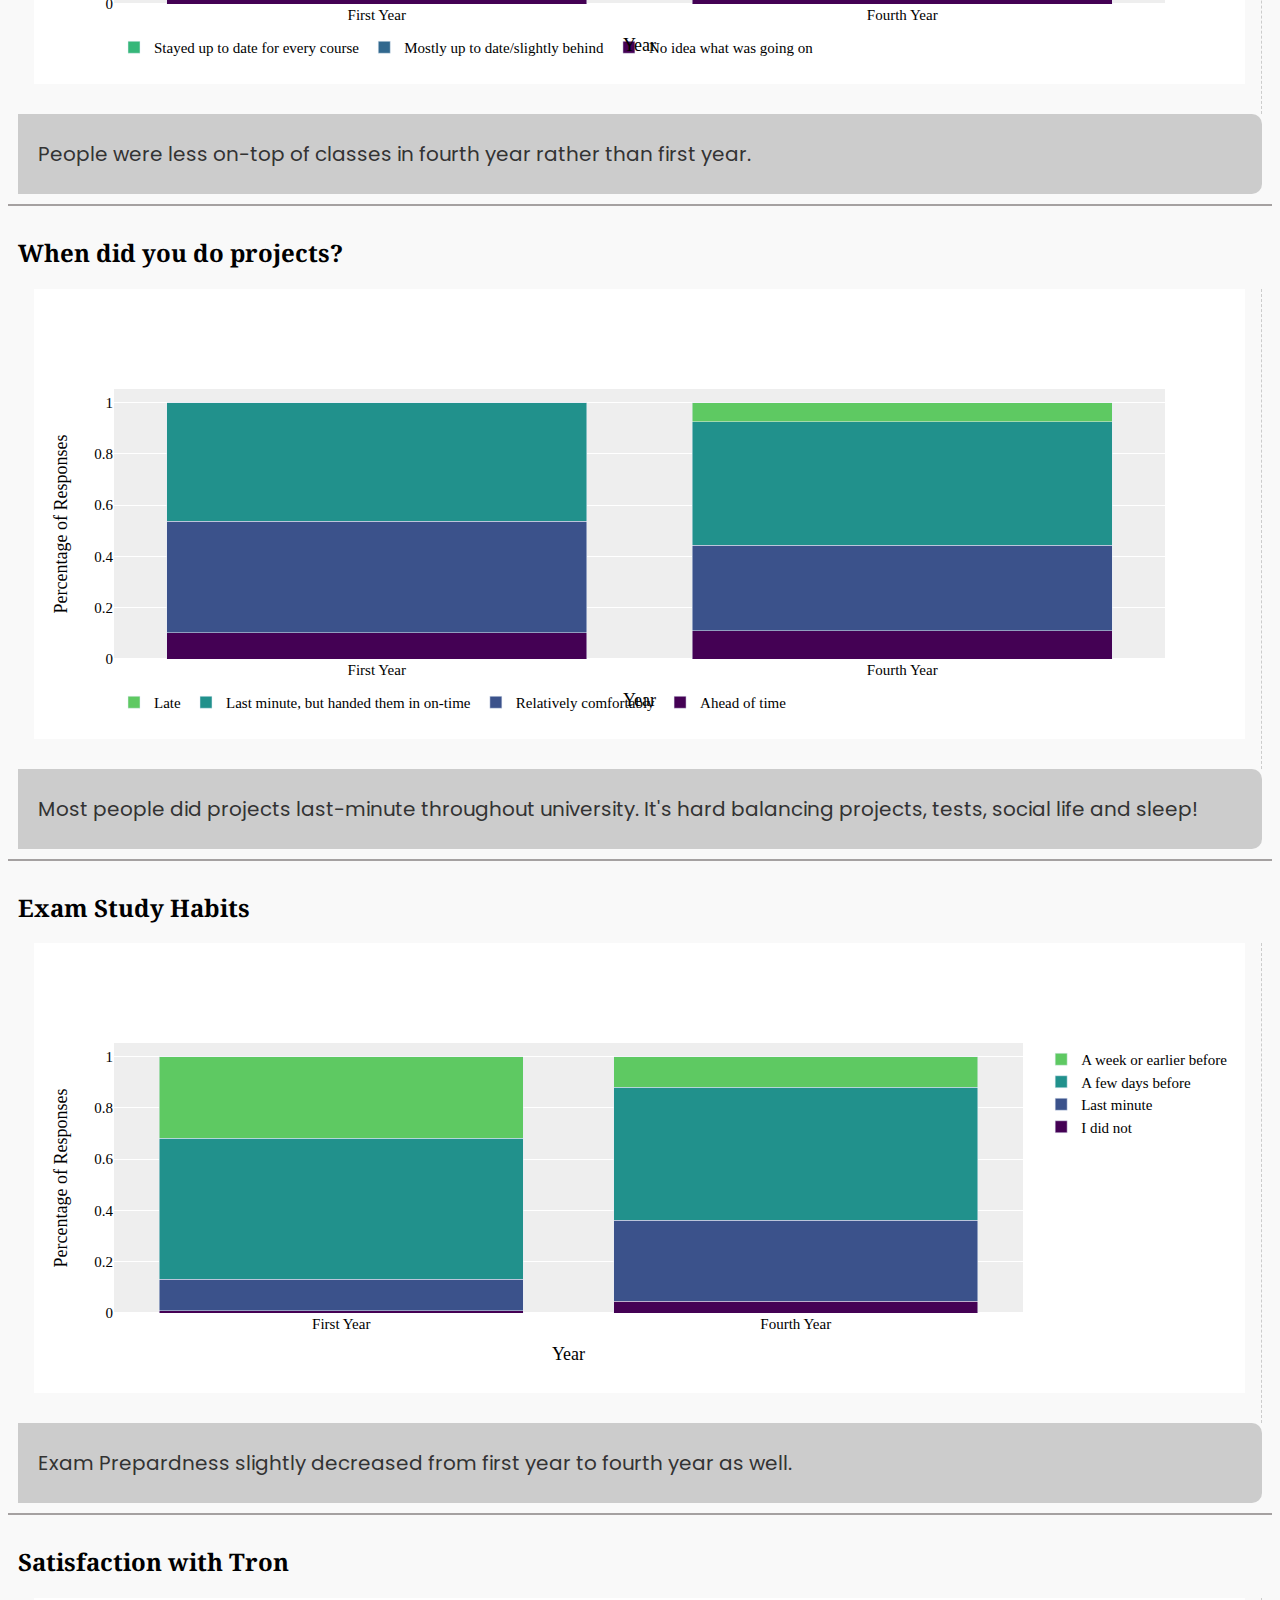
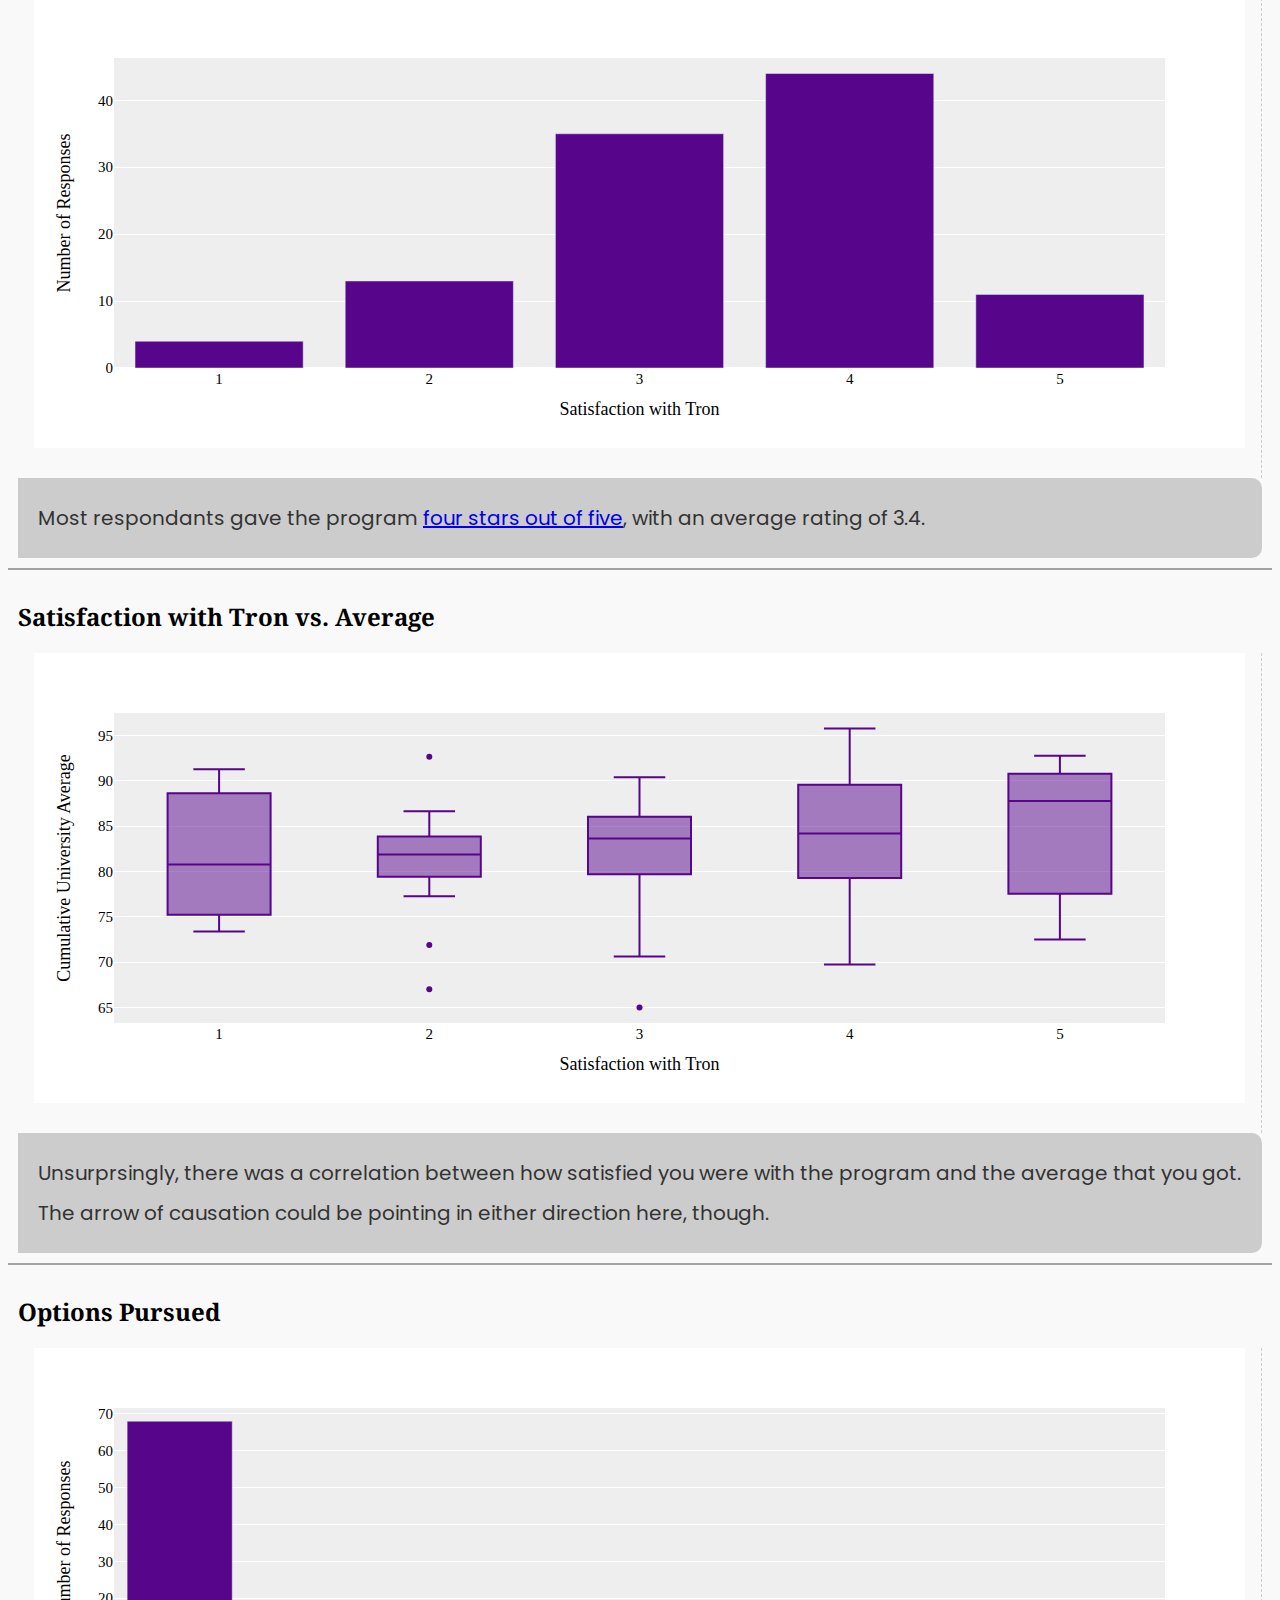
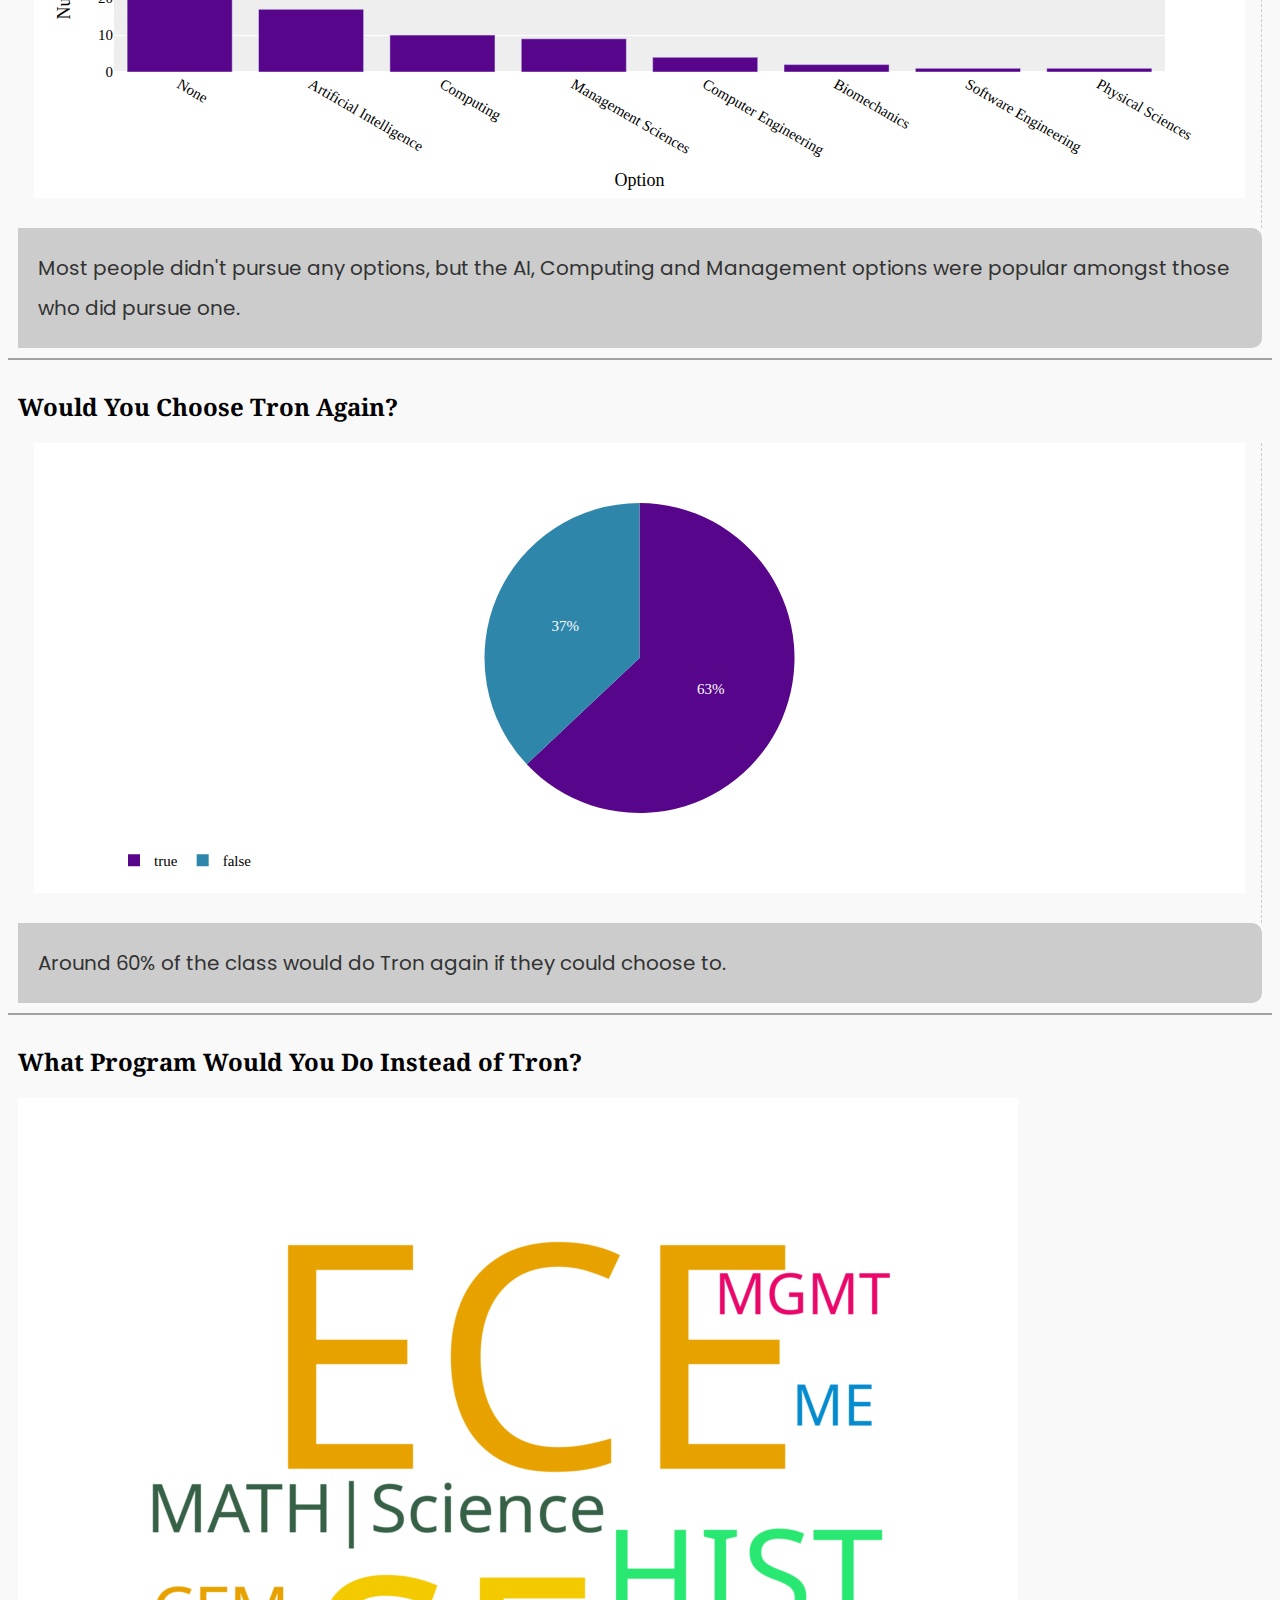
<file: school.html>
<!doctype html>
<html lang="en" data-bs-theme="light">

<head>
    <!-- Google tag (gtag.js) -->
    <script async src=" https://www.googletagmanager.com/gtag/js?id=G-RNSN3MQ0Q7">
    </script>
    <script>
        window.dataLayer = window.dataLayer || [];
        function gtag() { dataLayer.push(arguments); }
        gtag('js', new Date());

        gtag('config', 'G-RNSN3MQ0Q7');
    </script>

    <link rel="preconnect" href="https://fonts.googleapis.com">
    <link rel="preconnect" href="https://fonts.gstatic.com" crossorigin>
    <link href="https://fonts.googleapis.com/css2?family=Noto+Serif&family=Poppins:wght@300&display=swap"
        rel="stylesheet">
    <link rel="stylesheet" href="style.css">
    <meta charset="utf-8">
    <meta name="viewport" content="width=device-width, initial-scale=1">
    <meta name="page-name" content="school">
    <title>Mechatronics Class Profile 2022</title>
    <link href=" https://cdn.jsdelivr.net/npm/bootstrap@5.3.0-alpha3/dist/css/bootstrap.min.css" rel="stylesheet"
        integrity="sha384-KK94CHFLLe+nY2dmCWGMq91rCGa5gtU4mk92HdvYe+M/SXH301p5ILy+dN9+nJOZ" crossorigin="anonymous">
</head>

<body>
    <script src="https://cdn.jsdelivr.net/npm/bootstrap@5.3.0-alpha3/dist/js/bootstrap.bundle.min.js"
        integrity="sha384-ENjdO4Dr2bkBIFxQpeoTz1HIcje39Wm4jDKdf19U8gI4ddQ3GYNS7NTKfAdVQSZe"
        crossorigin="anonymous"></script>

    <script src="plotly.min.js"></script>
    <nav class="navbar navbar-expand-lg">
        <a class="navbar-brand" href="index.html">Tron 2022 Class Profile</a>
        <button class="navbar-toggler" type="button" data-toggle="collapse" data-target="#navbarNavAltMarkup"
            aria-controls="navbarNavAltMarkup" aria-expanded="false" aria-label="Toggle navigation">
            <span class="navbar-toggler-icon"></span>
        </button>
        <div class="collapse navbar-collapse" id="navbarNavAltMarkup">
            <div class="navbar-nav" id="topNavBar">


            </div>
        </div>
    </nav>

    <div class="container">
        <div class="alert alert-warning mobile-warning">
            View this website on desktop for the best experience!
        </div><div class="row border-row">
    <h2>First Year Living</h2>
    <div class="col-md-8 graph-wrapper">
        <div id="firstYearLiving" class="plotly-graph-div" style="height:100%; width:100%;"></div>
    </div>
    <div class="col-md-4 graph-writeup">
        A lot of us lived off-campus in first year! There were significant amounts of people living in the UWP area, and less respondants who lived in REV/MKV.
    </div>
</div><div class="row border-row">
    <h2>High School vs. University Average</h2>
    <div class="col-md-8 graph-wrapper">
        <div id="highSchoolVsUniversityAverage" class="plotly-graph-div" style="height:100%; width:100%;"></div>
    </div>
    <div class="col-md-4 graph-writeup">
        There's a slight positive correlation between the high school average and cumulative university average
    </div>
</div><div class="row border-row">
    <h2>Cumulative University Average Distribution</h2>
    <div class="col-md-8 graph-wrapper">
        <div id="cumulativeUniversityAverage" class="plotly-graph-div" style="height:100%; width:100%;"></div>
    </div>
    <div class="col-md-4 graph-writeup">
        The mean cumulative average was 83%
    </div>
</div><div class="row border-row">
    <h2>Averages by Term</h2>
    <div class="col-md-8 graph-wrapper">
        <div id="school_avg" class="plotly-graph-div" style="height:100%; width:100%;"></div>
    </div>
    <div class="col-md-4 graph-writeup">
        The 3B and onward bottom fences got significantly better... Probably due to COVID. This pattern was evident in the 2020 Profile as well, <a href='https://tron2020classprofile.github.io/school'>starting in 4A</a>
    </div>
</div><div class="row border-row">
    <h2>Lecture Attendance by Term</h2>
    <div class="col-md-8 graph-wrapper">
        <div id="1A__lecAttendance" class="plotly-graph-div" style="height:100%; width:100%;"></div>
    </div>
    <div class="col-md-4 graph-writeup">
        Oh the steady climb of truancy... Although the hike from 3B and onwards are heavily affected by COVID. For those terms, respondants were prompted to respond with how often they attended online live lectures if available.
    </div>
</div><div class="row border-row">
    <h2>Tutorial Attendance by Term</h2>
    <div class="col-md-8 graph-wrapper">
        <div id="1A__tutAttendance" class="plotly-graph-div" style="height:100%; width:100%;"></div>
    </div>
    <div class="col-md-4 graph-writeup">
        This is even more dramatic, probably because there weren't marks for attendance in tutorials after 1A
    </div>
</div><div class="row border-row">
    <h2>Workload by Term</h2>
    <div class="col-md-8 graph-wrapper">
        <div id="1A__workload" class="plotly-graph-div" style="height:100%; width:100%;"></div>
    </div>
    <div class="col-md-4 graph-writeup">
        2B or not 2B... However, terms got more busy after 2B as well. 
    </div>
</div><div class="row border-row">
    <h2>Stress by Term</h2>
    <div class="col-md-8 graph-wrapper">
        <div id="1A__stress" class="plotly-graph-div" style="height:100%; width:100%;"></div>
    </div>
    <div class="col-md-4 graph-writeup">
        2B's reputation lives on!
    </div>
</div><div class="row border-row">
    <h2>CR/NCR Choice in 3A</h2>
    <div class="col-md-8 graph-wrapper">
        <div id="3A_CRNCR" class="plotly-graph-div" style="height:100%; width:100%;"></div>
    </div>
    <div class="col-md-4 graph-writeup">
        Because of COVID, the university offered to let students choose between CR/NCR (pass/fail) grading and normal grading in 3A. Less than 10% of the respondants used the CR/NCR option.
    </div>
</div><div class="row border-row">
    <h2>Number of Failed Projects</h2>
    <div class="col-md-8 graph-wrapper">
        <div id="numFailedProjects" class="plotly-graph-div" style="height:100%; width:100%;"></div>
    </div>
    <div class="col-md-4 graph-writeup">
        Around 20% of the respondants failed at least one project.
    </div>
</div><div class="row border-row">
    <h2>Number of Failed Midterms</h2>
    <div class="col-md-8 graph-wrapper">
        <div id="numFailedMidterms" class="plotly-graph-div" style="height:100%; width:100%;"></div>
    </div>
    <div class="col-md-4 graph-writeup">
        Close to 50% of the respondents failed at least one midterm
    </div>
</div><div class="row border-row">
    <h2>Number of Failed Finals</h2>
    <div class="col-md-8 graph-wrapper">
        <div id="numFailedFinals" class="plotly-graph-div" style="height:100%; width:100%;"></div>
    </div>
    <div class="col-md-4 graph-writeup">
        And around 35% of the respondents failed at least one final
    </div>
</div><div class="row border-row">
    <h2>Number of Failed Courses</h2>
    <div class="col-md-8 graph-wrapper">
        <div id="numFailedCourses" class="plotly-graph-div" style="height:100%; width:100%;"></div>
    </div>
    <div class="col-md-4 graph-writeup">
        Twelve respondents failed at least one course, but graduated!
    </div>
</div><div class="row border-row">
    <h2>Number of Failed Terms</h2>
    <div class="col-md-8 graph-wrapper">
        <div id="numFailedTerms" class="plotly-graph-div" style="height:100%; width:100%;"></div>
    </div>
    <div class="col-md-4 graph-writeup">
        A few people failed some terms, but perservered and graduated
    </div>
</div><div class="row border-row">
    <h2>Work Ethic</h2>
    <div class="col-md-8 graph-wrapper">
        <div id="yearComps_WorkEthic" class="plotly-graph-div" style="height:100%; width:100%;"></div>
    </div>
    <div class="col-md-4 graph-writeup">
        📉 | Let's just say that we got more efficient as the years passed by
    </div>
</div><div class="row border-row">
    <h2>Notetaking Habits</h2>
    <div class="col-md-8 graph-wrapper">
        <div id="yearComps_NoteTaking" class="plotly-graph-div" style="height:100%; width:100%;"></div>
    </div>
    <div class="col-md-4 graph-writeup">
        Notetaking dramatically decreased between first and fourth year with close to 20% of respondents not taking notes in fourth year. There was a significant rise in people who used digital notetaking tools as well
    </div>
</div><div class="row border-row">
    <h2>How much did you keep up with classes?</h2>
    <div class="col-md-8 graph-wrapper">
        <div id="yearComps_CourseKeepup" class="plotly-graph-div" style="height:100%; width:100%;"></div>
    </div>
    <div class="col-md-4 graph-writeup">
        People were less on-top of classes in fourth year rather than first year.
    </div>
</div><div class="row border-row">
    <h2>When did you do projects?</h2>
    <div class="col-md-8 graph-wrapper">
        <div id="yearComps_ProjectHabit" class="plotly-graph-div" style="height:100%; width:100%;"></div>
    </div>
    <div class="col-md-4 graph-writeup">
        Most people did projects last-minute throughout university. It's hard balancing projects, tests, social life and sleep!
    </div>
</div><div class="row border-row">
    <h2>Exam Study Habits</h2>
    <div class="col-md-8 graph-wrapper">
        <div id="yearComps_ExamStudyHabit" class="plotly-graph-div" style="height:100%; width:100%;"></div>
    </div>
    <div class="col-md-4 graph-writeup">
        Exam Prepardness slightly decreased from first year to fourth year as well.
    </div>
</div><div class="row border-row">
    <h2>Satisfaction with Tron</h2>
    <div class="col-md-8 graph-wrapper">
        <div id="tronSatisfaction" class="plotly-graph-div" style="height:100%; width:100%;"></div>
    </div>
    <div class="col-md-4 graph-writeup">
        Most respondants gave the program <a href='https://www.youtube.com/watch?v=zKJrrMIsghI'>four stars out of five</a>, with an average rating of 3.4.
    </div>
</div><div class="row border-row">
    <h2>Satisfaction with Tron vs. Average</h2>
    <div class="col-md-8 graph-wrapper">
        <div id="satisfactionVsAverage" class="plotly-graph-div" style="height:100%; width:100%;"></div>
    </div>
    <div class="col-md-4 graph-writeup">
        Unsurprsingly, there was a correlation between how satisfied you were with the program and the average that you got. The arrow of causation could be pointing in either direction here, though.
    </div>
</div><div class="row border-row">
    <h2>Options Pursued</h2>
    <div class="col-md-8 graph-wrapper">
        <div id="pursuedOption" class="plotly-graph-div" style="height:100%; width:100%;"></div>
    </div>
    <div class="col-md-4 graph-writeup">
        Most people didn't pursue any options, but the AI, Computing and Management options were popular amongst those who did pursue one.
    </div>
</div><div class="row border-row">
    <h2>Would You Choose Tron Again?</h2>
    <div class="col-md-8 graph-wrapper">
        <div id="chooseTronNotKnowing" class="plotly-graph-div" style="height:100%; width:100%;"></div>
    </div>
    <div class="col-md-4 graph-writeup">
        Around 60% of the class would do Tron again if they could choose to.
    </div>
</div><div class="row border-row">
    <h2>What Program Would You Do Instead of Tron?</h2>
    <div class="col-md-8 ">
        <img src="img/noTronOtherProgram_wc.png" class="img-fluid ahhh"/>
    </div>
    <div class="col-md-4 graph-writeup">
        Out of the people who wouldn't, most people would have done Electrical and Computer Engineering, Software Engineering or Computer Science given what they know today. Others would leave engineering altogether and pursue other passions.
    </div>
</div><div class="row border-row">
    <h2>Parental Education vs. Average</h2>
    <div class="col-md-8 graph-wrapper">
        <div id="parentalEducationvscumulativeUniversityAverage" class="plotly-graph-div" style="height:100%; width:100%;"></div>
    </div>
    <div class="col-md-4 graph-writeup">
        There's not too much of a correlation between parental education and universty average.
    </div>
</div><div class="row border-row">
    <h2>Family Income vs. Average</h2>
    <div class="col-md-8 graph-wrapper">
        <div id="famIncomeVsAverage" class="plotly-graph-div" style="height:100%; width:100%;"></div>
    </div>
    <div class="col-md-4 graph-writeup">
        Similarly, the effects of family income are quite decoupled from the cumulative university average
    </div>
</div><div class="row border-row">
    <h2>Was your FYDP only Mechatronics Students?</h2>
    <div class="col-md-8 graph-wrapper">
        <div id="4A_fydpOnlyTron" class="plotly-graph-div" style="height:100%; width:100%;"></div>
    </div>
    <div class="col-md-4 graph-writeup">
        Most people sticked to the class for their FYDP groups.
    </div>
</div><div class="row border-row">
    <h2>Pride vs. Care</h2>
    <div class="col-md-8 graph-wrapper">
        <div id="4B_fydpPridevs4B_fydpCare" class="plotly-graph-div" style="height:100%; width:100%;"></div>
    </div>
    <div class="col-md-4 graph-writeup">
        If you cared more about your FYDP, you were more proud of it.
    </div>
</div><div class="row border-row">
    <h2>FYDP Advice</h2>
    <div class="col-md-8 graph-wrapper">
        <div class="quote">
    <p>Start prototyping early, ignore the clear boundaries between 481/482 (ie where it's suggested to design and 481 and prototype in 482 - this rushes things too much towards the end of 482 when symposium approaches, just start building early).</p>
</div><div class="quote">
    <p>DO NOT WAIT UNTIL THE LAST MINUTE</p>
</div><div class="quote">
    <p>Teamwork makes the dream work. Don't sleep on project management</p>
</div><div class="quote">
    <p>Get started early, especially for any hardware components because 4B is a very busy term for coursework</p>
</div><div class="quote">
    <p>Work with people you wanna work with and make sure you’re all on the same page for amount of effort you want to put in to it</p>
</div>
    </div>
    <div class="col-md-4 graph-writeup">
        People had varied pieces of advice for FYDP, I tried to show quotes that were representative of the sentiment of a large number of people
    </div>
</div><div class="row border-row">
    <h2>Did you plan to go on exchange?</h2>
    <div class="col-md-8 graph-wrapper">
        <div id="exchange_plan" class="plotly-graph-div" style="height:100%; width:100%;"></div>
    </div>
    <div class="col-md-4 graph-writeup">
        More than a tenth of the class planned to go on exchange...
    </div>
</div><div class="row border-row">
    <h2>Planned Exchange: Did You End up Going?</h2>
    <div class="col-md-8 graph-wrapper">
        <div id="exchange_actuallyWent" class="plotly-graph-div" style="height:100%; width:100%;"></div>
    </div>
    <div class="col-md-4 graph-writeup">
        ... but only two people ended up going. Exchange in Mechatronics is hard to do in the first place because of the strict course matching requirements, but COVID took away the ripe exchange term of 3B.
    </div>
</div><div class="row border-row">
    <h2>Most Interesting Core Course</h2>
    <div class="col-md-8 ">
        <img src="img/mostInterestingCourseCode_wc.png" class="img-fluid ahhh"/>
    </div>
    <div class="col-md-4 graph-writeup">
        We liked the algorithms (MTE 140) and RTOS (MTE 241) courses the best, probably because a lot of us ended up being more intersted in software over the other parts of mechatronics.
    </div>
</div><div class="row border-row">
    <h2>Most Useful Core Course</h2>
    <div class="col-md-8 ">
        <img src="img/mostUsefulCourseCode_wc.png" class="img-fluid ahhh"/>
    </div>
    <div class="col-md-4 graph-writeup">
        We found MTE 140 and MTE 241 courses the most useful as well.
    </div>
</div><div class="row border-row">
    <h2>Favourite Elective</h2>
    <div class="col-md-8 ">
        <img src="img/favouriteElectiveCode_wc.png" class="img-fluid ahhh"/>
    </div>
    <div class="col-md-4 graph-writeup">
        We took a lot of different electives! We have a lot of different interests outside of Tron, but our top five were: <ol><li>MUSIC 140: Popular Music and Culture</li> <li>MUSIC 246: Soundtracks: Music in Film</li> <li>ECE 459: Programming for Perfomance</li> <li>SYDE 556: Simulating Neurobiological Systems</li>  <li>ECE 488: Multivariable Control Systems</li></ol>
    </div>
</div><div class="row border-row">
    <h2>Favourite Professor</h2>
    <div class="col-md-8 ">
        <img src="img/favProf_wc.png" class="img-fluid ahhh"/>
    </div>
    <div class="col-md-4 graph-writeup">
        Andrew Beltaos and Igor Ivkovic (😢) took the overwhelming lead for being the favourite professors. There were 30 different professors that someone listed as someones favourite, with the majority of them receiving only one vote.
    </div>
</div><div class="row border-row">
    <h2>Cheating: Acceptability</h2>
    <div class="col-md-8 graph-wrapper">
        <div id="cheating_cheatAccept" class="plotly-graph-div" style="height:100%; width:100%;"></div>
    </div>
    <div class="col-md-4 graph-writeup">
        Respondants were asked how acceptable they find each of these things from totally nacceptable to totally acceptable. Most people thought that sharing answers to assignments and using the internet to look up small things were quite acceptable. Using other people's work was controversial, and the class did not agree whether this is acceptable or not.
    </div>
</div><div class="row border-row">
    <h2>Cheating Prelevance: Pre-COVID</h2>
    <div class="col-md-8 graph-wrapper">
        <div id="cheating_cheatBeforeCovid" class="plotly-graph-div" style="height:100%; width:100%;"></div>
    </div>
    <div class="col-md-4 graph-writeup">
        Since COVID drastically increased the accessibility of cheating, respondants were asked for pre and post-COVID cheating prelevance. <br>Predictably, in-person exams made most of these things impossible.
    </div>
</div><div class="row border-row">
    <h2>Cheating Prelevance: COVID</h2>
    <div class="col-md-8 graph-wrapper">
        <div id="cheating_cheatDuringCovid" class="plotly-graph-div" style="height:100%; width:100%;"></div>
    </div>
    <div class="col-md-4 graph-writeup">
        With accessibility to the internet during COVID exams, many people turned to it to ask small things. Most people refrained from using Chegg or being on calls during exams, but it definitely increased.
    </div>
</div><div class="row border-row">
    <h2>Cheating Prelevance Difference: Pre-COVID vs. COVID</h2>
    <div class="col-md-8 graph-wrapper">
        <div id="cheating_delta" class="plotly-graph-div" style="height:100%; width:100%;"></div>
    </div>
    <div class="col-md-4 graph-writeup">
        On this chart, red shows decreases in count and green shows increases in count. Cheating definitely increased because of COVID.
    </div>
</div><div class="row border-row">
    <h2>Cheating Guilt</h2>
    <div class="col-md-8 graph-wrapper">
        <div id="cheating_howGuilty" class="plotly-graph-div" style="height:100%; width:100%;"></div>
    </div>
    <div class="col-md-4 graph-writeup">
        Out of the people who had cheated, they were asked how guilty they felt. Most people didn't really feel guilty. When asked why they cheated, the most common responses were <q>The opportunity was there so I took it</q>, <q>Felt like everyone else was</q> and <q>Poorly worded assignments</q>
    </div>
</div><div class="row">
    <div class="col-4"><a href="#" id="previous-link" type="button" class="btn btn-outline-secondary">Previous</a></div>
    <div class="col-4 patch-container" style="text-align:center">Patch: <span class="patch">8c8b209
</span></div>
    <div class="col-4" style="text-align: right;"><a href=" #" id="next-link" type="button"
            class="btn btn-outline-primary">Next</a></div>

</div>
</div>

</div>
<script src="graphs.js"></script>
<script src="https://code.jquery.com/jquery-3.2.1.slim.min.js"
    integrity="sha384-KJ3o2DKtIkvYIK3UENzmM7KCkRr/rE9/Qpg6aAZGJwFDMVNA/GpGFF93hXpG5KkN"
    crossorigin="anonymous"></script>
<script src="https://cdn.jsdelivr.net/npm/popper.js@1.12.9/dist/umd/popper.min.js"
    integrity="sha384-ApNbgh9B+Y1QKtv3Rn7W3mgPxhU9K/ScQsAP7hUibX39j7fakFPskvXusvfa0b4Q"
    crossorigin="anonymous"></script>
<script src="https://cdn.jsdelivr.net/npm/bootstrap@4.0.0/dist/js/bootstrap.min.js"
    integrity="sha384-JZR6Spejh4U02d8jOt6vLEHfe/JQGiRRSQQxSfFWpi1MquVdAyjUar5+76PVCmYl"
    crossorigin="anonymous"></script>

<script src="main.js"></script>


</body>

</html>
</file>
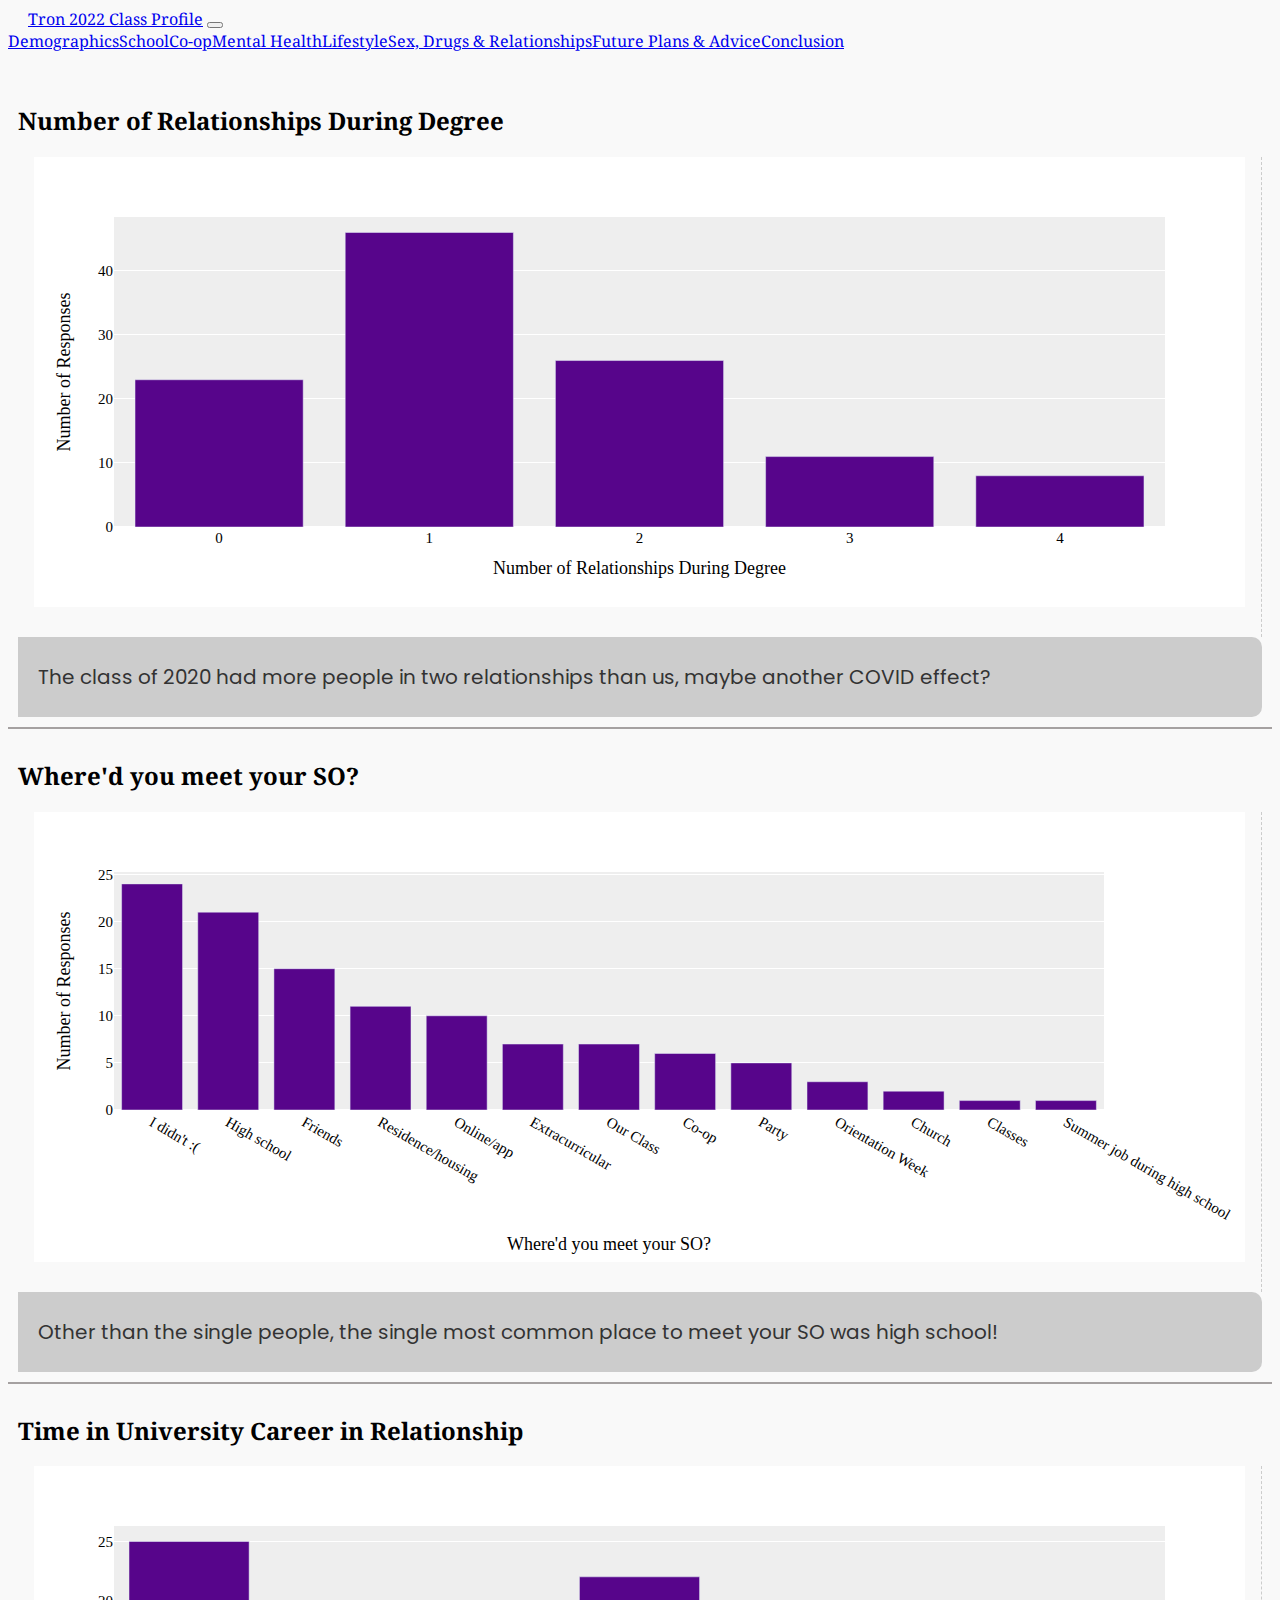
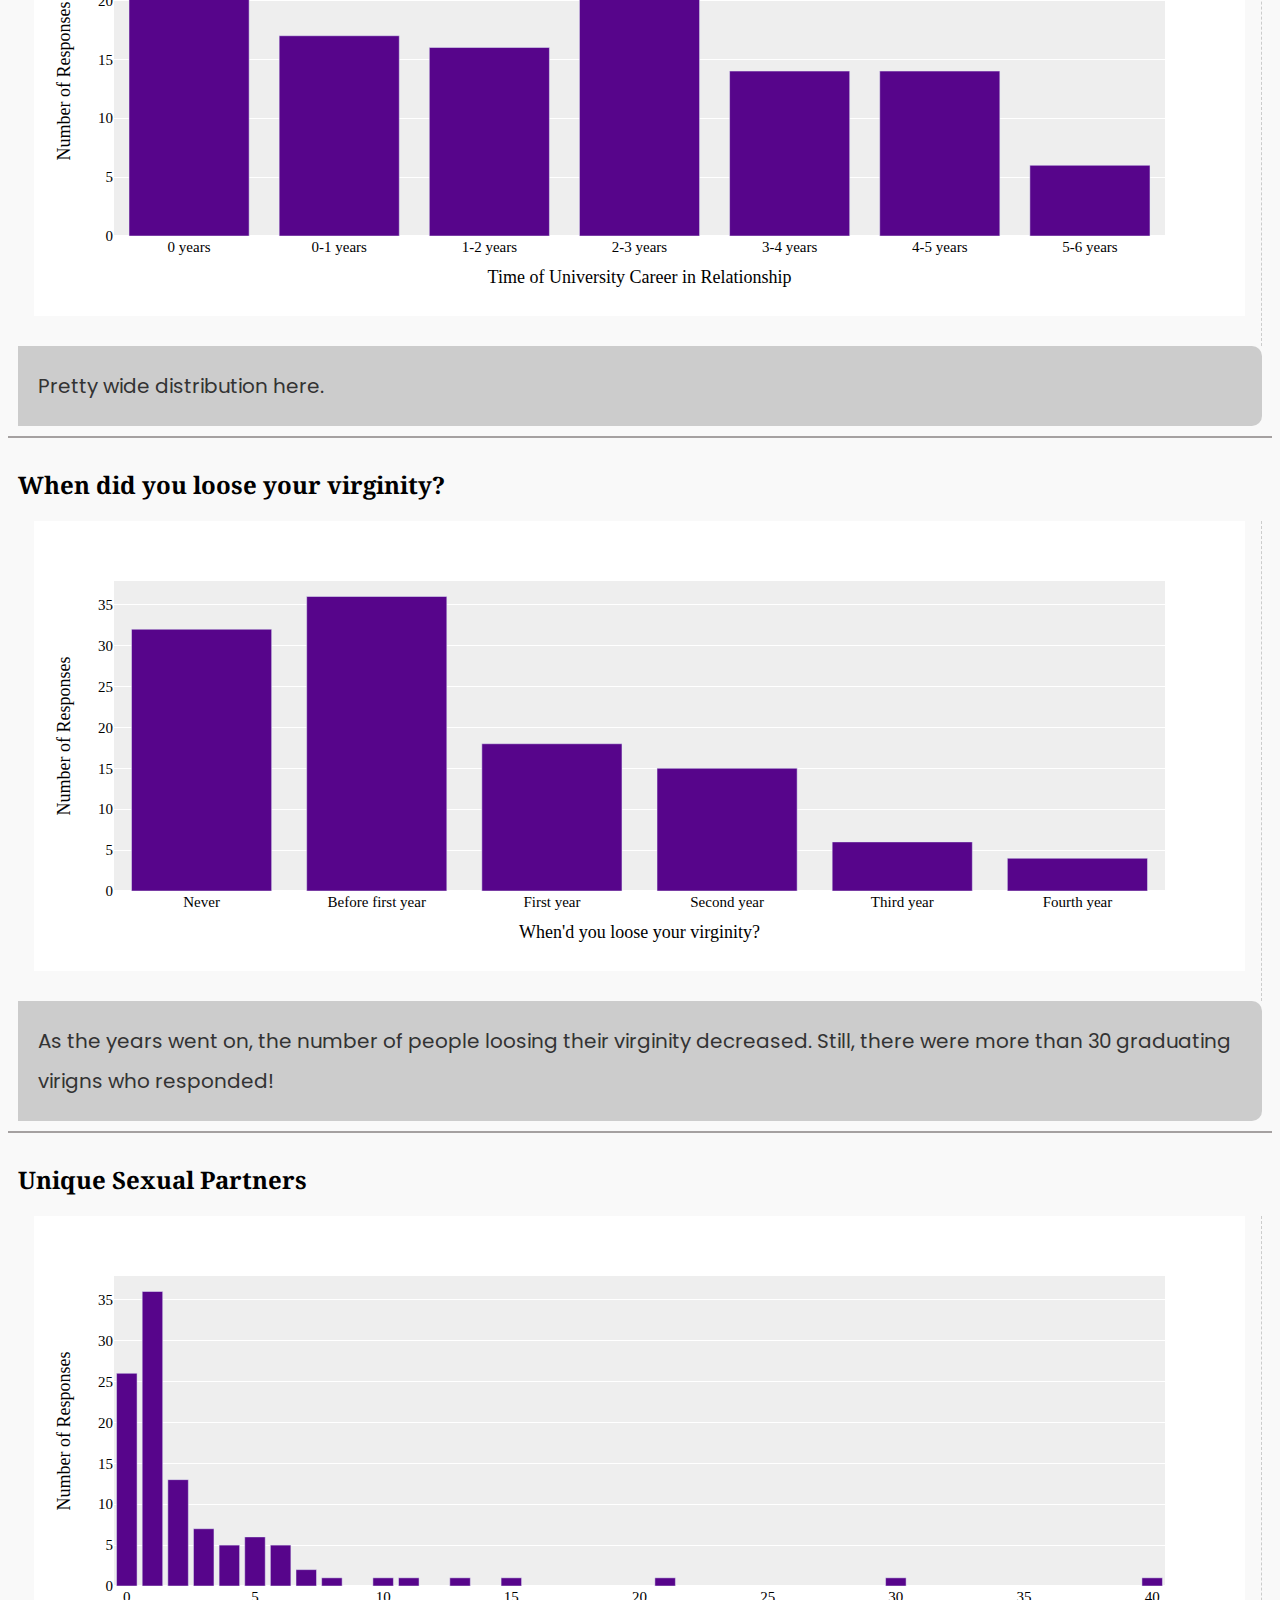
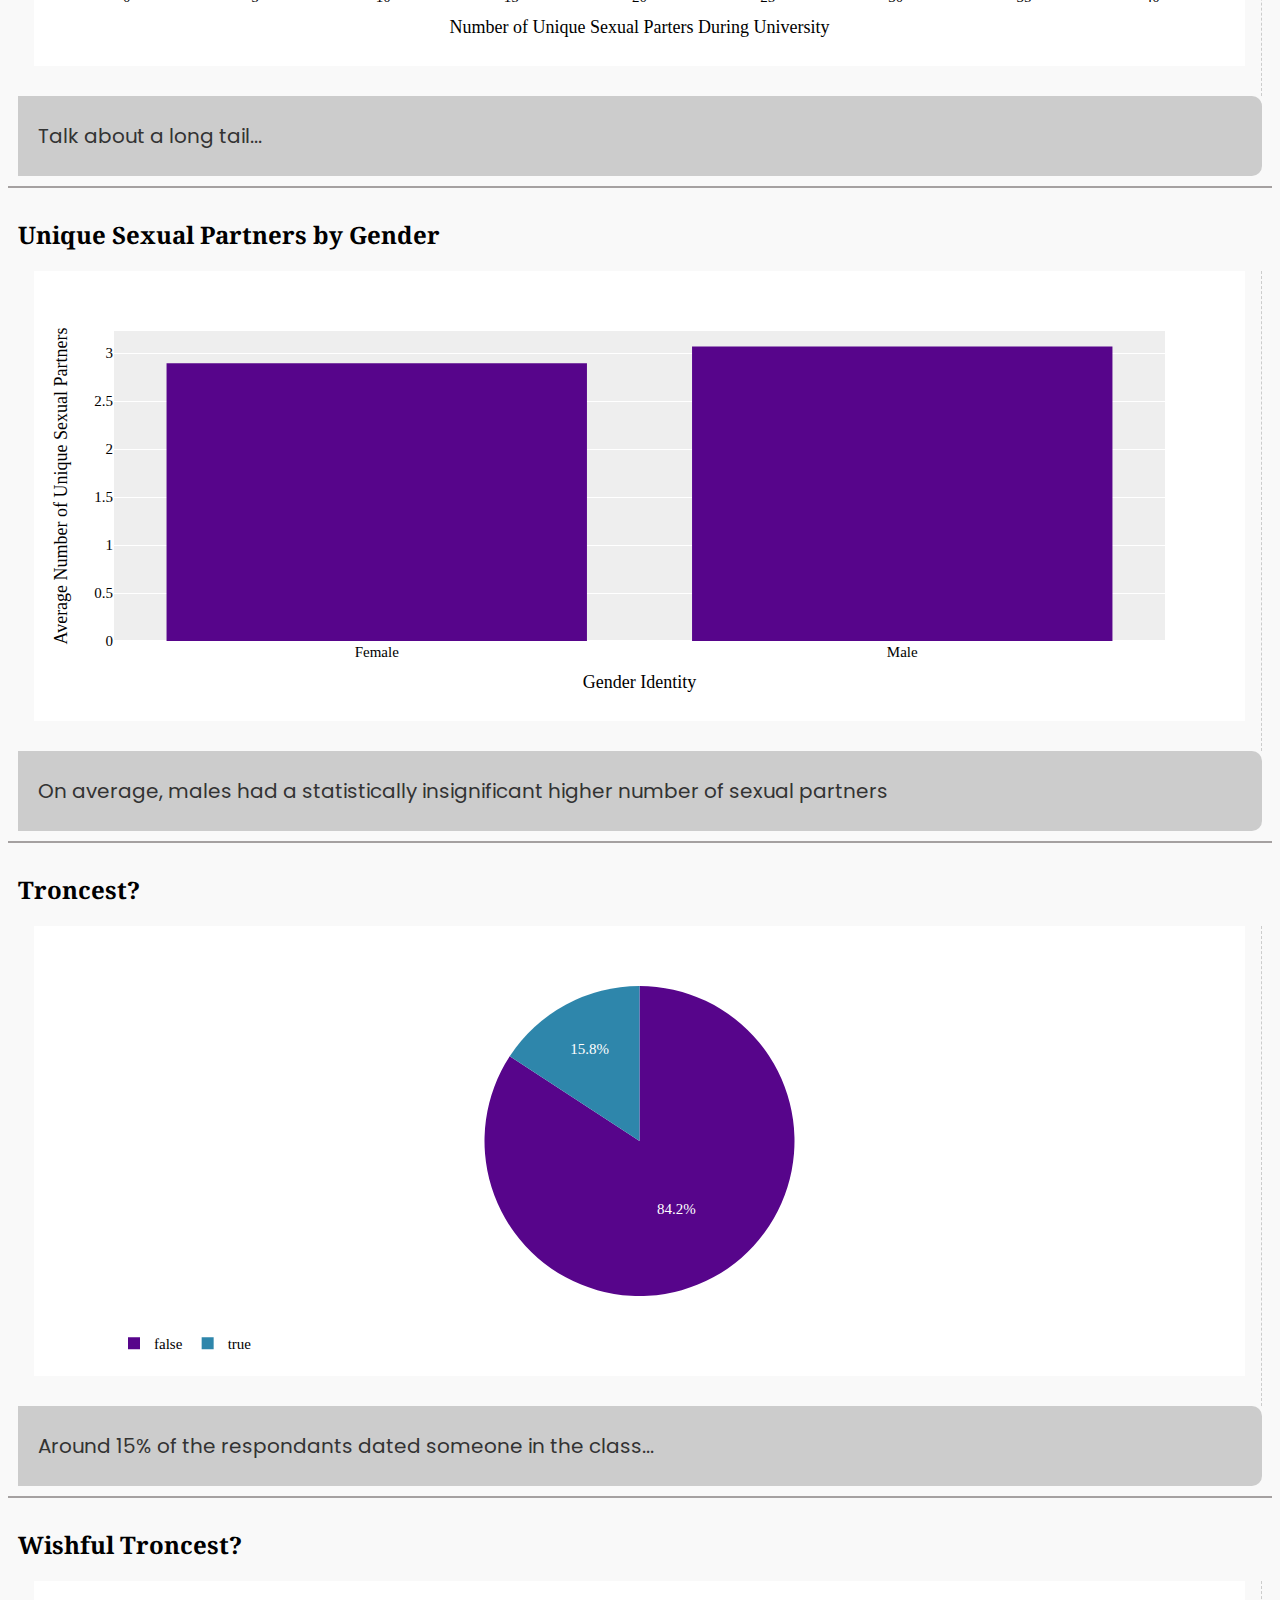
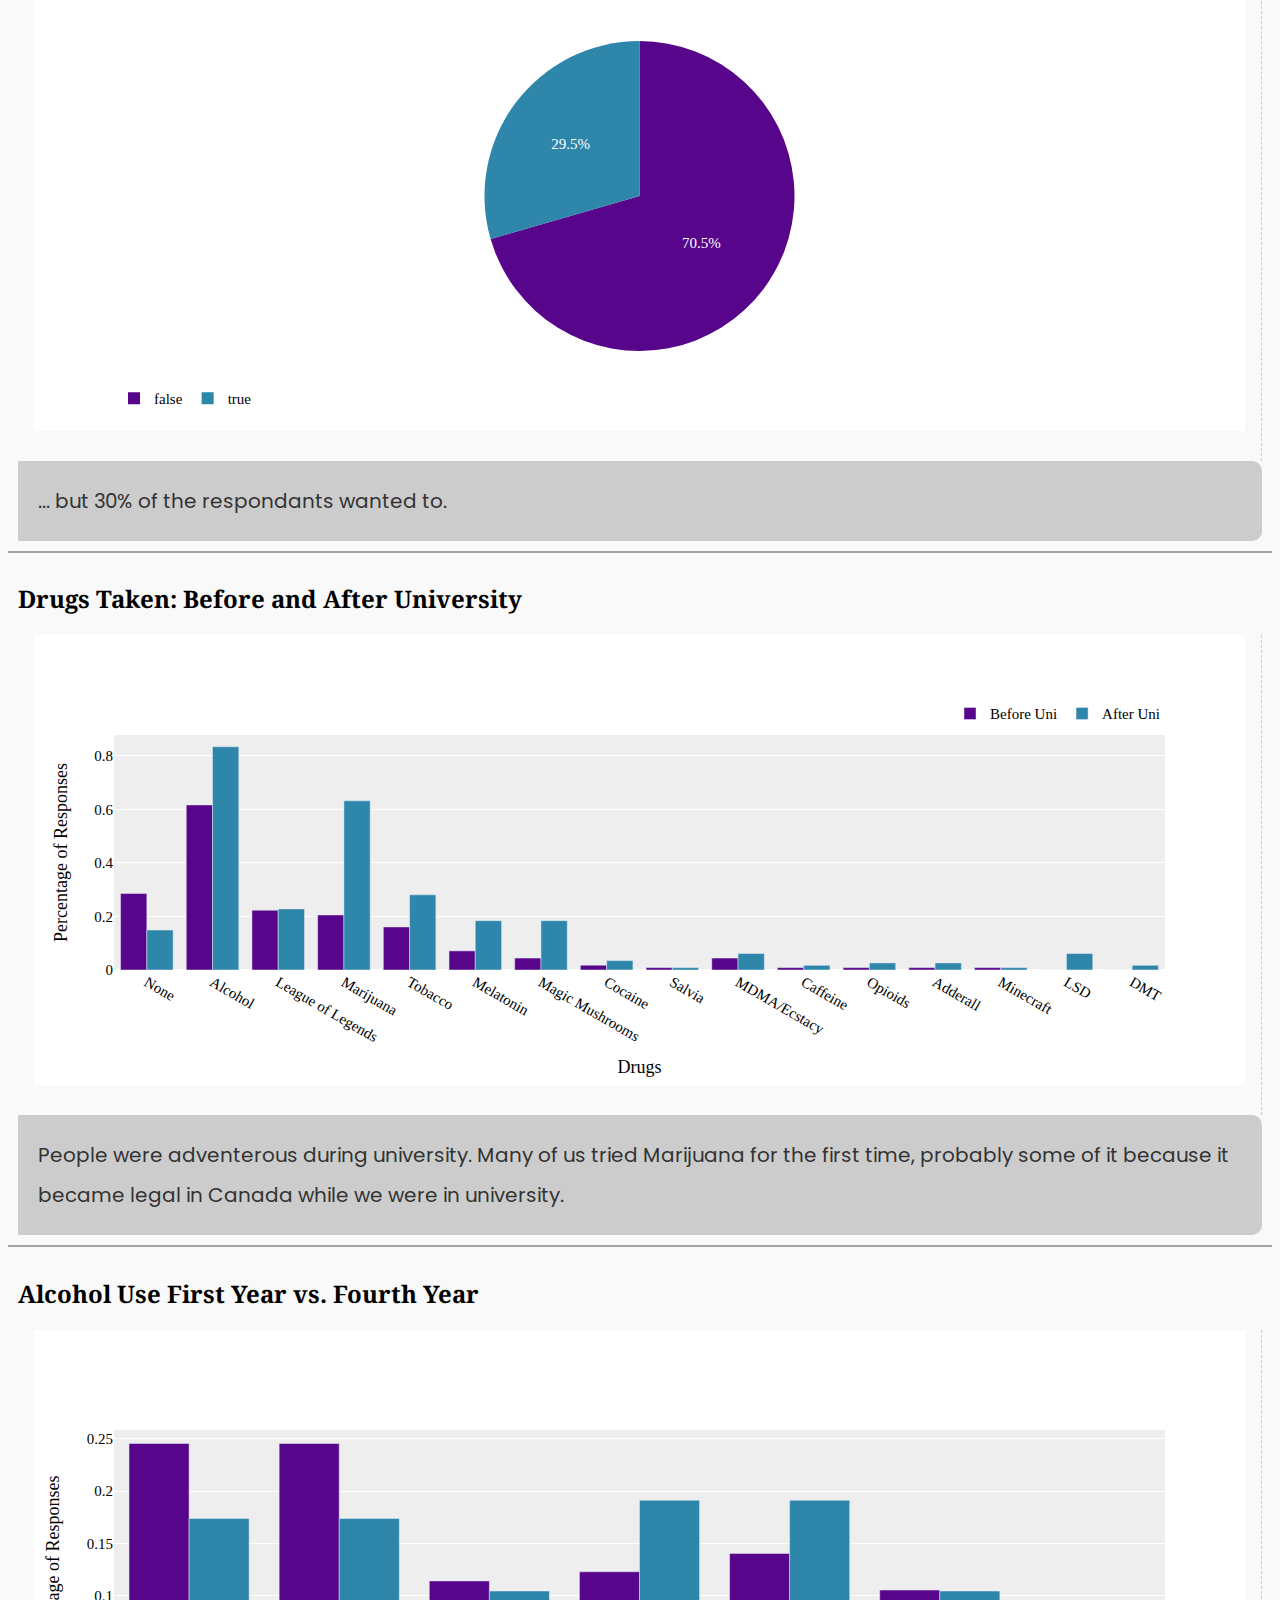
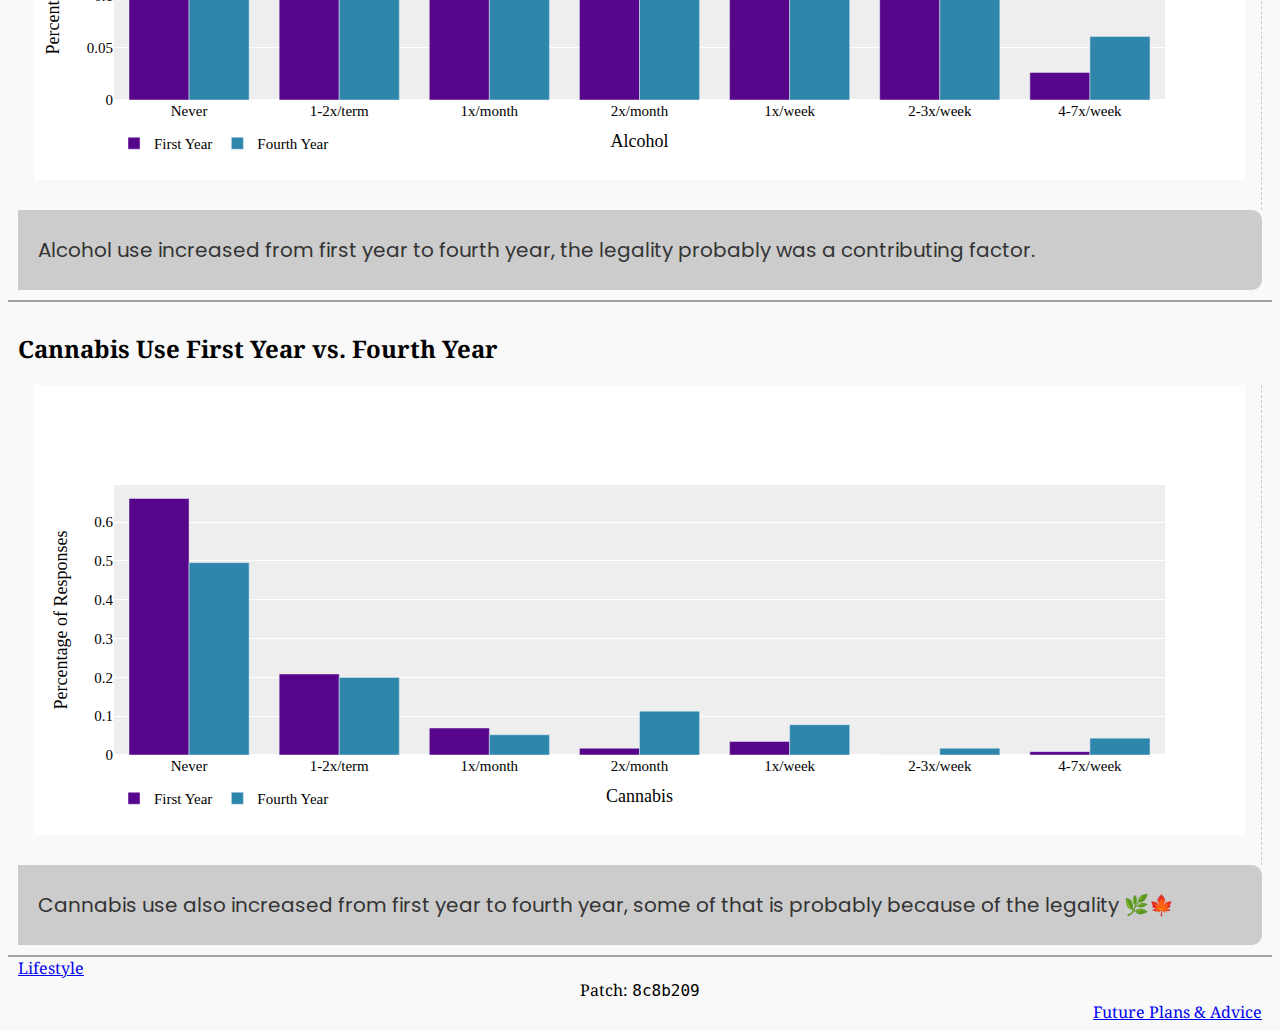
<file: sdr.html>
<!doctype html>
<html lang="en" data-bs-theme="light">

<head>
    <!-- Google tag (gtag.js) -->
    <script async src=" https://www.googletagmanager.com/gtag/js?id=G-RNSN3MQ0Q7">
    </script>
    <script>
        window.dataLayer = window.dataLayer || [];
        function gtag() { dataLayer.push(arguments); }
        gtag('js', new Date());

        gtag('config', 'G-RNSN3MQ0Q7');
    </script>

    <link rel="preconnect" href="https://fonts.googleapis.com">
    <link rel="preconnect" href="https://fonts.gstatic.com" crossorigin>
    <link href="https://fonts.googleapis.com/css2?family=Noto+Serif&family=Poppins:wght@300&display=swap"
        rel="stylesheet">
    <link rel="stylesheet" href="style.css">
    <meta charset="utf-8">
    <meta name="viewport" content="width=device-width, initial-scale=1">
    <meta name="page-name" content="sdr">
    <title>Mechatronics Class Profile 2022</title>
    <link href=" https://cdn.jsdelivr.net/npm/bootstrap@5.3.0-alpha3/dist/css/bootstrap.min.css" rel="stylesheet"
        integrity="sha384-KK94CHFLLe+nY2dmCWGMq91rCGa5gtU4mk92HdvYe+M/SXH301p5ILy+dN9+nJOZ" crossorigin="anonymous">
</head>

<body>
    <script src="https://cdn.jsdelivr.net/npm/bootstrap@5.3.0-alpha3/dist/js/bootstrap.bundle.min.js"
        integrity="sha384-ENjdO4Dr2bkBIFxQpeoTz1HIcje39Wm4jDKdf19U8gI4ddQ3GYNS7NTKfAdVQSZe"
        crossorigin="anonymous"></script>

    <script src="plotly.min.js"></script>
    <nav class="navbar navbar-expand-lg">
        <a class="navbar-brand" href="index.html">Tron 2022 Class Profile</a>
        <button class="navbar-toggler" type="button" data-toggle="collapse" data-target="#navbarNavAltMarkup"
            aria-controls="navbarNavAltMarkup" aria-expanded="false" aria-label="Toggle navigation">
            <span class="navbar-toggler-icon"></span>
        </button>
        <div class="collapse navbar-collapse" id="navbarNavAltMarkup">
            <div class="navbar-nav" id="topNavBar">


            </div>
        </div>
    </nav>

    <div class="container">
        <div class="alert alert-warning mobile-warning">
            View this website on desktop for the best experience!
        </div><div class="row border-row">
    <h2>Number of Relationships During Degree</h2>
    <div class="col-md-8 graph-wrapper">
        <div id="numberOfRelationships" class="plotly-graph-div" style="height:100%; width:100%;"></div>
    </div>
    <div class="col-md-4 graph-writeup">
        The class of 2020 had more people in two relationships than us, maybe another COVID effect?
    </div>
</div><div class="row border-row">
    <h2>Where'd you meet your SO?</h2>
    <div class="col-md-8 graph-wrapper">
        <div id="SOMeeting" class="plotly-graph-div" style="height:100%; width:100%;"></div>
    </div>
    <div class="col-md-4 graph-writeup">
        Other than the single people, the single most common place to meet your SO was high school!
    </div>
</div><div class="row border-row">
    <h2>Time in University Career in Relationship</h2>
    <div class="col-md-8 graph-wrapper">
        <div id="timeInRelationship" class="plotly-graph-div" style="height:100%; width:100%;"></div>
    </div>
    <div class="col-md-4 graph-writeup">
        Pretty wide distribution here.
    </div>
</div><div class="row border-row">
    <h2>When did you loose your virginity?</h2>
    <div class="col-md-8 graph-wrapper">
        <div id="virginityLostTime" class="plotly-graph-div" style="height:100%; width:100%;"></div>
    </div>
    <div class="col-md-4 graph-writeup">
        As the years went on, the number of people loosing their virginity decreased. Still, there were more than 30 graduating virigns who responded!
    </div>
</div><div class="row border-row">
    <h2>Unique Sexual Partners</h2>
    <div class="col-md-8 graph-wrapper">
        <div id="uniqueSexualPartners" class="plotly-graph-div" style="height:100%; width:100%;"></div>
    </div>
    <div class="col-md-4 graph-writeup">
        Talk about a long tail...
    </div>
</div><div class="row border-row">
    <h2>Unique Sexual Partners by Gender</h2>
    <div class="col-md-8 graph-wrapper">
        <div id="genderComp_uniqueSexualPartners" class="plotly-graph-div" style="height:100%; width:100%;"></div>
    </div>
    <div class="col-md-4 graph-writeup">
        On average, males had a statistically insignificant higher number of sexual partners
    </div>
</div><div class="row border-row">
    <h2>Troncest?</h2>
    <div class="col-md-8 graph-wrapper">
        <div id="troncest" class="plotly-graph-div" style="height:100%; width:100%;"></div>
    </div>
    <div class="col-md-4 graph-writeup">
        Around 15% of the respondants dated someone in the class...
    </div>
</div><div class="row border-row">
    <h2>Wishful Troncest?</h2>
    <div class="col-md-8 graph-wrapper">
        <div id="wishfulTroncest" class="plotly-graph-div" style="height:100%; width:100%;"></div>
    </div>
    <div class="col-md-4 graph-writeup">
        ... but 30% of the respondants wanted to.
    </div>
</div><div class="row border-row">
    <h2>Drugs Taken: Before and After University</h2>
    <div class="col-md-8 graph-wrapper">
        <div id="beforeUni_Drugs" class="plotly-graph-div" style="height:100%; width:100%;"></div>
    </div>
    <div class="col-md-4 graph-writeup">
        People were adventerous during university. Many of us tried Marijuana for the first time, probably some of it because it became legal in Canada while we were in university.
    </div>
</div><div class="row border-row">
    <h2>Alcohol Use First Year vs. Fourth Year</h2>
    <div class="col-md-8 graph-wrapper">
        <div id="yearComps_Alcohol" class="plotly-graph-div" style="height:100%; width:100%;"></div>
    </div>
    <div class="col-md-4 graph-writeup">
        Alcohol use increased from first year to fourth year, the legality probably was a contributing factor.
    </div>
</div><div class="row border-row">
    <h2>Cannabis Use First Year vs. Fourth Year</h2>
    <div class="col-md-8 graph-wrapper">
        <div id="yearComps_Cannabis" class="plotly-graph-div" style="height:100%; width:100%;"></div>
    </div>
    <div class="col-md-4 graph-writeup">
        Cannabis use also increased from first year to fourth year, some of that is probably because of the legality 🌿🍁
    </div>
</div><div class="row">
    <div class="col-4"><a href="#" id="previous-link" type="button" class="btn btn-outline-secondary">Previous</a></div>
    <div class="col-4 patch-container" style="text-align:center">Patch: <span class="patch">8c8b209
</span></div>
    <div class="col-4" style="text-align: right;"><a href=" #" id="next-link" type="button"
            class="btn btn-outline-primary">Next</a></div>

</div>
</div>

</div>
<script src="graphs.js"></script>
<script src="https://code.jquery.com/jquery-3.2.1.slim.min.js"
    integrity="sha384-KJ3o2DKtIkvYIK3UENzmM7KCkRr/rE9/Qpg6aAZGJwFDMVNA/GpGFF93hXpG5KkN"
    crossorigin="anonymous"></script>
<script src="https://cdn.jsdelivr.net/npm/popper.js@1.12.9/dist/umd/popper.min.js"
    integrity="sha384-ApNbgh9B+Y1QKtv3Rn7W3mgPxhU9K/ScQsAP7hUibX39j7fakFPskvXusvfa0b4Q"
    crossorigin="anonymous"></script>
<script src="https://cdn.jsdelivr.net/npm/bootstrap@4.0.0/dist/js/bootstrap.min.js"
    integrity="sha384-JZR6Spejh4U02d8jOt6vLEHfe/JQGiRRSQQxSfFWpi1MquVdAyjUar5+76PVCmYl"
    crossorigin="anonymous"></script>

<script src="main.js"></script>


</body>

</html>
</file>
<file: style.css>
/* Set font families */
body {
    font-family: 'Noto Serif', serif;
    background-color: #333;
}

h2 {
    font-family: 'Noto Serif', serif;
}

/* Adjust graph section layout */
.graph-section {
    width: 100%;
    display: flex;
    flex-direction: row;
    align-items: flex-start;

}

/* Adjust graph wrapper styles */
.graph-wrapper {
    /* height: 40em; */
    min-height: 30em;
    max-height: none;
    background-color: var(--bs-body-bg);
    border-right: 1px dashed #ccc;
    padding-right: 1em;
    padding-left: 1em;

    /* White background for the graph wrapper */
}

/* Adjust graph writeup styles */
.graph-writeup {
    background-color: #ccc;
    /* Set the background color to lightgray or any color you prefer */
    color: #333;
    align-self: stretch;
    font-size: 20px;
    /* Make the element stretch to fill the height of the row */
    padding: 1em;
    /* Add padding for better readability */
    /* display: flex; */
    /* align-items: center; */
    border-top-right-radius: 10px;
    border-bottom-right-radius: 10px;
    font-family: 'Poppins', sans-serif;
    line-height: 2em;
    size: 1.2em;
}

.mobile-warning {
    visibility: hidden;
}



/* Adjust row styles */
.border-row {
    padding: 10px;
    border-bottom: 2px solid #a5a1a1;
    /* Add a 1px solid line at the bottom of each row */
}


/* Set body background color */
body {
    background-color: #f9f9f9;
    /* Subtle off-white background */
}

/* Adjust navbar brand padding */
.navbar-brand {
    padding-left: 20px;
    font-family: 'Noto Serif', serif;
}

/* Capitalize first letter of nav links */
.nav-link::first-letter {
    text-transform: capitalize;
}

.navbar-toggler {
    margin-right: 10px;
}

.preamble {
    background-color: #a5a1a1;
    font-family: 'Noto', 'sans-serif';
}

.index-row {
    /* height: ; */

}

.patch {
    font-family: 'monospace'
}


.quote {
    text-align: left;
    font-style: italic;
}

.quote-symbol {
    font-size: 24px;
    /* float: left; */
    margin-right: 10px;
}

.quote p {
    font-size: 16px;
}


.carousel-item img {
    object-fit: contain;
    object-position: center;
    height: 60vh;
    /* overflow: hidden; */
}

.carousel-control-next,
.carousel-control-prev {
    filter: invert(100%);
}

.carousel-caption {
    background-color: #cccccc36;
    color: black;
    width: 100%;
    left: 0px !important;
    position: relative !important;
    /* margin-top: 5px; */
    top: 0px;
}

.carousel-caption h5 {
    color: black;
}

.carousel-caption p {
    color: rgb(65, 64, 64);
}

.btn {
    margin: 10px;
}


/* Override the rounded corners for mobile screens */
@media (max-width: 768px) {
    .graph-writeup {
        border-top-right-radius: 0px;
        border-bottom-left-radius: 10px;
    }

    .graph-wrapper {
        border-right: none;
        border-bottom: 1px dashed #ccc;
        padding-bottom: 1em;
    }

    /* Give some margin for nav-items when they're in the dropdown! */
    .nav-item {
        margin-left: 22px;
    }

    .mobile-warning {
        visibility: visible;
    }


    .carousel-item img {
        height: 30vh;
    }
}
</file>
